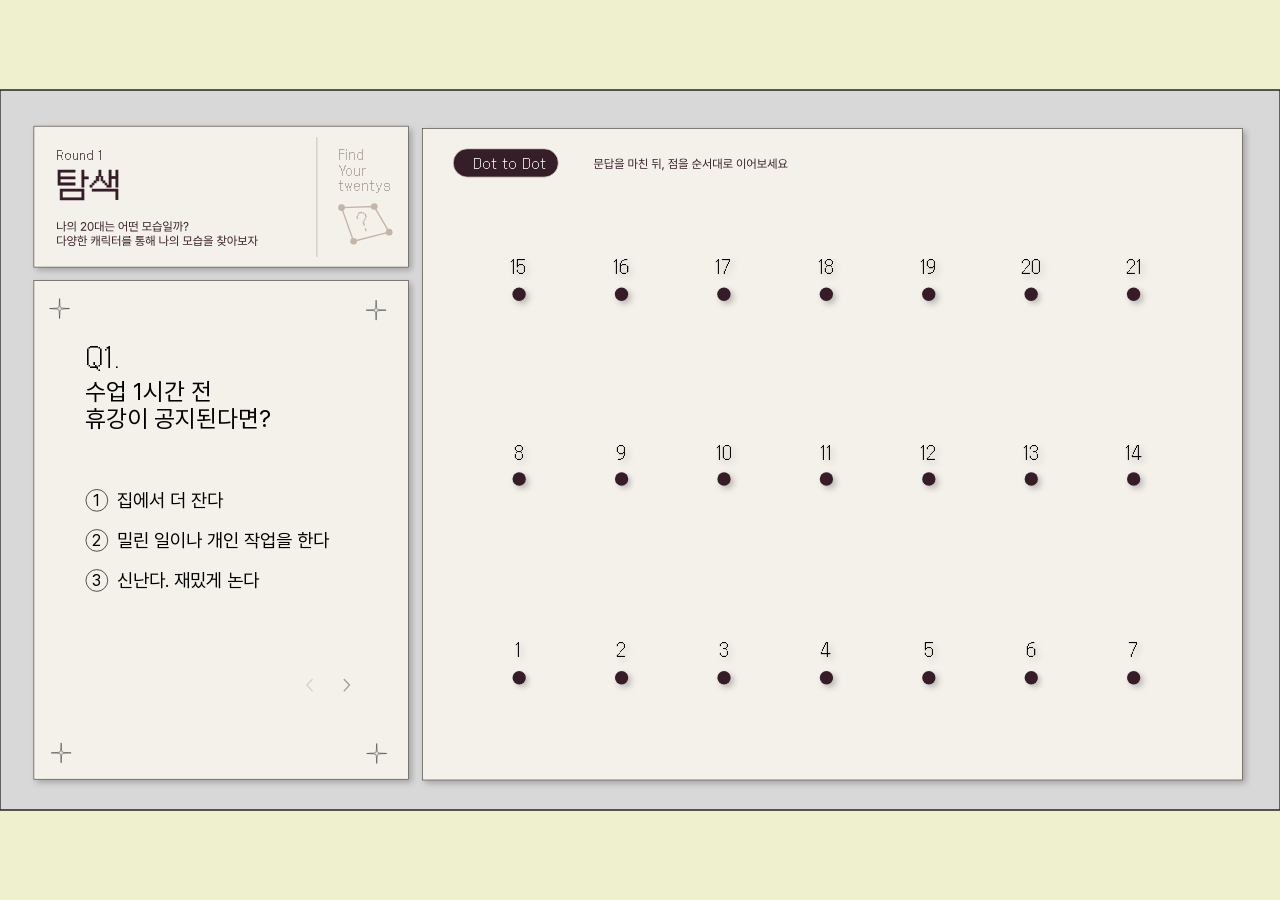
<file: index.html>
<!doctype html>
<html lang="ko"><head><meta charset="utf-8"><meta name="viewport" content="width=device-width, initial-scale=1"><title>My First Home</title><style>html,body,iframe{width:100%;height:100%;margin:0;border:0;display:block;overflow:hidden}body{background:white}</style></head><body><iframe id="stage" title="My First Home"></iframe><script type="module">
import { installHeldPieceAppearance } from './shared/held-piece.js';
import { installStageNavigation } from './shared/stage-navigation.js';
const frame = document.querySelector('#stage');
frame.addEventListener('load', () => {
  if (frame.dataset.stage === 'round2') return;
  installHeldPieceAppearance(frame.contentDocument);
  if (frame.dataset.stage === '1') installStageNavigation(frame.contentDocument, () => {
    const url = new URL(location.href);
    url.searchParams.set('stage', '2');
    history.pushState(null, '', url);
    showStage();
  });
});
function showStage() {
  const params = new URL(location.href).searchParams;
  const requestedRound = params.get('round');
  const legacyStage = !requestedRound && ['1', '2'].includes(params.get('stage'));
  if (!legacyStage) {
    const round = ['2', '3'].includes(requestedRound) ? requestedRound : '1';
    const requestedRoom = params.get('room') === 'wooki' ? 'workki' : params.get('room');
    const room = ['workki', 'zibi', 'eddie'].includes(requestedRoom) ? requestedRoom : 'workki';
    const target = new URL('round2/index.html', location.href);
    target.searchParams.set('round', round);
    if (round !== '1') target.searchParams.set('room', room);
    frame.dataset.stage = 'round2';
    frame.contentWindow.location.replace(target);
    document.title = round === '1' ? 'Round 1 탐색 — Twentys' : `${{ workki: '왈끼', zibi: '지비지기', eddie: '에디' }[room]} · Round ${round} — Twentys`;
    return;
  }
  const requested = new URL(location.href).searchParams.get('stage');
  const stage = requested === '1' ? 1 : 2;
  // The host owns the round history; iframe loads must not add a second entry.
  frame.contentWindow.location.replace(new URL(`stages/stage${stage}/index.html`, location.href));
  frame.dataset.stage = stage;
  document.title = `${stage === 1 ? '독립' : '경험과 성장'} — My First Home`;
}
window.addEventListener('popstate', showStage);
showStage();
</script></body></html>
</file>
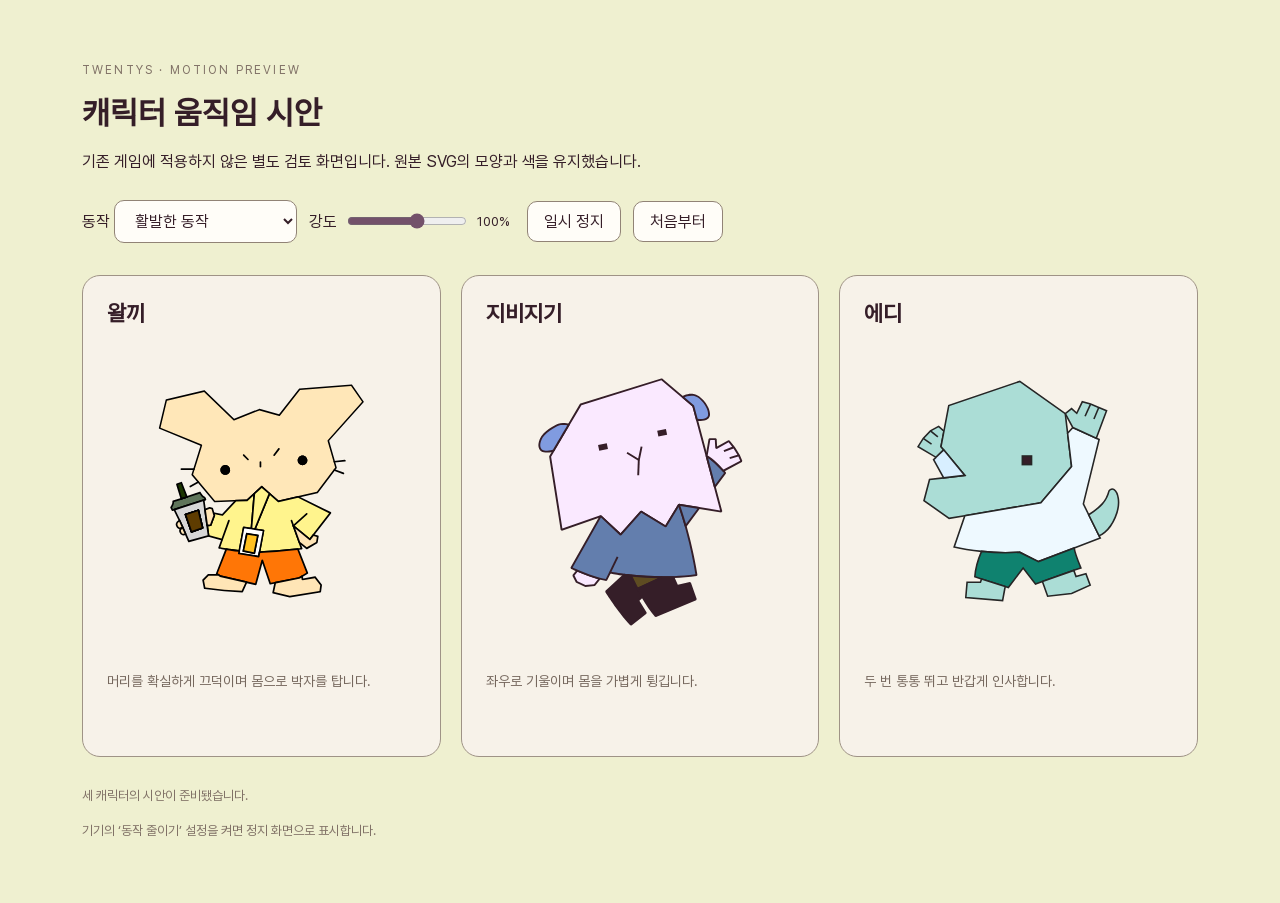
<file: motion-preview/index.html>
<!doctype html><html lang="ko"><head><meta charset="UTF-8"><meta name="viewport" content="width=device-width,initial-scale=1"><title>캐릭터 움직임 시안 — Twentys</title><link rel="stylesheet" href="styles.css"></head><body><main><header><p class="eyebrow">TWENTYS · MOTION PREVIEW</p><h1>캐릭터 움직임 시안</h1><p>기존 게임에 적용하지 않은 별도 검토 화면입니다. 원본 SVG의 모양과 색을 유지했습니다.</p><div class="controls"><label>동작 <select id="mode"><option value="active">활발한 동작</option><option value="both">부드러운 기본</option><option value="nod">끄덕임 / 가벼운 인사</option><option value="sway">몸 흔들림</option></select></label><label class="strength">강도 <input id="strength" type="range" min="40" max="140" step="10" value="100"><output id="strength-value">100%</output></label><button id="play">일시 정지</button><button id="reset">처음부터</button></div></header><section class="cards" aria-label="캐릭터 시안"><article data-room="workki"><h2>왈끼</h2><div class="art"></div><p>머리를 확실하게 끄덕이며 몸으로 박자를 탑니다.</p></article><article data-room="zibi"><h2>지비지기</h2><div class="art"></div><p>좌우로 기울이며 몸을 가볍게 튕깁니다.</p></article><article data-room="eddie"><h2>에디</h2><div class="art"></div><p>두 번 통통 뛰고 반갑게 인사합니다.</p></article></section><p id="status" role="status">원본 캐릭터를 불러오는 중…</p><p class="note">기기의 ‘동작 줄이기’ 설정을 켜면 정지 화면으로 표시합니다.</p></main><script type="module" src="preview.js"></script></body></html>
</file>
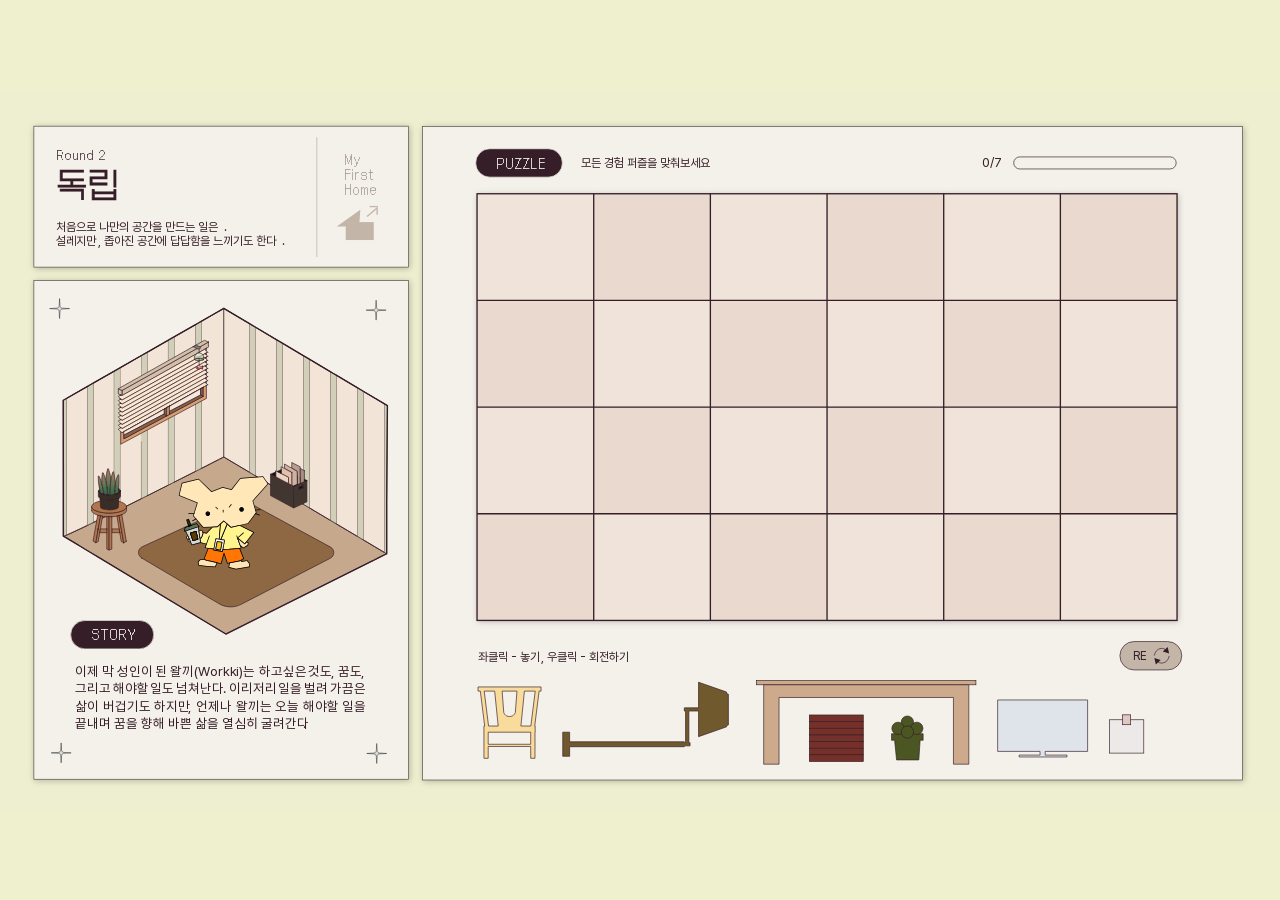
<file: round2/index.html>
<!doctype html>
<html lang="ko"><head><meta charset="utf-8"><meta name="viewport" content="width=device-width, initial-scale=1"><title>Twentys — 나를 알아가는 시간</title><link rel="stylesheet" href="./shared/styles.css"><link rel="preload" href="./assets/fonts/Pretendard-Regular.woff2" as="font" type="font/woff2" crossorigin><link rel="preload" href="./assets/fonts/Galmuri14.woff2" as="font" type="font/woff2" crossorigin></head><body><main id="game" aria-label="Twentys"><p id="loading" role="status">화면을 준비하고 있어요.</p></main><script type="module" src="./shared/entry.js"></script></body></html>
</file>
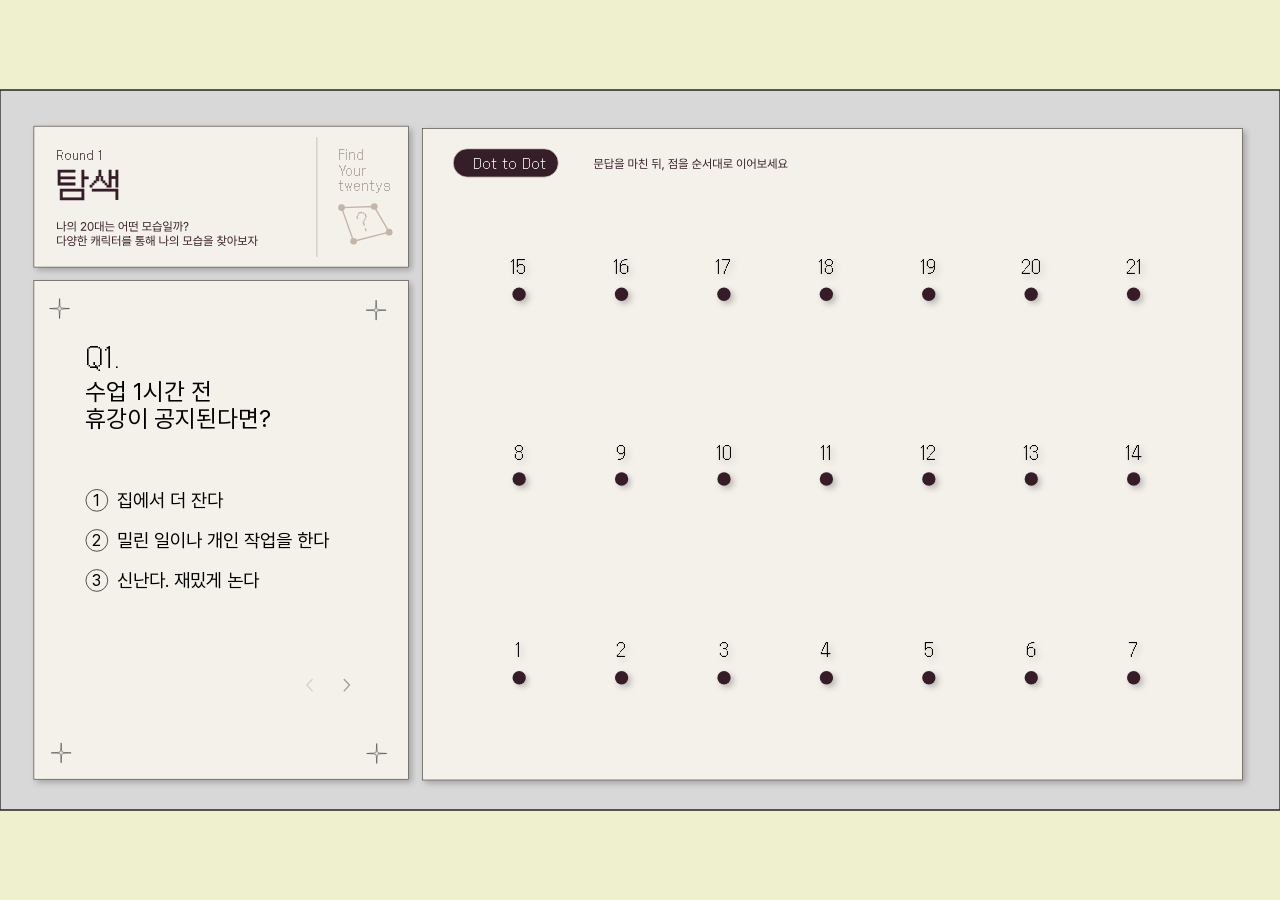
<file: round2/round1/index.html>
<!doctype html><html lang="ko"><head><meta charset="utf-8"><meta name="viewport" content="width=device-width,initial-scale=1"><title>Round 1 — Twentys</title><link rel="stylesheet" href="../shared/styles.css"></head><body><main id="game"><p id="loading">화면을 준비하고 있어요.</p></main><script type="module" src="./app.js"></script></body></html>
</file>
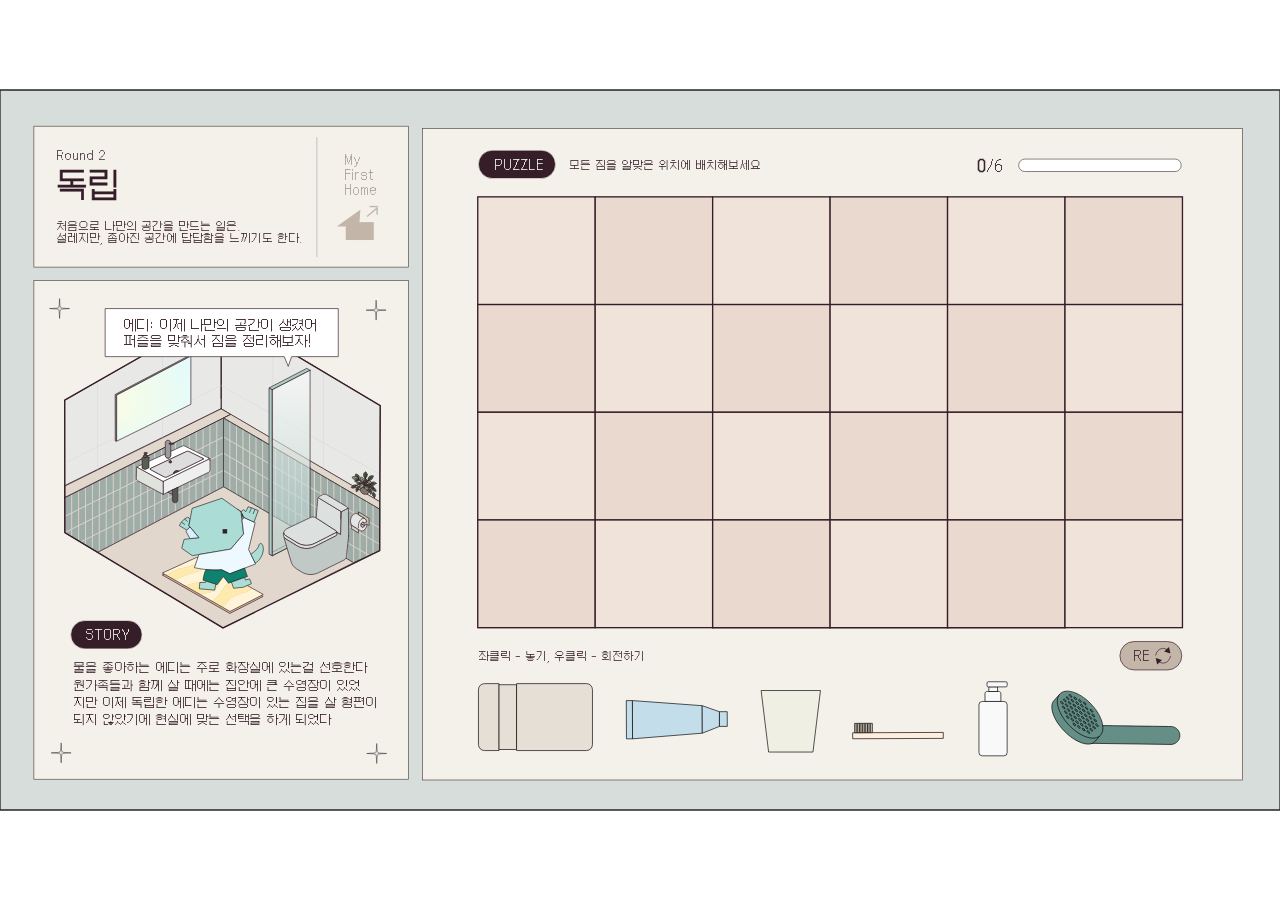
<file: stages/stage1/index.html>
<!doctype html>
<html lang="ko"><head><meta charset="utf-8"><meta name="viewport" content="width=device-width, initial-scale=1">
<meta name="theme-color" content="#d7dddb"><title>독립 — My First Home</title>
<link rel="icon" href="assets/svg/home-mark.svg" type="image/svg+xml">
<link rel="preload" href="assets/fonts/Galmuri14.woff2" as="font" type="font/woff2" crossorigin>
<link rel="stylesheet" href="styles.css"><script type="module" src="js/app.js"></script>
</head><body><main id="game"><svg xmlns="http://www.w3.org/2000/svg" xmlns:xlink="http://www.w3.org/1999/xlink" id="game-svg" viewBox="1 637.71 1920 1080" aria-label="My First Home — Round 2 독립"><defs><style>
      .cls-1, .cls-2, .cls-3, .cls-4, .cls-5, .cls-6, .cls-7, .cls-8, .cls-9, .cls-10, .cls-11, .cls-12, .cls-13, .cls-14, .cls-15, .cls-16, .cls-17, .cls-18, .cls-19, .cls-20, .cls-21, .cls-22, .cls-23, .cls-24, .cls-25, .cls-26, .cls-27, .cls-28, .cls-29, .cls-30, .cls-31, .cls-32, .cls-33, .cls-34, .cls-35, .cls-36, .cls-37, .cls-38, .cls-39, .cls-40, .cls-41, .cls-42, .cls-43, .cls-44, .cls-45, .cls-46, .cls-47, .cls-48, .cls-49, .cls-50, .cls-51, .cls-52, .cls-53, .cls-54, .cls-55, .cls-56, .cls-57, .cls-58, .cls-59, .cls-60, .cls-61, .cls-62, .cls-63, .cls-64, .cls-65, .cls-66, .cls-67, .cls-68, .cls-69, .cls-70, .cls-71, .cls-72, .cls-73, .cls-74, .cls-75, .cls-76, .cls-77, .cls-78, .cls-79, .cls-80, .cls-81, .cls-82, .cls-83, .cls-84, .cls-85, .cls-86, .cls-87, .cls-88, .cls-89, .cls-90, .cls-91, .cls-92, .cls-93, .cls-94, .cls-95, .cls-96, .cls-97 {
        stroke: #351e28;
      }

      .cls-1, .cls-4, .cls-6, .cls-9, .cls-13, .cls-98, .cls-15, .cls-99, .cls-100, .cls-30, .cls-101, .cls-102, .cls-103, .cls-104, .cls-37, .cls-43, .cls-44, .cls-105, .cls-106, .cls-49, .cls-52, .cls-107, .cls-108, .cls-109, .cls-60, .cls-110, .cls-62, .cls-111, .cls-112, .cls-113, .cls-114, .cls-115, .cls-67, .cls-116, .cls-117, .cls-118, .cls-83, .cls-119, .cls-120, .cls-121, .cls-122, .cls-86, .cls-123, .cls-124, .cls-125, .cls-126, .cls-127, .cls-128, .cls-94, .cls-129, .cls-130, .cls-131, .cls-132, .cls-133, .cls-97, .cls-134 {
        stroke-miterlimit: 10;
      }

      .cls-1, .cls-8 {
        fill: #e2d7cc;
      }

      .cls-2 {
        fill: #efceb1;
      }

      .cls-2, .cls-3, .cls-5, .cls-7, .cls-8, .cls-10, .cls-11, .cls-12, .cls-135, .cls-14, .cls-16, .cls-17, .cls-18, .cls-19, .cls-20, .cls-136, .cls-21, .cls-22, .cls-23, .cls-24, .cls-25, .cls-26, .cls-27, .cls-28, .cls-29, .cls-31, .cls-32, .cls-33, .cls-34, .cls-35, .cls-36, .cls-38, .cls-137, .cls-39, .cls-40, .cls-41, .cls-138, .cls-42, .cls-45, .cls-46, .cls-47, .cls-48, .cls-50, .cls-51, .cls-53, .cls-54, .cls-55, .cls-56, .cls-57, .cls-58, .cls-59, .cls-61, .cls-63, .cls-64, .cls-65, .cls-66, .cls-68, .cls-69, .cls-70, .cls-71, .cls-72, .cls-73, .cls-74, .cls-75, .cls-76, .cls-77, .cls-78, .cls-79, .cls-80, .cls-81, .cls-82, .cls-84, .cls-139, .cls-85, .cls-140, .cls-87, .cls-88, .cls-89, .cls-90, .cls-91, .cls-92, .cls-93, .cls-95, .cls-96 {
        stroke-linejoin: round;
      }

      .cls-2, .cls-3, .cls-5, .cls-7, .cls-8, .cls-11, .cls-12, .cls-135, .cls-14, .cls-16, .cls-17, .cls-18, .cls-19, .cls-20, .cls-136, .cls-21, .cls-22, .cls-23, .cls-24, .cls-25, .cls-26, .cls-27, .cls-28, .cls-29, .cls-31, .cls-34, .cls-35, .cls-36, .cls-38, .cls-39, .cls-41, .cls-138, .cls-42, .cls-45, .cls-46, .cls-47, .cls-48, .cls-50, .cls-51, .cls-53, .cls-54, .cls-55, .cls-57, .cls-58, .cls-59, .cls-61, .cls-63, .cls-65, .cls-66, .cls-68, .cls-69, .cls-70, .cls-71, .cls-72, .cls-73, .cls-75, .cls-76, .cls-77, .cls-78, .cls-79, .cls-80, .cls-81, .cls-82, .cls-84, .cls-140, .cls-87, .cls-88, .cls-89, .cls-90, .cls-91, .cls-92, .cls-93, .cls-95 {
        stroke-linecap: round;
      }

      .cls-141, .cls-16, .cls-136, .cls-138, .cls-105, .cls-48, .cls-49, .cls-62, .cls-64, .cls-120, .cls-140, .cls-128, .cls-133 {
        fill: none;
      }

      .cls-3 {
        fill: #d89d71;
      }

      .cls-4 {
        fill: #ead9ce;
      }

      .cls-4, .cls-13, .cls-98, .cls-15, .cls-99, .cls-100, .cls-30, .cls-101, .cls-102, .cls-104, .cls-40, .cls-43, .cls-105, .cls-49, .cls-110, .cls-112, .cls-74, .cls-118, .cls-120, .cls-139, .cls-121, .cls-122, .cls-126, .cls-127, .cls-131, .cls-132, .cls-97, .cls-134 {
        stroke-width: 2px;
      }

      .cls-5 {
        fill: #edefe8;
      }

      .cls-6 {
        fill: #fff4eb;
      }

      .cls-7 {
        fill: url(#_무제_그라디언트_988);
      }

      .cls-7, .cls-68, .cls-69, .cls-70, .cls-71, .cls-88, .cls-89, .cls-90 {
        fill-opacity: .3;
      }

      .cls-9 {
        fill: #d3af92;
      }

      .cls-10, .cls-142, .cls-52, .cls-107, .cls-97 {
        fill: #f4f0ea;
      }

      .cls-143 {
        fill: #a3978d;
        font-size: 17px;
      }

      .cls-143, .cls-144, .cls-145, .cls-146, .cls-147, .cls-148, .cls-149, .cls-150, .cls-151 {
        font-family: Galmuri14-Regular, Galmuri14;
      }

      .cls-11 {
        fill: #acccc6;
      }

      .cls-12 {
        fill: #d6885c;
      }

      .cls-13 {
        fill: #f8fffd;
      }

      .cls-135 {
        fill: #9fada8;
        stroke: #e2d7cc;
      }

      .cls-14 {
        fill: #50726b;
      }

      .cls-98, .cls-99, .cls-100, .cls-103, .cls-137, .cls-110, .cls-111, .cls-113, .cls-117, .cls-118, .cls-139, .cls-122, .cls-125, .cls-130, .cls-131, .cls-132, .cls-134 {
        stroke: #262626;
      }

      .cls-98, .cls-137, .cls-74, .cls-119, .cls-139, .cls-152 {
        fill: #d7dddb;
      }

      .cls-15 {
        fill: #ffefca;
      }

      .cls-99, .cls-103 {
        fill: #abddd6;
      }

      .cls-17 {
        fill: url(#_무제_그라디언트_988-6);
      }

      .cls-18 {
        fill: url(#_무제_그라디언트_988-8);
      }

      .cls-19 {
        fill: url(#_무제_그라디언트_988-2);
      }

      .cls-20 {
        fill: url(#_무제_그라디언트_988-4);
      }

      .cls-136 {
        stroke: #a8a8a8;
      }

      .cls-21 {
        fill: url(#_무제_그라디언트_138-4);
      }

      .cls-22 {
        fill: url(#_무제_그라디언트_138-6);
      }

      .cls-23 {
        fill: url(#_무제_그라디언트_138-2);
      }

      .cls-24 {
        fill: url(#_무제_그라디언트_138-3);
      }

      .cls-25 {
        fill: url(#_무제_그라디언트_138-8);
      }

      .cls-26 {
        fill: url(#_무제_그라디언트_138-5);
      }

      .cls-27 {
        fill: url(#_무제_그라디언트_138-7);
      }

      .cls-28 {
        fill: #9b9b9b;
      }

      .cls-100, .cls-123, .cls-153, .cls-145, .cls-146, .cls-147, .cls-148, .cls-149, .cls-150, .cls-130, .cls-151 {
        fill: #351e28;
      }

      .cls-29 {
        fill: #486042;
      }

      .cls-30 {
        fill: #a9edd8;
      }

      .cls-31 {
        fill: #c1c9c7;
      }

      .cls-32 {
        fill: #9e9b78;
      }

      .cls-101, .cls-102, .cls-104, .cls-138, .cls-106, .cls-109, .cls-112, .cls-114, .cls-115, .cls-116, .cls-120, .cls-121, .cls-124, .cls-126, .cls-127, .cls-129 {
        stroke: #000;
      }

      .cls-101, .cls-36, .cls-115 {
        fill: #e5dfd6;
      }

      .cls-102, .cls-50, .cls-124 {
        fill: #648e86;
      }

      .cls-104, .cls-129 {
        fill: #c3deea;
      }

      .cls-33 {
        fill: #d6b49a;
      }

      .cls-34 {
        fill: #dae2d7;
      }

      .cls-35 {
        fill: #3e605a;
      }

      .cls-37, .cls-154 {
        fill: #c4b5a9;
      }

      .cls-38 {
        fill: #b2a094;
      }

      .cls-137 {
        stroke-width: .75px;
      }

      .cls-39 {
        fill: #563422;
      }

      .cls-40, .cls-108, .cls-109, .cls-155, .cls-72, .cls-144, .cls-125, .cls-94, .cls-134 {
        fill: #fff;
      }

      .cls-41 {
        fill: #90b286;
      }

      .cls-42 {
        fill: url(#_무제_그라디언트_138);
      }

      .cls-43 {
        fill: #efe3da;
      }

      .cls-156 {
        isolation: isolate;
      }

      .cls-45 {
        fill: #43544e;
      }

      .cls-105 {
        stroke: #c4b5a9;
      }

      .cls-46 {
        fill: #efefef;
      }

      .cls-157 {
        fill: #fff4d7;
      }

      .cls-158 {
        clip-path: url(#clippath-17);
      }

      .cls-159 {
        clip-path: url(#clippath-19);
      }

      .cls-160 {
        clip-path: url(#clippath-16);
      }

      .cls-161 {
        clip-path: url(#clippath-10);
      }

      .cls-162 {
        clip-path: url(#clippath-15);
      }

      .cls-163 {
        clip-path: url(#clippath-13);
      }

      .cls-164 {
        clip-path: url(#clippath-14);
      }

      .cls-165 {
        clip-path: url(#clippath-12);
      }

      .cls-166 {
        clip-path: url(#clippath-31);
      }

      .cls-167 {
        clip-path: url(#clippath-33);
      }

      .cls-168 {
        clip-path: url(#clippath-34);
      }

      .cls-169 {
        clip-path: url(#clippath-35);
      }

      .cls-170 {
        clip-path: url(#clippath-30);
      }

      .cls-171 {
        clip-path: url(#clippath-36);
      }

      .cls-172 {
        clip-path: url(#clippath-37);
      }

      .cls-173 {
        clip-path: url(#clippath-38);
      }

      .cls-174 {
        clip-path: url(#clippath-27);
      }

      .cls-175 {
        clip-path: url(#clippath-29);
      }

      .cls-176 {
        clip-path: url(#clippath-26);
      }

      .cls-177 {
        clip-path: url(#clippath-28);
      }

      .cls-178 {
        clip-path: url(#clippath-20);
      }

      .cls-179 {
        clip-path: url(#clippath-21);
      }

      .cls-180 {
        clip-path: url(#clippath-22);
      }

      .cls-181 {
        clip-path: url(#clippath-23);
      }

      .cls-182 {
        clip-path: url(#clippath-24);
      }

      .cls-183 {
        clip-path: url(#clippath-41);
      }

      .cls-184 {
        clip-path: url(#clippath-42);
      }

      .cls-185 {
        clip-path: url(#clippath-43);
      }

      .cls-186 {
        clip-path: url(#clippath-40);
      }

      .cls-47 {
        fill: #565656;
      }

      .cls-106, .cls-127 {
        fill: #f9f9f9;
      }

      .cls-48 {
        stroke-width: 5px;
      }

      .cls-187 {
        clip-path: url(#clippath-3);
      }

      .cls-188 {
        clip-path: url(#clippath-9);
      }

      .cls-189 {
        clip-path: url(#clippath-5);
      }

      .cls-51 {
        fill: #fff7d4;
      }

      .cls-53 {
        fill: #e5d0b7;
      }

      .cls-54 {
        fill: #d89a7c;
      }

      .cls-107, .cls-108, .cls-119, .cls-128 {
        stroke: #514840;
      }

      .cls-190, .cls-148 {
        font-size: 16px;
      }

      .cls-55 {
        fill: #bcb2a4;
      }

      .cls-191 {
        letter-spacing: 0em;
      }

      .cls-56 {
        fill: #c6c5b0;
      }

      .cls-57 {
        fill: #849b88;
      }

      .cls-58 {
        fill: #7f756e;
      }

      .cls-59, .cls-96 {
        fill: #e5e5e5;
      }

      .cls-60 {
        fill: #f4e8d3;
      }

      .cls-61 {
        fill: #e8e8e6;
      }

      .cls-110, .cls-111 {
        fill: #0f826f;
      }

      .cls-112 {
        fill: #dbcebf;
      }

      .cls-63 {
        fill: #e0e2dc;
      }

      .cls-113, .cls-118 {
        fill: #eef9ff;
      }

      .cls-114, .cls-126 {
        fill: #ffeede;
      }

      .cls-65 {
        fill: #7b9a9b;
      }

      .cls-66 {
        fill: #bfbfbf;
      }

      .cls-67 {
        fill: #8194a3;
      }

      .cls-116, .cls-121 {
        fill: #efefe4;
      }

      .cls-68 {
        fill: url(#_무제_그라디언트_988-9);
      }

      .cls-69 {
        fill: url(#_무제_그라디언트_988-5);
      }

      .cls-70 {
        fill: url(#_무제_그라디언트_988-7);
      }

      .cls-71 {
        fill: url(#_무제_그라디언트_988-3);
      }

      .cls-73 {
        fill: #c1b6ae;
      }

      .cls-117, .cls-132 {
        fill: #d8efff;
      }

      .cls-75 {
        fill: #ddd;
      }

      .cls-76 {
        fill: url(#_무제_그라디언트_988-12);
      }

      .cls-77 {
        fill: url(#_무제_그라디언트_988-14);
      }

      .cls-78 {
        fill: url(#_무제_그라디언트_988-16);
      }

      .cls-79 {
        fill: url(#_무제_그라디언트_988-10);
      }

      .cls-80 {
        fill: #dce0df;
      }

      .cls-81 {
        fill: #beddb3;
      }

      .cls-82 {
        fill: #c0cdce;
      }

      .cls-83 {
        font-size: 48px;
      }

      .cls-84 {
        fill: #e8eaea;
      }

      .cls-85 {
        fill: #ddddd3;
      }

      .cls-122 {
        fill: #a8a8a8;
      }

      .cls-144, .cls-147 {
        font-size: 18px;
      }

      .cls-86 {
        fill: #e2bb9a;
      }

      .cls-123 {
        stroke: #f4f0ea;
      }

      .cls-192 {
        letter-spacing: -.13em;
      }

      .cls-193 {
        letter-spacing: -.13em;
      }

      .cls-140 {
        stroke: #dbdbdb;
      }

      .cls-87 {
        fill: #fffee3;
      }

      .cls-194 {
        fill: #262626;
        mix-blend-mode: multiply;
        opacity: .57;
      }

      .cls-88 {
        fill: url(#_무제_그라디언트_988-13);
      }

      .cls-89 {
        fill: url(#_무제_그라디언트_988-11);
      }

      .cls-90 {
        fill: url(#_무제_그라디언트_988-15);
      }

      .cls-145 {
        font-size: 20px;
      }

      .cls-146 {
        font-size: 16.58px;
      }

      .cls-91 {
        fill: #566053;
      }

      .cls-149 {
        font-size: 25.71px;
      }

      .cls-150 {
        font-size: 25.49px;
      }

      .cls-92 {
        fill: #b3c1ae;
      }

      .cls-93 {
        fill: #d1d1cf;
      }

      .cls-195 {
        fill: #ffeaae;
      }

      .cls-131 {
        fill: #3d464c;
      }

      .cls-95 {
        fill: #b0d1ca;
      }

      .cls-133 {
        stroke: #afacaa;
      }
    </style>
    <linearGradient id="_무제_그라디언트_988" data-name="무제 그라디언트 988" x1="404.58" y1="2460.36" x2="466.1" y2="2460.36" gradientUnits="userSpaceOnUse">
      <stop offset="0" stop-color="#acccc6" stop-opacity=".6" />
      <stop offset="1" stop-color="#fcfdfd" stop-opacity=".6" />
      <stop offset="1" stop-color="#fff" stop-opacity="0" />
    </linearGradient>
    <linearGradient id="_무제_그라디언트_988-2" data-name="무제 그라디언트 988" x1="437.79" y1="2476.17" x2="437.79" y2="2198.12" xlink:href="#_무제_그라디언트_988" />
    <radialGradient id="_무제_그라디언트_138" data-name="무제 그라디언트 138" cx="231.65" cy="2240.69" fx="136.69" fy="2240.69" r="94.98" gradientUnits="userSpaceOnUse">
      <stop offset="0" stop-color="#fffcdf" />
      <stop offset="1" stop-color="#dffbff" />
    </radialGradient>
    <radialGradient id="_무제_그라디언트_138-2" data-name="무제 그라디언트 138" cx="1073.3" cy="132.78" fx="978.34" fy="132.78" r="94.98" xlink:href="#_무제_그라디언트_138" />
    <linearGradient id="_무제_그라디언트_988-3" data-name="무제 그라디언트 988" x1="1246.23" y1="352.45" x2="1307.75" y2="352.45" xlink:href="#_무제_그라디언트_988" />
    <linearGradient id="_무제_그라디언트_988-4" data-name="무제 그라디언트 988" x1="1279.45" y1="368.27" x2="1279.45" y2="90.22" xlink:href="#_무제_그라디언트_988" />
    <clipPath id="clippath-3">
      <polygon class="cls-141" points="893.8 2099.55 893.8 2261.1 893.8 2422.65 893.8 2584.2 1069.98 2584.2 1069.98 2422.65 1069.98 2261.1 1069.98 2099.55 893.8 2099.55" />
    </clipPath>
    <clipPath id="clippath-5">
      <polygon class="cls-141" points="1598.5 1938 1422.33 1938 1422.33 2099.55 1598.5 2099.55 1774.68 2099.55 1774.68 1938 1598.5 1938" />
    </clipPath>
    <linearGradient id="_무제_그라디언트_988-5" data-name="무제 그라디언트 988" y1="1320.36" y2="1320.36" xlink:href="#_무제_그라디언트_988" />
    <linearGradient id="_무제_그라디언트_988-6" data-name="무제 그라디언트 988" x1="437.79" y1="1336.17" x2="437.79" y2="1058.12" xlink:href="#_무제_그라디언트_988" />
    <radialGradient id="_무제_그라디언트_138-3" data-name="무제 그라디언트 138" cy="1100.69" fy="1100.69" xlink:href="#_무제_그라디언트_138" />
    <linearGradient id="_무제_그라디언트_988-7" data-name="무제 그라디언트 988" y1="3600.36" y2="3600.36" xlink:href="#_무제_그라디언트_988" />
    <linearGradient id="_무제_그라디언트_988-8" data-name="무제 그라디언트 988" x1="437.79" y1="3616.17" x2="437.79" y2="3338.12" xlink:href="#_무제_그라디언트_988" />
    <radialGradient id="_무제_그라디언트_138-4" data-name="무제 그라디언트 138" cy="3380.69" fx="136.69" fy="3380.69" r="94.98" xlink:href="#_무제_그라디언트_138" />
    <clipPath id="clippath-9">
      <polygon class="cls-141" points="717.63 3239.55 717.63 3401.1 717.63 3562.65 717.63 3724.2 893.8 3724.2 893.8 3562.65 893.8 3401.1 893.8 3239.55 717.63 3239.55" />
    </clipPath>
    <clipPath id="clippath-10">
      <polygon class="cls-141" points="893.8 3239.55 893.8 3401.1 893.8 3562.65 893.8 3724.2 1069.98 3724.2 1069.98 3562.65 1069.98 3401.1 1069.98 3239.55 893.8 3239.55" />
    </clipPath>
    <clipPath id="clippath-12">
      <polygon class="cls-141" points="1246.15 3078 1069.98 3078 893.8 3078 717.63 3078 717.63 3239.55 893.8 3239.55 1069.98 3239.55 1069.98 3401.1 1246.15 3401.1 1422.33 3401.1 1422.33 3239.55 1422.33 3078 1246.15 3078" />
    </clipPath>
    <clipPath id="clippath-13">
      <polygon class="cls-141" points="1598.5 3078 1422.33 3078 1422.33 3239.55 1598.5 3239.55 1774.68 3239.55 1774.68 3078 1598.5 3078" />
    </clipPath>
    <clipPath id="clippath-14">
      <polygon class="cls-141" points="1246.15 3401.1 1069.98 3401.1 1069.98 3562.65 1069.98 3724.2 1246.15 3724.2 1422.33 3724.2 1422.33 3562.65 1422.33 3401.1 1246.15 3401.1" />
    </clipPath>
    <clipPath id="clippath-15">
      <polygon class="cls-141" points="1598.5 3239.55 1422.33 3239.55 1422.33 3401.1 1422.33 3562.65 1422.33 3724.2 1598.5 3724.2 1774.68 3724.2 1774.68 3562.65 1774.68 3401.1 1774.68 3239.55 1598.5 3239.55" />
    </clipPath>
    <linearGradient id="_무제_그라디언트_988-9" data-name="무제 그라디언트 988" y1="7020.36" y2="7020.36" xlink:href="#_무제_그라디언트_988" />
    <linearGradient id="_무제_그라디언트_988-10" data-name="무제 그라디언트 988" x1="437.79" y1="7036.17" x2="437.79" y2="6758.12" xlink:href="#_무제_그라디언트_988" />
    <radialGradient id="_무제_그라디언트_138-5" data-name="무제 그라디언트 138" cy="6800.69" fx="136.69" fy="6800.69" r="94.98" xlink:href="#_무제_그라디언트_138" />
    <clipPath id="clippath-16">
      <polygon class="cls-141" points="717.63 6659.55 717.63 6821.1 717.63 6982.65 717.63 7144.2 893.8 7144.2 893.8 6982.65 893.8 6821.1 893.8 6659.55 717.63 6659.55" />
    </clipPath>
    <clipPath id="clippath-17">
      <polygon class="cls-141" points="893.8 6659.55 893.8 6821.1 893.8 6982.65 893.8 7144.2 1069.98 7144.2 1069.98 6982.65 1069.98 6821.1 1069.98 6659.55 893.8 6659.55" />
    </clipPath>
    <clipPath id="clippath-19">
      <polygon class="cls-141" points="1246.15 6498 1069.98 6498 893.8 6498 717.63 6498 717.63 6659.55 893.8 6659.55 1069.98 6659.55 1069.98 6821.1 1246.15 6821.1 1422.33 6821.1 1422.33 6659.55 1422.33 6498 1246.15 6498" />
    </clipPath>
    <clipPath id="clippath-20">
      <polygon class="cls-141" points="1598.5 6498 1422.33 6498 1422.33 6659.55 1598.5 6659.55 1774.68 6659.55 1774.68 6498 1598.5 6498" />
    </clipPath>
    <clipPath id="clippath-21">
      <polygon class="cls-141" points="1246.15 6821.1 1069.98 6821.1 1069.98 6982.65 1069.98 7144.2 1246.15 7144.2 1422.33 7144.2 1422.33 6982.65 1422.33 6821.1 1246.15 6821.1" />
    </clipPath>
    <clipPath id="clippath-22">
      <polygon class="cls-141" points="1598.5 6659.55 1422.33 6659.55 1422.33 6821.1 1422.33 6982.65 1422.33 7144.2 1598.5 7144.2 1774.68 7144.2 1774.68 6982.65 1774.68 6821.1 1774.68 6659.55 1598.5 6659.55" />
    </clipPath>
    <linearGradient id="_무제_그라디언트_988-11" data-name="무제 그라디언트 988" y1="7020.36" y2="7020.36" xlink:href="#_무제_그라디언트_988" />
    <linearGradient id="_무제_그라디언트_988-12" data-name="무제 그라디언트 988" x1="437.79" y1="7036.17" x2="437.79" y2="6758.12" xlink:href="#_무제_그라디언트_988" />
    <radialGradient id="_무제_그라디언트_138-6" data-name="무제 그라디언트 138" cy="6800.69" fx="136.69" fy="6800.69" r="94.98" xlink:href="#_무제_그라디언트_138" />
    <clipPath id="clippath-23">
      <polygon class="cls-141" points="717.63 6659.55 717.63 6821.1 717.63 6982.65 717.63 7144.2 893.8 7144.2 893.8 6982.65 893.8 6821.1 893.8 6659.55 717.63 6659.55" />
    </clipPath>
    <clipPath id="clippath-24">
      <polygon class="cls-141" points="893.8 6659.55 893.8 6821.1 893.8 6982.65 893.8 7144.2 1069.98 7144.2 1069.98 6982.65 1069.98 6821.1 1069.98 6659.55 893.8 6659.55" />
    </clipPath>
    <clipPath id="clippath-26">
      <polygon class="cls-141" points="1246.15 6498 1069.98 6498 893.8 6498 717.63 6498 717.63 6659.55 893.8 6659.55 1069.98 6659.55 1069.98 6821.1 1246.15 6821.1 1422.33 6821.1 1422.33 6659.55 1422.33 6498 1246.15 6498" />
    </clipPath>
    <clipPath id="clippath-27">
      <polygon class="cls-141" points="1598.5 6498 1422.33 6498 1422.33 6659.55 1598.5 6659.55 1774.68 6659.55 1774.68 6498 1598.5 6498" />
    </clipPath>
    <clipPath id="clippath-28">
      <polygon class="cls-141" points="1246.15 6821.1 1069.98 6821.1 1069.98 6982.65 1069.98 7144.2 1246.15 7144.2 1422.33 7144.2 1422.33 6982.65 1422.33 6821.1 1246.15 6821.1" />
    </clipPath>
    <clipPath id="clippath-29">
      <polygon class="cls-141" points="1598.5 6659.55 1422.33 6659.55 1422.33 6821.1 1422.33 6982.65 1422.33 7144.2 1598.5 7144.2 1774.68 7144.2 1774.68 6982.65 1774.68 6821.1 1774.68 6659.55 1598.5 6659.55" />
    </clipPath>
    <linearGradient id="_무제_그라디언트_988-13" data-name="무제 그라디언트 988" y1="7020.36" y2="7020.36" xlink:href="#_무제_그라디언트_988" />
    <linearGradient id="_무제_그라디언트_988-14" data-name="무제 그라디언트 988" x1="437.79" y1="7036.17" x2="437.79" y2="6758.12" xlink:href="#_무제_그라디언트_988" />
    <radialGradient id="_무제_그라디언트_138-7" data-name="무제 그라디언트 138" cy="6800.69" fx="136.69" fy="6800.69" r="94.98" xlink:href="#_무제_그라디언트_138" />
    <clipPath id="clippath-30">
      <polygon class="cls-141" points="717.63 6659.55 717.63 6821.1 717.63 6982.65 717.63 7144.2 893.8 7144.2 893.8 6982.65 893.8 6821.1 893.8 6659.55 717.63 6659.55" />
    </clipPath>
    <clipPath id="clippath-31">
      <polygon class="cls-141" points="893.8 6659.55 893.8 6821.1 893.8 6982.65 893.8 7144.2 1069.98 7144.2 1069.98 6982.65 1069.98 6821.1 1069.98 6659.55 893.8 6659.55" />
    </clipPath>
    <clipPath id="clippath-33">
      <polygon class="cls-141" points="1246.15 6498 1069.98 6498 893.8 6498 717.63 6498 717.63 6659.55 893.8 6659.55 1069.98 6659.55 1069.98 6821.1 1246.15 6821.1 1422.33 6821.1 1422.33 6659.55 1422.33 6498 1246.15 6498" />
    </clipPath>
    <clipPath id="clippath-34">
      <polygon class="cls-141" points="1598.5 6498 1422.33 6498 1422.33 6659.55 1598.5 6659.55 1774.68 6659.55 1774.68 6498 1598.5 6498" />
    </clipPath>
    <clipPath id="clippath-35">
      <polygon class="cls-141" points="1246.15 6821.1 1069.98 6821.1 1069.98 6982.65 1069.98 7144.2 1246.15 7144.2 1422.33 7144.2 1422.33 6982.65 1422.33 6821.1 1246.15 6821.1" />
    </clipPath>
    <clipPath id="clippath-36">
      <polygon class="cls-141" points="1598.5 6659.55 1422.33 6659.55 1422.33 6821.1 1422.33 6982.65 1422.33 7144.2 1598.5 7144.2 1774.68 7144.2 1774.68 6982.65 1774.68 6821.1 1774.68 6659.55 1598.5 6659.55" />
    </clipPath>
    <linearGradient id="_무제_그라디언트_988-15" data-name="무제 그라디언트 988" y1="4740.36" y2="4740.36" xlink:href="#_무제_그라디언트_988" />
    <linearGradient id="_무제_그라디언트_988-16" data-name="무제 그라디언트 988" x1="437.79" y1="4756.17" x2="437.79" y2="4478.12" xlink:href="#_무제_그라디언트_988" />
    <radialGradient id="_무제_그라디언트_138-8" data-name="무제 그라디언트 138" cy="4520.69" fx="136.69" fy="4520.69" r="94.98" xlink:href="#_무제_그라디언트_138" />
    <clipPath id="clippath-37">
      <polygon class="cls-141" points="717.63 4379.55 717.63 4541.1 717.63 4702.65 717.63 4864.2 893.8 4864.2 893.8 4702.65 893.8 4541.1 893.8 4379.55 717.63 4379.55" />
    </clipPath>
    <clipPath id="clippath-38">
      <polygon class="cls-141" points="893.8 4379.55 893.8 4541.1 893.8 4702.65 893.8 4864.2 1069.98 4864.2 1069.98 4702.65 1069.98 4541.1 1069.98 4379.55 893.8 4379.55" />
    </clipPath>
    <clipPath id="clippath-40">
      <polygon class="cls-141" points="1246.15 4218 1069.98 4218 893.8 4218 717.63 4218 717.63 4379.55 893.8 4379.55 1069.98 4379.55 1069.98 4541.1 1246.15 4541.1 1422.33 4541.1 1422.33 4379.55 1422.33 4218 1246.15 4218" />
    </clipPath>
    <clipPath id="clippath-41">
      <polygon class="cls-141" points="1598.5 4218 1422.33 4218 1422.33 4379.55 1598.5 4379.55 1774.68 4379.55 1774.68 4218 1598.5 4218" />
    </clipPath>
    <clipPath id="clippath-42">
      <polygon class="cls-141" points="1246.15 4541.1 1069.98 4541.1 1069.98 4702.65 1069.98 4864.2 1246.15 4864.2 1422.33 4864.2 1422.33 4702.65 1422.33 4541.1 1246.15 4541.1" />
    </clipPath>
    <clipPath id="clippath-43">
      <polygon class="cls-141" points="1598.5 4379.55 1422.33 4379.55 1422.33 4541.1 1422.33 4702.65 1422.33 4864.2 1598.5 4864.2 1774.68 4864.2 1774.68 4702.65 1774.68 4541.1 1774.68 4379.55 1598.5 4379.55" />
    </clipPath>
    <clipPath id="progress-clip"><rect class="cls-108" x="1529.02" y="741.32" width="243.73" height="18.67" rx="9.14" ry="9.14" />
      </clipPath><g id="art-towel" transform="translate(-1422.33 -3239.55)"><g>
          <g>
            <path class="cls-101" d="M1478.83,3615.47v52.04c0,11.8,9.57,21.37,21.37,21.37h195.99c11.8,0,21.37-9.57,21.37-21.37v-52.04h-238.72Z" />
            <path class="cls-101" d="M1717.55,3552.95v-249.35c0-11.8-9.57-21.37-21.37-21.37h-195.99c-11.8,0-21.37,9.57-21.37,21.37v249.35h238.72Z" />
          </g>
          <rect class="cls-101" x="1483.06" y="3552.95" width="230.27" height="62.52" />
        </g>
      </g><g id="label-towel" transform="translate(-1422.33 -3239.55)"><text class="cls-148" transform="translate(1542.2183 3322.1059)"><tspan x="0" y="0">수건</tspan></text>
      <g>
        <polyline class="cls-16" points="1533.5 3313.54 1527.43 3318.95 1521.36 3313.54" />
        <rect class="cls-141" x="1516.94" y="3305.75" width="20.99" height="20.99" />
      </g>
      </g><g id="art-toothpaste" transform="translate(-893.8 -3239.55)"><g>
          <g>
            <polygon class="cls-104" points="1024.97 3570.94 938.81 3570.94 921.98 3352.19 1041.8 3352.19 1024.97 3570.94" />
            <rect class="cls-104" x="921.98" y="3333.16" width="119.82" height="19.03" />
            <rect class="cls-104" x="959.7" y="3624.68" width="46.2" height="24.67" />
          </g>
          <polygon class="cls-104" points="938.81 3570.94 959.7 3624.68 1005.9 3624.68 1024.97 3570.94 938.81 3570.94" />
        </g>
        </g><g id="label-toothpaste" transform="translate(-893.8 -3239.55)"><text class="cls-148" transform="translate(974.8958 3393.1147)"><tspan x="0" y="0">치약</tspan></text>
      <g>
        <polyline class="cls-16" points="965.98 3384.55 959.91 3389.96 953.84 3384.55" />
        <rect class="cls-141" x="949.41" y="3376.76" width="20.99" height="20.99" />
      </g>
      </g><g id="art-basket" transform="translate(-1069.98 -3401.1)"><polygon class="cls-121" points="1325.23 3672.34 1167.07 3672.34 1140.34 3452.97 1351.96 3452.97 1325.23 3672.34" />
        </g><g id="label-basket" transform="translate(-1069.98 -3401.1)"><text class="cls-148" transform="translate(1203.1412 3485.8015)"><tspan x="0" y="0">바구니</tspan></text>
      <g>
        <polyline class="cls-16" points="1194.49 3477.23 1188.42 3482.65 1182.35 3477.23" />
        <rect class="cls-141" x="1177.93" y="3469.45" width="20.99" height="20.99" />
      </g>
      </g><g id="art-toothbrush" transform="translate(-717.63 -3239.55)"><g>
          <rect class="cls-126" x="777.27" y="3281.82" width="26.36" height="400.87" />
          <rect class="cls-112" x="803.63" y="3290.19" width="41.28" height="7.15" />
          <rect class="cls-112" x="803.63" y="3297.35" width="41.28" height="7.15" />
          <rect class="cls-112" x="803.63" y="3304.5" width="41.28" height="7.15" />
          <rect class="cls-112" x="803.63" y="3311.65" width="41.28" height="7.15" />
          <rect class="cls-112" x="803.63" y="3318.81" width="41.28" height="7.15" />
          <rect class="cls-112" x="803.63" y="3325.96" width="41.28" height="7.15" />
          <rect class="cls-112" x="803.63" y="3333.11" width="41.28" height="7.15" />
          <rect class="cls-112" x="803.63" y="3340.27" width="41.28" height="7.15" />
          <rect class="cls-112" x="803.63" y="3347.42" width="41.28" height="7.15" />
          <rect class="cls-112" x="803.63" y="3354.57" width="41.28" height="7.15" />
          <rect class="cls-112" x="803.63" y="3361.73" width="41.28" height="7.15" />
        </g>
        </g><g id="label-toothbrush" transform="translate(-717.63 -3239.55)"><text class="cls-148" transform="translate(757.4091 3268.9443)"><tspan x="0" y="0">칫솔</tspan></text>
      <g>
        <polyline class="cls-16" points="748.25 3260.38 742.18 3265.79 736.11 3260.38" />
        <rect class="cls-141" x="731.68" y="3252.59" width="20.99" height="20.99" />
      </g>
      </g><g id="art-soap" transform="translate(-1422.33 -3078)"><g>
        <rect class="cls-127" x="1525.56" y="3064.35" width="85.82" height="165.63" rx="10.13" ry="10.13" transform="translate(4715.6399 1578.698) rotate(90)" />
        <path class="cls-127" d="M1649.01,3131.5h35.13c3.65,0,6.61,2.96,6.61,6.61v23.97h-48.35v-23.97c0-3.65,2.96-6.61,6.61-6.61Z" transform="translate(4813.3581 1480.2106) rotate(90)" />
        <rect class="cls-127" x="1675.33" y="3141.04" width="26.79" height="13.73" transform="translate(4836.625 1459.1735) rotate(90)" />
        <rect class="cls-127" x="1673.04" y="3151.42" width="60.7" height="15.61" rx="3.68" ry="3.68" transform="translate(4862.6177 1455.8336) rotate(90)" />
      </g>
      </g><g id="label-soap" transform="translate(-1422.33 -3078)"><text class="cls-148" transform="translate(1535.8325 3142.7993)"><tspan x="0" y="0">비누</tspan></text>
      <g>
        <polyline class="cls-16" points="1527.16 3134.23 1521.09 3139.64 1515.01 3134.23" />
        <rect class="cls-141" x="1510.59" y="3126.44" width="20.99" height="20.99" />
      </g>
      </g><g id="art-shower" transform="translate(-717.63 -3078)"><g>
          <path class="cls-102" d="M795.61,3109.36v.42c-21.07,2.92-37.3,21-37.3,42.88s16.23,39.95,37.3,42.88v.42h411.12v-86.6h-411.12Z" />
          <path class="cls-102" d="M1317.83,3167.37c-54.54-54.82-120.71-77.4-147.8-50.45-.83.82-1.61,1.68-2.34,2.58l-23.38,26.6,15.03,14.17c4.42,30.96,25.97,70.11,60.38,104.71,35.36,35.54,75.61,57.53,106.93,61.25l15.15,18.38,25.72-29.18c27.09-26.95,4.84-93.24-49.7-148.05Z" />
          <g>
            <path class="cls-102" d="M1299.18,3200.31c52.56,56.67,69.55,123.61,37.94,149.51-31.61,25.9-99.84.96-152.4-55.71-52.56-56.67-69.55-123.61-37.94-149.51s99.84-.96,152.4,55.71Z" />
            <g>
              <ellipse class="cls-102" cx="1266.48" cy="3325.78" rx="3.65" ry="8.31" transform="translate(-1946.4148 1795.3884) rotate(-43.6831)" />
              <ellipse class="cls-102" cx="1280.21" cy="3314.52" rx="3.65" ry="8.31" transform="translate(-1934.8402 1801.7573) rotate(-43.6831)" />
              <ellipse class="cls-102" cx="1293.94" cy="3303.27" rx="3.65" ry="8.31" transform="translate(-1923.2656 1808.1263) rotate(-43.6831)" />
              <ellipse class="cls-102" cx="1307.67" cy="3292.02" rx="3.65" ry="8.31" transform="translate(-1911.691 1814.4952) rotate(-43.6831)" />
              <ellipse class="cls-102" cx="1321.41" cy="3280.76" rx="3.65" ry="8.31" transform="translate(-1900.1164 1820.8642) rotate(-43.6831)" />
              <ellipse class="cls-102" cx="1289.42" cy="3337.49" rx="3.65" ry="8.31" transform="translate(-1948.1495 1814.4767) rotate(-43.6831)" />
              <ellipse class="cls-102" cx="1303.15" cy="3326.23" rx="3.65" ry="8.31" transform="translate(-1936.5749 1820.8457) rotate(-43.6831)" />
              <ellipse class="cls-102" cx="1316.89" cy="3314.98" rx="3.65" ry="8.31" transform="translate(-1925.0003 1827.2146) rotate(-43.6831)" />
              <ellipse class="cls-102" cx="1330.62" cy="3303.72" rx="3.65" ry="8.31" transform="translate(-1913.4257 1833.5836) rotate(-43.6831)" />
            </g>
            <g>
              <ellipse class="cls-102" cx="1223.68" cy="3175.4" rx="3.65" ry="8.31" transform="translate(-1854.3973 1724.1999) rotate(-43.6831)" />
              <ellipse class="cls-102" cx="1209.95" cy="3186.65" rx="3.65" ry="8.31" transform="translate(-1865.9719 1717.8309) rotate(-43.6831)" />
              <ellipse class="cls-102" cx="1196.22" cy="3197.91" rx="3.65" ry="8.31" transform="translate(-1877.5465 1711.462) rotate(-43.6831)" />
              <ellipse class="cls-102" cx="1182.48" cy="3209.16" rx="3.65" ry="8.31" transform="translate(-1889.1211 1705.093) rotate(-43.6831)" />
              <ellipse class="cls-102" cx="1168.75" cy="3220.41" rx="3.65" ry="8.31" transform="translate(-1900.6957 1698.7241) rotate(-43.6831)" />
              <ellipse class="cls-102" cx="1200.74" cy="3163.69" rx="3.65" ry="8.31" transform="translate(-1852.6626 1705.1115) rotate(-43.6831)" />
              <ellipse class="cls-102" cx="1187" cy="3174.94" rx="3.65" ry="8.31" transform="translate(-1864.2372 1698.7426) rotate(-43.6831)" />
              <ellipse class="cls-102" cx="1173.27" cy="3186.2" rx="3.65" ry="8.31" transform="translate(-1875.8118 1692.3736) rotate(-43.6831)" />
              <ellipse class="cls-102" cx="1159.54" cy="3197.45" rx="3.65" ry="8.31" transform="translate(-1887.3864 1686.0047) rotate(-43.6831)" />
            </g>
            <g>
              <ellipse class="cls-102" cx="1224.43" cy="3267.41" rx="3.65" ry="8.31" transform="translate(-1917.743 1750.1879) rotate(-43.6831)" />
              <ellipse class="cls-102" cx="1238.16" cy="3256.16" rx="3.65" ry="8.31" transform="translate(-1906.1684 1756.5568) rotate(-43.6831)" />
              <ellipse class="cls-102" cx="1251.89" cy="3244.9" rx="3.65" ry="8.31" transform="translate(-1894.5938 1762.9257) rotate(-43.6831)" />
              <ellipse class="cls-102" cx="1265.62" cy="3233.65" rx="3.65" ry="8.31" transform="translate(-1883.0192 1769.2947) rotate(-43.6831)" />
              <ellipse class="cls-102" cx="1279.36" cy="3222.39" rx="3.65" ry="8.31" transform="translate(-1871.4446 1775.6636) rotate(-43.6831)" />
              <ellipse class="cls-102" cx="1247.37" cy="3279.12" rx="3.65" ry="8.31" transform="translate(-1919.4777 1769.2762) rotate(-43.6831)" />
              <ellipse class="cls-102" cx="1261.1" cy="3267.87" rx="3.65" ry="8.31" transform="translate(-1907.9031 1775.6451) rotate(-43.6831)" />
              <ellipse class="cls-102" cx="1274.84" cy="3256.61" rx="3.65" ry="8.31" transform="translate(-1896.3285 1782.0141) rotate(-43.6831)" />
              <ellipse class="cls-102" cx="1288.57" cy="3245.36" rx="3.65" ry="8.31" transform="translate(-1884.7539 1788.383) rotate(-43.6831)" />
              <ellipse class="cls-102" cx="1270.6" cy="3291.14" rx="3.65" ry="8.31" transform="translate(-1921.3466 1788.6484) rotate(-43.6831)" />
              <ellipse class="cls-102" cx="1284.34" cy="3279.88" rx="3.65" ry="8.31" transform="translate(-1909.772 1795.0173) rotate(-43.6831)" />
              <ellipse class="cls-102" cx="1210.69" cy="3278.67" rx="3.65" ry="8.31" transform="translate(-1929.3176 1743.8189) rotate(-43.6831)" />
              <ellipse class="cls-102" cx="1219.91" cy="3301.63" rx="3.65" ry="8.31" transform="translate(-1942.6269 1756.5383) rotate(-43.6831)" />
              <ellipse class="cls-102" cx="1233.64" cy="3290.37" rx="3.65" ry="8.31" transform="translate(-1931.0523 1762.9073) rotate(-43.6831)" />
              <ellipse class="cls-102" cx="1243.14" cy="3313.65" rx="3.65" ry="8.31" transform="translate(-1944.4958 1775.9105) rotate(-43.6831)" />
              <ellipse class="cls-102" cx="1256.87" cy="3302.39" rx="3.65" ry="8.31" transform="translate(-1932.9212 1782.2794) rotate(-43.6831)" />
              <ellipse class="cls-102" cx="1298.07" cy="3268.63" rx="3.65" ry="8.31" transform="translate(-1898.1974 1801.3863) rotate(-43.6831)" />
              <ellipse class="cls-102" cx="1301.69" cy="3234.6" rx="3.65" ry="8.31" transform="translate(-1873.6911 1794.4703) rotate(-43.6831)" />
              <ellipse class="cls-102" cx="1311.19" cy="3257.87" rx="3.65" ry="8.31" transform="translate(-1887.1347 1807.4735) rotate(-43.6831)" />
            </g>
            <g>
              <ellipse class="cls-102" cx="1191.82" cy="3232.57" rx="3.65" ry="8.31" transform="translate(-1902.7052 1718.019) rotate(-43.6831)" />
              <ellipse class="cls-102" cx="1205.55" cy="3221.31" rx="3.65" ry="8.31" transform="translate(-1891.1306 1724.3879) rotate(-43.6831)" />
              <ellipse class="cls-102" cx="1219.28" cy="3210.06" rx="3.65" ry="8.31" transform="translate(-1879.556 1730.7568) rotate(-43.6831)" />
              <ellipse class="cls-102" cx="1233.01" cy="3198.8" rx="3.65" ry="8.31" transform="translate(-1867.9814 1737.1258) rotate(-43.6831)" />
              <ellipse class="cls-102" cx="1246.75" cy="3187.55" rx="3.65" ry="8.31" transform="translate(-1856.4068 1743.4947) rotate(-43.6831)" />
              <ellipse class="cls-102" cx="1214.76" cy="3244.28" rx="3.65" ry="8.31" transform="translate(-1904.4399 1737.1073) rotate(-43.6831)" />
              <ellipse class="cls-102" cx="1228.49" cy="3233.02" rx="3.65" ry="8.31" transform="translate(-1892.8653 1743.4763) rotate(-43.6831)" />
              <ellipse class="cls-102" cx="1242.23" cy="3221.77" rx="3.65" ry="8.31" transform="translate(-1881.2907 1749.8452) rotate(-43.6831)" />
              <ellipse class="cls-102" cx="1255.96" cy="3210.51" rx="3.65" ry="8.31" transform="translate(-1869.7161 1756.2141) rotate(-43.6831)" />
              <ellipse class="cls-102" cx="1178.08" cy="3243.82" rx="3.65" ry="8.31" transform="translate(-1914.2798 1711.65) rotate(-43.6831)" />
              <ellipse class="cls-102" cx="1187.3" cy="3266.79" rx="3.65" ry="8.31" transform="translate(-1927.5891 1724.3694) rotate(-43.6831)" />
              <ellipse class="cls-102" cx="1201.03" cy="3255.53" rx="3.65" ry="8.31" transform="translate(-1916.0145 1730.7384) rotate(-43.6831)" />
              <ellipse class="cls-102" cx="1269.08" cy="3199.76" rx="3.65" ry="8.31" transform="translate(-1858.6534 1762.3014) rotate(-43.6831)" />
            </g>
          </g>
        </g>
        </g><g id="label-shower" transform="translate(-717.63 -3078)"><text class="cls-148" transform="translate(829.6749 3148.1767)"><tspan x="0" y="0">샤워헤드</tspan></text>
      <g>
        <polyline class="cls-16" points="819.23 3139.61 813.16 3145.02 807.09 3139.61" />
        <rect class="cls-141" x="802.67" y="3131.82" width="20.99" height="20.99" />
      </g>
      </g></defs><g id="window" style="isolation:isolate"><rect class="cls-139" x="1" y="637.71" width="1920" height="1080" />
      <rect class="cls-107" x="634.81" y="695.36" width="1229.8" height="977.34" />
      <rect class="cls-107" x="51.81" y="923.57" width="561.91" height="748.01" />
      <rect class="cls-107" x="51.81" y="692" width="561.91" height="211.4" />
      <text class="cls-151" transform="translate(85.74 743.05)"><tspan class="cls-190"><tspan x="0" y="0">Round 2</tspan></tspan><tspan class="cls-83"><tspan x="0" y="60">독립</tspan></tspan></text>
      <g>
        <text class="cls-148" transform="translate(854.31 757.12)"><tspan x="0" y="0">모든 짐을 알맞은 위치에 배치해보세요</tspan></text>
        <g>
          <rect class="cls-123" x="718.57" y="727.96" width="115.74" height="42.58" rx="21.29" ry="21.29" />
          <text class="cls-144" transform="translate(741.55 757.25)"><tspan x="0" y="0">PUZZLE</tspan></text>
        </g>
      </g>
      <g>
        <rect class="cls-123" x="107.04" y="1433.45" width="107.1" height="42.58" rx="21.29" ry="21.29" />
        <text class="cls-144" transform="translate(128.3191 1463.0956)"><tspan x="0" y="0">STORY</tspan></text>
      </g>
      <line class="cls-133" x1="476.25" y1="708.41" x2="476.25" y2="888.27" />
      <text class="cls-148" transform="translate(85.34 848.69)"><tspan x="0" y="0">처음으로 나만의 공간을 만드는 일은.</tspan><tspan x="0" y="19.2">설레지만, 좁아진 공간에 답답함을 느끼기도 한다.</tspan></text>
      <text class="cls-143" transform="translate(516.25 749.59)"><tspan x="0" y="0">My </tspan><tspan x="0" y="23">First </tspan><tspan x="0" y="46">Home</tspan></text>
      <path class="cls-137" d="M92.72,1617.06l.65,10.82c.11,1.88,1.61,3.37,3.48,3.48l10.82.65-10.82.65c-1.88.11-3.37,1.61-3.48,3.48l-.65,10.82-.65-10.82c-.11-1.88-1.61-3.37-3.48-3.48l-10.82-.65,10.82-.65c1.88-.11,3.37-1.61,3.48-3.48l.65-10.82Z" />
      <path class="cls-137" d="M566.09,1617.97l.65,10.82c.11,1.88,1.61,3.37,3.48,3.48l10.82.65-10.82.65c-1.88.11-3.37,1.61-3.48,3.48l-.65,10.82-.65-10.82c-.11-1.88-1.61-3.37-3.48-3.48l-10.82-.65,10.82-.65c1.88-.11,3.37-1.61,3.48-3.48l.65-10.82Z" />
      <path class="cls-137" d="M565.18,952.97l.65,10.82c.11,1.88,1.61,3.37,3.48,3.48l10.82.65-10.82.65c-1.88.11-3.37,1.61-3.48,3.48l-.65,10.82-.65-10.82c-.11-1.88-1.61-3.37-3.48-3.48l-10.82-.65,10.82-.65c1.88-.11,3.37-1.61,3.48-3.48l.65-10.82Z" />
      <path class="cls-137" d="M90.38,950.64l.65,10.82c.11,1.88,1.61,3.37,3.48,3.48l10.82.65-10.82.65c-1.88.11-3.37,1.61-3.48,3.48l-.65,10.82-.65-10.82c-.11-1.88-1.61-3.37-3.48-3.48l-10.82-.65,10.82-.65c1.88-.11,3.37-1.61,3.48-3.48l.65-10.82Z" />
      <g>
        <rect class="cls-154" x="519.62" y="835.88" width="42.02" height="26.89" />
        <polygon class="cls-154" points="539.79 842.6 506.17 842.6 541.47 817.39 539.79 842.6" />
        <polyline class="cls-105" points="551.55 827.47 566.68 814.58 566.68 824.67" />
        <line class="cls-105" x1="567.68" y1="812.58" x2="555.36" y2="812.58" />
      </g>
      <text class="cls-147" transform="translate(110.3176 1512.9204)"><tspan x="0" y="0">물을 좋아하는 에디는 주로 화장실에 있는걸 선호한다</tspan><tspan x="0" y="26">원가족들과 함께 살 때에는 집안에 큰 수영장이 있었</tspan><tspan x="0" y="52">지만 이제 독립한 에디는 수영장이 있는 집을 살 형편이 </tspan><tspan x="0" y="78">되지 않았기에 현실에 맞는 선택을 하게 되었다</tspan></text>
      <g id="room-base">
        <g>
          <g>
            <polygon class="cls-61" points="570.3 1255.05 571.36 1111.06 571.36 1110.97 475.69 1053.77 332.47 969.06 332.47 1115.76 570.3 1255.05" />
            <path class="cls-61" d="M332.47,1115.75v-146.69c.04,13.24.37,144.03,0,146.69Z" />
            <polyline class="cls-5" points="332.47 1115.76 346.89 1124.2 346.91 1124.16 346.91 1227.18 336.56 1232.58 315.83 1243.38 305.47 1248.78 295.11 1254.18 284.74 1259.58 274.38 1264.98 264.02 1270.37 253.66 1275.78 246.82 1279.34 243.3 1281.18 232.93 1286.58 222.58 1291.97 212.22 1297.38 201.85 1302.77 191.49 1308.17 181.13 1313.57 170.77 1318.98 160.4 1324.37 150.05 1329.77 147.33 1331.18 139.68 1326.57 129.32 1320.33 121.64 1315.69 118.96 1314.08 108.6 1307.84 98.24 1301.59 98.15 1231.16 98.15 1231.16 197.28 1182.31 218.97 1171.63 219.16 1171.54 224.3 1169.01 226.39 1167.98 233.89 1164.29 235.82 1163.34 240.87 1160.85 252.39 1155.18 301.92 1130.79 309.68 1126.97 309.84 1126.89 314.73 1124.48 315.26 1124.22 316.3 1123.71 332.47 1115.76" />
            <polyline class="cls-1" points="347.31 1227.19 147.32 1331.19 335.46 1444.58 544.99 1340 347.31 1227.19" />
            <path class="cls-61" d="M332.47,1115.75l-12.15,5.98-4.03,1.98-1.03.51-.53.26-4.89,2.41-.17.08-7.76,3.82-49.53,24.39-11.52,5.67-5.05,2.48-1.93.95-7.5,3.69-2.08,1.03-5.15,2.53-.18.09-21.69,10.68-64.7,31.85-34.51,16.99v-127.99l218.23-124.85,16.17-9.26c.04,13.24.37,144.03,0,146.69Z" />
            <line class="cls-16" x1="570.43" y1="1327.29" x2="570.33" y2="1327.34" />
            <g>
              <polygon class="cls-31" points="357.96 1267.21 343.77 1274.59 357.96 1283.4 371.92 1275.82 357.96 1267.21" />
              <polygon class="cls-45" points="348.18 1274.76 357.87 1269.72 367.57 1275.7 358.04 1280.87 348.18 1274.76" />
            </g>
            <g>
              <line class="cls-140" x1="244.77" y1="1020.12" x2="244.77" y2="1158.97" />
              <line class="cls-140" x1="147.32" y1="1074.99" x2="147.32" y2="1207.61" />
              <line class="cls-140" x1="410.17" y1="1015.01" x2="410.17" y2="1159.07" />
              <line class="cls-140" x1="486.19" y1="1060.83" x2="486.19" y2="1207.28" />
              <polyline class="cls-140" points="98.24 1197.15 332.47 1081.08 569.72 1213.49" />
            </g>
            <line class="cls-64" x1="332.47" y1="969.06" x2="332.47" y2="1100.85" />
            <g>
              <polygon class="cls-135" points="346.91 1124.31 346.91 1124.55 336.56 1129.73 315.83 1140.12 305.47 1145.31 284.74 1155.7 274.38 1160.89 264.02 1166.08 261.31 1167.44 258.05 1169.07 257.05 1169.58 253.66 1171.27 248.93 1173.64 243.3 1176.46 232.93 1181.65 222.58 1186.84 221.58 1187.35 217.72 1189.28 217.71 1189.28 214.1 1191.09 212.22 1192.04 201.85 1197.23 192.82 1201.75 191.49 1202.41 181.13 1207.61 170.77 1212.8 160.4 1217.99 150.05 1223.18 139.68 1228.38 129.32 1233.56 118.96 1238.76 108.6 1243.95 98.24 1249.14 108.6 1243.94 118.96 1238.74 129.32 1233.54 139.68 1228.34 150.05 1223.13 160.4 1217.93 162.66 1216.8 170.77 1212.73 181.13 1207.53 191.49 1202.33 192.64 1201.75 201.85 1197.13 212.22 1191.93 214.1 1190.98 217.48 1189.28 217.54 1189.25 221.58 1187.23 222.58 1186.73 232.93 1181.52 243.3 1176.32 248.93 1173.49 253.66 1171.12 257.05 1169.42 257.73 1169.07 261.12 1167.37 264.02 1165.91 274.38 1160.72 284.74 1155.51 305.47 1145.11 315.83 1139.91 336.56 1129.51 346.91 1124.31" />
              <g>
                <polygon class="cls-135" points="201.85 1197.13 201.85 1197.23 192.82 1201.75 192.64 1201.75 201.85 1197.13" />
                <polygon class="cls-135" points="212.21 1191.93 212.21 1192.04 201.85 1197.23 201.85 1197.13 212.21 1191.93" />
                <polygon class="cls-135" points="222.58 1186.72 222.58 1186.84 212.21 1192.04 212.21 1191.93 222.58 1186.72" />
                <polygon class="cls-135" points="232.94 1181.52 232.94 1181.65 222.58 1186.84 222.58 1186.72 232.94 1181.52" />
                <polygon class="cls-135" points="243.3 1176.32 243.3 1176.46 232.94 1181.65 232.94 1181.52 243.3 1176.32" />
                <polygon class="cls-135" points="253.66 1171.12 253.66 1171.27 243.3 1176.46 243.3 1176.32 253.66 1171.12" />
                <polygon class="cls-135" points="264.02 1165.92 264.02 1166.08 253.66 1171.27 253.66 1171.12 264.02 1165.92" />
                <polygon class="cls-135" points="274.38 1160.72 274.38 1160.89 264.02 1166.08 264.02 1165.92 274.38 1160.72" />
                <polygon class="cls-135" points="284.75 1155.51 284.75 1155.7 274.38 1160.89 274.38 1160.72 284.75 1155.51" />
                <polygon class="cls-135" points="284.75 1183.92 284.75 1208.15 274.38 1213.34 274.38 1189.11 284.75 1183.92" />
                <polygon class="cls-135" points="295.1 1150.32 295.1 1150.51 284.75 1155.7 284.75 1155.51 295.1 1150.32" />
                <polygon class="cls-135" points="295.1 1178.73 295.1 1202.96 284.75 1208.15 284.75 1183.92 295.1 1178.73" />
                <polygon class="cls-135" points="305.47 1145.11 305.47 1145.31 295.1 1150.51 295.1 1150.32 305.47 1145.11" />
                <polygon class="cls-135" points="305.47 1173.53 305.47 1197.76 297.51 1201.75 295.1 1202.96 295.1 1178.73 305.47 1173.53" />
                <polygon class="cls-135" points="315.83 1139.91 315.83 1140.12 305.47 1145.31 305.47 1145.11 315.83 1139.91" />
                <polygon class="cls-135" points="315.83 1168.34 315.83 1192.57 305.47 1197.76 305.47 1173.53 315.83 1168.34" />
                <polygon class="cls-135" points="326.19 1134.71 326.19 1134.93 315.83 1140.12 315.83 1139.91 326.19 1134.71" />
                <polygon class="cls-135" points="326.19 1163.15 326.19 1187.38 315.83 1192.57 315.83 1168.34 326.19 1163.15" />
                <polygon class="cls-135" points="336.56 1129.51 336.56 1129.74 326.19 1134.93 326.19 1134.71 336.56 1129.51" />
                <polygon class="cls-135" points="336.56 1157.96 336.56 1182.19 326.19 1187.38 326.19 1163.15 336.56 1157.96" />
                <polygon class="cls-135" points="346.91 1124.31 346.91 1124.55 336.56 1129.73 336.56 1129.51 346.91 1124.31" />
                <polygon class="cls-135" points="346.91 1152.77 346.91 1177 336.56 1182.19 336.56 1157.95 346.91 1152.77" />
                <polygon class="cls-135" points="191.49 1202.32 191.49 1202.33 181.13 1207.53 170.77 1212.73 160.4 1217.93 150.04 1223.13 139.68 1228.34 191.49 1202.32" />
                <path class="cls-135" d="M346.91,1124.16v.15l-10.36,5.2-20.73,10.4-10.36,5.21-20.73,10.4-10.36,5.21-10.36,5.19-2.9,1.46-3.39,1.7-.68.34-3.39,1.7-4.73,2.37-5.64,2.83-10.36,5.2-10.36,5.21-1,.5-4.04,2.02-.06.03-3.38,1.7-1.89.95-10.36,5.2-9.21,4.62h-.02l21.48-10.79,3.35-1.68.05-.04h0l4.07-2.04,27.35-13.73,8.12-4.08.64-.32,3.41-1.71,85.74-43.05-.25-.15h.32Z" />
                <polygon class="cls-135" points="108.6 1243.95 108.6 1272.17 98.24 1277.36 98.24 1249.14 108.6 1243.95" />
                <polygon class="cls-135" points="108.6 1243.94 108.6 1243.95 98.24 1249.14 108.6 1243.94" />
                <polygon class="cls-135" points="118.96 1238.76 118.96 1266.98 108.6 1272.17 108.6 1243.95 118.96 1238.76" />
                <polygon class="cls-135" points="118.96 1238.74 118.96 1238.76 108.6 1243.95 108.6 1243.94 118.96 1238.74" />
                <polygon class="cls-135" points="129.32 1233.54 129.32 1233.56 118.96 1238.76 118.96 1238.74 129.32 1233.54" />
                <polygon class="cls-135" points="139.68 1228.34 139.68 1228.37 129.32 1233.56 129.32 1233.54 139.68 1228.34" />
                <polygon class="cls-135" points="150.04 1223.13 150.04 1223.18 139.68 1228.37 139.68 1228.34 150.04 1223.13" />
                <polygon class="cls-135" points="160.4 1217.93 160.4 1217.99 150.04 1223.18 150.04 1223.13 160.4 1217.93" />
                <polygon class="cls-135" points="170.77 1212.73 170.77 1212.8 160.4 1217.99 160.4 1217.93 170.77 1212.73" />
                <polygon class="cls-135" points="181.13 1207.53 181.13 1207.61 170.77 1212.8 170.77 1212.73 181.13 1207.53" />
                <polygon class="cls-135" points="181.13 1235.83 181.13 1260.06 170.77 1265.25 170.77 1241.02 181.13 1235.83" />
                <polygon class="cls-135" points="191.49 1202.33 191.49 1202.42 181.13 1207.61 181.13 1207.53 191.49 1202.33" />
                <polygon class="cls-135" points="191.49 1230.64 191.49 1254.87 181.13 1260.06 181.13 1235.83 191.49 1230.64" />
                <polygon class="cls-135" points="201.85 1249.68 201.85 1275.5 194.2 1279.34 191.49 1280.69 191.49 1254.87 201.85 1249.68" />
                <polygon class="cls-135" points="201.85 1225.45 201.85 1249.68 191.49 1254.87 191.49 1230.64 201.85 1225.45" />
                <polygon class="cls-135" points="212.21 1244.49 212.21 1270.31 201.85 1275.5 201.85 1249.68 212.21 1244.49" />
                <polygon class="cls-135" points="212.21 1220.26 212.21 1244.49 201.85 1249.68 201.85 1225.45 212.21 1220.26" />
                <polygon class="cls-135" points="222.58 1239.29 222.58 1265.12 212.21 1270.31 212.21 1244.49 222.58 1239.29" />
                <polygon class="cls-135" points="222.58 1215.06 222.58 1239.29 212.21 1244.49 212.21 1220.26 222.58 1215.06" />
                <polygon class="cls-135" points="232.94 1234.11 232.94 1259.93 222.58 1265.12 222.58 1239.29 232.94 1234.11" />
                <polygon class="cls-135" points="232.94 1209.88 232.94 1234.11 222.58 1239.29 222.58 1215.06 232.94 1209.88" />
                <polygon class="cls-135" points="243.3 1176.46 243.3 1204.68 232.94 1209.88 232.94 1181.65 243.3 1176.46" />
                <polygon class="cls-135" points="243.3 1228.91 243.3 1254.74 232.94 1259.93 232.94 1234.11 243.3 1228.91" />
                <polygon class="cls-135" points="243.3 1204.68 243.3 1228.91 232.94 1234.11 232.94 1209.88 243.3 1204.68" />
                <polygon class="cls-135" points="253.66 1249.55 253.66 1275.78 246.82 1279.34 243.3 1281.18 243.3 1254.74 253.66 1249.55" />
                <polygon class="cls-135" points="253.66 1223.72 253.66 1249.55 243.3 1254.74 243.3 1228.91 253.66 1223.72" />
                <polygon class="cls-135" points="253.66 1199.49 253.66 1223.72 243.3 1228.91 243.3 1204.68 249.15 1201.75 253.66 1199.49" />
                <polygon class="cls-135" points="264.02 1244.35 264.02 1270.37 253.66 1275.78 253.66 1249.55 259.58 1246.58 264.02 1244.35" />
                <polygon class="cls-135" points="264.02 1194.3 264.02 1218.53 253.66 1223.72 253.66 1199.49 264.02 1194.3" />
                <polygon class="cls-135" points="274.38 1239.17 274.38 1264.98 264.02 1270.37 264.02 1244.35 267.71 1242.51 274.38 1239.17" />
                <polygon class="cls-135" points="274.38 1189.11 274.38 1213.34 264.02 1218.53 264.02 1194.3 274.38 1189.11" />
                <polygon class="cls-135" points="284.74 1233.98 284.74 1259.58 274.38 1264.98 274.38 1239.17 284.74 1233.98" />
                <polygon class="cls-135" points="295.11 1228.78 295.11 1254.18 284.74 1259.58 284.74 1233.98 295.11 1228.78" />
                <polygon class="cls-135" points="305.47 1223.59 305.47 1248.78 295.11 1254.18 295.11 1228.78 305.47 1223.59" />
                <polygon class="cls-135" points="315.83 1218.4 315.83 1243.38 305.47 1248.78 305.47 1223.59 315.83 1218.4" />
                <polygon class="cls-135" points="326.19 1213.21 326.19 1237.98 315.83 1243.38 315.83 1218.4 326.19 1213.21" />
                <polygon class="cls-135" points="336.56 1208.01 336.56 1232.58 326.19 1237.98 326.19 1213.21 336.56 1208.01" />
                <polygon class="cls-135" points="346.91 1202.82 346.91 1227.18 336.56 1232.58 336.56 1208.01 346.91 1202.82" />
                <polygon class="cls-135" points="108.6 1296.39 108.6 1307.84 98.24 1301.59 108.6 1296.39" />
                <polygon class="cls-135" points="129.32 1311.84 129.32 1320.33 121.64 1315.69 129.32 1311.84" />
                <polygon class="cls-135" points="139.68 1306.66 139.68 1326.57 129.32 1320.33 129.32 1311.84 139.68 1306.66" />
                <polygon class="cls-135" points="150.05 1301.46 150.05 1329.77 147.33 1331.18 139.68 1326.57 139.68 1306.66 150.05 1301.46" />
                <polygon class="cls-135" points="160.4 1296.27 160.4 1324.37 150.05 1329.77 150.05 1301.46 160.4 1296.27" />
                <polygon class="cls-135" points="170.77 1291.08 170.77 1318.98 160.4 1324.37 160.4 1296.27 170.77 1291.08" />
                <polygon class="cls-135" points="181.13 1285.89 181.13 1313.57 170.77 1318.98 170.77 1291.08 181.13 1285.89" />
                <polygon class="cls-135" points="191.49 1280.69 191.49 1308.17 181.13 1313.57 181.13 1285.89 191.49 1280.69" />
                <polygon class="cls-135" points="201.85 1275.5 201.85 1302.77 191.49 1308.17 191.49 1280.69 194.2 1279.34 201.85 1275.5" />
                <polygon class="cls-135" points="212.22 1270.32 212.22 1297.38 201.85 1302.77 201.85 1275.5 212.22 1270.32" />
                <polygon class="cls-135" points="222.58 1265.12 222.58 1291.97 212.22 1297.38 212.22 1270.32 222.58 1265.12" />
                <polygon class="cls-135" points="232.93 1259.93 232.93 1286.58 222.58 1291.97 222.58 1265.12 232.93 1259.93" />
                <polygon class="cls-135" points="243.3 1254.74 243.3 1281.18 232.93 1286.58 232.93 1259.93 243.3 1254.74" />
              </g>
              <polygon class="cls-135" points="346.91 1124.55 346.91 1152.77 336.56 1157.95 336.56 1129.73 346.91 1124.55" />
              <polygon class="cls-135" points="336.56 1129.74 336.56 1157.96 326.19 1163.15 326.19 1134.93 336.56 1129.74" />
              <polygon class="cls-135" points="326.19 1134.93 326.19 1163.15 315.83 1168.34 315.83 1140.12 326.19 1134.93" />
              <polygon class="cls-135" points="315.83 1140.12 315.83 1168.34 305.47 1173.53 305.47 1145.31 315.83 1140.12" />
              <polygon class="cls-135" points="305.47 1145.31 305.47 1173.53 295.1 1178.73 295.1 1150.51 305.47 1145.31" />
              <polygon class="cls-135" points="295.1 1150.51 295.1 1178.73 284.75 1183.92 284.75 1155.7 295.1 1150.51" />
              <polygon class="cls-135" points="284.75 1155.7 284.75 1183.92 274.38 1189.11 274.38 1160.89 284.75 1155.7" />
              <polygon class="cls-135" points="274.38 1160.89 274.38 1189.11 264.02 1194.3 264.02 1166.08 274.38 1160.89" />
              <polygon class="cls-135" points="264.02 1166.08 264.02 1194.3 253.66 1199.49 253.66 1171.27 264.02 1166.08" />
              <polygon class="cls-135" points="253.66 1171.27 253.66 1199.49 249.15 1201.75 243.3 1204.68 243.3 1176.46 253.66 1171.27" />
              <polygon class="cls-135" points="222.58 1186.84 222.58 1215.06 212.21 1220.26 212.21 1192.04 222.58 1186.84" />
              <polygon class="cls-135" points="212.21 1192.04 212.21 1220.26 201.85 1225.45 201.85 1197.23 212.21 1192.04" />
              <polygon class="cls-135" points="201.85 1197.23 201.85 1225.45 191.49 1230.64 191.49 1202.42 192.82 1201.75 201.85 1197.23" />
              <polygon class="cls-135" points="191.49 1202.42 191.49 1230.64 181.13 1235.83 181.13 1207.61 191.49 1202.42" />
              <polygon class="cls-135" points="181.13 1207.61 181.13 1235.83 170.77 1241.02 170.77 1212.8 181.13 1207.61" />
              <polygon class="cls-135" points="170.77 1212.8 170.77 1241.02 160.4 1246.21 160.4 1217.99 170.77 1212.8" />
              <polygon class="cls-135" points="160.4 1217.99 160.4 1246.21 150.04 1251.4 150.04 1223.18 160.4 1217.99" />
              <polygon class="cls-135" points="150.05 1223.18 150.05 1251.4 139.68 1256.6 139.68 1228.38 150.05 1223.18" />
              <polygon class="cls-135" points="139.68 1228.37 139.68 1256.6 129.32 1261.79 129.32 1233.56 139.68 1228.37" />
              <polygon class="cls-135" points="129.32 1233.56 129.32 1261.79 118.96 1266.98 118.96 1238.76 129.32 1233.56" />
              <polygon class="cls-135" points="232.94 1181.65 232.94 1209.88 222.58 1215.06 222.58 1186.84 232.94 1181.65" />
              <polygon class="cls-135" points="108.6 1272.17 108.6 1296.39 98.24 1301.59 98.24 1277.36 108.6 1272.17" />
              <polygon class="cls-135" points="118.96 1266.98 118.96 1291.21 108.6 1296.4 108.6 1272.17 118.96 1266.98" />
              <polygon class="cls-135" points="346.91 1177 346.91 1202.82 336.56 1208.01 336.56 1182.19 346.91 1177" />
              <polygon class="cls-135" points="336.56 1182.19 336.56 1208.01 326.19 1213.21 326.19 1187.38 336.56 1182.19" />
              <polygon class="cls-135" points="326.19 1187.38 326.19 1213.21 315.83 1218.4 315.83 1192.57 326.19 1187.38" />
              <polygon class="cls-135" points="315.83 1192.57 315.83 1218.4 305.47 1223.59 305.47 1197.76 315.83 1192.57" />
              <polygon class="cls-135" points="305.47 1197.76 305.47 1223.59 295.1 1228.78 295.1 1202.96 297.51 1201.75 305.47 1197.76" />
              <polygon class="cls-135" points="295.1 1202.96 295.1 1228.78 284.75 1233.97 284.75 1208.15 295.1 1202.96" />
              <polygon class="cls-135" points="284.75 1208.15 284.75 1233.97 274.38 1239.17 274.38 1213.34 284.75 1208.15" />
              <polygon class="cls-135" points="274.38 1213.34 274.38 1239.17 264.02 1244.36 264.02 1218.53 274.38 1213.34" />
              <polygon class="cls-135" points="264.02 1218.53 264.02 1244.36 253.66 1249.55 253.66 1223.72 264.02 1218.53" />
              <polygon class="cls-135" points="139.68 1256.6 139.68 1280.82 129.32 1286.02 129.32 1261.79 139.68 1256.6" />
              <polygon class="cls-135" points="129.32 1261.79 129.32 1286.01 118.96 1291.21 118.96 1266.98 129.32 1261.79" />
              <polygon class="cls-135" points="150.05 1251.4 150.05 1275.63 142.65 1279.34 139.68 1280.82 139.68 1256.6 150.05 1251.4" />
              <polygon class="cls-135" points="160.4 1246.21 160.4 1270.45 150.05 1275.63 150.05 1251.4 160.4 1246.21" />
              <polygon class="cls-135" points="150.05 1275.63 150.05 1301.46 139.68 1306.66 139.68 1280.82 142.65 1279.34 150.05 1275.63" />
              <polygon class="cls-135" points="139.68 1280.83 139.68 1306.65 129.32 1311.84 129.32 1286.01 139.68 1280.83" />
              <polygon class="cls-135" points="129.32 1286.02 129.32 1311.84 121.64 1315.69 118.96 1314.08 118.96 1291.21 129.32 1286.02" />
              <polygon class="cls-135" points="160.4 1270.44 160.4 1296.27 150.04 1301.46 150.04 1275.63 160.4 1270.44" />
              <polygon class="cls-135" points="170.77 1241.02 170.77 1265.25 160.4 1270.44 160.4 1246.21 170.77 1241.02" />
              <polygon class="cls-135" points="170.77 1265.25 170.77 1291.08 160.4 1296.27 160.4 1270.44 170.77 1265.25" />
              <polygon class="cls-135" points="181.13 1260.06 181.13 1285.89 170.77 1291.08 170.77 1265.25 181.13 1260.06" />
              <polygon class="cls-135" points="191.49 1254.87 191.49 1280.69 181.13 1285.89 181.13 1260.06 191.49 1254.87" />
              <polygon class="cls-135" points="118.96 1291.21 118.96 1314.08 108.6 1307.84 108.6 1296.39 118.96 1291.21" />
              <path class="cls-8" d="M191.49,1202.32l-26.65,13.39-4.43,2.23-10.36,5.2-10.36,5.21-10.36,5.2-10.36,5.2-10.36,5.2-10.36,5.2v-17.3l34.34-16.97,23.06-11.39h0s.03-.02.03-.02l.09-.04.31-.15.08-.04.29-.15h.02s.08-.04.08-.04l.29-.15,62.14-30.7.75-.37,4.58-2.26,4.45-2.2h.02s5.11-2.53,5.11-2.53l1.93-.95,5.05-2.5,46.71-23.08,8.08-3.99.14-.07.36-.17h.01s5.75-2.85,5.75-2.85l3.71-1.84.08-.04,3.97-1.96.17-.08,4.89-2.42.53-.26.93-.46.1-.05,4.03-1.99,12.35-6.1,13.92,8.14.25.15-85.74,43.05-3.41,1.71-.64.32-8.12,4.08-27.35,13.73-4.07,2.04h0l-.05.04-3.35,1.68-21.48,10.79" />
              <polygon class="cls-16" points="98.24 1249.14 98.24 1301.59 147.33 1331.18 346.91 1227.18 346.91 1124.31 98.24 1249.14" />
            </g>
            <polygon class="cls-1" points="336.56 1129.73 347.24 1124.33 570.3 1255.05 570.52 1266.52 336.56 1129.73" />
            <g>
              <g>
                <polygon class="cls-135" points="346.01 1135.53 346.01 1163.89 336.24 1158.18 336.22 1129.82 346.01 1135.53" />
                <polygon class="cls-135" points="346.01 1163.89 346.01 1188.25 336.26 1182.55 336.24 1158.18 346.01 1163.89" />
                <polygon class="cls-135" points="346.01 1188.25 346.01 1214.21 336.28 1208.53 336.26 1182.55 346.01 1188.25" />
                <polygon class="cls-135" points="336.27 1208.53 336.26 1208.51 336.24 1208.5 336.22 1208.5 336.22 1129.84 336.24 1158.18 336.26 1182.56 336.27 1208.53" />
                <polygon class="cls-135" points="346.01 1214.21 346.01 1238.38 341.6 1235.8 336.3 1232.69 336.27 1208.53 341.66 1211.67 346.01 1214.21" />
                <polygon class="cls-135" points="355.8 1141.25 355.8 1169.6 346.54 1164.2 346.01 1163.88 346.01 1135.53 346.62 1135.88 355.8 1141.25" />
                <polygon class="cls-135" points="355.8 1169.6 355.8 1193.97 346.01 1188.25 346.01 1163.89 355.8 1169.6" />
                <polygon class="cls-135" points="355.8 1193.97 355.8 1219.93 346.01 1214.21 346.01 1188.25 355.8 1193.97" />
                <polygon class="cls-135" points="355.8 1219.93 355.8 1244.12 346.38 1238.6 346.01 1238.39 346.01 1214.21 346.44 1214.46 355.8 1219.93" />
                <polygon class="cls-135" points="365.59 1146.97 365.59 1175.32 355.8 1169.6 355.8 1141.25 365.59 1146.97" />
                <polygon class="cls-135" points="365.59 1175.32 365.59 1199.68 355.8 1193.97 355.8 1169.6 365.59 1175.32" />
                <polygon class="cls-135" points="365.59 1199.68 365.59 1225.64 355.8 1219.93 355.8 1193.97 365.59 1199.68" />
                <polygon class="cls-135" points="365.59 1225.64 365.59 1249.86 355.8 1244.12 355.8 1219.93 365.59 1225.64" />
                <polygon class="cls-135" points="375.37 1152.68 375.37 1181.04 365.59 1175.32 365.59 1146.97 375.37 1152.68" />
                <polygon class="cls-135" points="375.37 1181.03 375.37 1205.4 365.59 1199.68 365.59 1175.32 375.37 1181.03" />
                <polygon class="cls-135" points="375.37 1205.4 375.37 1231.36 365.59 1225.64 365.59 1199.68 375.37 1205.4" />
                <polygon class="cls-135" points="375.37 1231.36 375.37 1255.59 365.59 1249.86 365.59 1225.64 375.37 1231.36" />
                <polygon class="cls-135" points="385.16 1158.39 385.16 1186.75 375.37 1181.04 375.37 1152.68 385.16 1158.39" />
                <polygon class="cls-135" points="385.16 1186.75 385.16 1211.11 375.37 1205.4 375.37 1181.03 385.16 1186.75" />
                <polygon class="cls-135" points="385.16 1211.11 385.16 1237.07 375.37 1231.36 375.37 1205.4 385.16 1211.11" />
                <polygon class="cls-135" points="385.16 1237.07 385.16 1261.33 375.37 1255.59 375.37 1231.36 385.16 1237.07" />
                <polyline class="cls-135" points="394.94 1164.11 394.94 1192.47 393.91 1191.86 385.16 1186.75 385.16 1158.39" />
                <polygon class="cls-135" points="394.94 1192.47 394.94 1216.83 385.16 1211.11 385.16 1186.75 394.94 1192.47" />
                <polygon class="cls-135" points="394.94 1216.83 394.94 1242.79 385.16 1237.07 385.16 1211.11 394.94 1216.83" />
                <polygon class="cls-135" points="394.94 1242.79 394.94 1267.07 385.16 1261.33 385.16 1237.07 394.94 1242.79" />
                <polygon class="cls-135" points="404.73 1169.83 404.73 1198.19 395.15 1192.59 394.94 1192.47 394.94 1164.11 395.23 1164.28 404.73 1169.83" />
                <polygon class="cls-135" points="404.73 1198.18 404.73 1222.55 394.94 1216.83 394.94 1192.47 404.73 1198.18" />
                <polygon class="cls-135" points="404.73 1222.55 404.73 1248.5 394.94 1242.79 394.94 1216.83 404.73 1222.55" />
                <polygon class="cls-135" points="404.73 1248.5 404.73 1272.81 394.94 1267.07 394.94 1242.79 404.73 1248.5" />
                <polygon class="cls-135" points="414.52 1175.54 414.52 1203.9 404.73 1198.19 404.73 1169.83 414.52 1175.54" />
                <polygon class="cls-135" points="414.52 1203.9 414.52 1228.26 404.73 1222.55 404.73 1198.18 414.52 1203.9" />
                <polygon class="cls-135" points="414.52 1228.26 414.52 1254.22 404.73 1248.5 404.73 1222.55 414.52 1228.26" />
                <polygon class="cls-135" points="414.52 1254.22 414.52 1278.55 404.73 1272.81 404.73 1248.5 414.52 1254.22" />
                <polygon class="cls-135" points="424.3 1181.26 424.3 1209.62 424.05 1209.47 424.05 1209.47 414.52 1203.9 414.52 1175.54 422.22 1180.04 424.3 1181.26" />
                <polygon class="cls-135" points="424.31 1209.62 424.31 1233.98 414.52 1228.26 414.52 1203.9 424.31 1209.62" />
                <polygon class="cls-135" points="424.31 1233.98 424.31 1259.94 414.52 1254.22 414.52 1228.26 424.31 1233.98" />
                <polygon class="cls-135" points="424.31 1259.94 424.31 1284.28 414.52 1278.55 414.52 1254.22 424.31 1259.94" />
                <polygon class="cls-135" points="434.09 1186.98 434.09 1215.33 424.31 1209.62 424.31 1181.26 434.09 1186.98" />
                <polygon class="cls-135" points="434.09 1215.33 434.09 1239.69 424.31 1233.98 424.31 1209.62 434.09 1215.33" />
                <polygon class="cls-135" points="434.09 1239.69 434.09 1265.65 424.31 1259.94 424.31 1233.98 434.09 1239.69" />
                <polygon class="cls-135" points="434.09 1265.65 434.09 1290.02 424.31 1284.28 424.31 1259.94 434.09 1265.65" />
                <polygon class="cls-135" points="443.88 1192.69 443.88 1221.04 434.09 1215.33 434.09 1186.98 443.88 1192.69" />
                <polygon class="cls-135" points="443.88 1221.04 443.88 1245.41 434.09 1239.69 434.09 1215.33 443.88 1221.04" />
                <polygon class="cls-135" points="443.88 1245.41 443.88 1271.37 434.09 1265.65 434.09 1239.69 443.88 1245.41" />
                <polygon class="cls-135" points="443.87 1271.37 443.87 1295.76 434.09 1290.02 434.09 1265.66 443.87 1271.37" />
                <polygon class="cls-135" points="453.66 1277.08 453.66 1301.47 443.88 1295.73 443.88 1271.37 453.66 1277.08" />
                <polygon class="cls-135" points="463.45 1282.8 463.45 1307.19 453.67 1301.45 453.67 1277.09 463.45 1282.8" />
                <polygon class="cls-135" points="472.78 1288.64 472.78 1313.03 463.45 1307.29 463.45 1282.93 472.78 1288.64" />
                <polygon class="cls-135" points="482.23 1294.2 482.23 1318.77 472.9 1312.99 472.9 1288.44 482.23 1294.2" />
                <polygon class="cls-135" points="453.67 1198.4 453.67 1226.76 443.92 1221.07 443.88 1221.05 443.88 1192.69 445.98 1193.91 453.67 1198.4" />
                <polygon class="cls-135" points="453.67 1226.76 453.67 1251.12 443.88 1245.41 443.88 1221.04 453.67 1226.76" />
                <polygon class="cls-135" points="453.66 1251.13 453.66 1277.09 443.87 1271.37 443.87 1245.41 453.66 1251.13" />
                <polygon class="cls-135" points="463.45 1204.12 463.45 1232.48 453.67 1226.76 453.67 1198.4 463.45 1204.12" />
                <polygon class="cls-135" points="463.45 1232.48 463.45 1256.84 453.67 1251.12 453.67 1226.76 463.45 1232.48" />
                <polygon class="cls-135" points="463.45 1256.84 463.45 1282.8 453.66 1277.09 453.66 1251.13 463.45 1256.84" />
                <polygon class="cls-135" points="472.78 1262.24 472.78 1288.76 463.45 1282.92 463.45 1256.41 472.78 1262.24" />
                <polyline class="cls-135" points="472.65 1218.28 472.78 1237.93 463.45 1232.48 463.45 1204.12 464.68 1204.84 472.71 1209.61 472.65 1218.28" />
                <polygon class="cls-135" points="472.78 1237.93 472.78 1262.29 463.45 1256.84 463.45 1232.48 472.78 1237.93" />
              </g>
              <g>
                <polygon class="cls-135" points="482.44 1215.08 482.44 1243.43 472.67 1237.73 472.65 1209.36 482.44 1215.08" />
                <polygon class="cls-135" points="482.44 1243.43 482.44 1267.8 472.69 1262.1 472.67 1237.73 482.44 1243.43" />
                <polygon class="cls-135" points="482.44 1267.8 482.44 1293.76 482.43 1293.76 478.08 1291.22 472.7 1288.08 472.7 1286.61 472.69 1262.24 472.69 1262.1 472.78 1262.15 482.44 1267.8" />
                <polygon class="cls-135" points="472.7 1286.61 472.7 1288.08 472.67 1288.05 472.65 1288.05 472.65 1209.5 472.67 1237.73 472.67 1237.87 472.68 1262.11 472.68 1262.23 472.7 1286.61" />
                <polygon class="cls-135" points="492.23 1220.8 492.23 1249.15 482.97 1243.74 482.44 1243.43 482.44 1215.08 483.04 1215.43 492.23 1220.8" />
                <polygon class="cls-135" points="492.23 1249.15 492.23 1273.51 482.44 1267.8 482.44 1243.43 492.23 1249.15" />
                <polygon class="cls-135" points="492.23 1273.51 492.23 1299.47 482.44 1293.76 482.44 1267.8 492.23 1273.51" />
                <polygon class="cls-135" points="492.22 1299.48 492.22 1323.67 482.8 1318.15 482.44 1317.94 482.44 1293.76 482.86 1294.01 492.22 1299.48" />
                <polygon class="cls-135" points="502.01 1226.51 502.01 1254.86 492.23 1249.15 492.23 1220.8 502.01 1226.51" />
                <polygon class="cls-135" points="502.01 1254.87 502.01 1279.23 492.23 1273.51 492.23 1249.15 502.01 1254.87" />
                <polygon class="cls-135" points="502.01 1279.23 502.01 1305.19 492.23 1299.47 492.23 1273.51 502.01 1279.23" />
                <polygon class="cls-135" points="502.01 1305.19 502.01 1329.41 492.22 1323.67 492.22 1299.48 502.01 1305.19" />
                <polygon class="cls-135" points="511.8 1232.22 511.8 1260.58 502.01 1254.86 502.01 1226.51 511.8 1232.22" />
                <polygon class="cls-135" points="511.8 1260.58 511.8 1284.94 502.01 1279.23 502.01 1254.87 511.8 1260.58" />
                <polygon class="cls-135" points="511.8 1284.94 511.8 1310.9 502.01 1305.19 502.01 1279.23 511.8 1284.94" />
                <polygon class="cls-135" points="511.79 1310.91 511.79 1335.14 502.01 1329.41 502.01 1305.19 511.79 1310.91" />
                <polygon class="cls-135" points="521.59 1237.94 521.59 1266.3 511.8 1260.58 511.8 1232.22 521.59 1237.94" />
                <polygon class="cls-135" points="521.59 1266.3 521.59 1290.66 511.8 1284.94 511.8 1260.58 521.59 1266.3" />
                <polygon class="cls-135" points="521.59 1290.66 521.59 1316.62 511.8 1310.9 511.8 1284.94 521.59 1290.66" />
                <polygon class="cls-135" points="521.58 1316.62 521.58 1340.88 511.79 1335.14 511.79 1310.91 521.58 1316.62" />
                <polyline class="cls-135" points="531.37 1243.66 531.37 1272.01 530.34 1271.41 521.59 1266.3 521.59 1237.94" />
                <polygon class="cls-135" points="531.37 1272.01 531.37 1296.37 521.59 1290.66 521.59 1266.3 531.37 1272.01" />
                <polygon class="cls-135" points="531.37 1296.37 531.37 1322.33 521.59 1316.62 521.59 1290.66 531.37 1296.37" />
                <polygon class="cls-135" points="531.37 1322.34 531.37 1346.62 521.58 1340.88 521.58 1316.62 531.37 1322.34" />
                <polygon class="cls-135" points="541.16 1249.37 541.16 1277.73 531.57 1272.13 531.37 1272.01 531.37 1243.66 531.65 1243.82 541.16 1249.37" />
                <polygon class="cls-135" points="541.16 1277.73 541.16 1302.09 531.37 1296.37 531.37 1272.01 541.16 1277.73" />
                <polygon class="cls-135" points="541.16 1302.09 541.16 1328.05 531.37 1322.33 531.37 1296.37 541.16 1302.09" />
                <polygon class="cls-135" points="541.16 1328.05 541.15 1342.15 531.37 1346.62 531.37 1346.61 531.37 1322.33 541.16 1328.05" />
                <polygon class="cls-135" points="550.95 1255.09 550.95 1283.45 541.16 1277.73 541.16 1249.37 550.95 1255.09" />
                <polygon class="cls-135" points="550.95 1283.44 550.95 1307.81 541.16 1302.09 541.16 1277.73 550.95 1283.44" />
                <polygon class="cls-135" points="550.95 1307.81 550.95 1333.77 541.16 1328.05 541.16 1302.09 550.95 1307.81" />
                <polygon class="cls-135" points="550.95 1333.77 550.94 1337.68 541.15 1342.15 541.16 1328.05 550.95 1333.77" />
                <polygon class="cls-135" points="560.73 1260.81 560.73 1289.16 560.48 1289.02 560.48 1289.01 550.95 1283.45 550.95 1255.09 558.65 1259.59 560.73 1260.81" />
                <polygon class="cls-135" points="560.73 1289.16 560.73 1313.52 550.95 1307.81 550.95 1283.44 560.73 1289.16" />
                <polygon class="cls-135" points="560.73 1313.52 560.73 1333.21 554.7 1335.97 550.95 1333.77 550.95 1307.81 560.73 1313.52" />
                <polygon class="cls-135" points="554.7 1335.97 550.94 1337.68 550.95 1333.77 554.7 1335.97" />
                <polygon class="cls-135" points="570.52 1266.52 570.52 1294.88 560.73 1289.16 560.73 1260.81 570.52 1266.52" />
                <polygon class="cls-135" points="570.52 1294.88 570.52 1319.24 560.73 1313.52 560.73 1289.16 570.52 1294.88" />
                <polygon class="cls-135" points="570.52 1319.24 570.52 1328.74 560.73 1333.21 560.73 1313.52 570.52 1319.24" />
              </g>
              <polygon class="cls-138" points="502.01 1329.41 511.79 1335.14 521.58 1340.88 531.37 1346.62 541.15 1342.15 550.94 1337.68 554.7 1335.97 560.73 1333.21 570.52 1328.74 570.52 1266.53 560.73 1260.82 560.73 1260.81 558.64 1259.59 550.95 1255.11 541.15 1249.39 531.36 1243.68 521.58 1237.97 511.8 1232.27 502.01 1226.56 492.22 1220.84 482.44 1215.14 482.43 1215.13 472.65 1209.42 346.61 1135.89 346.01 1135.54 336.22 1129.82 336.22 1232.69 346.01 1238.39 346.38 1238.61 350.48 1241.01 355.79 1244.12 365.58 1249.83 375.37 1255.55 385.16 1261.26 394.94 1266.97 404.73 1272.69 414.52 1278.4 424.3 1284.11 434.09 1289.83 443.87 1295.54 502.01 1329.41" />
            </g>
          </g>
          <line class="cls-16" x1="475.23" y1="1053.51" x2="475" y2="1053.37" />
          <line class="cls-16" x1="466.62" y1="1203.75" x2="466.51" y2="1203.69" />
          <line class="cls-16" x1="470.16" y1="1050.67" x2="467.2" y2="1049.02" />
          <polygon class="cls-49" points="98.03 1102.94 332.47 969.06 571.37 1111.05 570.52 1328.74 335.46 1444.58 98.24 1301.59 98.03 1102.94" />
        </g>
        <g>
          <g>
            <path class="cls-72" d="M217.07,1189.13h0c-.1-.03-.19-.07-.28-.13.09.05.17.09.28.13Z" />
            <path class="cls-91" d="M221.58,1186.1v2c0,.22-.09.42-.23.6-.08.08-.17.16-.27.23-.1.07-.22.13-.35.18-.26.11-.57.17-.9.17h-1.91c-.3,0-.59-.05-.84-.14t-.01,0c-.1-.04-.19-.08-.28-.14-.09-.04-.17-.1-.24-.17-.23-.2-.37-.45-.37-.73v-2c0-.61.67-1.11,1.53-1.18.07,0,.15,0,.22,0h1.91c.07,0,.14,0,.2.01.87.07,1.54.57,1.54,1.17Z" />
            <path class="cls-91" d="M220.04,1183.65v1.28c-.07,0-.13,0-.2,0h-1.91c-.07,0-.15,0-.21,0v-1.35c.16.05.33.08.52.08h1.81Z" />
            <path class="cls-91" d="M221.43,1182.07v.83c0,.41-.53.75-1.18.75h-2.01c-.19,0-.37-.03-.52-.08-.39-.12-.66-.38-.66-.67v-.83c0-.42.53-.75,1.18-.75h2.01c.66,0,1.18.34,1.18.75Z" />
            <path class="cls-91" d="M224.48,1189.22l-.03,5.48-.03,5.04-.02,4.25c0,.23-.13.44-.34.55l-4.91,2.54c-.17.08-.35.09-.52.02l-4.13-1.61c-.25-.09-.4-.33-.4-.58v-15.58c0-.25.14-.47.37-.57l1.49-.68c.08-.03.15-.05.23-.05v.07c0,.28.14.52.37.73.07.07.15.12.24.17.09.06.17.1.28.14t.01,0c.11.09.25.14.39.14h2.83c.16,0,.31-.06.42-.17.13-.05.25-.11.35-.18.1-.07.19-.15.27-.23.15-.17.23-.38.23-.6v-.72c.09,0,.18.03.28.07l2.29,1.22c.21.11.34.32.34.55Z" />
          </g>
          <path class="cls-72" d="M314.02,1189.71l-36.11-17.94c-.98-.48-2.13-.5-3.12-.04l-17.73,8.09v6.16c0,2.24-1.82,4.06-4.06,4.06s-4.06-1.82-4.06-4.06v-2.45l-24.48,11.17-.03,5.04-.02,4.25c0,.23-.13.44-.34.55l-4.91,2.54c-.17.08-.35.09-.52.02l-4.13-1.61c-.25-.09-.4-.33-.4-.58v-5.49l-6.23,2.85c-.62.28-1.13.73-1.49,1.26l39.35,21.52,69.72-34.06c-.35-.55-.84-.99-1.43-1.29ZM305.64,1191.5l-36.67,17.96-7.59,3.71-9.58,4.69c-1.55.76-3.37.73-4.89-.08l-20.78-11.08c-.42-.22-.41-.84.03-1.04l54.75-25.73c1.08-.5,2.32-.5,3.39.03l21.34,10.49c.44.21.44.83,0,1.05Z" />
          <path class="cls-46" d="M316.03,1192.95v14.92c0,1.39-.79,2.65-2.04,3.26l-46.3,22.58-5.78,2.82-2.33,1.14-7.16,3.49-4.89,2.38c-.57.28-1.19.4-1.8.37v-18.86l69.71-34.06c.37.57.58,1.25.58,1.96Z" />
          <path class="cls-63" d="M245.74,1225.05v18.86c-.51-.03-1.03-.17-1.5-.42l-36.87-19.65c-1.21-.64-1.95-1.91-1.92-3.27l.31-15.06c.01-.71.24-1.39.63-1.96l39.35,21.52Z" />
          <line class="cls-16" x1="245.74" y1="1244.36" x2="245.74" y2="1243.91" />
          <line class="cls-16" x1="316.03" y1="1190.71" x2="315.45" y2="1190.99" />
          <line class="cls-16" x1="206.38" y1="1203.54" x2="205.8" y2="1203.22" />
          <path class="cls-75" d="M305.64,1190.45l-21.34-10.49c-1.07-.52-2.31-.53-3.39-.03l-54.75,25.73c-.44.2-.45.82-.03,1.05l20.77,11.07c1.53.81,3.35.84,4.9.09l9.57-4.69c-.4-1.55.96-3.37,3.14-4.16,1.72-.62,3.47-.4,4.45.45l36.67-17.96c.44-.21.44-.84,0-1.05ZM257.79,1195.76c-.32,1.08-1.23,1.76-2.01,1.52-.79-.24-1.18-1.3-.86-2.38.32-1.07,1.22-1.75,2.01-1.52.79.24,1.17,1.3.86,2.37Z" />
          <path class="cls-28" d="M254.99,1168.21c0,.48.38.86.86.86h1.2v16.91c0,2.24-1.82,4.06-4.06,4.06s-4.06-1.82-4.06-4.06v-18.9c0-2.24,1.82-4.06,4.06-4.06,1.12,0,2.14.45,2.87,1.19.73.74,1.19,1.75,1.19,2.87v.27h-1.2c-.48,0-.86.39-.86.86Z" />
          <path class="cls-47" d="M267.71,1233.97v18.9c0,2.24-1.82,4.06-4.06,4.06s-4.06-1.82-4.06-4.06v-15.21l2.33-1.14,5.78-2.82c0,.09,0,.17,0,.26Z" />
          <path class="cls-47" d="M261.78,1168.21c0,.48-.38.86-.86.86h-5.06c-.48,0-.86-.38-.86-.86s.38-.86.86-.86h5.06c.48,0,.86.39.86.86Z" />
          <path class="cls-47" d="M257.79,1195.76c-.32,1.08-1.23,1.76-2.01,1.52-.79-.24-1.18-1.3-.86-2.38.32-1.07,1.22-1.75,2.01-1.52.79.24,1.17,1.3.86,2.37Z" />
          <path class="cls-47" d="M268.97,1209.45l-7.59,3.71c-.4-1.55.96-3.37,3.14-4.16,1.72-.62,3.47-.4,4.45.45Z" />
          <polygon class="cls-28" points="259.58 1237.67 259.58 1244.09 252.42 1241.16 259.58 1237.67" />
        </g>
        <g>
          <polygon class="cls-11" points="466.1 1058.12 409.49 1087.46 404.58 1084.54 461.2 1055.21 466.1 1058.12" />
          <g>
            <polygon class="cls-69" points="466.1 1307.14 409.49 1336.48 404.58 1333.56 461.2 1304.23 466.1 1307.14" />
            <polygon class="cls-11" points="409.38 1087.46 409.38 1336.45 404.55 1333.53 404.55 1084.58 409.38 1087.46" />
            <polygon class="cls-17" points="466.1 1307.14 466.1 1058.12 409.49 1087.15 409.49 1336.17 466.1 1307.14" />
          </g>
        </g>
        <g>
          <path class="cls-80" d="M506.29,1300.31c-.21.5-.59.92-1.09,1.18l-3.37,1.71-9.96,5.05-.85.43-4.82,2.45-13.1,6.66c-5.08,2.58-10.75,3.45-16.21,2.66-3.62-.52-7.15-1.78-10.36-3.77l-16.61-10.27c-.42-.25-.81-.55-1.17-.87-1.11-1-1.92-2.28-2.33-3.71.25-.95.65-1.85,1.17-2.68.97-1.53,2.36-2.78,4.06-3.59l12.51-5.92.11-.05,6-2.84,9.78-4.63,6.57-3.11c.25-.12.5-.23.76-.31.65-.24,1.33-.4,2.01-.48.15-.01.31-.03.46-.04,1.87-.13,3.76.35,5.39,1.4l4.97,3.2,10.81,6.97,10.81,6.98,3.28,2.12c.55.35.96.86,1.18,1.46Z" />
          <path class="cls-80" d="M506.48,1301.37v2.85c-.01.87-.5,1.67-1.28,2.07l-3.37,1.71-5.57,2.83-5.24,2.67-.44.22-17.48,8.88c-6.39,3.25-13.7,3.79-20.36,1.72-2.16-.67-4.25-1.61-6.21-2.83l-16.61-10.26c-1.03-.63-1.89-1.48-2.53-2.46-.84-1.29-1.3-2.81-1.3-4.39,0-.87.12-1.71.33-2.52.42,1.43,1.22,2.71,2.33,3.71.36.32.75.62,1.17.87l16.61,10.27c3.21,1.98,6.74,3.24,10.36,3.77,5.46.79,11.13-.08,16.21-2.66l13.1-6.66,4.82-2.45.85-.43,9.96-5.05,3.37-1.71c.5-.25.88-.68,1.09-1.18.12.33.19.69.19,1.06Z" />
          <path class="cls-80" d="M512.64,1270.02v11.99l-.15,4.81-.19,6.1-.36,11.55-5.46-3.1c0-.36-.07-.72-.19-1.06-.22-.6-.63-1.11-1.18-1.46l-3.28-2.12-10.81-6.98-10.81-6.97-4.97-3.2.68-7.96h0s1.68-19.89,1.68-19.89c.07-.92.36-1.78.81-2.55l1.81,1.09,10.81,6.58,10.81,6.58,10.81,6.58Z" />
          <polygon class="cls-80" points="513 1270.25 512.64 1282.01 512.64 1270.02 513 1270.25" />
          <path class="cls-31" d="M523.92,1306.77c0,.23-.01.47-.04.7l-.42,3.91-1.59,14.45-.63,5.83h0s-.58,5.25-.58,5.25l-.11,1c-.23,2.05-1.49,3.84-3.33,4.76l-38.61,19.12c-8.08,4-17.66,3.55-25.33-1.21l-7.51-4.66c-3.94-2.45-6.85-6.26-8.15-10.71l-3.01-10.21-7.03-23.87c-.23-.79-.3-1.6-.21-2.38.64.98,1.49,1.83,2.53,2.46l16.61,10.26c1.97,1.22,4.05,2.16,6.21,2.83,6.67,2.07,13.98,1.53,20.36-1.72l17.7-8.99,5.47-2.77,5.57-2.83,3.37-1.71c.78-.4,1.27-1.19,1.27-2.07v-2.84s5.48,3.09,5.48,3.09l.37-12.17.32-10.28.37-11.76,5.61-2.94,4.37-2.28c.21.38.36.78.48,1.2.13.5.21,1.02.21,1.56l.02,2.49.17,28.24v1.16s.03,4.76.03,4.76l.03,2.33Z" />
          <path class="cls-80" d="M522.99,1265.03l-4.38,2.29-5.61,2.93-.36-.23-10.81-6.58-10.81-6.58-10.81-6.58-1.81-1.09c.45-.76,1.06-1.42,1.81-1.93.2-.14.41-.27.63-.38l1.51-.79,2.78-1.44c1.86-.98,4.09-.9,5.9.17l10.81,6.48,10.81,6.48,8.1,4.86c.98.58,1.74,1.41,2.25,2.38Z" />
        </g>
        <g>
          <line class="cls-16" x1="544.82" y1="1286.28" x2="544.69" y2="1286.21" />
          <line class="cls-16" x1="542.77" y1="1288.6" x2="542.6" y2="1288.51" />
          <path class="cls-72" d="M547.45,1287.37l-.24.12-2.39-1.22c.35-.12.71-.16,1.07-.1.66.12,1.19.56,1.55,1.19Z" />
          <g>
            <path class="cls-93" d="M538.71,1296.84v5.28l-10.37-6.07h0s-.03-4.77-.03-4.77v-1.47c.61.92,1.41,1.64,2.34,2.06l8.06,4.97Z" />
            <path class="cls-59" d="M551.52,1288.59c0,.09,0,.17-.01.25,0,.15-.02.31-.04.47-.05.57-.14,1.14-.27,1.73-.35,1.54-.93,2.93-1.68,4.12-1.79,2.88-4.52,4.51-7.12,3.93-1.06-.24-1.97-.82-2.71-1.64l-.99-.61-8.06-4.97c-.93-.42-1.73-1.14-2.34-2.06-.15-.21-.28-.44-.41-.68-1.11-2.09-1.47-4.98-.79-7.98.2-.87.47-1.69.79-2.45.1-.24.22-.48.33-.71,1.75-3.46,4.78-5.53,7.65-4.88.97.21,1.81.71,2.52,1.43l.29.18h.01s9.48,5.85,9.48,5.85l-.03.02c.12.07.23.15.35.23.03.03.06.04.08.07.11.08.21.17.31.25.11.09.22.19.31.29.03.03.06.06.08.09.08.08.15.16.23.25.01.02.04.04.04.06.1.11.19.23.27.34.02.02.04.05.06.07.09.12.17.25.25.37,0,.01.01.04.03.06.08.13.16.26.23.41.08.15.15.3.23.45,0,.02.01.04.03.07.05.12.1.25.15.37.04.09.07.19.1.28.04.12.09.25.12.37.04.13.08.26.12.4.03.13.07.27.09.4l-1.73.88-2.08,1.06c-.36-.63-.9-1.07-1.55-1.19-.36-.07-.73-.03-1.07.09-.06.01-.11.04-.17.07-.05.02-.1.04-.15.07-.05.03-.11.06-.16.09-.05.03-.11.06-.15.09-.05.04-.09.07-.15.1-.09.09-.2.17-.29.27-.04.04-.09.09-.13.15-.05.05-.09.11-.15.17-.06.07-.12.16-.18.25-.06.08-.11.17-.16.25-.15.25-.27.51-.37.8-.09.25-.15.52-.21.79-.37,2.03.52,3.9,1.98,4.17,1.45.27,2.91-1.11,3.32-3.08l1.67-.86,2-1.02Z" />
            <path class="cls-72" d="M538.71,1271.12v3.61h-.01v-3.48s0-.09.01-.13Z" />
            <path class="cls-56" d="M554.58,1280.56v9.79c0,.43-.48.69-.84.45l-2.28-1.49c.01-.16.03-.31.03-.47,0-.09.01-.17.01-.26l-2,1.02-1.67.86-.59.3-4.5-2.18c.1-.29.23-.56.37-.8.05-.09.1-.18.16-.26.06-.09.12-.17.18-.25.05-.06.1-.11.14-.17.04-.05.09-.1.13-.14.1-.1.19-.19.29-.27.05-.03.1-.07.14-.1.05-.04.1-.07.15-.1.05-.03.11-.07.16-.09.05-.03.1-.05.16-.08.05-.02.1-.05.16-.07l2.39,1.22.24-.12,2.07-1.06,1.72-.88c-.02-.14-.06-.27-.1-.4-.04-.14-.08-.27-.11-.4-.04-.13-.08-.25-.12-.37-.03-.1-.07-.19-.1-.29-.05-.12-.1-.25-.15-.37-.01-.02-.02-.04-.03-.06-.07-.16-.15-.31-.23-.46-.07-.14-.15-.28-.23-.41,0-.02-.02-.04-.03-.06-.08-.12-.16-.25-.25-.37-.01-.02-.03-.05-.06-.08-.08-.12-.17-.23-.27-.34-.01-.02-.03-.04-.05-.06-.07-.09-.14-.17-.22-.25-.02-.03-.05-.06-.08-.09-.1-.1-.2-.2-.31-.29-.1-.09-.2-.18-.31-.26-.02-.02-.05-.04-.08-.06-.11-.08-.23-.16-.35-.23l.03-.02-9.48-5.84v-3.61c.09-.34.49-.53.81-.33l10,6.29,4.8,3.02c.16.1.26.27.26.46Z" />
            <path class="cls-66" d="M547.86,1290.47c-.4,1.97-1.87,3.35-3.32,3.08-1.47-.27-2.36-2.14-1.98-4.18.05-.27.12-.54.21-.78l4.5,2.18.59-.3Z" />
          </g>
          <path class="cls-16" d="M538.67,1294.36c-.35-1.83-.26-4.01.34-6.25,1.41-5.23,5.13-8.78,8.29-7.92" />
        </g>
        <g>
          <path class="cls-58" d="M555.54,1234.06v2.19c-1.42.9-1.36,2.72-.92,4.37.04.15.09.28.15.42-.74,1.35-1.98,2.4-3.47,2.9-.63.21-1.3.33-2,.33h-.57c-3.62,0-6.63-2.61-7.24-6.07-.09-.42-.12-.86-.12-1.3v-2.08c.82.07,2.12,0,3.34-.84,1.04.26,2.26.42,3.57.44.2.49.47.97.77,1.42,1.02,1.56,3.34,2.17,3.34,2.17,0,0,1.41-1.81.34-4.11.82-.23,1.5-.52,2.01-.87.17.39.46.74.8,1.03Z" />
          <path class="cls-29" d="M549.8,1230.55l.27.84c-.75-.27-1.33-.25-1.33-.25-.98.9-.94,2.1-.47,3.28-1.31-.01-2.53-.17-3.57-.44.37-.25.73-.58,1.07-.99.65-.79.98-1.59,1.14-2.34l.03.14,1.3-.28-.03-.12h-.16v-.74l-.19-.9h.19c.05,0,.1,0,.15,0,.1.18.23.36.38.53l-.4.58.77.53.32.23.3-.42c.15.11.32.2.5.28l-.28.09Z" />
          <path class="cls-29" d="M552.29,1229.73c-.02-.19-.07-.4-.14-.62.39.09.75.19,1.09.3l-.95.31Z" />
          <path class="cls-29" d="M554.74,1233.02c-.51.34-1.19.63-2.01.87-.05-.12-.11-.24-.18-.36-.53-.95-1.22-1.53-1.86-1.87l4.25-1.39c.27.2.47.42.6.64-.6.25-.95.55-.95.55-.12.6-.06,1.11.15,1.57Z" />
          <path class="cls-29" d="M551.84,1214.8c0,2.01-.51,4.09-2.44,4.73-.2.07-.43.12-.67.15,0,0-.28-.15-.66-.48-.79-.68-2-2.11-1.82-4.4.27-3.37,3.46-4.35,3.46-4.35,0,0,2.13,2.13,2.13,4.35Z" />
          <path class="cls-29" d="M560.62,1216.77s-.04,3.01-1.63,4.56c-1.29,1.25-2.91,2.25-4.53,1.77-.38-.11-.76-.31-1.14-.6,0,0,0-.02-.02-.07h0c-.11-.51-.56-3.16,1.78-5.11,2.61-2.16,5.53-.55,5.53-.55Z" />
          <path class="cls-41" d="M546.97,1224.55c-.05.09-.12.18-.2.27,0,0-.44.1-1.09.07-.95-.06-2.33-.41-3.4-1.82-1.8-2.37-.27-4.88-.27-4.88,0,0,2.65.15,3.95,1.61,1.22,1.38,2.13,3.13,1.01,4.76Z" />
          <path class="cls-29" d="M539.32,1220.38s-.18.04-.47.06c-.15.01-.31.01-.5,0-.04-.15-.1-.3-.17-.44-.64-1.26-2.28-2.02-3.95-2.48-.75-1.99.34-3.79.34-3.79,0,0,2.65.15,3.95,1.61,1.3,1.46,2.24,3.34.82,5.03Z" />
          <path class="cls-41" d="M538.45,1221.32c0,.07,0,.13-.01.2,0,0-.07.07-.23.17h0c-.5.34-1.81,1.09-3.68.92-.51-.04-1.06-.15-1.65-.36-3.38-1.17-3.63-4.15-3.63-4.15,0,0,2.67-1.21,4.93-.59,0,0,.02,0,.03.01,1.68.46,3.31,1.22,3.95,2.48.07.14.13.28.17.44.09.27.12.56.11.87Z" />
          <path class="cls-29" d="M539.18,1222.65c-.36.61-1.09,1.49-2.51,2.06-2.4.99-3.8-.2-3.8-.2,0,0,.63-1.09,1.65-1.9,1.86.17,3.18-.58,3.68-.92h0l.97.96Z" />
          <path class="cls-29" d="M535.52,1231.02s-.04.25-.17.62c-.2.55-.64,1.37-1.53,2.08-.39.31-.88.6-1.46.84-2.82,1.12-4.62-.63-4.62-.63,0,0,.74-1.57,2.04-2.59.25-.2.52-.37.81-.51,1.48-.71,3.14-1.16,4.28-.44.24.15.47.35.66.63Z" />
          <path class="cls-29" d="M538.96,1237.2c-.98,2.72-3.47,2.88-3.47,2.88,0,0-1.01-2.18-.49-4.01.52-1.82,1.5-3.59,3.33-3.39h.01s.38.42.65,1.16c.29.79.47,1.95-.03,3.35Z" />
          <path class="cls-29" d="M565.35,1227.65s-1.65,2.36-3.8,2.87c-1.84.44-3.84.49-4.92-.8-.2-.23-.36-.5-.49-.81,0,0,.07-.2.23-.51.01-.03.03-.06.05-.09,1.04-.15,1.87-.5,1.87-.5,0,0,.02-.58-.21-1.31.59-.4,1.35-.74,2.3-.9,3.34-.53,4.96,2.05,4.96,2.05Z" />
          <path class="cls-41" d="M552.39,1238s-2.32-.61-3.34-2.17c-.3-.46-.57-.94-.77-1.43-.48-1.17-.52-2.38.46-3.27,0,0,.57-.02,1.33.25.19.07.4.16.62.28.64.35,1.33.92,1.86,1.87.07.12.13.24.18.36,1.06,2.3-.34,4.12-.34,4.12Z" />
          <path class="cls-29" d="M551.95,1226.74c.05.06.1.11.16.16-.03.02-.07.04-.1.06,0,0-.07,0-.18-.04l.12-.18Z" />
          <path class="cls-29" d="M552.81,1223.71c-.18.04-.34.09-.5.16-.64.25-1.01.57-1.01.57-.07.34-.08.66-.02.94l-.66.95c-.42-.34-.83-.84-1.04-1.59-.56-1.96,1.05-3.18,1.05-3.18,0,0,1.49.68,2.04,1.81.03.06.06.12.08.19.02.05.04.11.06.16Z" />
          <path class="cls-41" d="M540.77,1227.25s-.23.36-.72.69c-.48.33-1.22.66-2.23.58-2.02-.15-2.6-1.82-2.6-1.82,0,0,1.29-1.1,2.63-1.09,1.12.01,2.29.25,2.74,1.11.09.15.15.33.18.53Z" />
          <path class="cls-29" d="M548.07,1227.2v1.22c-.15-.39-.17-.8,0-1.22Z" />
          <path class="cls-29" d="M562.92,1248.91s-2.26-.96-3.01-2.66c-.74-1.7-1.06-3.68.63-4.74,0,0,2.51.28,3.44,2.96.94,2.67-1.06,4.44-1.06,4.44Z" />
          <path class="cls-29" d="M564.82,1239.54s-2.42.45-3.98-.55c-1.37-.88-2.58-2.11-2.31-3.62.04-.22.1-.44.21-.67,0,0,1.25-.64,2.82-.26.54.12,1.11.37,1.69.81,2.26,1.71,1.57,4.3,1.57,4.3Z" />
          <path class="cls-29" d="M557.2,1243.7s-1.78-1.09-2.44-2.66c-.06-.14-.11-.28-.15-.42-.44-1.65-.5-3.47.92-4.37.12-.08.26-.15.41-.21,0,0,2.44.66,2.96,3.43.53,2.79-1.71,4.23-1.71,4.23Z" />
          <path class="cls-29" d="M561.56,1234.43c-1.57-.38-2.82.26-2.82.26-.11.23-.17.45-.21.67-.32-.03-.65-.09-.95-.2-.75-.27-1.48-.63-2.04-1.11-.34-.3-.63-.64-.8-1.03-.21-.45-.28-.97-.15-1.57,0,0,.35-.3.95-.55.81-.33,2.08-.59,3.56.08,1.98.89,2.38,2.67,2.46,3.44Z" />
          <path class="cls-41" d="M558.3,1227.81s-.83.36-1.87.5c-.68.09-1.44.09-2.13-.15-.82-.3-1.62-.7-2.19-1.25-.05-.04-.11-.1-.16-.16-.36-.39-.6-.83-.67-1.36-.06-.28-.04-.6.02-.94,0,0,.37-.31,1.01-.57.15-.07.31-.12.5-.16.38-.11.84-.17,1.34-.15.51.02,1.07.14,1.67.41,1.38.63,2,1.68,2.27,2.52.23.74.21,1.31.21,1.31Z" />
          <path class="cls-41" d="M547.04,1229.58c0,.33-.03.69-.11,1.07-.16.74-.5,1.54-1.14,2.34-.34.42-.7.74-1.07.99-1.22.85-2.53.91-3.34.84-.5-.05-.82-.15-.82-.15,0,0-.09-.62-.07-1.46.01-.47.07-1,.18-1.53.14-.61.36-1.23.74-1.76.31-.44.66-.88,1.03-1.26.4-.4.82-.75,1.29-1,.09-.06.2-.1.3-.15.52-.23,1.07-.32,1.65-.23.18.03.36.07.55.14.13.04.28.11.42.18,0,0,.22.47.33,1.2.03.23.05.5.05.77Z" />
          <path class="cls-29" d="M549.4,1219.53v7.39c-.72-.09-1.24.09-1.24.09-.04.07-.07.13-.09.2v-8c.38.33.66.48.66.48.24-.03.47-.08.67-.15Z" />
          <path class="cls-29" d="M548.97,1230.38h-.9v-1.96c.04.11.09.21.15.32.1.18.23.36.38.53l-.4.58.77.53Z" />
          <path class="cls-29" d="M545.68,1227.28c-.58-.09-1.13,0-1.65.23l-4.85-4.86-.97-.96c.15-.11.23-.17.23-.17,0-.07.01-.13.01-.2.01-.31-.02-.6-.11-.87.19,0,.36,0,.5,0l6.84,6.85Z" />
          <path class="cls-29" d="M538.84,1220.44c-.14,0-.31.01-.5,0-.04-.15-.1-.29-.17-.43l.12-.12.55.55Z" />
          <path class="cls-29" d="M548.26,1230.5l-1.3.28-.03-.14c.08-.38.11-.74.11-1.07,0-.28-.02-.54-.05-.77-.11-.74-.33-1.2-.33-1.2-.14-.07-.29-.14-.42-.18l-.55-2.54c.65.04,1.09-.07,1.09-.07.08-.09.15-.18.2-.27l.91,4.2.19.9v.74h.16l.03.12Z" />
          <polygon class="cls-29" points="548.23 1230.38 548.07 1230.38 548.07 1229.64 548.23 1230.38" />
          <path class="cls-29" d="M552.21,1230.84s-1.14.05-2.12-.39c-.17-.08-.34-.17-.5-.28l-.3.42-.32-.23-.77-.53.4-.58c-.15-.17-.28-.35-.38-.53-.07-.11-.12-.21-.15-.32v-1.22c.03-.07.06-.13.09-.2,0,0,.52-.18,1.24-.09.21.03.45.08.7.17.36.13.75.35,1.14.69l.03.03c.47.42.74.88.88,1.3h0c.07.22.11.42.14.62.07.64-.09,1.11-.09,1.11Z" />
          <path class="cls-29" d="M556.63,1229.72l-1.7.55-4.25,1.39c-.22-.12-.42-.2-.62-.28l-.27-.84.28-.09c.98.44,2.12.39,2.12.39,0,0,.16-.47.09-1.11l.95-.32,3.14-1.02c-.17.31-.23.51-.23.51.13.31.29.58.49.81Z" />
          <path class="cls-29" d="M551.95,1226.74l-.12.18-.6.86c-.39-.34-.77-.56-1.14-.69l.52-.76.66-.95c.07.53.31.98.67,1.36Z" />
          <path class="cls-29" d="M554.46,1223.1l-.31.47c-.5-.03-.96.04-1.34.15-.18.04-.34.09-.5.16l.36-.51.63-.93c.01.05.02.07.02.07.38.29.76.49,1.14.6Z" />
          <path class="cls-29" d="M540.67,1231.67c-.12.54-.17,1.06-.18,1.53l-1.5.65c-.28-.74-.65-1.16-.65-1.16h0l2.34-1.02Z" />
          <path class="cls-29" d="M543.73,1227.66c-.47.25-.89.6-1.29,1l-.15-.04-6.95,3.02c.14-.37.17-.62.17-.62-.19-.28-.42-.48-.66-.63l.55.09,6.12-2.47-1.49-.07c.5-.34.72-.69.72-.69-.04-.2-.09-.38-.18-.53l3.14.94Z" />
          <line class="cls-29" x1="548.74" y1="1219.68" x2="549.09" y2="1213.83" />
          <line class="cls-29" x1="553.31" y1="1222.43" x2="557.48" y2="1218.93" />
          <line class="cls-29" x1="538.21" y1="1221.69" x2="532.23" y2="1219.46" />
          <line class="cls-29" x1="546.77" y1="1224.82" x2="543.99" y2="1221.1" />
          <line class="cls-29" x1="546.66" y1="1227.6" x2="543.14" y2="1230.73" />
          <line class="cls-29" x1="535.52" y1="1231.02" x2="530.9" y2="1232.73" />
          <line class="cls-29" x1="538.34" y1="1232.69" x2="536.49" y2="1237.39" />
          <line class="cls-29" x1="548.74" y1="1231.14" x2="550.69" y2="1234.33" />
          <line class="cls-29" x1="554.58" y1="1231.45" x2="558.5" y2="1233.26" />
          <line class="cls-29" x1="551.3" y1="1224.44" x2="554.64" y2="1225.98" />
          <line class="cls-29" x1="556.15" y1="1228.91" x2="560.72" y2="1228.25" />
          <line class="cls-29" x1="558.74" y1="1234.69" x2="562" y2="1237.3" />
          <line class="cls-29" x1="555.95" y1="1236.03" x2="556.54" y2="1240.18" />
          <line class="cls-29" x1="560.54" y1="1241.52" x2="561.6" y2="1245.29" />
          <line class="cls-29" x1="539.31" y1="1220.38" x2="536.58" y2="1216.71" />
          <line class="cls-29" x1="540.77" y1="1227.25" x2="537.22" y2="1227.08" />
          <path class="cls-29" d="M539.17,1222.65c-.36.1-4.09,1.07-4.09,1.07" />
        </g>
        <g>
          <polygon class="cls-33" points="395.73 1397.37 296.1 1341.64 244.39 1365.18 345.76 1422.88 395.73 1397.37" />
          <path class="cls-157" d="M296.31,1338.67l-51.71,23.54,4.49,2.55c6.89-1.52,13.12-6.47,19.36-8.55,12.92-3.44,25.83-4.67,35.55-13.24l-7.68-4.3Z" />
          <path class="cls-195" d="M304,1342.97c-9.72,8.57-22.64,9.8-35.55,13.24-6.23,2.08-12.46,7.03-19.36,8.55l15.49,8.82c12.25-9.4,26.06-9.92,39.86-16.37,3.38-1.35,6.75-4.99,8.28-9.36l-8.73-4.88Z" />
          <path class="cls-157" d="M324.81,1354.61l-12.09-6.76c-1.53,4.37-4.9,8.01-8.28,9.36-13.81,6.44-27.62,6.96-39.86,16.37l14.6,8.31c8.49-4.74,19.07-5.17,28.26-7.68,9.03-3.01,10.7-13.95,17.36-19.6Z" />
          <path class="cls-195" d="M337.44,1368.21c2.09-1.57,4.73-2.04,7.35-2.43l-19.98-11.18c-6.66,5.66-8.33,16.59-17.36,19.6-9.19,2.51-19.78,2.94-28.26,7.68l20.02,11.4c7.7-.51,15.53-.34,22.24-4.07,8-4,8-15,16-21Z" />
          <path class="cls-157" d="M337.44,1383.21c5.01-6.68,12.18-9.33,19.97-10.37l-12.62-7.06c-2.61.38-5.25.86-7.35,2.43-8,6-8,17-16,21-6.72,3.73-14.54,3.56-22.24,4.07l19.15,10.9c8.43-3.42,13.76-13.35,19.09-20.97Z" />
          <path class="cls-195" d="M339.44,1409.21c8-14,22-15,35-20,1.19-.6,3.09-2.26,4.44-4.36l-21.47-12.01c-7.79,1.04-14.96,3.69-19.97,10.37-5.33,7.62-10.67,17.55-19.09,20.97l16.26,9.25c2.09-.85,3.81-2.18,4.83-4.22Z" />
          <path class="cls-157" d="M395.95,1394.4l-17.07-9.55c-1.34,2.09-3.24,3.76-4.44,4.36-13,5-27,6-35,20-1.02,2.04-2.74,3.37-4.83,4.22l11.37,6.47,49.97-25.51Z" />
          <polygon class="cls-62" points="395.95 1394.4 296.31 1338.67 244.6 1362.21 345.98 1419.9 395.95 1394.4" />
        </g>
        <g>
          <polygon class="cls-57" points="287.3 1036.89 223.56 1070.36 175.99 1095.5 175.99 1164.48 175.46 1164.72 173.86 1164.19 173.69 1094.43 223.56 1068.17 285.36 1035.83 287.3 1036.89" />
          <polygon class="cls-24" points="287.3 1036.89 287.3 1109.11 223.56 1140.96 175.99 1164.48 175.99 1095.5 223.56 1070.36 287.3 1036.89" />
        </g>
      </g>
      <g id="room-furniture" transform="translate(0 -2280)"><g id="room-shower" hidden="hidden"><g>
          <polygon class="cls-50" points="366.91 3321.3 359.43 3324.26 350.07 3327.95 340.95 3323.29 338.84 3322.21 332.32 3318.87 324.85 3315.04 338.78 3309.53 340.99 3308.66 341.68 3308.39 343.42 3309.28 348.34 3311.8 366.91 3321.3" />
          <path class="cls-35" d="M376.82,3348.86l.54,20.63c-3.46,2.39-5.06-.27-5.06-.27v-3.05l-.39-14.63c.4-.08.77-.22,1.11-.46,2.39-1.61,1.98-6.43-.94-10.77-2.95-4.38-7.31-6.58-9.7-4.88,1.09-1.37,3.13-2.48,3.13-2.48l.2-.11c.97-.53,2.13-.59,3.16-.18,1.45.57,3.53,1.63,5.16,3.41.24.23.46.47.67.7.16.18.31.36.46.54.22.28.43.56.62.84.08.11.15.22.22.33.04.05.08.11.1.16.08.11.15.23.21.35.09.14.17.28.24.42.15.28.29.55.41.83.13.28.24.55.34.81.1.26.19.52.27.78,0,0,.01.02.01.03.07.23.13.45.18.67.02.05.03.1.03.14.51,2.1.14,4.31-.96,6.17v.02Z" />
          <path class="cls-35" d="M372.53,3399.21l-.1-2.83-1.59-1.19-2.8,1.32.13,4.91,4.52,2.61-.16-4.82ZM382.02,3401.84l.27,3.24.4,4.72,2.12,1.23v2.15l1.15-.15-.08-.14s-.4-1.73,2-2.26c2.39-.54,3.06,1.73,3.06,1.73v9.45l2.13,1.35v-11.6l2.66-1.87-13.71-7.85ZM386.7,3417.42l-1.89,1.19,3.2,2-1.31-3.19ZM387.99,3416.61l.02.03v-.05l-.02.02ZM377.76,3376.68l.27,4.79.32,21.24,1.64.98-2.23-27.01Z" />
          <path class="cls-50" d="M391.6,3448.97l-.15-5.9-.51-21.26v-9.45s-.67-2.27-3.06-1.73c-2.4.53-2,2.26-2,2.26l.08.14-1.15.15v5.43l1.89-1.19,1.31,3.19.66,21.04s.75,18.31-1.82,26.98c-.7,2.4-1.67,4.06-2.97,4.39-.08.02-.17.04-.26.05-.36.03-.72.04-1.06.02-.08,0-.16,0-.24-.02-.03,0-.06,0-.09,0-.08-.01-.17-.02-.26-.04-.11-.01-.21-.03-.31-.06-.07-.01-.15-.03-.22-.05-.37-.08-.73-.22-1.08-.38-.14-.06-.27-.13-.4-.21-.14-.06-.26-.14-.39-.23-.18-.11-.36-.23-.54-.37-.13-.1-.26-.21-.39-.32-.06-.05-.11-.09-.16-.14-.12-.1-.24-.2-.35-.32-.17-.18-.34-.37-.52-.56-.12-.13-.23-.26-.33-.4-.08-.09-.16-.19-.23-.29-.16-.2-.31-.41-.45-.63-.14-.2-.28-.42-.41-.63-.23-.36-.44-.75-.65-1.14-.1-.2-.2-.4-.3-.6-.24-.48-.47-.99-.68-1.51-.12-.26-.23-.54-.33-.82-.39-1.02-.74-2.09-1.07-3.23-.11-.39-.22-.79-.32-1.19-1.39-5.39-2.08-11.76-2.14-17.76-.13-14.78.67-17.84.67-17.84l-14.26-8.63,10.79,6.9s-.14,2.42-.2,6.59c-.07,4.58-.02,11.24.47,19.1.23,3.62.67,7.11,1.36,10.32h0c.08.4.16.78.25,1.15,1.8,7.65,5,13.56,9.79,15.52,1.2.5,2.5.74,3.91.7,2.8-.08,4.65-2.41,5.88-5.68.01-.03.02-.06.03-.08.43-.91.77-2.18,1.04-3.65.28-1.48.5-3.18.66-4.91.01-.21.04-.42.05-.64.06-.63.11-1.27.15-1.9,0-.19.03-.37.03-.54.05-.59.08-1.17.1-1.75.01-.17.02-.33.02-.49l.03-.57c.02-.5.04-.99.05-1.46.01-.33.02-.66.03-.98.06-2.58.05-4.37.05-4.37Z" />
          <polygon class="cls-35" points="395.73 3409.69 395.73 3421.67 393.47 3423.41 393.12 3423.19 393.08 3423.16 393.08 3411.56 395.73 3409.69" />
          <polygon class="cls-50" points="380.43 3413.29 380.43 3429.77 371.37 3424.34 357.11 3415.71 357.08 3415.69 356.86 3415.55 356.86 3400.34 378.8 3412.4 378.81 3412.4 380.43 3413.29" />
          <path class="cls-50" d="M381.35,3377.61l-1.59-.8,2.26,25.03.27,3.24.4,4.72-2.3-1.33-.4-4.78-2.23-27.01s2.79,1.33,3.32-3.06c.54-4.4-1.72-3.86-1.72-3.86l-2-.27-.54-20.63v-.02c1.11-1.86,1.48-4.07.97-6.17,0-.04-.01-.09-.03-.14-.05-.22-.11-.44-.18-.67,0,0-.01-.02-.01-.03-.08-.25-.17-.51-.27-.78-.1-.26-.21-.53-.34-.81-.12-.27-.25-.55-.41-.83-.07-.14-.15-.28-.24-.42-.06-.12-.13-.23-.21-.35-.02-.05-.06-.11-.1-.16-.06-.11-.14-.22-.22-.33-.19-.28-.4-.56-.62-.84-.15-.18-.3-.36-.46-.54-.21-.23-.43-.47-.67-.7v-24.22l-1.33-.67v-4.26l1.33-1.19v1.7l2.53.96,2.53-1.31v-1.47l1.6.65v5.19s-1.73,1.06-1.73,1.06v54.19l5.05,2.52v6.4l-2.66,1.99Z" />
          <polygon class="cls-35" points="380.39 3408.47 372.7 3404.04 372.53 3399.21 372.44 3396.38 372.84 3374.15 377.76 3376.68 378.03 3381.47 378.36 3402.71 380 3403.69 380.39 3408.47" />
          <polygon class="cls-95" points="384.82 3411.03 380.43 3413.29 378.81 3412.4 378.8 3412.4 356.86 3400.34 356.86 3399.85 361.52 3397.58 368.18 3401.44 368.18 3401.42 372.7 3404.04 380.39 3408.47 382.69 3409.8 384.82 3411.03" />
          <polygon class="cls-50" points="384.82 3411.03 384.69 3428.34 380.69 3429.93 380.45 3429.79 380.43 3429.77 380.43 3413.29 384.82 3411.03" />
          <polygon class="cls-50" points="393.12 3423.19 393.08 3423.41 393.08 3423.16 393.12 3423.19" />
          <polygon class="cls-50" points="380.45 3429.79 380.43 3429.93 380.43 3429.77 380.45 3429.79" />
          <line class="cls-16" x1="357.08" y1="3415.69" x2="356.86" y2="3415.56" />
          <path class="cls-95" d="M373.02,3351.08c-.33.23-.71.3-1.11.38h0s-3.4.27-8.25-5.81c-3.32-4.15-2.67-8.12-1.73-9.58.13-.2.28-.42.47-.64l.07-.04c2.4-1.62,6.71.58,9.63,4.92,2.92,4.33,3.34,9.16.94,10.77Z" />
          <path class="cls-35" d="M381.09,3373.62c-.53,4.4-3.33,3.07-3.33,3.07l-4.92-2.53-4.4-2.4s-.79-2.4.27-4.52c1.07-2.13,2.26-1.86,2.26-1.86l1.33.8v3.06s1.59,2.66,5.05.27l2,.26s2.26-.53,1.73,3.86Z" />
          <line class="cls-16" x1="382.69" y1="3409.83" x2="382.69" y2="3409.8" />
          <line class="cls-16" x1="372.53" y1="3399.21" x2="368.05" y2="3396.51" />
          <line class="cls-16" x1="393.08" y1="3411.56" x2="382.29" y2="3405.08" />
          <line class="cls-16" x1="378.43" y1="3407.3" x2="378.36" y2="3402.71" />
          <line class="cls-16" x1="372.71" y1="3404.24" x2="372.7" y2="3404.04" />
          <line class="cls-16" x1="380.7" y1="3306.26" x2="379.09" y2="3307.08" />
          <line class="cls-16" x1="374.03" y1="3307.43" x2="372.71" y2="3306.92" />
          <path class="cls-50" d="M376.83,3348.86s-1.5,1.8-3.81,2.23" />
          <polygon class="cls-35" points="366.91 3321.3 366.91 3328.09 350.07 3334.74 340.93 3330.07 324.85 3321.84 324.85 3315.04 332.32 3318.87 338.84 3322.21 340.95 3323.29 350.07 3327.95 359.43 3324.26 366.91 3321.3" />
          <line class="cls-16" x1="350.07" y1="3327.96" x2="350.07" y2="3334.75" />
          <polygon class="cls-14" points="379.09 3287.49 379.09 3307.08 376.57 3308.39 374.03 3307.43 374.03 3294.14 348.34 3305.2 348.34 3318.1 345.81 3319.17 343.42 3317.97 343.42 3306.79 341 3305.52 340.89 3305.46 340.89 3300.67 341.01 3300.62 374.23 3286.95 374.24 3286.95 376.83 3285.88 379.09 3287.49" />
        </g>
        </g><g id="room-shelf" hidden="hidden"><g>
          <path class="cls-3" d="M97.98,3382.73v11.81s.02-.33.02-.33c0,2.08.01,4.56.01,6.63v2.32s0,.15,0,.15v5.41s.04,15.64.04,15.64v5.9s.02,4.55.02,4.55v4.39s.01,3.8.01,3.8v4.24s.15,64.14.15,64.14v.7l23.06-11.29h0s.03-.02.03-.02l.09-.04.31-.15.08-.04.29-.14h.02s.08-.04.08-.04l.29-.14,40.45-20.13v-133.77l-64.97,36.42ZM101.98,3457.39l.17-.09v-72.93l4.21-2.34,3.55-1.98,24.55-13.64,24.9-13.84-.21,125.18-57.08,28.18v-5.62l.09-18.12v-11.56l-.09.04v-1.33l.09-.04v-7.25l-.17.08v-4.75Z" />
          <g>
            <path class="cls-2" d="M134.46,3465.27l-4.88-2.25v-5.43h-.02v5.47l4.9,2.22,1.6.73-1.6-.74ZM134.46,3465.27l-4.88-2.25v-5.43h-.02v5.47l4.9,2.22,1.6.73-1.6-.74ZM134.46,3465.27l-4.88-2.25v-5.43h-.02v5.47l4.9,2.22,1.6.73-1.6-.74ZM134.46,3465.27l-4.88-2.25v-5.43h-.02v5.47l4.9,2.22,1.6.73-1.6-.74ZM134.46,3465.27l-4.88-2.25v-5.43h-.02v5.47l4.9,2.22,1.6.73-1.6-.74ZM134.46,3465.27l-4.88-2.25v-5.43h-.02v5.47l4.9,2.22,1.6.73-1.6-.74ZM134.46,3465.27l-4.88-2.25v-5.43h-.02v5.47l4.9,2.22,1.6.73-1.6-.74ZM134.46,3465.27l-4.88-2.25v-5.43h-.02v5.47l4.9,2.22,1.6.73-1.6-.74ZM98.25,3512.08v.19l23.06-11.48-23.06,11.29ZM134.46,3465.27l-4.88-2.25v-5.43h-.02v5.47l4.9,2.22,1.6.73-1.6-.74ZM137.72,3465.18l-.57.25h-.02v.05l-1.06.53,1.09-.5.57-.26,2.81-1.29-2.81,1.23ZM140.58,3463.92l4.26-1.87v-.09l-4.26,1.97ZM145.31,3458.45v3.29l3.53-1.62-3.53-1.66ZM145.31,3458.45v3.29l3.53-1.62-3.53-1.66ZM140.58,3463.92l4.26-1.87v-.09l-4.26,1.97ZM137.72,3465.18l-.57.25h-.02v.05l-1.06.53,1.09-.5.57-.26,2.81-1.29-2.81,1.23ZM134.46,3465.27l-4.88-2.25v-5.43h-.02v5.47l4.9,2.22,1.6.73-1.6-.74ZM102.06,3469.35v1.32l.09-.04v-1.32l-.09.04ZM132.15,3482.9l.18.06v-11.94l-.18,11.88ZM134.46,3465.27l-4.88-2.25v-5.43h-.02v5.47l4.9,2.22,1.6.73-1.6-.74ZM137.72,3465.18l-.57.25h-.02v.05l-1.06.53,1.09-.5.57-.26,2.81-1.29-2.81,1.23ZM140.58,3463.92l4.26-1.87v-.09l-4.26,1.97ZM145.31,3458.45v3.29l3.53-1.62-3.53-1.66ZM134.46,3465.27l-4.88-2.25v-5.43h-.02v5.47l4.9,2.22,1.6.73-1.6-.74ZM137.72,3465.18l-.57.25h-.02v.05l-1.06.53,1.09-.5.57-.26,2.81-1.29-2.81,1.23ZM140.58,3463.92l4.26-1.87v-.09l-4.26,1.97ZM145.31,3458.45v3.29l3.53-1.62-3.53-1.66ZM134.46,3465.27l-4.88-2.25v-5.43h-.02v5.47l4.9,2.22,1.6.73-1.6-.74ZM137.72,3465.18l-.57.25h-.02v.05l-1.06.53,1.09-.5.57-.26,2.81-1.29-2.81,1.23ZM140.58,3463.92l4.26-1.87v-.09l-4.26,1.97ZM145.31,3458.45v3.29l3.53-1.62-3.53-1.66ZM147.37,3391.26c-.04.1-.1.2-.16.29l.48.17c-.09-.16-.19-.32-.31-.47ZM147.68,3391.73c.23.43.36.92.36,1.43v1.17c0,1.14-.64,2.18-1.66,2.71l-11.92,6.16v1.87l-32.3,16.08-.18.09v4.75l.18-.08,7.95-3.92,24.36-12.01,21.04-10.37v-5.01l-7.81-2.87ZM113.6,3390.36v1.83c0,.54.14,1.05.39,1.5.16-.99.81-1.86,1.75-2.29l.07-.03-2.21-1ZM102.16,3457.3l-.18.09v4.75l.18-.08,32.3-15.93,21.04-10.37v-5.01l-53.34,26.56ZM134.46,3465.27l-4.88-2.25v-5.43h-.02v5.47l4.9,2.22,1.6.73-1.6-.74ZM137.72,3465.18l-.57.25h-.02v.05l-1.06.53,1.09-.5.57-.26,2.81-1.29-2.81,1.23ZM140.58,3463.92l4.26-1.87v-.09l-4.26,1.97ZM146.55,3416.59l-2.29-1.2c-.09-.05-.18-.07-.28-.08v-1.27c0-.6-.67-1.09-1.53-1.16v-1.27h.2c.65,0,1.18-.33,1.18-.74v-.82c0-.41-.52-.74-1.18-.74h-2.01c-.66,0-1.18.33-1.18.74v.82c0,.29.27.55.66.66v1.34c-.86.07-1.53.56-1.53,1.16v1.92c-.08,0-.15.02-.22.05l-1.49.67c-.23.1-.37.32-.37.57v3.07c0-.82-.23-1.55-.6-2.09-.37-.54-.88-.87-1.44-.87v-2.09c0-.73-.59-1.31-1.33-1.32h-1.42c-.74,0-1.34.59-1.34,1.32v2.09c-1.13,0-2.04,1.32-2.04,2.96v11.96c0,1.63.92,2.96,2.04,2.96h4.08c1.13,0,2.04-1.33,2.04-2.96v.42c0,.25.16.49.4.58l4.13,1.59c.17.07.36.06.52-.02l4.91-2.51c.21-.11.34-.32.34-.55l.02-4.21.06-10.42c0-.23-.13-.44-.34-.55ZM145.31,3458.45v3.29l3.53-1.62-3.53-1.66ZM151.23,3474.76v2.95l-13.93,7.04-.08-.03-4.89-1.76v5.39l-27.07,13.36-3.2-1.4v5.63l57.08-28.18-7.92-2.99ZM145.31,3458.45v3.29l3.53-1.62-3.53-1.66ZM140.58,3463.92l4.26-1.87v-.09l-4.26,1.97ZM137.72,3465.18l-.57.25h-.02v.05l-1.06.53,1.09-.5.57-.26,2.81-1.29-2.81,1.23ZM134.46,3465.27l-4.88-2.25v-5.43h-.02v5.47l4.9,2.22,1.6.73-1.6-.74ZM145.31,3458.45v3.29l3.53-1.62-3.53-1.66ZM140.58,3463.92l4.26-1.87v-.09l-4.26,1.97ZM137.72,3465.18l-.57.25h-.02v.05l-1.06.53,1.09-.5.57-.26,2.81-1.29-2.81,1.23ZM134.46,3465.27l-4.88-2.25v-5.43h-.02v5.47l4.9,2.22,1.6.73-1.6-.74ZM145.31,3458.45v3.29l3.53-1.62-3.53-1.66ZM140.58,3463.92l4.26-1.87v-.09l-4.26,1.97ZM137.72,3465.18l-.57.25h-.02v.05l-1.06.53,1.09-.5.57-.26,2.81-1.29-2.81,1.23ZM134.46,3465.27l-4.88-2.25v-5.43h-.02v5.47l4.9,2.22,1.6.73-1.6-.74ZM134.46,3465.27l-4.88-2.25v-5.43h-.02v5.47l4.9,2.22,1.6.73-1.6-.74ZM137.72,3465.18l-.57.25h-.02v.05l-1.06.53,1.09-.5.57-.26,2.81-1.29-2.81,1.23ZM140.58,3463.92l4.26-1.87v-.09l-4.26,1.97ZM145.31,3458.45v3.29l3.53-1.62-3.53-1.66ZM145.31,3458.45v3.29l3.53-1.62-3.53-1.66ZM140.58,3463.92l4.26-1.87v-.09l-4.26,1.97ZM137.72,3465.18l-.57.25h-.02v.05l-1.06.53,1.09-.5.57-.26,2.81-1.29-2.81,1.23ZM134.46,3465.27l-4.88-2.25v-5.43h-.02v5.47l4.9,2.22,1.6.73-1.6-.74ZM134.46,3465.27l-4.88-2.25v-5.43h-.02v5.47l4.9,2.22,1.6.73-1.6-.74ZM137.72,3465.18l-.57.25h-.02v.05l-1.06.53,1.09-.5.57-.26,2.81-1.29-2.81,1.23ZM140.58,3463.92l4.26-1.87v-.09l-4.26,1.97ZM145.31,3458.45v3.29l3.53-1.62-3.53-1.66ZM145.31,3458.45v3.29l3.53-1.62-3.53-1.66ZM140.58,3463.92l4.26-1.87v-.09l-4.26,1.97ZM137.72,3465.18l-.57.25h-.02v.05l-1.06.53,1.09-.5.57-.26,2.81-1.29-2.81,1.23ZM134.46,3465.27l-4.88-2.25v-5.43h-.02v5.47l4.9,2.22,1.6.73-1.6-.74ZM134.46,3465.27l-4.88-2.25v-5.43h-.02v5.47l4.9,2.22,1.6.73-1.6-.74ZM134.46,3465.27l-4.88-2.25v-5.43h-.02v5.47l4.9,2.22,1.6.73-1.6-.74ZM134.46,3465.27l-4.88-2.25v-5.43h-.02v5.47l4.9,2.22,1.6.73-1.6-.74ZM134.46,3465.27l-4.88-2.25v-5.43h-.02v5.47l4.9,2.22,1.6.73-1.6-.74ZM134.46,3465.27l-4.88-2.25v-5.43h-.02v5.47l4.9,2.22,1.6.73-1.6-.74ZM134.46,3465.27l-4.88-2.25v-5.43h-.02v5.47l4.9,2.22,1.6.73-1.6-.74Z" />
            <path class="cls-2" d="M111.3,3384.94v2.42c0,1.19.7,2.28,1.8,2.78l.5.23v1.83c0,.54.14,1.05.39,1.5-.02.16-.04.32-.04.48v2.42c0,1.2.7,2.28,1.8,2.78l12.54,5.68c.86.39,1.87.37,2.71-.07l3.45-1.78v1.87l-32.3,16.08v-36.78l32.3-17.96v10.72l-4.05-1.78c-.81-.35-1.73-.34-2.54.02l-14.78,6.78c-1.09.5-1.79,1.58-1.79,2.77Z" />
            <path class="cls-2" d="M134.46,3446.12v2.24s-.07,0-.1,0h-1.42c-.74,0-1.34.59-1.34,1.32v2.09c-1.13,0-2.04,1.32-2.04,2.96v2.89l-5.93,2.78v6.42l-7.99-3.87-13.49,6.38v-7.25l32.3-15.93Z" />
            <path class="cls-2" d="M134.46,3366.42v10.72l9.09,3.98c1.11.49,1.84,1.59,1.84,2.8v1.17c0,.22-.03.43-.07.64l.54.24c1.11.49,1.84,1.58,1.84,2.79v1.17c0,.47-.11.93-.31,1.34.12.14.23.3.31.46l7.81,2.87v5.01l-21.04,10.37-24.36,12.02,10.9,4.78c1.11.49,1.84,1.59,1.84,2.79v1.18c0,.22-.02.43-.07.64l.54.23c1.11.49,1.83,1.59,1.83,2.79v1.18c0,.47-.11.92-.31,1.34.42.53.66,1.19.66,1.89v1.17c0,1.14-.63,2.19-1.65,2.71l-15.38,7.96c-.84.43-1.84.46-2.71.06l-3.6-1.63v8.23l53.34-26.56v5.02l-21.04,10.37v2.24c.68.05,1.22.62,1.22,1.31v2.09c.56,0,1.07.32,1.44.87.09.14.18.29.25.45.34-.95,1.03-1.58,1.81-1.59v-2.09c0-.73.6-1.32,1.34-1.32h1.42c.73,0,1.33.59,1.33,1.32v2.09c.56,0,1.07.33,1.44.87s.6,1.27.6,2.09v3.03l5.92,2.37v14.91l7.92,2.99.21-125.18-24.9,13.84ZM146.82,3427.56l-.02,4.21c0,.23-.13.45-.34.56l-4.91,2.51c-.17.08-.35.09-.52.02l-4.13-1.59c-.24-.09-.39-.32-.39-.58v-.43c0,1.63-.92,2.96-2.05,2.96h-4.08c-1.12,0-2.04-1.33-2.04-2.96v-11.96c0-1.63.91-2.95,2.04-2.96v-2.09c0-.73.6-1.32,1.33-1.31h1.42c.74,0,1.33.59,1.33,1.31v2.09c.57,0,1.08.33,1.44.87.37.54.6,1.28.6,2.09v-3.07c0-.25.14-.46.37-.56l1.49-.67c.08-.04.15-.05.23-.05v-1.92c0-.61.67-1.09,1.53-1.16v-1.34c-.39-.12-.66-.38-.66-.66v-.82c0-.41.53-.74,1.19-.74h2c.66,0,1.19.34,1.19.74v.82c0,.41-.53.74-1.19.74h-.2v1.26c.87.07,1.54.56,1.54,1.16v1.27c.09,0,.18.03.28.08l2.29,1.2c.21.11.33.32.33.55l-.06,10.42Z" />
          </g>
          <polygon class="cls-58" points="129.93 3471.64 105.35 3483.6 102.16 3482.19 102.16 3470.63 115.56 3464.34 129.93 3471.64" />
          <polygon class="cls-3" points="155.49 3430.74 155.49 3435.76 134.46 3446.12 102.16 3462.05 101.98 3462.14 101.98 3457.39 102.16 3457.3 155.49 3430.74" />
          <line class="cls-16" x1="134.46" y1="3366.42" x2="134.46" y2="3366.37" />
          <polyline class="cls-16" points="134.46 3413.95 134.46 3412.17 134.46 3409.98" />
          <line class="cls-16" x1="134.46" y1="3446.12" x2="134.46" y2="3445.95" />
          <line class="cls-16" x1="134.46" y1="3448.71" x2="134.46" y2="3448.36" />
          <line class="cls-16" x1="134.46" y1="3386.87" x2="133.93" y2="3386.68" />
          <path class="cls-36" d="M145.39,3384.09v1.17c-.01.22-.04.43-.09.64-.2.88-.79,1.64-1.61,2.06l-1.55.78-1.27.64-6.5,3.28-6.15,3.1c-.85.43-1.85.44-2.71.04l-9.78-4.56-2.2-1.03-.5-.23c-1.09-.51-1.78-1.61-1.77-2.8l.03-2.42c.01-1.19.72-2.26,1.82-2.76l14.85-6.62c.81-.36,1.74-.36,2.54,0l4.03,1.82,9.04,4.08c1.11.5,1.82,1.61,1.8,2.82Z" />
          <path class="cls-16" d="M122.79,3388.17l3.86,1.5s2.04,2.64,0,4.31" />
          <line class="cls-16" x1="117.4" y1="3386.08" x2="113.96" y2="3384.74" />
          <path class="cls-72" d="M115.81,3391.36l-.07.03c-.94.43-1.59,1.3-1.75,2.29-.25-.45-.39-.96-.39-1.5v-1.83l2.21,1Z" />
          <path class="cls-36" d="M147.68,3388.76v1.17c0,.47-.11.93-.31,1.33-.04.1-.1.2-.16.29-.28.45-.68.83-1.18,1.08l-11.57,5.98-3.81,1.97c-.85.43-1.84.46-2.71.07l-12.54-5.68c-.61-.28-1.09-.73-1.41-1.28.16-.99.81-1.86,1.75-2.29l.07-.03,9.82,4.45c.86.39,1.87.37,2.71-.07l6.12-3.16,6.46-3.34,1.26-.65,1.54-.8c.82-.43,1.4-1.19,1.59-2.07l.54.24c1.12.49,1.83,1.58,1.83,2.79Z" />
          <path class="cls-36" d="M148.04,3393.15v1.17c0,1.14-.64,2.18-1.66,2.71l-11.92,6.16-3.45,1.78c-.84.44-1.84.46-2.71.07l-12.54-5.68c-1.1-.5-1.8-1.58-1.8-2.78v-2.42c0-.16.01-.33.04-.48.31.55.8,1,1.41,1.28l12.54,5.68c.86.4,1.86.37,2.71-.07l3.81-1.97,11.57-5.98c.49-.25.9-.63,1.18-1.08l.48.17c.23.43.36.92.36,1.43Z" />
          <path class="cls-72" d="M147.68,3391.73l-.48-.17c.06-.09.12-.19.16-.29.12.15.23.3.31.47Z" />
          <path class="cls-36" d="M102.15,3422.49l3.18-1.46c.8-.37,1.73-.38,2.54-.02l2.23.98,10.9,4.78c1.11.49,1.84,1.59,1.84,2.79v1.18c0,.22-.02.43-.07.64-.19.88-.77,1.65-1.59,2.07l-1.54.79-13.84,7.16c-.84.43-1.84.46-2.71.06l-.94-.43v-19.14" />
          <path class="cls-36" d="M125.14,3434.4v1.17c0,.47-.11.92-.31,1.33-.28.58-.75,1.07-1.34,1.38l-15.38,7.95c-.85.44-1.84.46-2.71.07l-3.25-1.47v-3.79l.94.42c.86.4,1.87.37,2.71-.07l13.84-7.16,1.54-.8c.82-.43,1.4-1.19,1.59-2.07l.54.24c1.12.49,1.83,1.59,1.83,2.79Z" />
          <path class="cls-36" d="M125.5,3438.8v1.17c0,1.14-.64,2.18-1.66,2.71l-15.38,7.95c-.84.43-1.84.46-2.71.07l-3.6-1.63v-4.24l3.25,1.47c.86.39,1.86.37,2.71-.07l15.38-7.95c.6-.31,1.06-.8,1.34-1.38.42.53.67,1.19.67,1.89Z" />
          <polygon class="cls-73" points="132.15 3482.9 132.33 3482.96 132.33 3488.35 105.26 3501.71 102.06 3500.31 102.16 3482.19 105.35 3483.6 129.93 3471.64 115.56 3464.34 102.16 3470.63 102.16 3469.31 115.65 3462.93 123.63 3466.8 132.33 3471.02 132.15 3482.9" />
          <polygon class="cls-72" points="102.06 3469.35 102.16 3469.31 102.16 3470.63 102.06 3470.67 102.06 3469.35" />
          <polygon class="cls-72" points="132.33 3471.02 132.33 3482.96 132.15 3482.9 132.33 3471.02" />
          <line class="cls-16" x1="115.82" y1="3482.37" x2="121.95" y2="3479.46" />
          <polygon class="cls-72" points="134.46 3465.27 134.46 3465.28 129.56 3463.06 129.56 3457.6 129.58 3457.59 129.58 3463.02 134.46 3465.27" />
          <polygon class="cls-72" points="148.84 3460.11 145.31 3461.74 145.31 3458.45 148.84 3460.11" />
          <polygon class="cls-72" points="132.33 3471.02 132.33 3482.96 132.15 3482.9 132.33 3471.02" />
          <polygon class="cls-72" points="136.06 3466.01 134.46 3465.28 134.46 3465.27 136.06 3466.01" />
          <polygon class="cls-72" points="140.53 3463.95 137.72 3465.24 137.15 3465.51 136.06 3466.01 137.12 3465.48 137.12 3465.45 137.15 3465.44 137.72 3465.18 140.53 3463.95" />
          <polygon class="cls-72" points="144.85 3461.96 144.85 3462.05 140.58 3463.92 144.85 3461.96" />
          <line class="cls-16" x1="145.31" y1="3458.45" x2="145.11" y2="3458.36" />
          <line class="cls-16" x1="137.22" y1="3484.74" x2="137.22" y2="3484.71" />
          <path class="cls-34" d="M136.5,3420.31v11.96c0,1.63-.92,2.96-2.04,2.96h-4.08c-1.13,0-2.04-1.33-2.04-2.96v-11.96c0-1.63.91-2.95,2.04-2.96v.11c0,.73.59,1.32,1.33,1.32h1.42c.74,0,1.33-.59,1.33-1.32v-.11c.57,0,1.07.33,1.44.87.37.54.6,1.27.6,2.09Z" />
          <path class="cls-91" d="M134.46,3415.27v2.19c0,.73-.59,1.32-1.33,1.32h-1.42c-.74,0-1.33-.59-1.33-1.32v-2.19c0-.73.6-1.32,1.34-1.32h1.42c.73,0,1.33.59,1.33,1.32Z" />
          <polygon class="cls-72" points="136.06 3466.01 134.46 3465.28 129.56 3463.06 129.56 3457.6 129.58 3457.59 129.58 3463.02 134.46 3465.27 136.06 3466.01" />
          <polygon class="cls-72" points="137.72 3465.18 137.72 3465.24 137.15 3465.51 136.06 3466.01 137.12 3465.48 137.12 3465.45 137.15 3465.44 137.72 3465.18" />
          <polygon class="cls-72" points="140.53 3463.95 137.72 3465.24 137.15 3465.51 137.15 3465.44 137.72 3465.18 140.53 3463.95" />
          <polygon class="cls-72" points="144.85 3461.96 144.85 3462.05 140.58 3463.92 144.85 3461.96" />
          <g>
            <line class="cls-16" x1="155.49" y1="3430.74" x2="146.82" y2="3427.56" />
            <path class="cls-72" d="M146.88,3417.14l-.06,10.42-.02,4.21c0,.23-.13.44-.34.55l-4.91,2.51c-.16.08-.35.09-.52.02l-4.13-1.59c-.24-.09-.4-.32-.4-.58v-15.45c0-.24.14-.47.37-.57l1.49-.67c.08-.03.15-.05.22-.05v.07c0,.44.36.82.89,1.02.11.09.25.15.4.15h2.83c.16,0,.31-.06.42-.17.51-.2.85-.57.85-1v-.72c.1,0,.19.03.28.08l2.29,1.2c.21.11.34.32.34.55Z" />
            <path class="cls-91" d="M143.98,3414.04v1.99c0,.43-.34.81-.85,1-.26.11-.57.17-.89.17h-1.91c-.31,0-.6-.06-.85-.15-.53-.2-.89-.58-.89-1.02v-1.99c0-.6.67-1.09,1.53-1.16.07,0,.14,0,.21,0h1.91c.07,0,.14,0,.2.01.86.07,1.53.56,1.53,1.16Z" />
            <path class="cls-91" d="M142.45,3411.61v1.27c-.07,0-.13,0-.2,0h-1.91c-.07,0-.15,0-.21,0v-1.34c.16.05.33.08.52.08h1.81Z" />
            <path class="cls-91" d="M143.83,3410.05v.82c0,.41-.53.74-1.18.74h-2.01c-.19,0-.37-.03-.52-.08-.39-.12-.66-.37-.66-.66v-.82c0-.41.53-.74,1.18-.74h2.01c.66,0,1.18.33,1.18.74Z" />
            <polyline class="cls-72" points="137.74 3418.08 140.5 3419.13 140.5 3432.76" />
            <line class="cls-16" x1="140.5" y1="3419.13" x2="145.64" y2="3417.37" />
          </g>
          <polygon class="cls-72" points="144.85 3461.96 144.85 3462.05 140.58 3463.92 144.85 3461.96" />
          <polyline class="cls-16" points="102.16 3421.15 102.16 3422.49 102.16 3425.91" />
          <line class="cls-16" x1="102.16" y1="3462.05" x2="102.16" y2="3457.3" />
          <g>
            <polygon class="cls-12" points="151.23 3459.85 151.23 3477.71 137.3 3484.74 137.22 3484.71 132.33 3482.96 132.33 3471.02 123.64 3466.8 123.64 3460.38 129.56 3457.6 129.56 3463.06 129.31 3459.24 125.41 3461.17 129.56 3463.06 134.46 3465.28 136.06 3466.01 137.15 3465.5 137.72 3465.24 140.53 3463.94 140.58 3463.92 144.84 3462.05 144.84 3461.95 145.31 3461.74 148.84 3460.11 145.31 3458.45 145.31 3457.48 151.23 3459.85" />
            <polygon class="cls-39" points="129.56 3463.06 125.41 3461.17 129.31 3459.24 129.56 3463.06" />
            <path class="cls-34" d="M137.72,3454.71v10.46l-.58.26h-.02v.04l-1.06.53-1.6-.74-4.88-2.25v-5.43h-.02s0-2.87,0-2.87c0-1.64.92-2.95,2.04-2.96v.11c0,.73.6,1.32,1.33,1.32h1.42c.74,0,1.33-.59,1.33-1.32v-.11c.56,0,1.07.33,1.44.87.09.14.18.3.25.45.22.47.34,1.03.34,1.64Z" />
            <path class="cls-91" d="M135.68,3449.67v2.19c0,.73-.6,1.32-1.33,1.32h-1.42c-.74,0-1.33-.59-1.33-1.32v-2.19c0-.73.6-1.32,1.34-1.32h1.42s.07,0,.1.01c.68.05,1.22.61,1.22,1.31Z" />
            <polygon class="cls-39" points="148.84 3460.11 145.31 3461.74 145.31 3458.45 148.84 3460.11" />
            <path class="cls-92" d="M145.31,3454.45v7.29l-.47.22-4.26,1.97-.05.02-2.81,1.23v-10.46c0-.61-.12-1.17-.34-1.64.34-.94,1.03-1.58,1.81-1.58v.11c0,.73.6,1.31,1.33,1.31h1.42c.74,0,1.33-.58,1.33-1.31v-.11c.56,0,1.07.32,1.44.87.37.53.6,1.27.6,2.09Z" />
            <path class="cls-91" d="M143.27,3449.4v2.2c0,.73-.6,1.31-1.33,1.31h-1.42c-.74,0-1.33-.58-1.33-1.31v-2.2c0-.73.6-1.32,1.34-1.31h1.42c.73,0,1.33.59,1.33,1.31Z" />
            <polyline class="cls-16" points="124.74 3463.13 136.12 3468.54 149.57 3462.34" />
          </g>
          <polygon class="cls-3" points="155.49 3394.59 155.49 3399.61 134.46 3409.98 110.1 3421.99 102.16 3425.91 101.98 3425.99 101.98 3421.24 102.16 3421.15 134.46 3405.07 155.49 3394.59" />
          <g>
            <path class="cls-58" d="M115.2,3402.82v2.17c-1.43.89-1.37,2.7-.93,4.33.04.14.09.28.15.42-1.06,1.91-3.11,3.2-5.46,3.2h-.57c-2.59,0-4.86-1.32-6.18-3.33v-6.05c.67-.09,1.43-.31,2.16-.82,1.04.26,2.26.42,3.57.43.2.48.47.96.77,1.41,1.02,1.54,3.34,2.15,3.34,2.15,0,0,1.41-1.8.34-4.08.82-.23,1.5-.52,2.01-.86.17.39.46.73.81,1.02Z" />
            <path class="cls-29" d="M109.46,3399.34l.27.83c-.75-.26-1.33-.24-1.33-.24-.98.89-.94,2.08-.46,3.24-1.31-.01-2.53-.17-3.57-.43.37-.25.73-.57,1.06-.98.65-.79.99-1.59,1.15-2.32l.03.13,1.3-.28-.03-.12h-.16v-.73l-.19-.89c.06,0,.13,0,.19,0,.05,0,.1,0,.15,0,.1.18.23.36.38.53l-.39.57.77.53.32.22.29-.42c.16.11.32.2.49.27l-.29.09Z" />
            <path class="cls-29" d="M111.95,3398.54c-.02-.19-.07-.4-.14-.61.39.09.75.19,1.09.3l-.95.31Z" />
            <path class="cls-29" d="M114.4,3401.8c-.51.34-1.2.63-2.01.86-.05-.12-.11-.24-.18-.35-.53-.95-1.22-1.51-1.86-1.86l4.25-1.38c.27.2.47.41.6.64-.6.24-.96.54-.96.54-.12.59-.05,1.11.16,1.55Z" />
            <path class="cls-41" d="M111.49,3383.74c0,1.99-.5,4.04-2.44,4.68-.2.07-.43.12-.67.16,0,0-.29-.16-.67-.48-.79-.68-2-2.1-1.82-4.36.27-3.34,3.46-4.31,3.46-4.31,0,0,2.13,2.11,2.13,4.31Z" />
            <path class="cls-41" d="M120.28,3385.7s-.04,2.99-1.63,4.52c-1.29,1.24-2.9,2.23-4.52,1.76-.38-.11-.76-.31-1.14-.59,0,0,0-.02-.02-.07h0c-.11-.51-.56-3.14,1.79-5.07,2.61-2.14,5.53-.54,5.53-.54Z" />
            <path class="cls-41" d="M106.63,3393.4c-.05.09-.12.18-.2.27,0,0-.44.1-1.09.06-.87-.05-2.1-.35-3.12-1.47v-5.11c.84.13,2.47.5,3.4,1.54,1.22,1.37,2.13,3.1,1.01,4.71Z" />
            <path class="cls-41" d="M125,3396.47s-1.64,2.34-3.8,2.84c-1.84.43-3.83.48-4.91-.8-.19-.23-.36-.49-.48-.8,0,0,.07-.2.23-.5h0s.03-.06.05-.08c1.04-.15,1.87-.5,1.87-.5,0,0,.02-.57-.21-1.29.59-.4,1.35-.73,2.3-.89,3.34-.53,4.96,2.02,4.96,2.02Z" />
            <path class="cls-41" d="M112.05,3406.73s-2.32-.61-3.34-2.15c-.3-.45-.57-.93-.77-1.41-.48-1.16-.52-2.35.46-3.24,0,0,.57-.02,1.33.24.19.07.4.16.62.27.64.34,1.33.91,1.86,1.86.07.12.13.24.18.35,1.06,2.28-.34,4.08-.34,4.08Z" />
            <path class="cls-29" d="M111.61,3395.58c.05.06.1.11.16.16-.03.02-.07.04-.1.06,0,0-.07,0-.18-.04l.12-.18Z" />
            <path class="cls-29" d="M112.46,3392.57c-.18.05-.34.1-.49.16-.64.25-1.02.56-1.02.56-.07.34-.08.65-.02.94l-.65.93c-.42-.33-.83-.83-1.05-1.58-.56-1.94,1.05-3.15,1.05-3.15,0,0,1.49.67,2.04,1.79.03.06.06.13.09.19.02.05.04.1.05.16Z" />
            <path class="cls-29" d="M107.73,3396.03v1.2c-.15-.39-.17-.79,0-1.2Z" />
            <path class="cls-29" d="M120.19,3410.21s2.51.28,3.45,2.93c.94,2.65-1.07,4.4-1.07,4.4,0,0-2.27-.95-3.01-2.64s-1.06-3.64.63-4.69Z" />
            <path class="cls-41" d="M124.48,3408.25s-2.42.45-3.98-.55c-1.37-.87-2.58-2.09-2.31-3.59.04-.22.1-.44.21-.66,0,0,1.25-.64,2.82-.26.54.13,1.11.37,1.69.81,2.26,1.7,1.57,4.25,1.57,4.25Z" />
            <path class="cls-29" d="M116.85,3412.38s-1.78-1.08-2.43-2.64c-.06-.14-.11-.27-.15-.41-.44-1.63-.5-3.44.93-4.33.12-.08.26-.15.4-.21,0,0,2.44.65,2.97,3.4.53,2.76-1.72,4.19-1.72,4.19Z" />
            <path class="cls-41" d="M121.22,3403.2c-1.57-.38-2.82.26-2.82.26-.1.23-.17.45-.21.66-.32-.02-.65-.08-.95-.19-.75-.27-1.48-.63-2.04-1.11-.35-.29-.63-.63-.8-1.02-.21-.45-.28-.96-.16-1.55,0,0,.35-.29.96-.54.81-.33,2.08-.58,3.56.08,1.98.88,2.39,2.64,2.47,3.41Z" />
            <path class="cls-81" d="M117.96,3396.63s-.83.36-1.87.5c-.67.09-1.44.09-2.13-.16-.82-.3-1.61-.69-2.19-1.24-.06-.05-.11-.1-.16-.16-.36-.38-.6-.82-.67-1.35-.05-.29-.04-.6.02-.94,0,0,.38-.31,1.02-.56.15-.06.31-.11.49-.16.38-.11.84-.17,1.34-.15.51.02,1.07.14,1.67.41,1.38.62,2,1.66,2.27,2.5.24.73.21,1.29.21,1.29Z" />
            <path class="cls-29" d="M106.69,3398.38c0,.33-.03.69-.11,1.06-.16.74-.5,1.53-1.14,2.32-.34.41-.7.74-1.07.98-.73.51-1.49.73-2.16.82v-6.19c.09-.09.18-.17.28-.25.28-.25.58-.46.9-.63.09-.06.2-.1.3-.14.52-.22,1.07-.32,1.65-.23.18.03.36.07.55.14.14.04.28.11.42.18,0,0,.22.46.33,1.19.03.23.05.49.05.77Z" />
            <path class="cls-29" d="M109.06,3388.42v7.33c-.72-.09-1.24.08-1.24.08-.04.07-.07.13-.1.2v-7.93c.38.33.67.48.67.48.24-.03.46-.08.67-.16Z" />
            <path class="cls-29" d="M108.63,3399.18h-.9v-1.94c.04.11.09.21.15.32.1.18.23.36.38.53l-.39.57.77.53Z" />
            <path class="cls-29" d="M105.34,3396.11c-.58-.09-1.13,0-1.65.23l-1.47-1.47v-1.86l3.12,3.1Z" />
            <path class="cls-29" d="M107.91,3399.3l-1.3.28-.03-.13h0c.15-.69.13-1.32.06-1.83-.1-.73-.32-1.2-.32-1.2-.14-.07-.29-.13-.43-.18l-.55-2.52c.65.04,1.09-.06,1.09-.06.08-.09.15-.18.2-.27l.91,4.17.19.89v.73h.16l.03.12Z" />
            <polygon class="cls-29" points="107.88 3399.18 107.73 3399.18 107.73 3398.45 107.88 3399.18" />
            <path class="cls-29" d="M111.86,3399.64s-1.14.05-2.12-.39c-.17-.08-.34-.16-.49-.27l-.29.42-.32-.22-.77-.53.39-.57c-.15-.17-.28-.35-.38-.53-.06-.11-.11-.21-.15-.32v-1.2c.03-.07.06-.13.1-.2,0,0,.51-.18,1.24-.08.21.03.45.08.7.17.37.13.76.35,1.14.69,0,0,.02.02.03.03.47.42.74.87.88,1.29h0c.07.22.11.42.14.61.08.64-.09,1.1-.09,1.1Z" />
            <path class="cls-41" d="M116.29,3398.52l-1.7.55-4.25,1.38c-.21-.11-.42-.2-.62-.27l-.27-.83.29-.09c.98.43,2.12.39,2.12.39,0,0,.16-.46.09-1.1l.95-.31,3.14-1.01c-.17.3-.23.5-.23.5.13.31.29.57.48.8Z" />
            <path class="cls-29" d="M111.61,3395.58l-.12.18-.6.85c-.38-.34-.77-.56-1.14-.69l.53-.76.65-.93c.08.52.32.97.67,1.35Z" />
            <path class="cls-29" d="M114.12,3391.97l-.32.46c-.5-.03-.96.04-1.34.15-.18.05-.34.1-.49.16l.35-.51.64-.92s.02.07.02.07c.38.29.76.48,1.14.59Z" />
            <path class="cls-29" d="M103.38,3396.48c-.32.17-.61.38-.9.63-.09.08-.19.16-.28.25v-1.23l1.17.35Z" />
            <line class="cls-29" x1="108.39" y1="3388.58" x2="108.74" y2="3382.77" />
            <line class="cls-29" x1="112.96" y1="3391.3" x2="117.13" y2="3387.83" />
            <line class="cls-29" x1="106.42" y1="3393.66" x2="103.64" y2="3389.99" />
            <line class="cls-29" x1="106.31" y1="3396.42" x2="102.8" y2="3399.53" />
            <line class="cls-29" x1="108.4" y1="3399.93" x2="110.34" y2="3403.09" />
            <line class="cls-29" x1="114.24" y1="3400.24" x2="118.15" y2="3402.03" />
            <line class="cls-29" x1="110.96" y1="3393.29" x2="114.29" y2="3394.82" />
            <line class="cls-29" x1="115.8" y1="3397.72" x2="120.37" y2="3397.07" />
            <line class="cls-29" x1="118.4" y1="3403.45" x2="121.66" y2="3406.04" />
            <line class="cls-29" x1="115.6" y1="3404.78" x2="116.2" y2="3408.89" />
            <line class="cls-29" x1="120.19" y1="3410.21" x2="121.26" y2="3413.95" />
          </g>
        </g>
        </g><g id="room-basket" hidden="hidden"><g>
          <g>
            <path class="cls-62" d="M243.85,3562.96l8.77-4.46c1.38-.7,1.36-2.67-.02-3.35l-24.55-12.02c-1.26-.62-2.75-.63-4.01-.01l-32.04,15.48c-1.36.66-1.43,2.56-.12,3.31l6.47,3.71,14.99,8.6c1.35.77,2.86,1.13,4.37,1.08v-16.53,16.53c1.22-.03,2.44-.32,3.56-.89l22.58-11.47Z" />
            <path class="cls-12" d="M225.47,3538.47v4.24c-.49.05-.98.19-1.43.42l-32.04,15.48c-1.36.66-1.43,2.56-.12,3.31l6.47,3.71,14.99,8.6c1.35.77,2.86,1.13,4.37,1.09v57.66c-.82-.12-1.61-.39-2.35-.82l-1.62-.92-19.14-10.89-6.7-3.82c-.54-.31-1.02-.68-1.45-1.11-1.26-1.25-1.99-2.98-1.99-4.8v-47.59c0-2.55,1.43-4.89,3.69-6.05l34.76-17.81c.8-.41,1.66-.65,2.53-.72Z" />
            <path class="cls-54" d="M260.37,3558.11v50.46c0,1.52-.5,2.96-1.39,4.12-.6.8-1.4,1.47-2.33,1.94l-6.22,3.15-26.12,13.25-2.5,1.27c-1.28.65-2.72.87-4.09.66v-57.66c1.22-.03,2.43-.32,3.55-.89l22.58-11.47,8.77-4.46c1.38-.7,1.36-2.67-.02-3.35l-24.55-12.02c-.81-.39-1.7-.54-2.58-.43v-4.24c1.17-.1,2.36.1,3.44.61l27.54,12.88c2.4,1.12,3.92,3.52,3.92,6.16Z" />
          </g>
          <path class="cls-39" d="M252.62,3558.5l-8.77,4.46v-4.41c0-1.8-.98-3.45-2.57-4.3l-13.81-7.44c-1.38-.74-3.02-.78-4.43-.11l-21.91,10.46c-1.7.81-2.78,2.53-2.78,4.41v4.06l-6.47-3.71c-1.31-.75-1.25-2.66.12-3.31l32.04-15.48c1.27-.61,2.75-.6,4.01.01l24.55,12.02c1.38.68,1.4,2.65.02,3.35Z" />
          <path class="cls-53" d="M243.85,3558.54v4.41l-22.58,11.47c-2.51,1.27-5.48,1.2-7.92-.2l-14.99-8.6v-4.06c0-1.89,1.08-3.6,2.78-4.41l21.91-10.46c1.41-.67,3.05-.63,4.43.11l13.81,7.44c1.59.85,2.57,2.51,2.57,4.3Z" />
          <path class="cls-39" d="M224.47,3632.03c0,2.31-2.43,4.18-5.41,4.18s-5.4-1.87-5.4-4.18c0-.27.04-.53.1-.79l1.62.92c1.98,1.13,4.4,1.19,6.44.15l2.5-1.27c.11.31.16.65.16.98Z" />
          <path class="cls-39" d="M259.97,3615.09c0,2.32-2.42,4.19-5.4,4.19-1.65,0-3.14-.58-4.13-1.49l6.22-3.15c.93-.47,1.73-1.14,2.33-1.94.62.68.98,1.51.98,2.4Z" />
          <path class="cls-39" d="M194.62,3620.36c-.87.48-1.95.76-3.1.76-2.99,0-5.4-1.87-5.4-4.18,0-.53.12-1.03.36-1.5.43.43.91.8,1.45,1.11l6.7,3.82Z" />
          <line class="cls-85" x1="202.03" y1="3562.77" x2="216.31" y2="3570.11" />
        </g>
        </g><g id="room-towel" hidden="hidden"><g>
          <path class="cls-32" d="M189.58,3497.48v11.77l-3.82,1.67c-.65-.62-1.46-1.07-2.35-1.29-1.09-.27-2.24-.17-3.27.26l-7.14,3.02c-1.2.51-2.17,1.45-2.72,2.64l-.42.91c-.22.48.16.98.63.98.09,0,.2-.02.3-.07.11-.05.22-.07.32-.07.4.01.74.39.65.83l-.56,2.67-.59,2.8-8.16,3.68-3.06-1.64.2-15.71,27.75-13.47,2.24,1.02Z" />
          <path class="cls-85" d="M187.28,3513.69l2.29-1.01v2.34l-1.92.86-.36-2.08s-.01-.07-.02-.11Z" />
          <path class="cls-85" d="M171.75,3518.12l-.56,2.67-7.52,3.31v-3.57l7.44-3.24c.4.01.74.39.65.83Z" />
          <path class="cls-85" d="M196.32,3509.72l-6.74,2.97-2.29,1.01c-.19-.98-.65-1.86-1.3-2.56-.07-.08-.15-.15-.23-.22l3.82-1.67,2.65-1.16-2.65-1.22v-3.35l6.63,3.86.1,2.35Z" />
          <path class="cls-96" d="M196.37,3583.85l-7.92,6.31c-1.11.87-1.81,2.16-1.94,3.57l-.36,3.63c-.09.92-.43,1.81-.97,2.56l-2.41,3.31c-1.78,2.45-5.26,2.88-7.57.93l-6.42-5.4c-1.28-1.08-1.97-2.71-1.85-4.38l.31-4.15c.14-1.79-.66-3.52-2.1-4.59l-3.85-2.83c-1.65-1.22-2.43-3.28-2.01-5.28l11.34-53.94.59-2.8.56-2.67c.09-.44-.25-.82-.65-.83-.1,0-.21.02-.32.07-.1.05-.2.07-.3.07-.47,0-.84-.5-.63-.98l.42-.91c.55-1.19,1.51-2.13,2.72-2.64l7.14-3.02c1.03-.44,2.18-.53,3.27-.26.9.22,1.7.67,2.35,1.29.08.07.15.14.23.22.66.7,1.11,1.59,1.3,2.56,0,.04.01.07.02.11l.36,2.08,6,34.74,4.61,28.31c.3,1.86-.42,3.74-1.9,4.92Z" />
          <line class="cls-85" x1="167.04" y1="3588.88" x2="170.4" y2="3548.48" />
          <line class="cls-85" x1="186.72" y1="3592.35" x2="179.38" y2="3520.02" />
        </g>
        </g><g id="room-soap" hidden="hidden"><g>
          <path class="cls-3" d="M305.87,3440.53l-.1,2.75c0,.24-.15.45-.36.55l-14.3,6.83-.13.06-9.61-4.49c-.23-.11-.37-.33-.37-.58v-3.04c0-.25.15-.48.38-.58l2.71-1.21c.42-.19.9.12.9.58h0c0,.24.14.47.36.58l5.64,2.76c.17.08.36.09.53.01l9.72-4.11c.24-.1.39-.33.39-.59v-.66c0-.45.45-.76.87-.6l2.97,1.12c.26.1.42.35.41.62Z" />
          <path class="cls-16" d="M280.99,3442.19l9.84,4.79c.18.09.38.09.56,0l14.5-6.92" />
          <line class="cls-16" x1="291.11" y1="3447.12" x2="291.11" y2="3450.71" />
          <path class="cls-51" d="M301.63,3436.47v3.58c0,.26-.15.49-.39.59l-9.72,4.11c-.17.07-.36.07-.53-.01l-5.64-2.76c-.22-.11-.36-.33-.36-.58v-3.34c0-.24.13-.46.34-.57l9.08-4.73c.18-.09.4-.1.58,0l6.28,3.14c.22.11.35.33.35.57Z" />
        </g>
        </g><g id="room-toothpaste" hidden="hidden"><g>
          <polyline class="cls-3" points="184.46 3465.4 179.14 3468.33 179.14 3472.32 188.85 3476.98 207.62 3467.93 207.62 3464.07 201.23 3461.01" />
          <polyline class="cls-16" points="179.14 3468.33 188.72 3472.99 207.62 3464.07" />
          <g>
            <path class="cls-91" d="M198.06,3453.12h.88c.45,0,.82.37.82.82v1.37c0,.45-.37.82-.82.82h-.88c-.45,0-.82-.37-.82-.82v-1.37c0-.45.37-.82.82-.82Z" />
            <path class="cls-65" d="M186.53,3460.21h-.34c-.96,0-1.73-.77-1.73-1.73v-.27c0-.78.52-1.44,1.23-1.66.25,1.17.55,2.43.84,3.65Z" />
            <polygon class="cls-72" points="191.9 3459.3 191.88 3460.21 191.72 3460.21 191.9 3459.3" />
            <path class="cls-72" d="M192.31,3456.48s.1,0,.14,0l-.56,2.81.08-2.82h.34Z" />
            <path class="cls-72" d="M194.05,3458.21v.27c0,.54-.25,1.02-.63,1.34.15-.74.3-1.53.46-2.35.11.22.17.48.17.75Z" />
            <path class="cls-84" d="M192.31,3443.7l-.34,12.78-.08,2.82-.18.91h-5.19c-.29-1.23-.59-2.49-.84-3.65-.27-1.25-.49-2.39-.63-3.27-.6-3.99-.73-7.19-.73-7.19l7.98-2.39Z" />
            <polygon class="cls-72" points="191.9 3459.3 191.88 3460.21 191.72 3460.21 191.9 3459.3" />
            <polygon class="cls-72" points="191.9 3459.3 191.88 3460.21 191.72 3460.21 191.9 3459.3" />
            <path class="cls-38" d="M196.44,3444.4v3.26c0,.1-.01.2-.04.3-.1.41-.4.73-.8.86-.19.93-1,4.99-1.73,8.64-.16.82-.31,1.61-.46,2.35-.3.25-.68.39-1.1.39h-.44l.02-.91.56-2.81,1.58-8c-.2-.22-.32-.5-.32-.83v-3.26c0-.68.55-1.23,1.23-1.23h.27c.5,0,.94.3,1.13.73.07.15.1.32.1.5Z" />
            <path class="cls-72" d="M197.51,3443.9v4.06h-1.1c.02-.1.04-.19.04-.3v-3.26c0-.18-.04-.35-.1-.5h1.17Z" />
            <polygon class="cls-72" points="184.33 3446.1 183.86 3444.77 192.18 3442.37 192.31 3443.7 184.33 3446.1" />
            <path class="cls-34" d="M201.03,3457.1v7.47c0,1.02-.57,1.85-1.27,1.85h-2.53c-.7,0-1.27-.83-1.27-1.85v-7.47c0-1.02.57-1.85,1.26-1.85v.07c0,.46.37.82.82.82h.88c.46,0,.82-.37.82-.82v-.07c.35,0,.67.21.89.54.23.34.37.79.37,1.31Z" />
            <path class="cls-82" d="M194.05,3458.48v10.12c0,.96-.77,1.73-1.73,1.73h-6.12c-.96,0-1.73-.77-1.73-1.73v-10.12c0,.96.77,1.73,1.73,1.73h6.12c.42,0,.8-.15,1.1-.39.38-.32.63-.8.63-1.34Z" />
          </g>
          <line class="cls-16" x1="188.72" y1="3472.99" x2="188.72" y2="3476.98" />
        </g>
        </g><g id="room-toothbrush" hidden="hidden"><g>
          <path class="cls-91" d="M337.59,3390.59h.88c.45,0,.82.37.82.82v1.37c0,.45-.37.82-.82.82h-.88c-.46,0-.83-.37-.83-.83v-1.37c0-.45.37-.82.82-.82Z" />
          <path class="cls-91" d="M332,3388.86h.88c.45,0,.82.37.82.82v1.37c0,.45-.37.82-.82.82h-.88c-.45,0-.82-.37-.82-.82v-1.37c0-.45.37-.82.82-.82Z" />
          <path class="cls-36" d="M340.33,3381.3v3.22c0,.15.02.29.07.43.26.86,1.29,1.51,2.54,1.51h2.78c1.44,0,2.6-.86,2.6-1.94v-3.22c0-1.07-1.17-1.95-2.61-1.94h-2.78c-1.44,0-2.59.87-2.59,1.94Z" />
          <g>
            <polyline class="cls-3" points="348.45 3403.33 354.57 3406.52 354.57 3410.38 345.25 3414.91 321.29 3403.06 321.29 3399 329.88 3395.6" />
            <polyline class="cls-16" points="354.57 3406.52 345.25 3410.85 321.29 3399" />
            <line class="cls-16" x1="345.25" y1="3410.85" x2="345.25" y2="3414.91" />
            <path class="cls-34" d="M335.51,3394.56v7.47c0,1.02.57,1.85,1.27,1.85h2.53c.7,0,1.27-.83,1.27-1.85v-7.47c0-1.02-.57-1.85-1.26-1.85v.07c0,.46-.37.82-.82.82h-.88c-.46,0-.82-.37-.82-.82v-.07c-.35,0-.67.21-.89.54-.23.34-.37.79-.37,1.31Z" />
            <path class="cls-34" d="M329.91,3392.83v7.47c0,.23.03.46.09.66.18.7.64,1.19,1.18,1.19h2.53c.22,0,.42-.08.6-.21.4-.31.67-.93.67-1.64v-7.47c0-.9-.44-1.65-1.03-1.82-.07-.01-.15-.03-.23-.03v.07c0,.45-.36.82-.82.82h-.88c-.45,0-.82-.37-.82-.82v-.07c-.35,0-.66.21-.9.55-.23.33-.37.79-.37,1.3Z" />
            <path class="cls-72" d="M340.39,3384.96v19.57c0,1.54,1.25,2.79,2.79,2.79h2.33c1.54,0,2.8-1.25,2.8-2.79v-20c0,1.07-1.16,1.94-2.6,1.94h-2.78c-1.24,0-2.28-.64-2.54-1.51Z" />
          </g>
        </g>
      </g></g><g id="eddie">
        <g>
          <polygon class="cls-103" points="284.35 1291.1 286.02 1293.11 281.22 1297.82 281.21 1297.82 269.93 1291.1 273.18 1285.94 277.71 1281.17 282.85 1278.38 286.19 1281.33 284.35 1291.1" />
          <polygon class="cls-103" points="366.45 1303.61 347.13 1326.4 299.33 1334.51 289.45 1336.18 273.64 1325.09 277.14 1311.76 286.02 1310.74 299.33 1309.19 286.02 1293.11 284.35 1291.1 286.19 1281.33 289.23 1265.23 333.89 1250.07 362.49 1270.35 363.96 1282.71 366.45 1303.61" />
          <polygon class="cls-117" points="299.33 1309.19 286.02 1310.74 279.69 1299.3 281.21 1297.82 281.22 1297.82 286.02 1293.11 299.33 1309.19" />
          <line class="cls-125" x1="278.41" y1="1289.54" x2="273.18" y2="1285.94" />
          <line class="cls-125" x1="282.37" y1="1285.01" x2="277.71" y2="1281.17" />
          <path class="cls-113" d="M384.47,1348.62l-16.34,6.21-22.5,8.56-11.98-5.93c-8.51.66-16.87.24-23.81-.49-10.15-1.06-17.23-2.78-17.23-2.78l6.72-19.69,47.81-8.11,19.31-22.79-2.49-20.91,3.3-3.62,14.72,6.74,1.79.82-9.91,40.46,3.36,6.82,6.54,13.25.71,1.44Z" />
          <polygon class="cls-103" points="388.43 1268.5 381.98 1285.82 367.26 1279.08 362.49 1270.35 366.45 1267.21 369.7 1270.13 373.19 1262.92 378.38 1264.35 383.53 1266.52 388.43 1268.5" />
          <line class="cls-125" x1="383.53" y1="1266.52" x2="380.52" y2="1273.73" />
          <line class="cls-125" x1="378.38" y1="1264.35" x2="374.93" y2="1271.98" />
          <path class="cls-103" d="M393.88,1335.59c-4.18,9.78-10.12,11.58-10.12,11.58l-6.54-13.25s5.5-3.45,8.53-6.82c3.03-3.36,4.18-8.02,4.18-8.02,0,0,1.39-2.2,3.25-.93,1.87,1.28,4.89,7.68.7,17.45Z" />
          <path class="cls-111" d="M372.26,1367.35l-3.03,1.07-21.13,7.5-4.33,1.54-7.8-10-9.3,12.2-1.97-.62-14.87-4.77-4.21-1.34c.46-7.33,4.21-15.95,4.21-15.95,6.94.72,15.3,1.15,23.81.49l11.98,5.93,22.5-8.56c.19,2.71,4.13,12.52,4.13,12.52Z" />
          <polygon class="cls-103" points="324.71 1379.04 323.06 1387.92 299.93 1385.95 300.74 1376.41 309.14 1376.41 309.84 1374.27 324.71 1379.04" />
          <line class="cls-125" x1="369.24" y1="1368.42" x2="369.24" y2="1368.4" />
          <polygon class="cls-103" points="348.11 1375.91 351.4 1385.16 366.45 1383.45 378.13 1378.21 375.46 1371.06 369.24 1372.81 367.86 1368.91 348.11 1375.91" />
        </g>
        <rect class="cls-130" x="335.48" y="1296.99" width="5.78" height="5.41" />
      </g>
      <g id="intro-speech">
        <polygon class="cls-94" points="508.38 965.57 508.38 1037.67 438.44 1037.67 433.34 1052.25 427.34 1037.67 158.74 1037.67 158.74 965.57 508.38 965.57" />
        <text class="cls-145" transform="translate(184.86 998.99)"><tspan x="0" y="0">에디: 이제 나만의 공간이 생겼어</tspan><tspan x="0" y="24">퍼즐을 맞춰서 짐을 정리해보자!</tspan></text>
      </g>
      <g id="board-base">
        <g>
          <polygon class="cls-142" points="717.63 959.55 717.63 1121.1 717.63 1282.65 717.63 1444.2 893.8 1444.2 893.8 1282.65 893.8 1121.1 893.8 959.55 717.63 959.55" />
          <polygon class="cls-62" points="717.63 959.55 717.63 1121.1 717.63 1282.65 717.63 1444.2 893.8 1444.2 893.8 1282.65 893.8 1121.1 893.8 959.55 717.63 959.55" />
        </g>
        <rect class="cls-43" x="717.63" y="798" width="176.18" height="161.55" />
        <rect class="cls-4" x="893.8" y="798" width="176.18" height="161.55" />
        <rect class="cls-43" x="1069.98" y="798" width="176.18" height="161.55" />
        <rect class="cls-4" x="1246.15" y="798" width="176.18" height="161.55" />
        <rect class="cls-43" x="1422.33" y="798" width="176.18" height="161.55" />
        <rect class="cls-4" x="1598.5" y="798" width="176.18" height="161.55" />
        <rect class="cls-4" x="717.63" y="959.55" width="176.18" height="161.55" />
        <rect class="cls-43" x="893.8" y="959.55" width="176.18" height="161.55" />
        <rect class="cls-4" x="1069.98" y="959.55" width="176.18" height="161.55" />
        <rect class="cls-43" x="1246.15" y="959.55" width="176.18" height="161.55" />
        <rect class="cls-4" x="1422.33" y="959.55" width="176.18" height="161.55" />
        <rect class="cls-43" x="1598.5" y="959.55" width="176.18" height="161.55" />
        <rect class="cls-43" x="717.63" y="1121.1" width="176.18" height="161.55" />
        <rect class="cls-4" x="893.8" y="1121.1" width="176.18" height="161.55" />
        <rect class="cls-43" x="1069.98" y="1121.1" width="176.18" height="161.55" />
        <rect class="cls-4" x="1246.15" y="1121.1" width="176.18" height="161.55" />
        <rect class="cls-43" x="1422.33" y="1121.1" width="176.18" height="161.55" />
        <rect class="cls-4" x="717.63" y="1282.65" width="176.18" height="161.55" />
        <rect class="cls-43" x="893.8" y="1282.65" width="176.18" height="161.55" />
        <rect class="cls-97" x="1069.98" y="1282.65" width="176.18" height="161.55" />
        <rect class="cls-97" x="1246.15" y="1282.65" width="176.18" height="161.55" />
        <rect class="cls-97" x="1422.33" y="1282.65" width="176.18" height="161.55" />
        <rect class="cls-4" x="1069.98" y="1282.65" width="176.18" height="161.55" />
        <rect class="cls-43" x="1246.15" y="1282.65" width="176.18" height="161.55" />
        <rect class="cls-4" x="1422.33" y="1282.65" width="176.18" height="161.55" />
        <rect class="cls-4" x="1598.5" y="1121.1" width="176.18" height="161.55" />
        <rect class="cls-43" x="1598.5" y="1282.65" width="176.18" height="161.55" />
      </g>
      <g id="board-textures" pointer-events="none" /><g id="board-lines" pointer-events="none">
        <g>
          <polygon class="cls-142" points="717.63 959.55 717.63 1121.1 717.63 1282.65 717.63 1444.2 893.8 1444.2 893.8 1282.65 893.8 1121.1 893.8 959.55 717.63 959.55" />
          <polygon class="cls-62" points="717.63 959.55 717.63 1121.1 717.63 1282.65 717.63 1444.2 893.8 1444.2 893.8 1282.65 893.8 1121.1 893.8 959.55 717.63 959.55" />
        </g>
        <rect class="cls-43" x="717.63" y="798" width="176.18" height="161.55" />
        <rect class="cls-4" x="893.8" y="798" width="176.18" height="161.55" />
        <rect class="cls-43" x="1069.98" y="798" width="176.18" height="161.55" />
        <rect class="cls-4" x="1246.15" y="798" width="176.18" height="161.55" />
        <rect class="cls-43" x="1422.33" y="798" width="176.18" height="161.55" />
        <rect class="cls-4" x="1598.5" y="798" width="176.18" height="161.55" />
        <rect class="cls-4" x="717.63" y="959.55" width="176.18" height="161.55" />
        <rect class="cls-43" x="893.8" y="959.55" width="176.18" height="161.55" />
        <rect class="cls-4" x="1069.98" y="959.55" width="176.18" height="161.55" />
        <rect class="cls-43" x="1246.15" y="959.55" width="176.18" height="161.55" />
        <rect class="cls-4" x="1422.33" y="959.55" width="176.18" height="161.55" />
        <rect class="cls-43" x="1598.5" y="959.55" width="176.18" height="161.55" />
        <rect class="cls-43" x="717.63" y="1121.1" width="176.18" height="161.55" />
        <rect class="cls-4" x="893.8" y="1121.1" width="176.18" height="161.55" />
        <rect class="cls-43" x="1069.98" y="1121.1" width="176.18" height="161.55" />
        <rect class="cls-4" x="1246.15" y="1121.1" width="176.18" height="161.55" />
        <rect class="cls-43" x="1422.33" y="1121.1" width="176.18" height="161.55" />
        <rect class="cls-4" x="717.63" y="1282.65" width="176.18" height="161.55" />
        <rect class="cls-43" x="893.8" y="1282.65" width="176.18" height="161.55" />
        <rect class="cls-97" x="1069.98" y="1282.65" width="176.18" height="161.55" />
        <rect class="cls-97" x="1246.15" y="1282.65" width="176.18" height="161.55" />
        <rect class="cls-97" x="1422.33" y="1282.65" width="176.18" height="161.55" />
        <rect class="cls-4" x="1069.98" y="1282.65" width="176.18" height="161.55" />
        <rect class="cls-43" x="1246.15" y="1282.65" width="176.18" height="161.55" />
        <rect class="cls-4" x="1422.33" y="1282.65" width="176.18" height="161.55" />
        <rect class="cls-4" x="1598.5" y="1121.1" width="176.18" height="161.55" />
        <rect class="cls-43" x="1598.5" y="1282.65" width="176.18" height="161.55" />
      </g>
      <g id="placed-items" /><g id="progress">
        <text class="cls-145" transform="translate(1466.1047 759.9841)"><tspan class="cls-44" x="0" y="0" id="progress-count">0</tspan><tspan x="13.33" y="0">/6</tspan></text>
        <rect class="cls-108" x="1529.02" y="741.32" width="243.73" height="18.67" rx="9.14" ry="9.14" />
      <rect id="progress-fill" x="1529.02" y="741.32" width="0" height="18.67" fill="#d7dddb" clip-path="url(#progress-clip)" /><rect class="cls-108" x="1529.02" y="741.32" width="243.73" height="18.67" rx="9.14" ry="9.14" style="fill:none" id="progress-outline" />
      </g>
      <g id="original-controls">
        <g>
          <text class="cls-148" transform="translate(717.6261 1493.9821)"><tspan x="0" y="0">좌클릭 - 놓기, 우클릭 - 회전하기</tspan></text>
          <g>
            <rect class="cls-37" x="1680.84" y="1465.04" width="92.84" height="42.58" rx="21.29" ry="21.29" />
            <text class="cls-147" transform="translate(1701.1079 1494.3195)"><tspan x="0" y="0">RE</tspan></text>
          </g>
        </g>
        <g>
          <g>
            <path class="cls-16" d="M1734.52,1485.47c.96-5.14,4.48-9.53,9.99-10.11,2.92-.31,5.42.56,7.52,2.1" />
            <polygon class="cls-153" points="1747.17 1479.98 1756.7 1482.92 1754.48 1473.2 1747.17 1479.98" />
          </g>
          <g>
            <path class="cls-16" d="M1756.7,1487.19c-.97,5.14-4.48,9.53-9.99,10.11-2.92.31-5.42-.56-7.52-2.1" />
            <polygon class="cls-153" points="1744.05 1492.67 1734.52 1489.74 1736.75 1499.46 1744.05 1492.67" />
          </g>
        </g>
      </g>
      <rect id="reset" x="1680.84" y="1465.04" width="92.84" height="42.58" rx="21.29" fill="transparent" role="button" tabindex="0" aria-label="초기화" /><g id="inventory"><g data-item="towel" role="button" tabindex="0" aria-label="수건"><g>
        <g>
          <path class="cls-115" d="M749.56,1528.15h-21.89c-4.96,0-8.99,4.02-8.99,8.99v82.42c0,4.96,4.02,8.99,8.99,8.99h21.89s0-100.39,0-100.39Z" />
          <path class="cls-115" d="M775.85,1628.54h104.86c4.96,0,8.99-4.02,8.99-8.99v-82.42c0-4.96-4.02-8.99-8.99-8.99h-104.86s0,100.39,0,100.39Z" />
        </g>
        <rect class="cls-115" x="714.29" y="1565.2" width="96.84" height="26.29" transform="translate(2341.0508 815.6318) rotate(90)" />
      </g>
      <rect x="715" y="1525" width="179" height="107" fill="transparent" class="hit-target" /></g><g data-item="toothpaste" role="button" tabindex="0" aria-label="치약"><g>
        <g>
          <polygon class="cls-129" points="1054.29 1561.23 1054.45 1602.47 949.78 1610.93 949.56 1553.58 1054.29 1561.23" />
          <rect class="cls-129" x="916.44" y="1577.72" width="57.35" height="9.11" transform="translate(-633.431 2533.6057) rotate(-90.2253)" />
          <rect class="cls-129" x="1074.94" y="1575.38" width="22.11" height="11.81" transform="translate(-491.013 2673.4873) rotate(-90.2253)" />
        </g>
        <polygon class="cls-129" points="1054.45 1602.47 1080.13 1592.36 1080.04 1570.25 1054.29 1561.23 1054.45 1602.47" />
      </g>
      <rect x="937" y="1550" width="158" height="64" fill="transparent" class="hit-target" /></g><g data-item="basket" role="button" tabindex="0" aria-label="바구니"><polygon class="cls-116" points="1220.44 1630.76 1153.92 1630.76 1142.68 1538.5 1231.68 1538.5 1220.44 1630.76" />
      <rect x="1140" y="1536" width="94" height="98" fill="transparent" class="hit-target" /></g><g data-item="toothbrush" role="button" tabindex="0" aria-label="칫솔"><g>
        <rect class="cls-114" x="1343.49" y="1538.12" width="8.94" height="135.92" transform="translate(-252.8084 2960.3442) rotate(-90.2253)" />
        <rect class="cls-114" x="1282.79" y="1587.87" width="2.43" height="14" transform="translate(-6.26 5.06) rotate(-.23)" />
        <rect class="cls-114" x="1285.22" y="1587.86" width="2.43" height="14" transform="translate(-6.26 5.07) rotate(-.23)" />
        <rect class="cls-114" x="1287.64" y="1587.85" width="2.43" height="14" transform="translate(-6.26 5.08) rotate(-.23)" />
        <rect class="cls-114" x="1290.07" y="1587.84" width="2.43" height="14" transform="translate(-6.26 5.09) rotate(-.23)" />
        <rect class="cls-114" x="1292.49" y="1587.83" width="2.43" height="14" transform="translate(-6.26 5.1) rotate(-.23)" />
        <rect class="cls-114" x="1294.92" y="1587.82" width="2.43" height="14" transform="translate(-6.26 5.11) rotate(-.23)" />
        <rect class="cls-114" x="1297.34" y="1587.81" width="2.43" height="14" transform="translate(-6.26 5.12) rotate(-.23)" />
        <rect class="cls-114" x="1299.77" y="1587.8" width="2.43" height="14" transform="translate(-6.26 5.13) rotate(-.23)" />
        <rect class="cls-114" x="1302.2" y="1587.79" width="2.43" height="14" transform="translate(-6.26 5.14) rotate(-.23)" />
        <rect class="cls-114" x="1304.62" y="1587.78" width="2.43" height="14" transform="translate(-6.26 5.15) rotate(-.23)" />
        <rect class="cls-114" x="1307.05" y="1587.77" width="2.43" height="14" transform="translate(-6.26 5.16) rotate(-.23)" />
      </g>
      <rect x="1277" y="1584" width="143" height="30" fill="transparent" class="hit-target" /></g><g data-item="soap" role="button" tabindex="0" aria-label="비누"><g>
        <rect class="cls-106" x="1469.44" y="1554.88" width="42.28" height="81.59" rx="4.99" ry="4.99" />
        <path class="cls-106" d="M1481.74,1539.81h17.31c1.8,0,3.25,1.46,3.25,3.25v11.81h-23.82v-11.81c0-1.8,1.46-3.25,3.25-3.25Z" />
        <rect class="cls-106" x="1484.34" y="1533.05" width="13.2" height="6.76" />
        <rect class="cls-106" x="1481.57" y="1525.36" width="30.15" height="7.69" rx="1.82" ry="1.82" />
      </g>
      <rect x="1466" y="1522" width="48" height="118" fill="transparent" class="hit-target" /></g><g data-item="shower" role="button" tabindex="0" aria-label="샤워헤드"><g>
        <path class="cls-124" d="M1758.99,1619.4v-.13c6.55-.81,11.66-6.35,11.76-13.14.1-6.79-4.86-12.46-11.38-13.46v-.13s-127.53-1.79-127.53-1.79l-.38,26.86,127.53,1.79Z" />
        <path class="cls-124" d="M1597.25,1599.13c16.68,17.24,37.11,24.54,45.63,16.29.26-.25.51-.52.74-.79l7.37-8.15-4.6-4.46c-1.24-9.62-7.75-21.86-18.28-32.74-10.81-11.18-23.2-18.17-32.9-19.47l-4.62-5.77-8.11,8.94c-8.52,8.24-1.91,28.9,14.77,46.14Z" />
        <g>
          <path class="cls-124" d="M1603.18,1589c-16.06-17.81-21.04-38.65-11.12-46.54,9.92-7.9,30.97.13,47.03,17.94,16.06,17.81,21.04,38.65,11.12,46.54-9.92,7.9-30.97-.13-47.03-17.94Z" />
          <g>
            <ellipse class="cls-124" cx="1613.87" cy="1550.22" rx="1.13" ry="2.58" transform="translate(-623.6121 1512.4545) rotate(-42.8807)" />
            <ellipse class="cls-124" cx="1609.56" cy="1553.65" rx="1.13" ry="2.58" transform="translate(-627.0986 1510.4395) rotate(-42.8807)" />
            <ellipse class="cls-124" cx="1605.25" cy="1557.08" rx="1.13" ry="2.58" transform="translate(-630.5851 1508.4245) rotate(-42.8807)" />
            <ellipse class="cls-124" cx="1600.94" cy="1560.51" rx="1.13" ry="2.58" transform="translate(-634.0716 1506.4095) rotate(-42.8807)" />
            <ellipse class="cls-124" cx="1596.63" cy="1563.94" rx="1.13" ry="2.58" transform="translate(-637.5582 1504.3944) rotate(-42.8807)" />
            <ellipse class="cls-124" cx="1606.8" cy="1546.49" rx="1.13" ry="2.58" transform="translate(-622.9612 1506.6485) rotate(-42.8807)" />
            <ellipse class="cls-124" cx="1602.49" cy="1549.92" rx="1.13" ry="2.58" transform="translate(-626.4478 1504.6335) rotate(-42.8807)" />
            <ellipse class="cls-124" cx="1598.18" cy="1553.35" rx="1.13" ry="2.58" transform="translate(-629.9343 1502.6185) rotate(-42.8807)" />
            <ellipse class="cls-124" cx="1593.87" cy="1556.78" rx="1.13" ry="2.58" transform="translate(-633.4208 1500.6035) rotate(-42.8807)" />
          </g>
          <g>
            <ellipse class="cls-124" cx="1626.49" cy="1597.05" rx="1.13" ry="2.58" transform="translate(-652.1097 1533.5596) rotate(-42.8807)" />
            <ellipse class="cls-124" cx="1630.8" cy="1593.62" rx="1.13" ry="2.58" transform="translate(-648.6232 1535.5746) rotate(-42.8807)" />
            <ellipse class="cls-124" cx="1635.11" cy="1590.19" rx="1.13" ry="2.58" transform="translate(-645.1367 1537.5896) rotate(-42.8807)" />
            <ellipse class="cls-124" cx="1639.42" cy="1586.76" rx="1.13" ry="2.58" transform="translate(-641.6502 1539.6046) rotate(-42.8807)" />
            <ellipse class="cls-124" cx="1643.72" cy="1583.33" rx="1.13" ry="2.58" transform="translate(-638.1637 1541.6197) rotate(-42.8807)" />
            <ellipse class="cls-124" cx="1633.56" cy="1600.78" rx="1.13" ry="2.58" transform="translate(-652.7606 1539.3656) rotate(-42.8807)" />
            <ellipse class="cls-124" cx="1637.87" cy="1597.35" rx="1.13" ry="2.58" transform="translate(-649.2741 1541.3806) rotate(-42.8807)" />
            <ellipse class="cls-124" cx="1642.17" cy="1593.92" rx="1.13" ry="2.58" transform="translate(-645.7875 1543.3956) rotate(-42.8807)" />
            <ellipse class="cls-124" cx="1646.48" cy="1590.49" rx="1.13" ry="2.58" transform="translate(-642.301 1545.4106) rotate(-42.8807)" />
          </g>
          <g>
            <ellipse class="cls-124" cx="1626.66" cy="1568.51" rx="1.13" ry="2.58" transform="translate(-632.6391 1526.0455) rotate(-42.8807)" />
            <ellipse class="cls-124" cx="1622.35" cy="1571.94" rx="1.13" ry="2.58" transform="translate(-636.1256 1524.0305) rotate(-42.8807)" />
            <ellipse class="cls-124" cx="1618.04" cy="1575.37" rx="1.13" ry="2.58" transform="translate(-639.6121 1522.0155) rotate(-42.8807)" />
            <ellipse class="cls-124" cx="1613.73" cy="1578.8" rx="1.13" ry="2.58" transform="translate(-643.0986 1520.0005) rotate(-42.8807)" />
            <ellipse class="cls-124" cx="1609.42" cy="1582.23" rx="1.13" ry="2.58" transform="translate(-646.5852 1517.9855) rotate(-42.8807)" />
            <ellipse class="cls-124" cx="1619.59" cy="1564.77" rx="1.13" ry="2.58" transform="translate(-631.9882 1520.2396) rotate(-42.8807)" />
            <ellipse class="cls-124" cx="1615.28" cy="1568.21" rx="1.13" ry="2.58" transform="translate(-635.4747 1518.2245) rotate(-42.8807)" />
            <ellipse class="cls-124" cx="1610.97" cy="1571.64" rx="1.13" ry="2.58" transform="translate(-638.9613 1516.2095) rotate(-42.8807)" />
            <ellipse class="cls-124" cx="1606.66" cy="1575.07" rx="1.13" ry="2.58" transform="translate(-642.4478 1514.1945) rotate(-42.8807)" />
            <ellipse class="cls-124" cx="1612.44" cy="1560.95" rx="1.13" ry="2.58" transform="translate(-631.2946 1514.348) rotate(-42.8807)" />
            <ellipse class="cls-124" cx="1608.13" cy="1564.38" rx="1.13" ry="2.58" transform="translate(-634.7812 1512.3329) rotate(-42.8807)" />
            <ellipse class="cls-124" cx="1630.97" cy="1565.07" rx="1.13" ry="2.58" transform="translate(-629.1526 1528.0605) rotate(-42.8807)" />
            <ellipse class="cls-124" cx="1628.21" cy="1557.91" rx="1.13" ry="2.58" transform="translate(-625.0152 1524.2696) rotate(-42.8807)" />
            <ellipse class="cls-124" cx="1623.9" cy="1561.34" rx="1.13" ry="2.58" transform="translate(-628.5017 1522.2546) rotate(-42.8807)" />
            <ellipse class="cls-124" cx="1621.05" cy="1554.08" rx="1.13" ry="2.58" transform="translate(-624.3216 1518.378) rotate(-42.8807)" />
            <ellipse class="cls-124" cx="1616.75" cy="1557.51" rx="1.13" ry="2.58" transform="translate(-627.8081 1516.363) rotate(-42.8807)" />
            <ellipse class="cls-124" cx="1603.82" cy="1567.81" rx="1.13" ry="2.58" transform="translate(-638.2677 1510.3179) rotate(-42.8807)" />
            <ellipse class="cls-124" cx="1602.55" cy="1578.35" rx="1.13" ry="2.58" transform="translate(-645.7801 1512.2686) rotate(-42.8807)" />
            <ellipse class="cls-124" cx="1599.7" cy="1571.09" rx="1.13" ry="2.58" transform="translate(-641.6 1508.392) rotate(-42.8807)" />
          </g>
          <g>
            <ellipse class="cls-124" cx="1636.62" cy="1579.46" rx="1.13" ry="2.58" transform="translate(-637.4277 1535.7525) rotate(-42.8807)" />
            <ellipse class="cls-124" cx="1632.31" cy="1582.89" rx="1.13" ry="2.58" transform="translate(-640.9143 1533.7375) rotate(-42.8807)" />
            <ellipse class="cls-124" cx="1628.01" cy="1586.32" rx="1.13" ry="2.58" transform="translate(-644.4008 1531.7225) rotate(-42.8807)" />
            <ellipse class="cls-124" cx="1623.7" cy="1589.75" rx="1.13" ry="2.58" transform="translate(-647.8873 1529.7075) rotate(-42.8807)" />
            <ellipse class="cls-124" cx="1619.39" cy="1593.18" rx="1.13" ry="2.58" transform="translate(-651.3738 1527.6925) rotate(-42.8807)" />
            <ellipse class="cls-124" cx="1629.56" cy="1575.72" rx="1.13" ry="2.58" transform="translate(-636.7769 1529.9466) rotate(-42.8807)" />
            <ellipse class="cls-124" cx="1625.25" cy="1579.16" rx="1.13" ry="2.58" transform="translate(-640.2634 1527.9315) rotate(-42.8807)" />
            <ellipse class="cls-124" cx="1620.94" cy="1582.59" rx="1.13" ry="2.58" transform="translate(-643.7499 1525.9165) rotate(-42.8807)" />
            <ellipse class="cls-124" cx="1616.63" cy="1586.02" rx="1.13" ry="2.58" transform="translate(-647.2364 1523.9015) rotate(-42.8807)" />
            <ellipse class="cls-124" cx="1640.93" cy="1576.02" rx="1.13" ry="2.58" transform="translate(-633.9412 1537.7675) rotate(-42.8807)" />
            <ellipse class="cls-124" cx="1638.17" cy="1568.86" rx="1.13" ry="2.58" transform="translate(-629.8038 1533.9766) rotate(-42.8807)" />
            <ellipse class="cls-124" cx="1633.86" cy="1572.29" rx="1.13" ry="2.58" transform="translate(-633.2904 1531.9616) rotate(-42.8807)" />
            <ellipse class="cls-124" cx="1612.51" cy="1589.3" rx="1.13" ry="2.58" transform="translate(-650.5688 1521.9756) rotate(-42.8807)" />
          </g>
        </g>
      </g>
      <rect x="1575" y="1536" width="200" height="88" fill="transparent" class="hit-target" /></g></g></g><g id="held-item" pointer-events="none" hidden="hidden" /><g id="completion" transform="translate(0 -3420)" role="dialog" aria-modal="true" aria-label="ALL PIECES MATCH!" hidden="hidden"><rect class="cls-194" x="1" y="4057.71" width="1920" height="1080" />
      <g>
        <rect class="cls-122" x="590.78" y="4238.82" width="740.43" height="717.78" transform="translate(5558.7084 3636.7084) rotate(90)" />
        <rect class="cls-98" x="612.11" y="4237.49" width="697.78" height="720.43" />
        <rect class="cls-30" x="654.52" y="4770.93" width="293.34" height="152.48" />
        <text class="cls-149" transform="translate(820.443 4826.3049)"><tspan x="0" y="0">ALL</tspan><tspan x="0" y="30.86">PIECES</tspan><tspan x="0" y="61.71">M</tspan><tspan class="cls-192" x="18.86" y="61.71">A</tspan><tspan x="34.28" y="61.71">TCH!</tspan></text>
        <rect class="cls-40" x="685.32" y="4801.7" width="89.28" height="88.11" rx="7.64" ry="7.64" />
        <polyline class="cls-48" points="710.45 4841.21 726.86 4860.6 750.71 4830.77" />
        <rect class="cls-15" x="974.14" y="4772.1" width="293.34" height="152.48" />
        <text class="cls-149" transform="translate(1124.2562 4859.0813)"><tspan x="0" y="0">다음으로</tspan></text>
        <rect class="cls-40" x="1004.94" y="4802.87" width="89.28" height="88.11" rx="7.64" ry="7.64" />
        <polygon class="cls-153" points="1030.04 4871.73 1073.21 4846.79 1030.04 4821.86 1030.04 4871.73" />
        <rect class="cls-131" x="677.52" y="4292.57" width="568.65" height="432.59" />
        <rect class="cls-86" x="677.85" y="4513.95" width="187.53" height="155.73" />
        <rect class="cls-60" x="752.81" y="4513.09" width="37.6" height="104.26" />
        <rect class="cls-9" x="1095.66" y="4416.97" width="150.68" height="108.64" />
        <rect class="cls-60" x="1155.89" y="4415.29" width="30.21" height="62.2" />
        <rect class="cls-86" x="1058.32" y="4513.89" width="187.59" height="155.79" />
        <rect class="cls-60" x="1133.31" y="4513.04" width="37.62" height="104.3" />
        <rect class="cls-67" x="677.5" y="4641.65" width="568.84" height="83.51" />
        <g>
          <path class="cls-124" d="M832.61,4679.94l.02-.09c4.56.53,8.93-2.38,10.11-6.95,1.18-4.57-1.24-9.23-5.48-10.97l.02-.09-85.92-22.19-4.67,18.1,85.92,22.19Z" />
          <path class="cls-124" d="M726.6,4639.63c8.44,14.4,21.05,22.69,28.16,18.52.22-.13.43-.27.63-.41l6.32-4.3-2.38-3.77c.75-6.71-1.64-16.05-6.97-25.14-5.47-9.34-12.7-16.1-19.04-18.57l-2.17-4.66-6.95,4.71c-7.12,4.17-6.04,19.22,2.4,33.62Z" />
          <g>
            <path class="cls-124" d="M732.28,4633.75c-7.93-14.68-7.86-29.58.14-33.29,8-3.71,20.92,5.19,28.84,19.87,7.93,14.68,7.86,29.58-.14,33.29-8,3.71-20.92-5.19-28.84-19.87Z" />
            <g>
              <ellipse class="cls-124" cx="745.88" cy="4609.3" rx=".79" ry="1.79" transform="translate(-2154.0968 949.7789) rotate(-29.203)" />
              <ellipse class="cls-124" cx="742.41" cy="4610.91" rx=".79" ry="1.79" transform="translate(-2155.3247 948.2871) rotate(-29.203)" />
              <ellipse class="cls-124" cx="738.93" cy="4612.52" rx=".79" ry="1.79" transform="translate(-2156.5526 946.7953) rotate(-29.203)" />
              <ellipse class="cls-124" cx="735.45" cy="4614.13" rx=".79" ry="1.79" transform="translate(-2157.7805 945.3035) rotate(-29.203)" />
              <ellipse class="cls-124" cx="731.98" cy="4615.74" rx=".79" ry="1.79" transform="translate(-2159.0084 943.8117) rotate(-29.203)" />
              <ellipse class="cls-124" cx="741.72" cy="4605.61" rx=".79" ry="1.79" transform="translate(-2152.8279 947.2793) rotate(-29.203)" />
              <ellipse class="cls-124" cx="738.24" cy="4607.22" rx=".79" ry="1.79" transform="translate(-2154.0559 945.7875) rotate(-29.203)" />
              <ellipse class="cls-124" cx="734.77" cy="4608.83" rx=".79" ry="1.79" transform="translate(-2155.2838 944.2957) rotate(-29.203)" />
              <ellipse class="cls-124" cx="731.29" cy="4610.44" rx=".79" ry="1.79" transform="translate(-2156.5117 942.8039) rotate(-29.203)" />
            </g>
            <g>
              <ellipse class="cls-124" cx="746.71" cy="4643.03" rx=".79" ry="1.79" transform="translate(-2170.452 954.4708) rotate(-29.203)" />
              <ellipse class="cls-124" cx="750.19" cy="4641.42" rx=".79" ry="1.79" transform="translate(-2169.2241 955.9626) rotate(-29.203)" />
              <ellipse class="cls-124" cx="753.67" cy="4639.81" rx=".79" ry="1.79" transform="translate(-2167.9962 957.4544) rotate(-29.203)" />
              <ellipse class="cls-124" cx="757.14" cy="4638.2" rx=".79" ry="1.79" transform="translate(-2166.7683 958.9462) rotate(-29.203)" />
              <ellipse class="cls-124" cx="760.62" cy="4636.59" rx=".79" ry="1.79" transform="translate(-2165.5403 960.438) rotate(-29.203)" />
              <ellipse class="cls-124" cx="750.88" cy="4646.72" rx=".79" ry="1.79" transform="translate(-2171.7208 956.9704) rotate(-29.203)" />
              <ellipse class="cls-124" cx="754.35" cy="4645.11" rx=".79" ry="1.79" transform="translate(-2170.4929 958.4622) rotate(-29.203)" />
              <ellipse class="cls-124" cx="757.83" cy="4643.5" rx=".79" ry="1.79" transform="translate(-2169.265 959.954) rotate(-29.203)" />
              <ellipse class="cls-124" cx="761.31" cy="4641.89" rx=".79" ry="1.79" transform="translate(-2168.0371 961.4458) rotate(-29.203)" />
            </g>
            <g>
              <ellipse class="cls-124" cx="751.52" cy="4623.76" rx=".79" ry="1.79" transform="translate(-2160.4388 954.3684) rotate(-29.203)" />
              <ellipse class="cls-124" cx="748.04" cy="4625.38" rx=".79" ry="1.79" transform="translate(-2161.6667 952.8766) rotate(-29.203)" />
              <ellipse class="cls-124" cx="744.57" cy="4626.99" rx=".79" ry="1.79" transform="translate(-2162.8946 951.3848) rotate(-29.203)" />
              <ellipse class="cls-124" cx="741.09" cy="4628.6" rx=".79" ry="1.79" transform="translate(-2164.1225 949.893) rotate(-29.203)" />
              <ellipse class="cls-124" cx="737.61" cy="4630.21" rx=".79" ry="1.79" transform="translate(-2165.3504 948.4012) rotate(-29.203)" />
              <ellipse class="cls-124" cx="747.36" cy="4620.08" rx=".79" ry="1.79" transform="translate(-2159.1699 951.8688) rotate(-29.203)" />
              <ellipse class="cls-124" cx="743.88" cy="4621.69" rx=".79" ry="1.79" transform="translate(-2160.3979 950.377) rotate(-29.203)" />
              <ellipse class="cls-124" cx="740.4" cy="4623.3" rx=".79" ry="1.79" transform="translate(-2161.6258 948.8852) rotate(-29.203)" />
              <ellipse class="cls-124" cx="736.93" cy="4624.91" rx=".79" ry="1.79" transform="translate(-2162.8537 947.3934) rotate(-29.203)" />
              <ellipse class="cls-124" cx="743.15" cy="4616.31" rx=".79" ry="1.79" transform="translate(-2157.8675 949.3379) rotate(-29.203)" />
              <ellipse class="cls-124" cx="739.68" cy="4617.92" rx=".79" ry="1.79" transform="translate(-2159.0954 947.8461) rotate(-29.203)" />
              <ellipse class="cls-124" cx="755" cy="4622.15" rx=".79" ry="1.79" transform="translate(-2159.2109 955.8602) rotate(-29.203)" />
              <ellipse class="cls-124" cx="754.31" cy="4616.86" rx=".79" ry="1.79" transform="translate(-2156.7141 954.8524) rotate(-29.203)" />
              <ellipse class="cls-124" cx="750.84" cy="4618.47" rx=".79" ry="1.79" transform="translate(-2157.942 953.3606) rotate(-29.203)" />
              <ellipse class="cls-124" cx="750.11" cy="4613.09" rx=".79" ry="1.79" transform="translate(-2155.4117 952.3215) rotate(-29.203)" />
              <ellipse class="cls-124" cx="746.63" cy="4614.7" rx=".79" ry="1.79" transform="translate(-2156.6396 950.8297) rotate(-29.203)" />
              <ellipse class="cls-124" cx="736.2" cy="4619.54" rx=".79" ry="1.79" transform="translate(-2160.3233 946.3543) rotate(-29.203)" />
              <ellipse class="cls-124" cx="733.6" cy="4626.45" rx=".79" ry="1.79" transform="translate(-2164.0273 945.9676) rotate(-29.203)" />
              <ellipse class="cls-124" cx="732.87" cy="4621.08" rx=".79" ry="1.79" transform="translate(-2161.4969 944.9285) rotate(-29.203)" />
            </g>
            <g>
              <ellipse class="cls-124" cx="756.46" cy="4632.81" rx=".79" ry="1.79" transform="translate(-2164.223 957.9252) rotate(-29.203)" />
              <ellipse class="cls-124" cx="752.98" cy="4634.42" rx=".79" ry="1.79" transform="translate(-2165.4509 956.4334) rotate(-29.203)" />
              <ellipse class="cls-124" cx="749.5" cy="4636.03" rx=".79" ry="1.79" transform="translate(-2166.6788 954.9416) rotate(-29.203)" />
              <ellipse class="cls-124" cx="746.02" cy="4637.64" rx=".79" ry="1.79" transform="translate(-2167.9067 953.4498) rotate(-29.203)" />
              <ellipse class="cls-124" cx="742.55" cy="4639.25" rx=".79" ry="1.79" transform="translate(-2169.1346 951.958) rotate(-29.203)" />
              <ellipse class="cls-124" cx="752.29" cy="4629.12" rx=".79" ry="1.79" transform="translate(-2162.9542 955.4256) rotate(-29.203)" />
              <ellipse class="cls-124" cx="748.82" cy="4630.73" rx=".79" ry="1.79" transform="translate(-2164.1821 953.9338) rotate(-29.203)" />
              <ellipse class="cls-124" cx="745.34" cy="4632.34" rx=".79" ry="1.79" transform="translate(-2165.41 952.442) rotate(-29.203)" />
              <ellipse class="cls-124" cx="741.86" cy="4633.95" rx=".79" ry="1.79" transform="translate(-2166.6379 950.9502) rotate(-29.203)" />
              <ellipse class="cls-124" cx="759.93" cy="4631.19" rx=".79" ry="1.79" transform="translate(-2162.9951 959.417) rotate(-29.203)" />
              <ellipse class="cls-124" cx="759.25" cy="4625.9" rx=".79" ry="1.79" transform="translate(-2160.4984 958.4092) rotate(-29.203)" />
              <ellipse class="cls-124" cx="755.77" cy="4627.51" rx=".79" ry="1.79" transform="translate(-2161.7263 956.9174) rotate(-29.203)" />
              <ellipse class="cls-124" cx="738.54" cy="4635.49" rx=".79" ry="1.79" transform="translate(-2167.8115 949.5244) rotate(-29.203)" />
            </g>
          </g>
        </g>
        <g>
          <rect class="cls-114" x="1041.59" y="4414.86" width="4.6" height="69.94" transform="translate(-3457.6209 3657.9167) rotate(-66.8201)" />
          <rect class="cls-114" x="1012.38" y="4430.84" width="7.2" height="1.25" transform="translate(-3457.6581 3621.1227) rotate(-66.8201)" />
          <rect class="cls-114" x="1013.53" y="4431.33" width="7.2" height="1.25" transform="translate(-3457.414 3622.4753) rotate(-66.8201)" />
          <rect class="cls-114" x="1014.68" y="4431.82" width="7.2" height="1.25" transform="translate(-3457.1698 3623.8279) rotate(-66.8201)" />
          <rect class="cls-114" x="1015.82" y="4432.32" width="7.2" height="1.25" transform="translate(-3456.9257 3625.1805) rotate(-66.8201)" />
          <rect class="cls-114" x="1016.97" y="4432.81" width="7.2" height="1.25" transform="translate(-3456.6816 3626.5331) rotate(-66.8201)" />
          <rect class="cls-114" x="1018.12" y="4433.3" width="7.2" height="1.25" transform="translate(-3456.4375 3627.8856) rotate(-66.8201)" />
          <rect class="cls-114" x="1019.26" y="4433.79" width="7.2" height="1.25" transform="translate(-3456.1934 3629.2382) rotate(-66.8201)" />
          <rect class="cls-114" x="1020.41" y="4434.28" width="7.2" height="1.25" transform="translate(-3455.9493 3630.5908) rotate(-66.8201)" />
          <rect class="cls-114" x="1021.56" y="4434.77" width="7.2" height="1.25" transform="translate(-3455.7052 3631.9434) rotate(-66.8201)" />
          <rect class="cls-114" x="1022.71" y="4435.26" width="7.2" height="1.25" transform="translate(-3455.4611 3633.296) rotate(-66.8201)" />
          <rect class="cls-114" x="1023.85" y="4435.75" width="7.2" height="1.25" transform="translate(-3455.217 3634.6486) rotate(-66.8201)" />
        </g>
        <polygon class="cls-116" points="1106.69 4680.31 1079.49 4659.54 1103.7 4618.3 1140.1 4646.09 1106.69 4680.31" />
        <g>
          <rect class="cls-106" x="1204.58" y="4474.39" width="21.76" height="41.98" rx="2.57" ry="2.57" />
          <path class="cls-106" d="M1210.91,4466.64h8.91c.92,0,1.67.75,1.67,1.67v6.08h-12.26v-6.08c0-.92.75-1.67,1.67-1.67Z" />
          <rect class="cls-106" x="1212.25" y="4463.16" width="6.79" height="3.48" />
          <rect class="cls-106" x="1210.82" y="4459.21" width="15.52" height="3.96" rx=".94" ry=".94" />
        </g>
        <g>
          <polygon class="cls-94" points="1105.77 4350.58 1105.77 4422.68 1055.83 4422.68 1050.73 4437.26 1044.73 4422.68 796.13 4422.68 796.13 4350.58 1105.77 4350.58" />
          <text class="cls-145" transform="translate(816.2469 4384.0134)"><tspan x="0" y="0">에디: 이사와 독립은 생각보다</tspan><tspan x="0" y="24">쉽지 않은 경험이었어...!!!</tspan></text>
          <polygon class="cls-99" points="867.04 4493.56 870.2 4497.39 861.11 4506.31 861.09 4506.31 839.7 4493.56 845.86 4483.79 854.46 4474.75 864.2 4469.46 870.53 4475.06 867.04 4493.56" />
          <polygon class="cls-99" points="1022.67 4517.29 986.06 4560.49 895.44 4575.86 876.71 4579.02 846.74 4558.01 853.37 4532.73 870.2 4530.79 895.44 4527.86 870.2 4497.39 867.04 4493.56 870.53 4475.06 876.29 4444.53 960.95 4415.78 1015.17 4454.24 1017.95 4477.66 1022.67 4517.29" />
          <polygon class="cls-132" points="895.44 4527.86 870.2 4530.79 858.21 4509.12 861.09 4506.31 861.11 4506.31 870.2 4497.39 895.44 4527.86" />
          <line class="cls-134" x1="855.78" y1="4490.61" x2="845.86" y2="4483.79" />
          <line class="cls-134" x1="863.28" y1="4482.02" x2="854.46" y2="4474.75" />
          <path class="cls-118" d="M1056.83,4602.6l-30.97,11.78-42.66,16.22-22.71-11.24c-16.12,1.25-31.99.45-45.14-.92-19.24-2.01-32.67-5.26-32.67-5.26l12.75-37.32,90.62-15.37,36.61-43.2-4.72-39.64,6.26-6.87,27.9,12.77,3.4,1.56-18.79,76.7,6.37,12.94,12.39,25.12,1.35,2.74Z" />
          <polygon class="cls-99" points="1064.34 4450.72 1052.11 4483.55 1024.21 4470.78 1015.17 4454.24 1022.67 4448.29 1028.84 4453.81 1035.45 4440.14 1045.29 4442.86 1055.06 4446.97 1064.34 4450.72" />
          <line class="cls-134" x1="1055.06" y1="4446.97" x2="1049.35" y2="4460.63" />
          <line class="cls-134" x1="1045.29" y1="4442.86" x2="1038.75" y2="4457.33" />
          <path class="cls-99" d="M1074.68,4577.91c-7.93,18.53-19.19,21.95-19.19,21.95l-12.39-25.12s10.43-6.54,16.17-12.94c5.74-6.37,7.93-15.2,7.93-15.2,0,0,2.64-4.18,6.16-1.77,3.54,2.43,9.28,14.57,1.32,33.07Z" />
          <path class="cls-110" d="M1033.7,4638.11l-5.74,2.03-40.06,14.21-8.21,2.93-14.78-18.96-17.63,23.13-3.73-1.18-28.19-9.04-7.98-2.55c.87-13.9,7.98-30.24,7.98-30.24,13.15,1.37,29.01,2.17,45.14.92l22.71,11.24,42.66-16.22c.35,5.15,7.84,23.72,7.84,23.72Z" />
          <polygon class="cls-99" points="943.55 4660.27 940.43 4677.1 896.57 4673.37 898.1 4655.29 914.04 4655.29 915.36 4651.23 943.55 4660.27" />
          <line class="cls-134" x1="1027.96" y1="4640.14" x2="1027.96" y2="4640.11" />
          <polygon class="cls-99" points="987.9 4654.35 994.15 4671.87 1022.67 4668.63 1044.82 4658.71 1039.75 4645.15 1027.96 4648.46 1025.34 4641.07 987.9 4654.35" />
          <rect class="cls-100" x="963.98" y="4504.73" width="10.96" height="10.26" />
        </g>
      </g>
    <rect id="next" x="974.14" y="4772.1" width="293.34" height="152.48" fill="transparent" role="button" tabindex="0" aria-label="다음으로" /></g></svg></main></body></html>
</file>
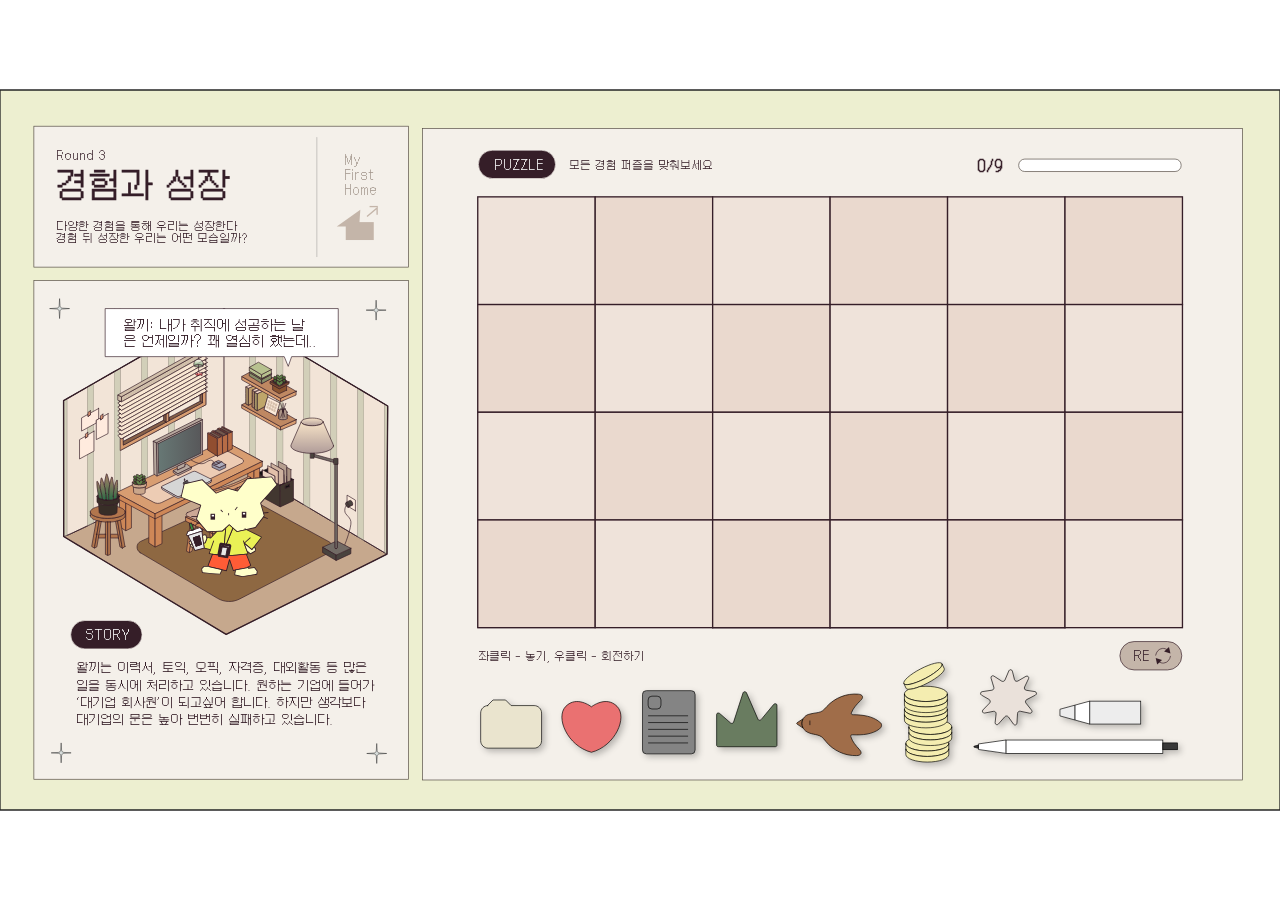
<file: stages/stage2/index.html>
<!doctype html><html lang="ko"><head><meta charset="utf-8"><meta name="viewport" content="width=device-width, initial-scale=1"><title>경험과 성장 — My First Home</title><link rel="preload" href="../../assets/fonts/Galmuri14.woff2" as="font" type="font/woff2" crossorigin><link rel="stylesheet" href="styles.css"><script type="module" src="app.js"></script></head><body><main id="game"><svg xmlns="http://www.w3.org/2000/svg" xmlns:xlink="http://www.w3.org/1999/xlink" id="game-svg" viewBox="1 247.25 1920 1080" aria-label="My First Home — Round 3 경험과 성장"><defs>
    <style>
      .cls-1, .cls-2, .cls-3, .cls-4, .cls-5, .cls-6, .cls-7 {
        fill: none;
      }

      .cls-8 {
        fill: #d89d71;
      }

      .cls-8, .cls-9, .cls-10, .cls-11, .cls-12, .cls-2, .cls-13, .cls-14, .cls-3, .cls-15, .cls-16, .cls-17, .cls-18, .cls-19, .cls-20, .cls-21, .cls-22, .cls-23, .cls-24, .cls-25, .cls-26, .cls-27, .cls-28, .cls-29, .cls-30, .cls-31, .cls-32, .cls-33, .cls-34, .cls-35, .cls-36, .cls-37, .cls-38, .cls-39, .cls-40, .cls-41, .cls-42, .cls-43, .cls-44, .cls-45, .cls-46, .cls-47, .cls-48, .cls-49, .cls-50, .cls-51, .cls-52, .cls-53, .cls-54, .cls-55, .cls-56, .cls-57, .cls-58, .cls-59, .cls-60, .cls-61, .cls-62, .cls-63, .cls-64, .cls-65, .cls-66, .cls-67, .cls-68, .cls-69, .cls-5, .cls-70, .cls-71, .cls-72, .cls-73, .cls-74, .cls-75, .cls-76, .cls-77, .cls-78, .cls-79, .cls-80, .cls-81, .cls-82, .cls-83, .cls-84, .cls-85, .cls-86, .cls-87, .cls-88, .cls-89, .cls-90, .cls-91, .cls-92, .cls-93, .cls-94, .cls-95, .cls-96, .cls-97, .cls-98, .cls-99, .cls-100, .cls-101, .cls-102, .cls-103 {
        stroke: #351e28;
      }

      .cls-8, .cls-10, .cls-11, .cls-12, .cls-2, .cls-13, .cls-14, .cls-3, .cls-15, .cls-16, .cls-17, .cls-18, .cls-19, .cls-20, .cls-21, .cls-22, .cls-23, .cls-24, .cls-25, .cls-26, .cls-27, .cls-28, .cls-29, .cls-30, .cls-31, .cls-32, .cls-33, .cls-104, .cls-35, .cls-36, .cls-37, .cls-38, .cls-39, .cls-40, .cls-41, .cls-42, .cls-43, .cls-44, .cls-45, .cls-46, .cls-47, .cls-48, .cls-49, .cls-50, .cls-52, .cls-53, .cls-54, .cls-55, .cls-56, .cls-57, .cls-58, .cls-59, .cls-60, .cls-61, .cls-62, .cls-63, .cls-64, .cls-65, .cls-66, .cls-67, .cls-68, .cls-70, .cls-71, .cls-72, .cls-73, .cls-74, .cls-75, .cls-76, .cls-78, .cls-79, .cls-81, .cls-82, .cls-83, .cls-84, .cls-86, .cls-87, .cls-89, .cls-90, .cls-105, .cls-91, .cls-92, .cls-93, .cls-94, .cls-95, .cls-96, .cls-97, .cls-99, .cls-100, .cls-102, .cls-103 {
        stroke-linejoin: round;
      }

      .cls-8, .cls-10, .cls-11, .cls-12, .cls-2, .cls-13, .cls-14, .cls-3, .cls-15, .cls-16, .cls-17, .cls-18, .cls-19, .cls-20, .cls-21, .cls-22, .cls-23, .cls-24, .cls-25, .cls-26, .cls-27, .cls-28, .cls-29, .cls-30, .cls-31, .cls-32, .cls-33, .cls-35, .cls-36, .cls-37, .cls-38, .cls-39, .cls-40, .cls-41, .cls-42, .cls-43, .cls-44, .cls-45, .cls-46, .cls-47, .cls-48, .cls-49, .cls-50, .cls-52, .cls-53, .cls-54, .cls-55, .cls-56, .cls-57, .cls-58, .cls-59, .cls-60, .cls-61, .cls-62, .cls-63, .cls-64, .cls-65, .cls-66, .cls-67, .cls-68, .cls-70, .cls-71, .cls-72, .cls-73, .cls-74, .cls-75, .cls-76, .cls-78, .cls-79, .cls-81, .cls-82, .cls-83, .cls-84, .cls-86, .cls-87, .cls-89, .cls-90, .cls-91, .cls-92, .cls-93, .cls-94, .cls-95, .cls-96, .cls-97, .cls-100, .cls-102, .cls-103 {
        stroke-linecap: round;
      }

      .cls-9 {
        fill: #ead9ce;
      }

      .cls-9, .cls-106, .cls-107, .cls-34, .cls-108, .cls-51, .cls-109, .cls-4, .cls-110, .cls-111, .cls-112, .cls-113, .cls-69, .cls-5, .cls-114, .cls-6, .cls-80, .cls-85, .cls-115, .cls-88, .cls-116, .cls-117, .cls-118, .cls-98, .cls-119, .cls-7, .cls-101 {
        stroke-miterlimit: 10;
      }

      .cls-9, .cls-2, .cls-51, .cls-4, .cls-105, .cls-101 {
        stroke-width: 2px;
      }

      .cls-120 {
        fill: #eaf156;
      }

      .cls-10 {
        fill: #ad9586;
      }

      .cls-121 {
        filter: url(#drop-shadow-1);
      }

      .cls-122 {
        filter: url(#drop-shadow-3);
      }

      .cls-123 {
        filter: url(#drop-shadow-2);
      }

      .cls-124 {
        filter: url(#drop-shadow-9);
      }

      .cls-125 {
        filter: url(#drop-shadow-6);
      }

      .cls-126 {
        filter: url(#drop-shadow-7);
      }

      .cls-127 {
        filter: url(#drop-shadow-8);
      }

      .cls-128 {
        filter: url(#drop-shadow-5);
      }

      .cls-129 {
        filter: url(#drop-shadow-4);
      }

      .cls-130 {
        fill: #a3978d;
        font-size: 17px;
      }

      .cls-130, .cls-131, .cls-132, .cls-133, .cls-134, .cls-135 {
        font-family: Galmuri14-Regular, Galmuri14;
      }

      .cls-11 {
        fill: #e2c0aa;
      }

      .cls-106 {
        fill: #f4edb0;
      }

      .cls-106, .cls-107, .cls-108, .cls-109, .cls-110, .cls-112, .cls-114, .cls-6, .cls-116, .cls-117, .cls-118 {
        stroke: #000;
      }

      .cls-12 {
        fill: #4a5b00;
      }

      .cls-136 {
        fill: #3c8e40;
      }

      .cls-13 {
        fill: #19120e;
      }

      .cls-137 {
        mix-blend-mode: multiply;
        opacity: .25;
      }

      .cls-107 {
        fill: #eae1da;
      }

      .cls-14 {
        fill: #d6d6d6;
      }

      .cls-138 {
        fill: #ff5c36;
      }

      .cls-15 {
        fill: #f9e7d2;
      }

      .cls-16 {
        fill: url(#_무제_그라디언트_787-9);
      }

      .cls-17 {
        fill: url(#_무제_그라디언트_787-7);
      }

      .cls-18 {
        fill: url(#_무제_그라디언트_787-4);
      }

      .cls-19 {
        fill: url(#_무제_그라디언트_787-3);
      }

      .cls-20 {
        fill: url(#_무제_그라디언트_787-8);
      }

      .cls-21 {
        fill: url(#_무제_그라디언트_787-6);
      }

      .cls-22 {
        fill: url(#_무제_그라디언트_787-2);
      }

      .cls-23 {
        fill: url(#_무제_그라디언트_787-5);
      }

      .cls-24 {
        fill: url(#_무제_그라디언트_400-3);
      }

      .cls-25 {
        fill: url(#_무제_그라디언트_400-2);
      }

      .cls-26 {
        fill: url(#_무제_그라디언트_400-4);
      }

      .cls-27 {
        fill: url(#_무제_그라디언트_400-5);
      }

      .cls-28 {
        fill: url(#_무제_그라디언트_400-6);
      }

      .cls-29 {
        fill: #b7a89e;
      }

      .cls-30 {
        fill: #486b34;
      }

      .cls-139, .cls-111, .cls-101 {
        fill: #f4f0ea;
      }

      .cls-140 {
        fill: #d6bfab;
      }

      .cls-31 {
        fill: #edd4c3;
      }

      .cls-32 {
        fill: #a59567;
      }

      .cls-33 {
        fill: #c9a68b;
      }

      .cls-34, .cls-141 {
        fill: #c4b5a9;
      }

      .cls-104 {
        fill: #d7dddb;
        stroke-width: .75px;
      }

      .cls-104, .cls-105 {
        stroke: #262626;
      }

      .cls-108 {
        fill: #383838;
      }

      .cls-35 {
        fill: #cca896;
      }

      .cls-36 {
        fill: #49433e;
      }

      .cls-37 {
        fill: url(#_무제_그라디언트_561);
      }

      .cls-38 {
        fill: url(#_무제_그라디언트_444);
      }

      .cls-39 {
        fill: url(#_무제_그라디언트_466);
      }

      .cls-40 {
        fill: url(#_무제_그라디언트_400);
      }

      .cls-41 {
        fill: url(#_무제_그라디언트_517);
      }

      .cls-42 {
        fill: url(#_무제_그라디언트_787);
      }

      .cls-43 {
        fill: #fcebdb;
      }

      .cls-44 {
        fill: url(#_무제_그라디언트_444-2);
      }

      .cls-45 {
        fill: url(#_무제_그라디언트_444-3);
      }

      .cls-46 {
        fill: url(#_무제_그라디언트_517-5);
      }

      .cls-47 {
        fill: url(#_무제_그라디언트_517-6);
      }

      .cls-48 {
        fill: url(#_무제_그라디언트_517-2);
      }

      .cls-49 {
        fill: url(#_무제_그라디언트_517-4);
      }

      .cls-50 {
        fill: url(#_무제_그라디언트_517-3);
      }

      .cls-51 {
        fill: #efe3da;
      }

      .cls-52 {
        fill: url(#_무제_그라디언트_561-3);
      }

      .cls-53 {
        fill: url(#_무제_그라디언트_561-2);
      }

      .cls-54 {
        fill: url(#_무제_그라디언트_466-3);
      }

      .cls-55 {
        fill: url(#_무제_그라디언트_466-2);
      }

      .cls-142 {
        isolation: isolate;
      }

      .cls-109 {
        fill: #ededed;
      }

      .cls-56 {
        fill: url(#_무제_그라디언트_787-15);
      }

      .cls-57 {
        fill: url(#_무제_그라디언트_787-10);
      }

      .cls-58 {
        fill: url(#_무제_그라디언트_787-12);
      }

      .cls-59 {
        fill: url(#_무제_그라디언트_787-11);
      }

      .cls-60 {
        fill: url(#_무제_그라디언트_787-13);
      }

      .cls-61 {
        fill: url(#_무제_그라디언트_787-14);
      }

      .cls-62 {
        fill: #a58d67;
      }

      .cls-63 {
        fill: #876148;
      }

      .cls-4 {
        stroke: #c4b5a9;
      }

      .cls-143 {
        clip-path: url(#clippath-17);
      }

      .cls-144 {
        clip-path: url(#clippath-11);
      }

      .cls-145 {
        clip-path: url(#clippath-16);
      }

      .cls-146 {
        clip-path: url(#clippath-10);
      }

      .cls-147 {
        clip-path: url(#clippath-13);
      }

      .cls-148 {
        clip-path: url(#clippath-14);
      }

      .cls-149 {
        clip-path: url(#clippath-12);
      }

      .cls-64 {
        fill: #608449;
      }

      .cls-65 {
        fill: #ce8757;
      }

      .cls-150 {
        filter: url(#drop-shadow-13);
      }

      .cls-151 {
        filter: url(#drop-shadow-16);
      }

      .cls-152 {
        filter: url(#drop-shadow-19);
      }

      .cls-153 {
        filter: url(#drop-shadow-14);
      }

      .cls-154 {
        filter: url(#drop-shadow-18);
      }

      .cls-155 {
        filter: url(#drop-shadow-17);
      }

      .cls-156 {
        filter: url(#drop-shadow-12);
      }

      .cls-157 {
        filter: url(#drop-shadow-11);
      }

      .cls-158 {
        filter: url(#drop-shadow-10);
      }

      .cls-159 {
        filter: url(#drop-shadow-15);
      }

      .cls-160 {
        clip-path: url(#clippath-4);
      }

      .cls-161 {
        clip-path: url(#clippath-7);
      }

      .cls-162 {
        clip-path: url(#clippath-6);
      }

      .cls-163 {
        clip-path: url(#clippath-9);
      }

      .cls-164 {
        clip-path: url(#clippath-5);
      }

      .cls-110 {
        fill: #697c60;
      }

      .cls-66 {
        fill: #b2764d;
      }

      .cls-111 {
        stroke: #514840;
      }

      .cls-165, .cls-134 {
        font-size: 16px;
      }

      .cls-112, .cls-166, .cls-77, .cls-131, .cls-98 {
        fill: #fff;
      }

      .cls-67 {
        fill: #8e6842;
      }

      .cls-113 {
        fill: #1e1e1e;
        stroke: #fff;
      }

      .cls-167 {
        fill: #e2dedc;
      }

      .cls-68 {
        fill: #fcdfcd;
      }

      .cls-69, .cls-115, .cls-168, .cls-132, .cls-133, .cls-134, .cls-135 {
        fill: #351e28;
      }

      .cls-114 {
        fill: #eae4ce;
      }

      .cls-70 {
        fill: #868e68;
      }

      .cls-71 {
        fill: #a88267;
      }

      .cls-72 {
        fill: #895430;
      }

      .cls-73 {
        fill: #914e30;
      }

      .cls-74 {
        fill: #acacbc;
      }

      .cls-75 {
        fill: #72584c;
      }

      .cls-76 {
        fill: #d1bfaa;
      }

      .cls-77 {
        stroke-linejoin: bevel;
        stroke-width: 4px;
      }

      .cls-78 {
        fill: #9e938b;
      }

      .cls-79 {
        fill: #111;
      }

      .cls-80 {
        font-size: 48px;
      }

      .cls-81 {
        fill: #c19e6b;
      }

      .cls-82 {
        fill: #bf8862;
      }

      .cls-83 {
        fill: #9898a8;
      }

      .cls-84 {
        fill: #7f7f7f;
      }

      .cls-85 {
        fill: #c6a88d;
      }

      .cls-131, .cls-133 {
        font-size: 18px;
      }

      .cls-86 {
        fill: #b59e8f;
      }

      .cls-87 {
        fill: #f5e8da;
      }

      .cls-115 {
        stroke: #f4f0ea;
      }

      .cls-88 {
        fill: #f2e4d7;
      }

      .cls-89 {
        fill: #ceb29f;
      }

      .cls-116 {
        fill: #ea7171;
      }

      .cls-90 {
        fill: #423730;
      }

      .cls-105 {
        fill: #edefd0;
      }

      .cls-169 {
        fill: #ffffca;
      }

      .cls-132 {
        font-size: 20px;
      }

      .cls-91 {
        fill: #bfa66a;
      }

      .cls-92 {
        fill: #726b65;
      }

      .cls-93 {
        fill: #b7c18f;
      }

      .cls-94 {
        fill: #382e27;
      }

      .cls-95 {
        fill: #e29c79;
      }

      .cls-117 {
        fill: #a06d4a;
      }

      .cls-118 {
        fill: #848484;
      }

      .cls-96 {
        fill: #b76c46;
      }

      .cls-97 {
        fill: #ffebde;
      }

      .cls-170 {
        clip-path: url(#clippath);
      }

      .cls-119 {
        fill: #d2cfb9;
        stroke: #d2cfb9;
      }

      .cls-7 {
        stroke: #afacaa;
      }

      .cls-99 {
        fill: #b9c6c2;
      }

      .cls-100 {
        fill: #4f4f4f;
      }

      .cls-171 {
        fill: #e8e8e8;
      }

      .cls-102 {
        fill: #a89080;
      }

      .cls-103 {
        fill: #edccb4;
      }

.latest-cls-5{
        fill: none;
      }
.latest-cls-36,.latest-cls-5,.latest-cls-90,.latest-cls-101,.latest-cls-104{
        stroke: #351e28;
      }
.latest-cls-108,.latest-cls-36,.latest-cls-5{
        stroke-linejoin: round;
      }
.latest-cls-108,.latest-cls-5{
        stroke-linecap: round;
      }
.latest-cls-111,.latest-cls-112,.latest-cls-113,.latest-cls-114,.latest-cls-115,.latest-cls-116,.latest-cls-117,.latest-cls-118,.latest-cls-120,.latest-cls-121,.latest-cls-123,.latest-cls-124,.latest-cls-126,.latest-cls-90,.latest-cls-127,.latest-cls-128,.latest-cls-129,.latest-cls-130,.latest-cls-101,.latest-cls-132,.latest-cls-104,.latest-cls-133{
        stroke-miterlimit: 10;
      }
.latest-cls-112,.latest-cls-36,.latest-cls-124,.latest-cls-90,.latest-cls-132,.latest-cls-104,.latest-cls-133{
        stroke-width: 2px;
      }
.latest-cls-135{
        filter: url(#latest-drop-shadow-1);
      }
.latest-cls-136{
        filter: url(#latest-drop-shadow-3);
      }
.latest-cls-138{
        filter: url(#latest-drop-shadow-9);
      }
.latest-cls-140{
        filter: url(#latest-drop-shadow-7);
      }
.latest-cls-142{
        filter: url(#latest-drop-shadow-5);
      }
.latest-cls-146,.latest-cls-149{
        font-family: Galmuri14-Regular, Galmuri14;
      }
.latest-cls-151{
        fill: #edefd0;
      }
.latest-cls-111{
        fill: #f4edb0;
      }
.latest-cls-111,.latest-cls-108,.latest-cls-113,.latest-cls-115,.latest-cls-116,.latest-cls-118,.latest-cls-120,.latest-cls-123,.latest-cls-126,.latest-cls-127,.latest-cls-129,.latest-cls-130{
        stroke: #000;
      }
.latest-cls-112{
        fill: #eff4f2;
      }
.latest-cls-112,.latest-cls-124,.latest-cls-133{
        stroke: #262626;
      }
.latest-cls-154{
        mix-blend-mode: multiply;
      }
.latest-cls-108,.latest-cls-114,.latest-cls-36,.latest-cls-120,.latest-cls-101,.latest-cls-133{
        fill: #fff;
      }
.latest-cls-113{
        fill: #eae1da;
      }
.latest-cls-114{
        stroke-width: 4px;
      }
.latest-cls-114,.latest-cls-132{
        stroke: #ffcc71;
      }
.latest-cls-115{
        fill: #383838;
      }
.latest-cls-116{
        fill: #ededed;
      }
.latest-cls-117{
        fill: #ddd685;
      }
.latest-cls-117,.latest-cls-121,.latest-cls-128{
        stroke: #514840;
      }
.latest-cls-5{
        stroke-width: 5px;
      }
.latest-cls-169{
        filter: url(#latest-drop-shadow-20);
      }
.latest-cls-170{
        filter: url(#latest-drop-shadow-21);
      }
.latest-cls-171{
        filter: url(#latest-drop-shadow-23);
      }
.latest-cls-172{
        filter: url(#latest-drop-shadow-13);
      }
.latest-cls-173{
        filter: url(#latest-drop-shadow-16);
      }
.latest-cls-179{
        filter: url(#latest-drop-shadow-11);
      }
.latest-cls-118{
        fill: #697c60;
      }
.latest-cls-121,.latest-cls-104{
        fill: #fffba9;
      }
.latest-cls-189,.latest-cls-146,.latest-cls-149{
        fill: #351e28;
      }
.latest-cls-123{
        fill: #eae4ce;
      }
.latest-cls-124{
        fill: #fffee6;
      }
.latest-cls-190{
        fill: #feffe9;
      }
.latest-cls-191{
        letter-spacing: -.13em;
      }
.latest-cls-90{
        fill: #709b8c;
      }
.latest-cls-127{
        fill: #ea7171;
      }
.latest-cls-154{
        fill: #262626;
        opacity: .57;
      }
.latest-cls-146{
        font-size: 20px;
      }
.latest-cls-149{
        font-size: 25.71px;
      }
.latest-cls-128{
        fill: #efe88e;
      }
.latest-cls-129{
        fill: #a06d4a;
      }
.latest-cls-130{
        fill: #848484;
      }
.latest-cls-132{
        fill: #ffcf7b;
      }</style>
    <clipPath id="clippath">
      <rect class="cls-1" x="3570.92" y="1543.58" width="174.33" height="317.64" />
    </clipPath>
    <filter id="drop-shadow-1" x="1450.24" y="1210.49" width="336.48" height="51.6" filterUnits="userSpaceOnUse">
      <feOffset dx="4" dy="4" />
      <feGaussianBlur result="blur" stdDeviation="5" />
      <feFlood flood-color="#000" flood-opacity=".25" />
      <feComposite in2="blur" operator="in" />
      <feComposite in="SourceGraphic" />
    </filter>
    <filter id="drop-shadow-2" x="2986.47" y="1069.85" width="336.48" height="51.6" filterUnits="userSpaceOnUse">
      <feOffset dx="4" dy="4" />
      <feGaussianBlur result="blur-2" stdDeviation="5" />
      <feFlood flood-color="#000" flood-opacity=".25" />
      <feComposite in2="blur-2" operator="in" />
      <feComposite in="SourceGraphic" />
    </filter>
    <filter id="drop-shadow-3" x="1184.32" y="1141.61" width="158.64" height="123.6" filterUnits="userSpaceOnUse">
      <feOffset dx="4" dy="4" />
      <feGaussianBlur result="blur-3" stdDeviation="5" />
      <feFlood flood-color="#000" flood-opacity=".25" />
      <feComposite in2="blur-3" operator="in" />
      <feComposite in="SourceGraphic" />
    </filter>
    <filter id="drop-shadow-4" x="2998.3" y="554.6" width="158.64" height="123.6" filterUnits="userSpaceOnUse">
      <feOffset dx="4" dy="4" />
      <feGaussianBlur result="blur-4" stdDeviation="5" />
      <feFlood flood-color="#000" flood-opacity=".25" />
      <feComposite in2="blur-4" operator="in" />
      <feComposite in="SourceGraphic" />
    </filter>
    <linearGradient id="_무제_그라디언트_400" data-name="무제 그라디언트 400" x1="2449.29" y1="1879.33" x2="2449.29" y2="1890.86" gradientUnits="userSpaceOnUse">
      <stop offset="0" stop-color="#f7e3c7" />
      <stop offset="1" stop-color="#b09c99" />
    </linearGradient>
    <linearGradient id="_무제_그라디언트_400-2" data-name="무제 그라디언트 400" x1="2449.29" y1="1885.09" x2="2449.29" y2="1932.26" xlink:href="#_무제_그라디언트_400" />
    <linearGradient id="_무제_그라디언트_561" data-name="무제 그라디언트 561" x1="2218.02" y1="1924.01" x2="2282.27" y2="1924.01" gradientUnits="userSpaceOnUse">
      <stop offset="0" stop-color="#677875" />
      <stop offset="1" stop-color="#58585a" />
    </linearGradient>
    <linearGradient id="_무제_그라디언트_787" data-name="무제 그라디언트 787" x1="2130.63" y1="2001.58" x2="2130.63" y2="1974.07" gradientUnits="userSpaceOnUse">
      <stop offset="0" stop-color="#2a6c45" />
      <stop offset="1" stop-color="#aa7f67" />
    </linearGradient>
    <linearGradient id="_무제_그라디언트_787-2" data-name="무제 그라디언트 787" x1="2141.5" y1="2002.31" x2="2141.5" y2="1963.05" xlink:href="#_무제_그라디언트_787" />
    <linearGradient id="_무제_그라디언트_787-3" data-name="무제 그라디언트 787" x1="2154.16" y1="2001.61" x2="2154.16" y2="1972.23" xlink:href="#_무제_그라디언트_787" />
    <linearGradient id="_무제_그라디언트_787-4" data-name="무제 그라디언트 787" x1="2148" y1="2002.29" x2="2148" y2="1967.6" xlink:href="#_무제_그라디언트_787" />
    <linearGradient id="_무제_그라디언트_787-5" data-name="무제 그라디언트 787" x1="2135.84" y1="2002.21" x2="2135.84" y2="1969.08" xlink:href="#_무제_그라디언트_787" />
    <linearGradient id="_무제_그라디언트_517" data-name="무제 그라디언트 517" x1="2278.9" y1="1801.19" x2="2278.9" y2="1791.14" gradientUnits="userSpaceOnUse">
      <stop offset="0" stop-color="#72a16a" />
      <stop offset="1" stop-color="#fff" stop-opacity=".5" />
    </linearGradient>
    <linearGradient id="_무제_그라디언트_517-2" data-name="무제 그라디언트 517" x1="2278.89" y1="1802.76" x2="2278.89" y2="1799.67" xlink:href="#_무제_그라디언트_517" />
    <linearGradient id="_무제_그라디언트_444" data-name="무제 그라디언트 444" x1="2278.88" y1="1809.24" x2="2278.88" y2="1799.67" gradientUnits="userSpaceOnUse">
      <stop offset="0" stop-color="#72a1db" />
      <stop offset="1" stop-color="#fff" stop-opacity=".5" />
    </linearGradient>
    <linearGradient id="_무제_그라디언트_466" data-name="무제 그라디언트 466" x1="2279.22" y1="1815.52" x2="2279.22" y2="1809.36" gradientUnits="userSpaceOnUse">
      <stop offset="0" stop-color="#ed1c24" />
      <stop offset="1" stop-color="#fff" stop-opacity=".5" />
    </linearGradient>
    <clipPath id="clippath-4">
      <polygon class="cls-1" points="3570.92 1863.28 3396.6 1863.28 3396.6 2023.14 3396.6 2182.99 3570.92 2182.99 3745.25 2182.99 3745.25 2023.14 3745.25 1863.28 3570.92 1863.28" />
    </clipPath>
    <clipPath id="clippath-5">
      <rect class="cls-1" x="3222.27" y="1703.43" width="174.33" height="159.85" />
    </clipPath>
    <clipPath id="clippath-6">
      <polygon class="cls-1" points="3222.27 1863.28 3222.27 2023.14 3047.95 2023.14 2873.62 2023.14 2699.3 2023.14 2699.3 2182.99 2873.62 2182.99 3047.95 2182.99 3222.27 2182.99 3396.6 2182.99 3396.6 2023.14 3396.6 1863.28 3222.27 1863.28" />
    </clipPath>
    <clipPath id="clippath-7">
      <rect class="cls-1" x="2699.3" y="1863.28" width="174.33" height="159.85" />
    </clipPath>
    <clipPath id="clippath-9">
      <polygon class="cls-1" points="3396.6 1543.58 3222.27 1543.58 3047.95 1543.58 2873.62 1543.58 2699.3 1543.58 2699.3 1703.43 2699.3 1863.28 2873.62 1863.28 2873.62 1703.43 3047.95 1703.43 3222.27 1703.43 3396.6 1703.43 3396.6 1863.28 3570.92 1863.28 3570.92 1703.43 3570.92 1543.58 3396.6 1543.58" />
    </clipPath>
    <clipPath id="clippath-10">
      <polygon class="cls-1" points="3047.95 1703.43 2873.62 1703.43 2873.62 1863.28 2873.62 2023.14 3047.95 2023.14 3222.27 2023.14 3222.27 1863.28 3222.27 1703.43 3047.95 1703.43" />
    </clipPath>
    <linearGradient id="_무제_그라디언트_400-3" data-name="무제 그라디언트 400" x1="469.29" y1="739.33" x2="469.29" y2="750.86" xlink:href="#_무제_그라디언트_400" />
    <linearGradient id="_무제_그라디언트_400-4" data-name="무제 그라디언트 400" x1="469.29" y1="745.09" x2="469.29" y2="792.26" xlink:href="#_무제_그라디언트_400" />
    <linearGradient id="_무제_그라디언트_561-2" data-name="무제 그라디언트 561" x1="238.02" y1="784.01" x2="302.27" y2="784.01" xlink:href="#_무제_그라디언트_561" />
    <linearGradient id="_무제_그라디언트_787-6" data-name="무제 그라디언트 787" x1="150.63" y1="861.58" x2="150.63" y2="834.07" xlink:href="#_무제_그라디언트_787" />
    <linearGradient id="_무제_그라디언트_787-7" data-name="무제 그라디언트 787" x1="161.5" y1="862.31" x2="161.5" y2="823.05" xlink:href="#_무제_그라디언트_787" />
    <linearGradient id="_무제_그라디언트_787-8" data-name="무제 그라디언트 787" x1="174.16" y1="861.61" x2="174.16" y2="832.23" xlink:href="#_무제_그라디언트_787" />
    <linearGradient id="_무제_그라디언트_787-9" data-name="무제 그라디언트 787" x1="168" y1="862.29" x2="168" y2="827.6" xlink:href="#_무제_그라디언트_787" />
    <linearGradient id="_무제_그라디언트_787-10" data-name="무제 그라디언트 787" x1="155.84" y1="862.21" x2="155.84" y2="829.08" xlink:href="#_무제_그라디언트_787" />
    <linearGradient id="_무제_그라디언트_517-3" data-name="무제 그라디언트 517" x1="298.9" y1="661.19" x2="298.9" y2="651.14" xlink:href="#_무제_그라디언트_517" />
    <linearGradient id="_무제_그라디언트_517-4" data-name="무제 그라디언트 517" x1="298.89" y1="662.76" x2="298.89" y2="659.67" xlink:href="#_무제_그라디언트_517" />
    <linearGradient id="_무제_그라디언트_444-2" data-name="무제 그라디언트 444" x1="298.88" y1="669.24" x2="298.88" y2="659.67" xlink:href="#_무제_그라디언트_444" />
    <linearGradient id="_무제_그라디언트_466-2" data-name="무제 그라디언트 466" x1="299.22" y1="675.52" x2="299.22" y2="669.36" xlink:href="#_무제_그라디언트_466" />
    <filter id="drop-shadow-5" x="710.32" y="1150.49" width="122.64" height="103.68" filterUnits="userSpaceOnUse">
      <feOffset dx="4" dy="4" />
      <feGaussianBlur result="blur-5" stdDeviation="5" />
      <feFlood flood-color="#000" flood-opacity=".25" />
      <feComposite in2="blur-5" operator="in" />
      <feComposite in="SourceGraphic" />
    </filter>
    <filter id="drop-shadow-6" x="2219.08" y="541.57" width="122.64" height="103.68" filterUnits="userSpaceOnUse">
      <feOffset dx="4" dy="4" />
      <feGaussianBlur result="blur-6" stdDeviation="5" />
      <feFlood flood-color="#000" flood-opacity=".25" />
      <feComposite in2="blur-6" operator="in" />
      <feComposite in="SourceGraphic" />
    </filter>
    <filter id="drop-shadow-7" x="832.24" y="1152.89" width="119.76" height="107.52" filterUnits="userSpaceOnUse">
      <feOffset dx="4" dy="4" />
      <feGaussianBlur result="blur-7" stdDeviation="5" />
      <feFlood flood-color="#000" flood-opacity=".25" />
      <feComposite in2="blur-7" operator="in" />
      <feComposite in="SourceGraphic" />
    </filter>
    <filter id="drop-shadow-8" x="2213.21" y="699.41" width="119.76" height="107.52" filterUnits="userSpaceOnUse">
      <feOffset dx="4" dy="4" />
      <feGaussianBlur result="blur-8" stdDeviation="5" />
      <feFlood flood-color="#000" flood-opacity=".25" />
      <feComposite in2="blur-8" operator="in" />
      <feComposite in="SourceGraphic" />
    </filter>
    <filter id="drop-shadow-9" x="948.4" y="1145.45" width="115.2" height="114" filterUnits="userSpaceOnUse">
      <feOffset dx="4" dy="4" />
      <feGaussianBlur result="blur-9" stdDeviation="5" />
      <feFlood flood-color="#000" flood-opacity=".25" />
      <feComposite in2="blur-9" operator="in" />
      <feComposite in="SourceGraphic" />
    </filter>
    <filter id="drop-shadow-10" x="2217.08" y="866.03" width="115.2" height="114" filterUnits="userSpaceOnUse">
      <feOffset dx="4" dy="4" />
      <feGaussianBlur result="blur-10" stdDeviation="5" />
      <feFlood flood-color="#000" flood-opacity=".25" />
      <feComposite in2="blur-10" operator="in" />
      <feComposite in="SourceGraphic" />
    </filter>
    <filter id="drop-shadow-11" x="1064.32" y="1138.25" width="121.68" height="113.76" filterUnits="userSpaceOnUse">
      <feOffset dx="4" dy="4" />
      <feGaussianBlur result="blur-11" stdDeviation="5" />
      <feFlood flood-color="#000" flood-opacity=".25" />
      <feComposite in2="blur-11" operator="in" />
      <feComposite in="SourceGraphic" />
    </filter>
    <filter id="drop-shadow-12" x="2217.54" y="1004.88" width="121.68" height="113.76" filterUnits="userSpaceOnUse">
      <feOffset dx="4" dy="4" />
      <feGaussianBlur result="blur-12" stdDeviation="5" />
      <feFlood flood-color="#000" flood-opacity=".25" />
      <feComposite in2="blur-12" operator="in" />
      <feComposite in="SourceGraphic" />
    </filter>
    <filter id="drop-shadow-13" x="1450.24" y="1154.81" width="152.4" height="65.76" filterUnits="userSpaceOnUse">
      <feOffset dx="4" dy="4" />
      <feGaussianBlur result="blur-13" stdDeviation="5" />
      <feFlood flood-color="#000" flood-opacity=".25" />
      <feComposite in2="blur-13" operator="in" />
      <feComposite in="SourceGraphic" />
    </filter>
    <filter id="drop-shadow-14" x="3005.37" y="901.53" width="152.4" height="65.76" filterUnits="userSpaceOnUse">
      <feOffset dx="4" dy="4" />
      <feGaussianBlur result="blur-14" stdDeviation="5" />
      <feFlood flood-color="#000" flood-opacity=".25" />
      <feComposite in2="blur-14" operator="in" />
      <feComposite in="SourceGraphic" />
    </filter>
    <filter id="drop-shadow-15" x="1666.6" y="569.09" width="54.96" height="60" filterUnits="userSpaceOnUse">
      <feOffset dx="4" dy="4" />
      <feGaussianBlur result="blur-15" stdDeviation="4" />
      <feFlood flood-color="#000" flood-opacity=".2" />
      <feComposite in2="blur-15" operator="in" />
      <feComposite in="SourceGraphic" />
    </filter>
    <filter id="drop-shadow-16" x="1339.12" y="1142.09" width="109.92" height="126" filterUnits="userSpaceOnUse">
      <feOffset dx="4" dy="4" />
      <feGaussianBlur result="blur-16" stdDeviation="5" />
      <feFlood flood-color="#000" flood-opacity=".25" />
      <feComposite in2="blur-16" operator="in" />
      <feComposite in="SourceGraphic" />
    </filter>
    <filter id="drop-shadow-17" x="3026.67" y="726.86" width="109.92" height="126" filterUnits="userSpaceOnUse">
      <feOffset dx="4" dy="4" />
      <feGaussianBlur result="blur-17" stdDeviation="5" />
      <feFlood flood-color="#000" flood-opacity=".25" />
      <feComposite in2="blur-17" operator="in" />
      <feComposite in="SourceGraphic" />
    </filter>
    <linearGradient id="_무제_그라디언트_400-5" data-name="무제 그라디언트 400" x1="469.29" x2="469.29" xlink:href="#_무제_그라디언트_400" />
    <linearGradient id="_무제_그라디언트_400-6" data-name="무제 그라디언트 400" x1="469.29" y1="1885.09" x2="469.29" y2="1932.26" xlink:href="#_무제_그라디언트_400" />
    <linearGradient id="_무제_그라디언트_561-3" data-name="무제 그라디언트 561" x1="238.02" x2="302.27" xlink:href="#_무제_그라디언트_561" />
    <linearGradient id="_무제_그라디언트_787-11" data-name="무제 그라디언트 787" x1="150.63" x2="150.63" xlink:href="#_무제_그라디언트_787" />
    <linearGradient id="_무제_그라디언트_787-12" data-name="무제 그라디언트 787" x1="161.5" y1="2002.31" x2="161.5" y2="1963.05" xlink:href="#_무제_그라디언트_787" />
    <linearGradient id="_무제_그라디언트_787-13" data-name="무제 그라디언트 787" x1="174.16" y1="2001.61" x2="174.16" y2="1972.23" xlink:href="#_무제_그라디언트_787" />
    <linearGradient id="_무제_그라디언트_787-14" data-name="무제 그라디언트 787" x1="168" y1="2002.29" x2="168" y2="1967.6" xlink:href="#_무제_그라디언트_787" />
    <linearGradient id="_무제_그라디언트_787-15" data-name="무제 그라디언트 787" x1="155.84" y1="2002.21" x2="155.84" y2="1969.08" xlink:href="#_무제_그라디언트_787" />
    <linearGradient id="_무제_그라디언트_517-5" data-name="무제 그라디언트 517" x1="298.9" x2="298.9" xlink:href="#_무제_그라디언트_517" />
    <linearGradient id="_무제_그라디언트_517-6" data-name="무제 그라디언트 517" x1="298.89" y1="1802.76" x2="298.89" y2="1799.67" xlink:href="#_무제_그라디언트_517" />
    <linearGradient id="_무제_그라디언트_444-3" data-name="무제 그라디언트 444" x1="298.88" x2="298.88" xlink:href="#_무제_그라디언트_444" />
    <linearGradient id="_무제_그라디언트_466-3" data-name="무제 그라디언트 466" x1="299.22" x2="299.22" xlink:href="#_무제_그라디언트_466" />
    <clipPath id="clippath-11">
      <polygon class="cls-1" points="1590.92 1863.28 1416.6 1863.28 1416.6 2023.14 1416.6 2182.99 1590.92 2182.99 1765.25 2182.99 1765.25 2023.14 1765.25 1863.28 1590.92 1863.28" />
    </clipPath>
    <clipPath id="clippath-12">
      <rect class="cls-1" x="1242.27" y="1703.43" width="174.33" height="159.85" />
    </clipPath>
    <clipPath id="clippath-13">
      <polygon class="cls-1" points="1242.27 1863.28 1242.27 2023.14 1067.95 2023.14 893.62 2023.14 719.3 2023.14 719.3 2182.99 893.62 2182.99 1067.95 2182.99 1242.27 2182.99 1416.6 2182.99 1416.6 2023.14 1416.6 1863.28 1242.27 1863.28" />
    </clipPath>
    <clipPath id="clippath-14">
      <rect class="cls-1" x="719.3" y="1863.28" width="174.33" height="159.85" />
    </clipPath>
    <clipPath id="clippath-16">
      <polygon class="cls-1" points="1416.6 1543.58 1242.27 1543.58 1067.95 1543.58 893.62 1543.58 719.3 1543.58 719.3 1703.43 719.3 1863.28 893.62 1863.28 893.62 1703.43 1067.95 1703.43 1242.27 1703.43 1416.6 1703.43 1416.6 1863.28 1590.92 1863.28 1590.92 1703.43 1590.92 1543.58 1416.6 1543.58" />
    </clipPath>
    <clipPath id="clippath-17">
      <polygon class="cls-1" points="1067.95 1703.43 893.62 1703.43 893.62 1863.28 893.62 2023.14 1067.95 2023.14 1242.27 2023.14 1242.27 1863.28 1242.27 1703.43 1067.95 1703.43" />
    </clipPath>
    <filter id="drop-shadow-18" x="1593.64" y="1596.53" width="108.48" height="267.12" filterUnits="userSpaceOnUse">
      <feOffset dx="4" dy="4" />
      <feGaussianBlur result="blur-18" stdDeviation="4" />
      <feFlood flood-color="#000" flood-opacity=".2" />
      <feComposite in2="blur-18" operator="in" />
      <feComposite in="SourceGraphic" />
    </filter>
    <filter id="drop-shadow-19" x="1666.6" y="1709.09" width="54.96" height="60" filterUnits="userSpaceOnUse">
      <feOffset dx="4" dy="4" />
      <feGaussianBlur result="blur-19" stdDeviation="4" />
      <feFlood flood-color="#000" flood-opacity=".2" />
      <feComposite in2="blur-19" operator="in" />
      <feComposite in="SourceGraphic" />
    </filter>
    <image id="image" width="224" height="336" xlink:href="../../assets/stage2/backgrounds/coins.jpeg" preserveAspectRatio="none" />
    <image id="image-2" width="205" height="178" xlink:href="../../assets/stage2/backgrounds/mountain.jpeg" preserveAspectRatio="none" />
    <image id="image-3" width="400" height="687" xlink:href="../../assets/stage2/backgrounds/heart.jpeg" preserveAspectRatio="none" />
    <image id="image-4" width="261" height="269" xlink:href="../../assets/stage2/backgrounds/star.jpeg" preserveAspectRatio="none" />
    <image id="image-5" width="489" height="442" xlink:href="../../assets/stage2/backgrounds/resume.jpeg" preserveAspectRatio="none" />
    <image id="image-6" width="600" height="1200" xlink:href="../../assets/stage2/backgrounds/pen.jpeg" preserveAspectRatio="none" />
  <filter id="latest-drop-shadow-1" x="1450.24" y="1210.49" width="336.48" height="51.6" filterUnits="userSpaceOnUse">
      <feOffset dx="4" dy="4" />
      <feGaussianBlur result="blur" stdDeviation="5" />
      <feFlood flood-color="#000" flood-opacity=".25" />
      <feComposite in2="blur" operator="in" />
      <feComposite in="SourceGraphic" />
    </filter>
    <filter id="latest-drop-shadow-11" x="1064.32" y="1138.25" width="121.68" height="113.76" filterUnits="userSpaceOnUse">
      <feOffset dx="4" dy="4" />
      <feGaussianBlur result="blur-11" stdDeviation="5" />
      <feFlood flood-color="#000" flood-opacity=".25" />
      <feComposite in2="blur-11" operator="in" />
      <feComposite in="SourceGraphic" />
    </filter>
    <filter id="latest-drop-shadow-13" x="1579.26" y="1152.28" width="152.4" height="65.76" filterUnits="userSpaceOnUse">
      <feOffset dx="4" dy="4" />
      <feGaussianBlur result="blur-13" stdDeviation="5" />
      <feFlood flood-color="#000" flood-opacity=".25" />
      <feComposite in2="blur-13" operator="in" />
      <feComposite in="SourceGraphic" />
    </filter>
    <filter id="latest-drop-shadow-16" x="953.22" y="1136.58" width="109.92" height="126" filterUnits="userSpaceOnUse">
      <feOffset dx="4" dy="4" />
      <feGaussianBlur result="blur-16" stdDeviation="5" />
      <feFlood flood-color="#000" flood-opacity=".25" />
      <feComposite in2="blur-16" operator="in" />
      <feComposite in="SourceGraphic" />
    </filter>
    <filter id="latest-drop-shadow-20" x="4588.96" y="2090.09" width="325.68" height="184.8" filterUnits="userSpaceOnUse">
      <feOffset dx="4" dy="4" />
      <feGaussianBlur result="blur-20" stdDeviation="5" />
      <feFlood flood-color="#000" flood-opacity=".25" />
      <feComposite in2="blur-20" operator="in" />
      <feComposite in="SourceGraphic" />
    </filter>
    <filter id="latest-drop-shadow-21" x="4908.64" y="2091.29" width="325.68" height="184.8" filterUnits="userSpaceOnUse">
      <feOffset dx="4" dy="4" />
      <feGaussianBlur result="blur-21" stdDeviation="5" />
      <feFlood flood-color="#000" flood-opacity=".25" />
      <feComposite in2="blur-21" operator="in" />
      <feComposite in="SourceGraphic" />
    </filter>
    <filter id="latest-drop-shadow-23" x="1345.02" y="1094.77" width="103.2" height="180.24" filterUnits="userSpaceOnUse">
      <feOffset dx="4" dy="4" />
      <feGaussianBlur result="blur-23" stdDeviation="5" />
      <feFlood flood-color="#000" flood-opacity=".25" />
      <feComposite in2="blur-23" operator="in" />
      <feComposite in="SourceGraphic" />
    </filter>
    <filter id="latest-drop-shadow-3" x="1184.32" y="1141.61" width="158.64" height="123.6" filterUnits="userSpaceOnUse">
      <feOffset dx="4" dy="4" />
      <feGaussianBlur result="blur-3" stdDeviation="5" />
      <feFlood flood-color="#000" flood-opacity=".25" />
      <feComposite in2="blur-3" operator="in" />
      <feComposite in="SourceGraphic" />
    </filter>
    <filter id="latest-drop-shadow-5" x="710.32" y="1150.49" width="122.64" height="103.68" filterUnits="userSpaceOnUse">
      <feOffset dx="4" dy="4" />
      <feGaussianBlur result="blur-5" stdDeviation="5" />
      <feFlood flood-color="#000" flood-opacity=".25" />
      <feComposite in2="blur-5" operator="in" />
      <feComposite in="SourceGraphic" />
    </filter>
    <filter id="latest-drop-shadow-7" x="832.24" y="1152.89" width="119.76" height="107.52" filterUnits="userSpaceOnUse">
      <feOffset dx="4" dy="4" />
      <feGaussianBlur result="blur-7" stdDeviation="5" />
      <feFlood flood-color="#000" flood-opacity=".25" />
      <feComposite in2="blur-7" operator="in" />
      <feComposite in="SourceGraphic" />
    </filter>
    <filter id="latest-drop-shadow-9" x="1460.3" y="1105.26" width="115.2" height="114" filterUnits="userSpaceOnUse">
      <feOffset dx="4" dy="4" />
      <feGaussianBlur result="blur-9" stdDeviation="5" />
      <feFlood flood-color="#000" flood-opacity=".25" />
      <feComposite in2="blur-9" operator="in" />
      <feComposite in="SourceGraphic" />
    </filter>
    <g id="art-folder" transform="scale(1.0106123619675893 1.0106191645423128) translate(-2699.3 -1863.2849999999999)"><path class="cls-114" d="M2825.24,2071.85h-38.78l-9.37-9.46h-21.18l-9.37,9.46h1.13c-6.97,0-12.62,5.65-12.62,12.62v46.63c0,6.97,5.65,12.62,12.62,12.62h77.56c6.97,0,12.62-5.65,12.62-12.62v-46.63c0-6.97-5.65-12.62-12.62-12.62Z" />
      <path class="cls-114" d="M2994.15,2071.85h-38.78l-9.37-9.46h-21.18l-9.37,9.46h1.13c-6.97,0-12.62,5.65-12.62,12.62v46.63c0,6.97,5.65,12.62,12.62,12.62h77.56c6.97,0,12.62-5.65,12.62-12.62v-46.63c0-6.97-5.65-12.62-12.62-12.62Z" />
      <path class="cls-114" d="M3173.89,2071.85h-38.78l-9.37-9.46h-21.18l-9.37,9.46h1.13c-6.97,0-12.62,5.65-12.62,12.62v46.63c0,6.97,5.65,12.62,12.62,12.62h77.56c6.97,0,12.62-5.65,12.62-12.62v-46.63c0-6.97-5.65-12.62-12.62-12.62Z" />
      <path class="cls-114" d="M3346.88,2071.85h-38.78l-9.37-9.46h-21.18l-9.37,9.46h1.13c-6.97,0-12.62,5.65-12.62,12.62v46.63c0,6.97,5.65,12.62,12.62,12.62h77.56c6.97,0,12.62-5.65,12.62-12.62v-46.63c0-6.97-5.65-12.62-12.62-12.62Z" />
      <path class="cls-114" d="M3346.88,1912h-38.78l-9.37-9.46h-21.18l-9.37,9.46h1.13c-6.97,0-12.62,5.65-12.62,12.62v46.63c0,6.97,5.65,12.62,12.62,12.62h77.56c6.97,0,12.62-5.65,12.62-12.62v-46.63c0-6.97-5.65-12.62-12.62-12.62Z" />
      </g><g id="photo-folder" transform="scale(1.0106123619675893 1.0106191645423128) translate(-2699.3 -1863.2849999999999)"><image width="444" height="228" transform="translate(2688.5003 1762.5496) scale(1.835 1.9007)" xlink:href="../../assets/stage2/backgrounds/folder.jpeg" preserveAspectRatio="none" />
      </g><g id="art-folder-513" transform="scale(1.0106123619675893 1.0106191645423128) translate(-2699.3 -1863.2849999999999)"><path class="cls-114" d="M2825.24,2071.85h-38.78l-9.37-9.46h-21.18l-9.37,9.46h1.13c-6.97,0-12.62,5.65-12.62,12.62v46.63c0,6.97,5.65,12.62,12.62,12.62h77.56c6.97,0,12.62-5.65,12.62-12.62v-46.63c0-6.97-5.65-12.62-12.62-12.62Z" />
      </g><g id="art-folder-514" transform="scale(1.0106123619675893 1.0106191645423128) translate(-2699.3 -1863.2849999999999)"><path class="cls-114" d="M2994.15,2071.85h-38.78l-9.37-9.46h-21.18l-9.37,9.46h1.13c-6.97,0-12.62,5.65-12.62,12.62v46.63c0,6.97,5.65,12.62,12.62,12.62h77.56c6.97,0,12.62-5.65,12.62-12.62v-46.63c0-6.97-5.65-12.62-12.62-12.62Z" />
      </g><g id="art-folder-515" transform="scale(1.0106123619675893 1.0106191645423128) translate(-2699.3 -1863.2849999999999)"><path class="cls-114" d="M3173.89,2071.85h-38.78l-9.37-9.46h-21.18l-9.37,9.46h1.13c-6.97,0-12.62,5.65-12.62,12.62v46.63c0,6.97,5.65,12.62,12.62,12.62h77.56c6.97,0,12.62-5.65,12.62-12.62v-46.63c0-6.97-5.65-12.62-12.62-12.62Z" />
      </g><g id="art-folder-516" transform="scale(1.0106123619675893 1.0106191645423128) translate(-2699.3 -1863.2849999999999)"><path class="cls-114" d="M3346.88,2071.85h-38.78l-9.37-9.46h-21.18l-9.37,9.46h1.13c-6.97,0-12.62,5.65-12.62,12.62v46.63c0,6.97,5.65,12.62,12.62,12.62h77.56c6.97,0,12.62-5.65,12.62-12.62v-46.63c0-6.97-5.65-12.62-12.62-12.62Z" />
      </g><g id="art-folder-517" transform="scale(1.0106123619675893 1.0106191645423128) translate(-2699.3 -1863.2849999999999)"><path class="cls-114" d="M3346.88,1912h-38.78l-9.37-9.46h-21.18l-9.37,9.46h1.13c-6.97,0-12.62,5.65-12.62,12.62v46.63c0,6.97,5.65,12.62,12.62,12.62h77.56c6.97,0,12.62-5.65,12.62-12.62v-46.63c0-6.97-5.65-12.62-12.62-12.62Z" />
      </g><g id="dialogue-folder" transform="translate(-2216.6998999999996 21.81000000000006)"><polygon class="cls-98" points="2725.08 553.3 2725.08 625.4 2655.14 625.4 2650.04 639.98 2644.04 625.4 2375.44 625.4 2375.44 553.3 2725.08 553.3" />
      <text class="cls-132" transform="translate(2401.5542 586.732)"><tspan x="0" y="0">왈끼: 기업은 많은 경험을 한</tspan><tspan x="0" y="24">지원자를 원하지. 나는 충분할까?</tspan></text>
      </g><g id="art-heart" transform="scale(1.0106123619675893 1.0106191645423128) translate(-2699.3 -1863.2849999999999)"><path class="cls-116" d="M2844.19,1898.83c-25.9-26.08-59.56,1.05-59.56,1.05,0,0-33.66-27.14-59.56-1.05-24.89,25.06,3.66,92.12,59.56,106.69,55.9-14.57,84.45-81.63,59.56-106.69Z" />
      </g><g id="photo-heart" transform="scale(1.0106123619675893 1.0106191645423128) translate(-2699.3 -1863.2849999999999)"><use transform="translate(2417.1333 1485.4015) scale(1.5655)" xlink:href="#image-3" />
      </g><g id="dialogue-heart" transform="translate(-2216.6998999999996 -128.33000000000004)"><polygon class="cls-98" points="2725.08 703.44 2725.08 775.54 2655.14 775.54 2650.04 790.12 2644.04 775.54 2375.44 775.54 2375.44 703.44 2725.08 703.44" />
      <text class="cls-132" transform="translate(2401.5542 736.8677)"><tspan x="0" y="0">왈끼: 일과 사랑 두마리의 토끼를</tspan><tspan x="0" y="24">모두 잡을 순 없는걸까?</tspan></text>
      </g><g id="art-star" transform="scale(1.0106123619675893 1.0106191645423128) translate(-2699.3 -1703.4325)"><path class="cls-107" d="M2795.02,1727.88l4.38,17.84c.78,3.19,4.42,4.73,7.26,3.08l17.05-9.94c3.36-1.96,7.24,1.62,5.54,5.13l-8.43,17.46c-1.44,2.99.42,6.51,3.7,7l18.2,2.73c3.79.57,4.63,5.65,1.23,7.41l-18.61,9.62c-2.76,1.43-3.52,5.02-1.58,7.44l11.98,14.99c2.31,2.89-.27,7.08-3.89,6.33l-20.01-4.17c-2.94-.61-5.74,1.53-5.92,4.52l-1.25,20.82c-.22,3.72-5.01,5.09-7.17,2.04l-10.79-15.29c-1.83-2.6-5.61-2.8-7.71-.41l-13.61,15.45c-2.55,2.9-7.33.78-6.88-3.06l2.13-18.51c.38-3.32-2.58-6.04-5.86-5.39l-18.5,3.72c-3.81.77-6.31-3.84-3.61-6.62l14.17-14.54c2.25-2.31,1.71-6.12-1.09-7.71l-16.1-9.15c-3.27-1.86-2.34-6.79,1.38-7.34l20.78-3.04c2.99-.44,4.88-3.43,3.99-6.32l-5.92-19.22c-1.09-3.53,2.83-6.48,5.92-4.47l16.38,10.64c2.57,1.67,6.03.61,7.21-2.22l8.16-19.4c1.47-3.5,6.56-3.1,7.47.59Z" />
      </g><g id="photo-star" transform="scale(1.0106123619675893 1.0106191645423128) translate(-2699.3 -1703.4325)"><use transform="translate(2590.0583 1996.2411) rotate(-90) scale(1.1166)" xlink:href="#image-4" />
        </g><g id="dialogue-star" transform="translate(-2216.6998999999996 -285.29999999999995)"><polygon class="cls-98" points="2695.08 860.41 2695.08 932.51 2655.14 932.51 2650.04 947.09 2644.04 932.51 2375.44 932.51 2375.44 860.41 2695.08 860.41" />
      <text class="cls-132" transform="translate(2401.5542 893.8392)"><tspan x="0" y="0">왈끼: 꺼지지 않는 열정으로 </tspan><tspan x="0" y="24">나의 미래를 개척해 나가겠어!</tspan></text>
      </g><g id="art-mountain" transform="scale(1.0106123619675893 1.0106191645423128) translate(-3222.275 -1703.4325)"><path class="cls-110" d="M3244.28,1771.89v65.58c0,1.6,1.64,2.89,3.66,2.89h120.31c2.02,0,3.66-1.29,3.66-2.89v-85.21c0-2.88-4.74-3.99-6.73-1.58l-26.82,32.4c-1.67,2.02-5.54,1.63-6.53-.64l-24.57-56.5c-1.18-2.72-6.12-2.56-7.02.22l-20.27,62.69c-.72,2.24-4.31,2.94-6.27,1.22l-23.02-20.13c-2.25-1.97-6.39-.71-6.39,1.94Z" />
      </g><g id="photo-mountain" transform="scale(1.0106123619675893 1.0106191645423128) translate(-3222.275 -1703.4325)"><use transform="translate(3133.8076 1702.7912) scale(1.5655)" xlink:href="#image-2" />
      </g><g id="dialogue-mountain" transform="translate(-2216.6998999999996 -439.24)"><polygon class="cls-98" points="2695.08 1014.35 2695.08 1086.45 2655.14 1086.45 2650.04 1101.03 2644.04 1086.45 2375.44 1086.45 2375.44 1014.35 2695.08 1014.35" />
      <text class="cls-132" transform="translate(2401.5542 1047.7771)"><tspan x="0" y="0">왈끼: 가끔은 계속되는 실패에</tspan><tspan x="0" y="24">자존감이 떨어지기도 해...</tspan></text>
      </g><g id="art-bird" transform="scale(1.0106123619675893 1.0106191645423128) translate(-2873.625 -1703.4325)"><path class="cls-117" d="M2935.2,1873.08l-18.26-11.86c-1.52-.99-1.52-3.22,0-4.2l18.13-11.77c-2.25,4.04-3.53,8.7-3.53,13.65,0,3.99.83,7.78,2.32,11.22.04.07.05.16.09.23.12.28.23.58.35.87.09.23.19.44.3.67.18.41.39.8.58,1.21Z" />
      <path class="cls-117" d="M2934.61,1871.87c.19.41.39.82.6,1.21h-.02c-.19-.41-.41-.8-.58-1.21Z" />
      <path class="cls-117" d="M3170.45,1864.84c0,2.85-1.08,5.42-2.87,7.37-.94,1.33-2.14,2.46-3.05,3.15-22.21,16.96-52.21,19.09-80.12,17.83-2.61-.12-5.99.28-6.63,2.82-.25.97.05,1.98.35,2.94,4.73,14.57,14.94,26.62,25.31,37.91,3.21,3.49,6.7,7.97,5.19,12.48-1.59,4.78-7.67,6.08-12.71,6.27-35.12,1.29-70.48-14.83-92.54-42.21-3.93-4.89-7.55-10.19-12.64-13.86-7.09-5.12-16.11-6.47-24.67-8.26-8.42-1.77-16.96-4.24-23.69-9.59-2.92-2.32-5.42-5.3-7.18-8.59v-.02h-.02c-.19-.41-.41-.8-.58-1.21-.11-.21-.2-.44-.3-.67-.12-.28-.25-.57-.35-.87-.04-.07-.05-.16-.09-.23-1.49-3.44-2.32-7.23-2.32-11.22,0-4.94,1.28-9.61,3.53-13.65,1.28-2.3,2.87-4.41,4.73-6.27,4.11-4.11,9.52-6.96,15.56-7.9.02,0,.04,0,.07-.02,3.97-1.22,8.12-2,12.19-2.64,8.65-1.31,17.74-2.16,25.09-6.89,5.28-3.38,9.18-8.47,13.38-13.13,23.53-26.12,59.72-40.26,94.72-37.04,5.03.46,11.02,2.09,12.35,6.95,1.26,4.59-2.48,8.88-5.88,12.19-10.95,10.69-21.82,22.15-27.34,36.44-.37.94-.71,1.95-.51,2.92.48,2.57,3.85,3.15,6.45,3.19,27.95.27,57.79,4.06,79.02,22.21.11.09.2.18.3.27l.02.02c3.14,1.91,5.23,5.37,5.23,9.32Z" />
      <line class="cls-117" x1="2955.37" y1="1850.52" x2="2955.37" y2="1864.26" />
      </g><g id="photo-bird" transform="scale(1.0106123619675893 1.0106191645423128) translate(-2873.625 -1703.4325)"><image width="477" height="450" transform="translate(2774.5305 1652.3924) scale(1.1816)" xlink:href="../../assets/stage2/backgrounds/bird.jpeg" preserveAspectRatio="none" />
      </g><g id="dialogue-bird" transform="translate(-3042.4199 3.1399999999999864)"><polygon class="cls-98" points="3532.8 571.97 3532.8 644.07 3480.86 644.07 3475.76 658.65 3469.76 644.07 3201.16 644.07 3201.16 571.97 3532.8 571.97" />
      <text class="cls-132" transform="translate(3227.282 605.3997)"><tspan x="0" y="0">왈끼: 가끔은 모든걸 포기하고</tspan><tspan x="0" y="24">자유를 찾아 떠나고 싶기도 해.</tspan></text>
      </g><g id="art-resume" transform="scale(1.0106123619675893 1.0106191645423128) translate(-3396.6 -1863.2849999999999)"><rect class="cls-118" x="3472.14" y="1904.44" width="197.56" height="237.39" rx="14.23" ry="14.23" />
      <rect class="cls-118" x="3493.35" y="1925.12" width="48.21" height="48.21" rx="14.23" ry="14.23" />
      <line class="cls-118" x1="3493.35" y1="1998.82" x2="3643.45" y2="1998.82" />
      <line class="cls-118" x1="3493.35" y1="2024.31" x2="3643.45" y2="2024.31" />
      <line class="cls-118" x1="3493.35" y1="2049.81" x2="3643.45" y2="2049.81" />
      <line class="cls-118" x1="3493.35" y1="2075.3" x2="3643.45" y2="2075.3" />
      <line class="cls-118" x1="3493.35" y1="2100.79" x2="3643.45" y2="2100.79" />
      </g><g id="photo-resume" transform="scale(1.0106123619675893 1.0106191645423128) translate(-3396.6 -1863.2849999999999)"><use transform="translate(3149.4622 1521.1973) scale(1.5655)" xlink:href="#image-5" />
      </g><g id="dialogue-resume" transform="translate(-3042.4199 -188.29999999999995)"><polygon class="cls-98" points="3550.8 763.41 3550.8 835.51 3480.86 835.51 3475.76 850.09 3469.76 835.51 3201.16 835.51 3201.16 763.41 3550.8 763.41" />
      <text class="cls-132" transform="translate(3227.282 796.8365)"><tspan x="0" y="0">왈끼: 이력서 자소서 토익 오픽</tspan><tspan x="0" y="24">준비해야할 서류가 산더미야...</tspan></text>
      </g><g id="art-marker" transform="scale(1.0106123619675893 1.0106191645423128) translate(-3570.925 -1543.58)"><rect class="cls-109" x="3627.77" y="1592.66" width="62.88" height="140" />
      <polygon class="cls-112" points="3627.77 1732.66 3690.65 1732.66 3679.48 1773.46 3638.94 1773.46" />
      <polygon class="cls-109" points="3638.94 1773.46 3679.48 1773.46 3668.32 1814.27 3650.1 1814.27" />
      </g><g id="photo-marker" transform="scale(1.0106123619675893 1.0106191645423128) translate(-3570.925 -1543.58)"><image width="211" height="323" transform="translate(3569.7611 1433.2759) scale(1.5824)" xlink:href="../../assets/stage2/backgrounds/marker.jpeg" preserveAspectRatio="none" />
      </g><g id="dialogue-marker" transform="translate(-3042.4199 -311.92999999999995)"><polygon class="cls-98" points="3550.8 887.04 3550.8 959.14 3480.86 959.14 3475.76 973.72 3469.76 959.14 3201.16 959.14 3201.16 887.04 3550.8 887.04" />
      <text class="cls-132" transform="translate(3227.282 920.4696)"><tspan x="0" y="0">왈끼: 매일 매순간 할일을 제대로</tspan><tspan x="0" y="24">체크하고 있어야 해. 놓치지 말자.</tspan></text>
      </g><g id="art-pen" transform="scale(1.0106123619675893 1.0106191645423128) translate(-2699.3 -1543.58)"><rect class="cls-112" x="2862.68" y="1602.81" width="447.5" height="38.09" />
      <rect class="cls-108" x="3310.18" y="1611.05" width="41.4" height="19.36" />
      <polygon class="cls-112" points="2784.35 1629.73 2862.68 1640.9 2862.68 1602.81 2784.35 1613.98 2784.35 1629.73" />
      <polygon class="cls-108" points="2784.35 1626.38 2771.59 1623.03 2771.59 1620.68 2784.35 1617.33 2784.35 1626.38" />
      </g><g id="photo-pen" transform="scale(1.0106123619675893 1.0106191645423128) translate(-2699.3 -1543.58)"><use transform="translate(2456.5368 850.1557) scale(1.5655)" xlink:href="#image-6" />
        </g><g id="dialogue-pen" transform="translate(-3188.3899 -483.2399999999999)"><polygon class="cls-98" points="3696.77 1058.35 3696.77 1130.45 3626.83 1130.45 3621.73 1145.03 3615.73 1130.45 3347.13 1130.45 3347.13 1058.35 3696.77 1058.35" />
      <text class="cls-132" transform="translate(3373.2454 1091.7829)"><tspan x="0" y="0">왈끼: 노력은 나를 배신하지 않아</tspan><tspan x="0" y="24">오늘도 열심히 하루를 살아나가자.</tspan></text>
      </g><g id="art-coins" transform="scale(1.0106123619675893 1.0106191645423128) translate(-3396.6 -1543.58)"><path class="cls-106" d="M3522.34,1589.21c-4.67,5.75-13.79,13-25.48,20.05-3.46,2.08-7.16,4.16-11.02,6.18-3.83,2-7.61,3.82-11.29,5.45-12.85,5.72-24.32,9.09-31.71,9.48-4.31.23-7.23-.57-8.23-2.49-3.23-6.2,14.48-21.8,39.54-34.87,25.07-13.07,48-18.64,51.23-12.44,1.05,2.02-.12,5.03-3.05,8.64Z" />
      <path class="cls-106" d="M3491.04,1626.56c-6.35,3.31-12.55,6.15-18.34,8.42h-.02c-11.04,4.35-20.54,6.69-26.54,6.54h0c-3.26-.07-5.48-.89-6.32-2.52l-5.19-11.12c1,1.93,3.92,2.72,8.23,2.49,7.39-.39,18.86-3.76,31.71-9.48,3.67-1.63,7.46-3.46,11.29-5.45,3.86-2.02,7.56-4.09,11.02-6.18,11.69-7.06,20.81-14.31,25.48-20.05,2.93-3.6,4.1-6.62,3.05-8.64l5.19,11.12c3.23,6.2-14.48,21.8-39.54,34.87Z" />
      <path class="cls-106" d="M3541.56,1770.32c0,2.28-1.19,4.48-3.36,6.49-2.74,2.55-7.05,4.83-12.52,6.67-9.18,3.12-21.6,5.02-35.3,5.02s-26.12-1.91-35.3-5.02c-5.47-1.85-9.78-4.12-12.52-6.67-2.16-2.02-3.36-4.21-3.36-6.49,0-4.1,3.81-7.88,10.25-10.92h0c6,.15,15.5-2.19,26.54-6.54h.02c4.56-.48,9.37-.73,14.37-.73,28.27,0,51.18,8.15,51.18,18.2Z" />
      <path class="cls-106" d="M3541.56,1770.32v12.98c0,2.36-1.26,4.61-3.56,6.68-2.84,2.55-7.26,4.83-12.85,6.67-9.12,3-21.34,4.84-34.77,4.84s-25.64-1.84-34.77-4.84c-5.59-1.85-10.01-4.12-12.85-6.67-2.3-2.07-3.56-4.32-3.56-6.68v-12.98c0,2.28,1.19,4.48,3.36,6.49,2.74,2.55,7.05,4.83,12.52,6.67,9.18,3.12,21.6,5.02,35.3,5.02s26.12-1.91,35.3-5.02c5.47-1.85,9.78-4.12,12.52-6.67,2.16-2.02,3.36-4.21,3.36-6.49Z" />
      <path class="cls-106" d="M3541.56,1783.3v13.35c0,10.05-22.91,18.19-51.18,18.19s-51.18-8.14-51.18-18.19v-13.35c0,2.36,1.26,4.61,3.56,6.68,2.84,2.55,7.26,4.83,12.85,6.67,9.12,3,21.34,4.84,34.77,4.84s25.64-1.84,34.77-4.84c5.59-1.85,10.01-4.12,12.85-6.67,2.3-2.07,3.56-4.32,3.56-6.68Z" />
      <path class="cls-106" d="M3548.67,1730.96c0,2.28-1.19,4.48-3.36,6.49-2.74,2.55-7.05,4.83-12.52,6.67-9.18,3.12-21.6,5.02-35.3,5.02s-26.12-1.91-35.3-5.02c-5.47-1.85-9.78-4.12-12.52-6.67-2.16-2.02-3.36-4.21-3.36-6.49,0-4.1,3.81-7.88,10.25-10.92h0c6,.15,15.5-2.19,26.54-6.54h.02c4.56-.48,9.37-.73,14.37-.73,28.27,0,51.18,8.15,51.18,18.2Z" />
      <path class="cls-106" d="M3548.67,1730.96v12.98c0,2.36-1.26,4.61-3.56,6.68-2.84,2.55-7.26,4.83-12.85,6.67-9.12,3-21.34,4.84-34.77,4.84s-25.64-1.84-34.77-4.84c-5.59-1.85-10.01-4.12-12.85-6.67-2.3-2.07-3.56-4.32-3.56-6.68v-12.98c0,2.28,1.19,4.48,3.36,6.49,2.74,2.55,7.05,4.83,12.52,6.67,9.18,3.12,21.6,5.02,35.3,5.02s26.12-1.91,35.3-5.02c5.47-1.85,9.78-4.12,12.52-6.67,2.16-2.02,3.36-4.21,3.36-6.49Z" />
      <path class="cls-106" d="M3548.67,1743.93v13.35c0,10.05-22.91,18.19-51.18,18.19s-51.18-8.14-51.18-18.19v-13.35c0,2.36,1.26,4.61,3.56,6.68,2.84,2.55,7.26,4.83,12.85,6.67,9.12,3,21.34,4.84,34.77,4.84s25.64-1.84,34.77-4.84c5.59-1.85,10.01-4.12,12.85-6.67,2.3-2.07,3.56-4.32,3.56-6.68Z" />
      <path class="cls-106" d="M3538.25,1688.83c0,2.28-1.19,4.48-3.36,6.49-2.74,2.55-7.05,4.83-12.52,6.67-9.18,3.12-21.6,5.02-35.3,5.02s-26.12-1.91-35.3-5.02c-5.47-1.85-9.78-4.12-12.52-6.67-2.16-2.02-3.36-4.21-3.36-6.49,0-4.1,3.81-7.88,10.25-10.92h0c6,.15,15.5-2.19,26.54-6.54h.02c4.56-.48,9.37-.73,14.37-.73,28.27,0,51.18,8.15,51.18,18.2Z" />
      <path class="cls-106" d="M3538.25,1688.83v12.98c0,2.36-1.26,4.61-3.56,6.68-2.84,2.55-7.26,4.83-12.85,6.67-9.12,3-21.34,4.84-34.77,4.84s-25.64-1.84-34.77-4.84c-5.59-1.85-10.01-4.12-12.85-6.67-2.3-2.07-3.56-4.32-3.56-6.68v-12.98c0,2.28,1.19,4.48,3.36,6.49,2.74,2.55,7.05,4.83,12.52,6.67,9.18,3.12,21.6,5.02,35.3,5.02s26.12-1.91,35.3-5.02c5.47-1.85,9.78-4.12,12.52-6.67,2.16-2.02,3.36-4.21,3.36-6.49Z" />
      <path class="cls-106" d="M3538.25,1701.81v13.35c0,10.05-22.91,18.19-51.18,18.19s-51.18-8.14-51.18-18.19v-13.35c0,2.36,1.26,4.61,3.56,6.68,2.84,2.55,7.26,4.83,12.85,6.67,9.12,3,21.34,4.84,34.77,4.84s25.64-1.84,34.77-4.84c5.59-1.85,10.01-4.12,12.85-6.67,2.3-2.07,3.56-4.32,3.56-6.68Z" />
      <path class="cls-106" d="M3538.25,1652.44c0,2.28-1.19,4.48-3.36,6.49-2.74,2.55-7.05,4.83-12.52,6.67-9.18,3.12-21.6,5.02-35.3,5.02s-26.12-1.91-35.3-5.02c-5.47-1.85-9.78-4.12-12.52-6.67-2.16-2.02-3.36-4.21-3.36-6.49,0-4.1,3.81-7.88,10.25-10.92h0c6,.15,15.5-2.19,26.54-6.54h.02c4.56-.48,9.37-.73,14.37-.73,28.27,0,51.18,8.15,51.18,18.2Z" />
      <path class="cls-106" d="M3538.25,1652.44v12.98c0,2.36-1.26,4.61-3.56,6.68-2.84,2.55-7.26,4.83-12.85,6.67-9.12,3-21.34,4.84-34.77,4.84s-25.64-1.84-34.77-4.84c-5.59-1.85-10.01-4.12-12.85-6.67-2.3-2.07-3.56-4.32-3.56-6.68v-12.98c0,2.28,1.19,4.48,3.36,6.49,2.74,2.55,7.05,4.83,12.52,6.67,9.18,3.12,21.6,5.02,35.3,5.02s26.12-1.91,35.3-5.02c5.47-1.85,9.78-4.12,12.52-6.67,2.16-2.02,3.36-4.21,3.36-6.49Z" />
      <path class="cls-106" d="M3538.25,1665.42v13.35c0,10.05-22.91,18.19-51.18,18.19s-51.18-8.14-51.18-18.19v-13.35c0,2.36,1.26,4.61,3.56,6.68,2.84,2.55,7.26,4.83,12.85,6.67,9.12,3,21.34,4.84,34.77,4.84s25.64-1.84,34.77-4.84c5.59-1.85,10.01-4.12,12.85-6.67,2.3-2.07,3.56-4.32,3.56-6.68Z" />
      </g><g id="photo-coins" transform="scale(1.0106123619675893 1.0106191645423128) translate(-3396.6 -1543.58)"><use transform="translate(3395.4341 1532.4615) scale(1.1163)" xlink:href="#image" />
      </g><g id="dialogue-coins" transform="translate(-3001.0600489999997 -458.609971)"><polygon class="latest-cls-101" points="3531.44 1033.72 3531.44 1105.82 3439.5 1105.82 3434.4 1120.4 3428.4 1105.82 3159.8 1105.82 3159.8 1033.72 3531.44 1033.72" />
      <text class="latest-cls-146" transform="translate(3185.9172 1067.1525)"><tspan x="0" y="0">왈끼: 취업 준비 기간이 길어질수록</tspan><tspan x="0" y="24">경제적 여유도 줄어들 수 밖에 없어</tspan></text>
      </g><g id="dialogue-start"><polygon class="cls-98" points="508.38 575.11 508.38 647.21 438.44 647.21 433.34 661.79 427.34 647.21 158.74 647.21 158.74 575.11 508.38 575.11" />
      <text class="cls-132" transform="translate(184.86 608.54)"><tspan x="0" y="0">왈끼: 내가 취직에 성공하는 날</tspan><tspan x="0" y="24">은 언제일까? 꽤 열심히 했는데..</tspan></text>
      </g><g id="dialogue-finish"><polygon class="cls-98" points="508.38 575.11 508.38 647.21 438.44 647.21 433.34 661.79 427.34 647.21 158.74 647.21 158.74 575.11 508.38 575.11" />
      <text class="cls-132" transform="translate(184.86 608.54)"><tspan x="0" y="0">왈끼: 이정도면 꽤나 노력했는걸?</tspan><tspan x="0" y="24">이제는 인정받을 수 있는걸까?</tspan></text>
      </g></defs>
  <g class="cls-142"><g id="panels"><rect class="cls-105" x="1" y="247.25" width="1920" height="1080" />
      <g data-common="panels" transform="translate(0 -390.46)"><rect x="634.81" y="695.36" width="1229.8" height="977.34" style="stroke-miterlimit: 10;fill: #f4f0ea;stroke: #514840" />
      <rect x="51.81" y="923.57" width="561.91" height="748.01" style="stroke-miterlimit: 10;fill: #f4f0ea;stroke: #514840" />
      <rect x="51.81" y="692" width="561.91" height="211.4" style="stroke-miterlimit: 10;fill: #f4f0ea;stroke: #514840" />
      </g></g><g id="initial-board"><g data-common="board" transform="translate(0 -390.46)"><g>
        <g>
          <polygon points="717.63 959.55 717.63 1121.1 717.63 1282.65 717.63 1444.2 893.8 1444.2 893.8 1282.65 893.8 1121.1 893.8 959.55 717.63 959.55" style="fill: #f4f0ea" />
          <polygon points="717.63 959.55 717.63 1121.1 717.63 1282.65 717.63 1444.2 893.8 1444.2 893.8 1282.65 893.8 1121.1 893.8 959.55 717.63 959.55" style="stroke: #351e28;stroke-miterlimit: 10;fill: none" />
        </g>
        <rect x="717.63" y="798" width="176.18" height="161.55" style="stroke: #351e28;stroke-miterlimit: 10;stroke-width: 2px;fill: #efe3da" />
        <rect x="893.8" y="798" width="176.18" height="161.55" style="stroke: #351e28;stroke-miterlimit: 10;fill: #ead9ce;stroke-width: 2px" />
        <rect x="1069.98" y="798" width="176.18" height="161.55" style="stroke: #351e28;stroke-miterlimit: 10;stroke-width: 2px;fill: #efe3da" />
        <rect x="1246.15" y="798" width="176.18" height="161.55" style="stroke: #351e28;stroke-miterlimit: 10;fill: #ead9ce;stroke-width: 2px" />
        <rect x="1422.33" y="798" width="176.18" height="161.55" style="stroke: #351e28;stroke-miterlimit: 10;stroke-width: 2px;fill: #efe3da" />
        <rect x="1598.5" y="798" width="176.18" height="161.55" style="stroke: #351e28;stroke-miterlimit: 10;fill: #ead9ce;stroke-width: 2px" />
        <rect x="717.63" y="959.55" width="176.18" height="161.55" style="stroke: #351e28;stroke-miterlimit: 10;fill: #ead9ce;stroke-width: 2px" />
        <rect x="893.8" y="959.55" width="176.18" height="161.55" style="stroke: #351e28;stroke-miterlimit: 10;stroke-width: 2px;fill: #efe3da" />
        <rect x="1069.98" y="959.55" width="176.18" height="161.55" style="stroke: #351e28;stroke-miterlimit: 10;fill: #ead9ce;stroke-width: 2px" />
        <rect x="1246.15" y="959.55" width="176.18" height="161.55" style="stroke: #351e28;stroke-miterlimit: 10;stroke-width: 2px;fill: #efe3da" />
        <rect x="1422.33" y="959.55" width="176.18" height="161.55" style="stroke: #351e28;stroke-miterlimit: 10;fill: #ead9ce;stroke-width: 2px" />
        <rect x="1598.5" y="959.55" width="176.18" height="161.55" style="stroke: #351e28;stroke-miterlimit: 10;stroke-width: 2px;fill: #efe3da" />
        <rect x="717.63" y="1121.1" width="176.18" height="161.55" style="stroke: #351e28;stroke-miterlimit: 10;stroke-width: 2px;fill: #efe3da" />
        <rect x="893.8" y="1121.1" width="176.18" height="161.55" style="stroke: #351e28;stroke-miterlimit: 10;fill: #ead9ce;stroke-width: 2px" />
        <rect x="1069.98" y="1121.1" width="176.18" height="161.55" style="stroke: #351e28;stroke-miterlimit: 10;stroke-width: 2px;fill: #efe3da" />
        <rect x="1246.15" y="1121.1" width="176.18" height="161.55" style="stroke: #351e28;stroke-miterlimit: 10;fill: #ead9ce;stroke-width: 2px" />
        <rect x="1422.33" y="1121.1" width="176.18" height="161.55" style="stroke: #351e28;stroke-miterlimit: 10;stroke-width: 2px;fill: #efe3da" />
        <rect x="717.63" y="1282.65" width="176.18" height="161.55" style="stroke: #351e28;stroke-miterlimit: 10;fill: #ead9ce;stroke-width: 2px" />
        <rect x="893.8" y="1282.65" width="176.18" height="161.55" style="stroke: #351e28;stroke-miterlimit: 10;stroke-width: 2px;fill: #efe3da" />
        <rect x="1069.98" y="1282.65" width="176.18" height="161.55" style="stroke: #351e28;stroke-miterlimit: 10;stroke-width: 2px;fill: #f4f0ea" />
        <rect x="1246.15" y="1282.65" width="176.18" height="161.55" style="stroke: #351e28;stroke-miterlimit: 10;stroke-width: 2px;fill: #f4f0ea" />
        <rect x="1422.33" y="1282.65" width="176.18" height="161.55" style="stroke: #351e28;stroke-miterlimit: 10;stroke-width: 2px;fill: #f4f0ea" />
        <rect x="1069.98" y="1282.65" width="176.18" height="161.55" style="stroke: #351e28;stroke-miterlimit: 10;fill: #ead9ce;stroke-width: 2px" />
        <rect x="1246.15" y="1282.65" width="176.18" height="161.55" style="stroke: #351e28;stroke-miterlimit: 10;stroke-width: 2px;fill: #efe3da" />
        <rect x="1422.33" y="1282.65" width="176.18" height="161.55" style="stroke: #351e28;stroke-miterlimit: 10;fill: #ead9ce;stroke-width: 2px" />
        <rect x="1598.5" y="1121.1" width="176.18" height="161.55" style="stroke: #351e28;stroke-miterlimit: 10;fill: #ead9ce;stroke-width: 2px" />
        <rect x="1598.5" y="1282.65" width="176.18" height="161.55" style="stroke: #351e28;stroke-miterlimit: 10;stroke-width: 2px;fill: #efe3da" />
      </g>
      </g></g><g id="active-board" hidden="hidden"><g id="board-textures" /><g id="board-lines"><g data-common="board" transform="translate(0 -390.46)"><g>
        <g>
          <polygon points="717.63 959.55 717.63 1121.1 717.63 1282.65 717.63 1444.2 893.8 1444.2 893.8 1282.65 893.8 1121.1 893.8 959.55 717.63 959.55" style="fill: #f4f0ea" />
          <polygon points="717.63 959.55 717.63 1121.1 717.63 1282.65 717.63 1444.2 893.8 1444.2 893.8 1282.65 893.8 1121.1 893.8 959.55 717.63 959.55" style="stroke: #351e28;stroke-miterlimit: 10;fill: none" />
        </g>
        <rect x="717.63" y="798" width="176.18" height="161.55" style="stroke: #351e28;stroke-miterlimit: 10;stroke-width: 2px;fill: #efe3da" />
        <rect x="893.8" y="798" width="176.18" height="161.55" style="stroke: #351e28;stroke-miterlimit: 10;fill: #ead9ce;stroke-width: 2px" />
        <rect x="1069.98" y="798" width="176.18" height="161.55" style="stroke: #351e28;stroke-miterlimit: 10;stroke-width: 2px;fill: #efe3da" />
        <rect x="1246.15" y="798" width="176.18" height="161.55" style="stroke: #351e28;stroke-miterlimit: 10;fill: #ead9ce;stroke-width: 2px" />
        <rect x="1422.33" y="798" width="176.18" height="161.55" style="stroke: #351e28;stroke-miterlimit: 10;stroke-width: 2px;fill: #efe3da" />
        <rect x="1598.5" y="798" width="176.18" height="161.55" style="stroke: #351e28;stroke-miterlimit: 10;fill: #ead9ce;stroke-width: 2px" />
        <rect x="717.63" y="959.55" width="176.18" height="161.55" style="stroke: #351e28;stroke-miterlimit: 10;fill: #ead9ce;stroke-width: 2px" />
        <rect x="893.8" y="959.55" width="176.18" height="161.55" style="stroke: #351e28;stroke-miterlimit: 10;stroke-width: 2px;fill: #efe3da" />
        <rect x="1069.98" y="959.55" width="176.18" height="161.55" style="stroke: #351e28;stroke-miterlimit: 10;fill: #ead9ce;stroke-width: 2px" />
        <rect x="1246.15" y="959.55" width="176.18" height="161.55" style="stroke: #351e28;stroke-miterlimit: 10;stroke-width: 2px;fill: #efe3da" />
        <rect x="1422.33" y="959.55" width="176.18" height="161.55" style="stroke: #351e28;stroke-miterlimit: 10;fill: #ead9ce;stroke-width: 2px" />
        <rect x="1598.5" y="959.55" width="176.18" height="161.55" style="stroke: #351e28;stroke-miterlimit: 10;stroke-width: 2px;fill: #efe3da" />
        <rect x="717.63" y="1121.1" width="176.18" height="161.55" style="stroke: #351e28;stroke-miterlimit: 10;stroke-width: 2px;fill: #efe3da" />
        <rect x="893.8" y="1121.1" width="176.18" height="161.55" style="stroke: #351e28;stroke-miterlimit: 10;fill: #ead9ce;stroke-width: 2px" />
        <rect x="1069.98" y="1121.1" width="176.18" height="161.55" style="stroke: #351e28;stroke-miterlimit: 10;stroke-width: 2px;fill: #efe3da" />
        <rect x="1246.15" y="1121.1" width="176.18" height="161.55" style="stroke: #351e28;stroke-miterlimit: 10;fill: #ead9ce;stroke-width: 2px" />
        <rect x="1422.33" y="1121.1" width="176.18" height="161.55" style="stroke: #351e28;stroke-miterlimit: 10;stroke-width: 2px;fill: #efe3da" />
        <rect x="717.63" y="1282.65" width="176.18" height="161.55" style="stroke: #351e28;stroke-miterlimit: 10;fill: #ead9ce;stroke-width: 2px" />
        <rect x="893.8" y="1282.65" width="176.18" height="161.55" style="stroke: #351e28;stroke-miterlimit: 10;stroke-width: 2px;fill: #efe3da" />
        <rect x="1069.98" y="1282.65" width="176.18" height="161.55" style="stroke: #351e28;stroke-miterlimit: 10;stroke-width: 2px;fill: #f4f0ea" />
        <rect x="1246.15" y="1282.65" width="176.18" height="161.55" style="stroke: #351e28;stroke-miterlimit: 10;stroke-width: 2px;fill: #f4f0ea" />
        <rect x="1422.33" y="1282.65" width="176.18" height="161.55" style="stroke: #351e28;stroke-miterlimit: 10;stroke-width: 2px;fill: #f4f0ea" />
        <rect x="1069.98" y="1282.65" width="176.18" height="161.55" style="stroke: #351e28;stroke-miterlimit: 10;fill: #ead9ce;stroke-width: 2px" />
        <rect x="1246.15" y="1282.65" width="176.18" height="161.55" style="stroke: #351e28;stroke-miterlimit: 10;stroke-width: 2px;fill: #efe3da" />
        <rect x="1422.33" y="1282.65" width="176.18" height="161.55" style="stroke: #351e28;stroke-miterlimit: 10;fill: #ead9ce;stroke-width: 2px" />
        <rect x="1598.5" y="1121.1" width="176.18" height="161.55" style="stroke: #351e28;stroke-miterlimit: 10;fill: #ead9ce;stroke-width: 2px" />
        <rect x="1598.5" y="1282.65" width="176.18" height="161.55" style="stroke: #351e28;stroke-miterlimit: 10;stroke-width: 2px;fill: #efe3da" />
      </g>
      </g></g></g><g id="static-scene"><g>
        <path class="cls-85" d="M581.47,943.49l-11.08,5.54-11.1,5.7v-.16l-3.81,1.91-215.24,107.43-193.26-116.49-7.86-4.73-10.64-6.41-7.89-4.77-2.75-1.65-21.28-12.82s.08,0,.14-.02c.03,0,.08-.02.13-.03.73-.14,2.17-.65,4.23-1.51.38-.15.77-.32,1.18-.5.41-.18.85-.36,1.3-.56.55-.24,1.13-.49,1.74-.76.34-.15.71-.31,1.07-.48.2-.08.4-.18.6-.27.61-.28,1.25-.56,1.91-.86.22-.1.44-.2.66-.3.42-.19.86-.39,1.29-.6,2.85-1.3,6.05-2.8,9.58-4.47.58-.28,1.17-.55,1.77-.84.92-.44,1.85-.88,2.8-1.33.6-.29,1.21-.58,1.83-.88.32-.15.64-.3.97-.46.97-.46,1.96-.94,2.96-1.43.67-.32,1.34-.65,2.03-.97,1.35-.65,2.73-1.33,4.14-2.01,1.4-.68,2.83-1.38,4.29-2.08,1.14-.55,2.3-1.12,3.47-1.69,8.72-4.26,18.25-8.96,28.23-13.91,1.49-.74,3-1.49,4.52-2.24,1.29-.65,2.6-1.29,3.91-1.95.44-.22.87-.44,1.32-.65,1.55-.77,3.12-1.55,4.7-2.34,8.62-4.29,17.45-8.7,26.3-13.14,1.44-.72,2.86-1.44,4.29-2.16,1.38-.69,2.77-1.38,4.15-2.07,3.27-1.65,6.54-3.28,9.79-4.92,2.56-1.28,5.1-2.57,7.64-3.84,4.93-2.48,9.8-4.94,14.59-7.36,1.46-.73,2.91-1.46,4.36-2.19,1.37-.69,2.73-1.38,4.07-2.06,7.27-3.68,14.27-7.22,20.88-10.56,1.32-.67,2.63-1.33,3.92-1.99.15-.08.31-.16.47-.24,1.52-.76,3.02-1.53,4.5-2.27.86-.44,1.71-.86,2.56-1.29,1.39-.71,2.77-1.41,4.11-2.09,1.47-.75,2.9-1.48,4.31-2.19,2.84-1.44,5.55-2.82,8.1-4.11.6-.31,1.18-.6,1.76-.9s1.15-.59,1.71-.87c.8-.4,1.58-.8,2.33-1.18.32-.16.62-.32.93-.48.71-.35,1.39-.7,2.06-1.05.34-.17.66-.34.98-.5,2.19-1.12,4.19-2.13,5.98-3.05.39-.2.78-.39,1.16-.59.03-.02.08-.03.11-.05.34-.18.66-.34.98-.51.19-.09.38-.18.56-.28.28-.14.54-.28.8-.4,1.5-.77,2.76-1.42,3.75-1.92.11-.05.21-.1.31-.16.34-.18.65-.33.92-.47l.34-.17c.49-.25.81-.41.95-.49.03-.02.06-.03.08-.03h0s.08.03.08.03l2.31,1.37,36.25,21.55,4.26,2.53,4.17,2.48,32.32,19.2,4.02,2.38,4.41,2.63,32.01,19.02,4.09,2.43,4.34,2.58,32.02,19.02,4.16,2.48,4.26,2.53,32.01,19.02,4.24,2.52,4.2,2.49,31.98,19,3.25,1.93Z" />
        <g>
          <g>
            <path class="cls-88" d="M172.87,669.42v211.65c-9.99,4.95-19.51,9.64-28.23,13.91-1.17.57-2.32,1.13-3.47,1.69v-209.11l31.7-18.14Z" />
            <polygon class="cls-88" points="213.63 646.1 213.63 753.74 183.07 770.84 181.31 769.08 181.31 664.59 213.63 646.1" />
            <path class="cls-88" d="M213.63,770.78v89.96c-8.85,4.44-17.68,8.85-26.3,13.14-1.58.79-3.15,1.57-4.7,2.34-.45.22-.88.44-1.32.65v-88.82l32.32-17.27Z" />
            <polygon class="cls-88" points="254.08 622.96 254.08 743.47 250.32 745.48 246.67 742.97 246.67 735.34 222.07 749.12 222.07 641.27 254.08 622.96" />
            <path class="cls-88" d="M254.08,749.17v91.22c-4.78,2.42-9.66,4.88-14.59,7.36-2.53,1.28-5.08,2.56-7.64,3.84-3.25,1.64-6.51,3.27-9.79,4.92v-90.23l32.01-17.11Z" />
            <polygon class="cls-88" points="294.83 599.64 294.83 708.39 262.5 726.48 262.5 618.14 294.83 599.64" />
            <path class="cls-88" d="M294.83,727.38v92.4c-.85.43-1.7.86-2.56,1.29-1.48.75-2.97,1.5-4.5,2.27-.16.08-.32.17-.47.24-1.29.65-2.59,1.31-3.92,1.99-6.61,3.34-13.61,6.88-20.88,10.56v-91.48l32.33-17.28Z" />
            <path class="cls-88" d="M337.16,575.43v222.9l-.08-.04h0s-.04.03-.08.04c-.14.08-.46.23-.95.49l-.34.17c-.27.14-.58.29-.92.47-.1.06-.2.11-.31.16-.99.5-2.25,1.15-3.75,1.92-.26.13-.52.26-.8.4-.18.09-.37.18-.56.28-.32.17-.65.34-.98.51-.03.02-.08.03-.11.05-.38.19-.76.39-1.16.59-1.79.91-3.79,1.93-5.98,3.05-.32.16-.65.33-.98.5-.67.34-1.36.7-2.06,1.05-.31.16-.61.32-.93.48-.76.39-1.54.78-2.33,1.18-.56.29-1.13.58-1.71.87s-1.17.59-1.76.9c-2.55,1.29-5.25,2.67-8.1,4.11v-92.62l6.55-3.5v-19.44l-6.55,3.67v-108.78l17.28-9.89,16.62-9.51Z" />
            <polygon class="cls-88" points="375.72 598.34 375.72 821.24 339.47 799.69 337.16 798.33 337.16 575.43 375.72 598.34" />
            <polygon class="cls-88" points="416.48 622.55 416.48 845.45 384.15 826.25 384.15 603.35 416.48 622.55" />
            <polygon class="cls-88" points="456.92 646.57 456.92 869.48 424.91 850.47 424.91 627.55 456.92 646.57" />
            <polygon class="cls-88" points="497.37 670.6 497.37 893.51 465.35 874.49 465.35 651.57 497.37 670.6" />
            <polygon class="cls-88" points="537.81 694.62 537.81 917.54 505.8 898.52 505.8 675.6 537.81 694.62" />
            <polygon class="cls-88" points="578.22 718.63 578.22 941.56 546.24 922.55 546.24 699.63 578.22 718.63" />
            <line class="cls-3" x1="383.33" y1="701.06" x2="383.33" y2="700.51" />
            <line class="cls-5" x1="96.37" y1="917.57" x2="96.37" y2="713.19" />
            <path class="cls-119" d="M222.07,766.27v90.23c-1.38.69-2.76,1.38-4.15,2.07-1.43.72-2.85,1.44-4.29,2.16v-89.96l4.29-2.29,4.15-2.22Z" />
            <path class="cls-119" d="M262.5,744.66v91.48c-1.34.68-2.7,1.37-4.07,2.06-1.44.73-2.9,1.46-4.36,2.19v-91.22l4.36-2.33,4.07-2.17Z" />
            <path class="cls-119" d="M303.26,722.88v92.62c-1.41.71-2.85,1.44-4.31,2.19-1.34.68-2.72,1.38-4.11,2.09v-92.4l4.11-2.19,4.31-2.31Z" />
            <path class="cls-88" d="M132.75,692.38v208.38c-.69.33-1.36.65-2.03.97-1.01.49-2,.97-2.96,1.43-.33.16-.65.31-.97.46-.62.3-1.23.59-1.83.88-.95.45-1.89.9-2.8,1.33-.6.29-1.19.56-1.77.84-3.52,1.67-6.73,3.17-9.58,4.47-.44.2-.87.4-1.29.6-.23.1-.45.2-.66.3-.66.3-1.3.59-1.91.86-.2.09-.4.18-.6.27-.36.17-.72.33-1.07.48-.6.27-1.18.52-1.74.76-.45.2-.89.39-1.3.56-.41.18-.81.34-1.18.5v-204.96l31.7-18.13Z" />
            <path class="cls-119" d="M141.17,687.55v209.11c-1.46.7-2.89,1.4-4.29,2.08-1.41.69-2.79,1.36-4.14,2.01v-208.38l4.14-2.37,4.29-2.46Z" />
            <path class="cls-119" d="M181.31,714.23l-1.13-.53.02,1.41,1.12-.62v11.8l-.99-.99.02,1.96.97-.55v5.7l-.91-.91.02,1.83.89-.5v5.69l-.83-.84.02,1.71.81-.45v5.69l-.76-.76.02,1.59.74-.42v5.7l-.68-.68.02,1.47.66-.37v5.69l-.6-.6.02,1.34.58-.33v5.7l-.52-.53.02,1.23.5-.28v113.48c-1.31.65-2.62,1.3-3.91,1.95-1.52.75-3.03,1.5-4.52,2.24v-211.65l4.52-2.59,3.91-2.24v49.64Z" />
            <polygon class="cls-119" points="222.07 641.27 222.07 749.12 217.92 751.43 213.63 753.83 213.63 646.1 217.92 643.65 222.07 641.27" />
            <polygon class="cls-119" points="262.5 618.14 262.5 726.48 258.43 728.76 255.03 730.67 254.08 731.2 254.08 622.96 258.43 620.47 262.5 618.14" />
            <polygon class="cls-119" points="303.26 594.83 303.26 703.68 301.11 704.88 298.95 706.09 294.83 708.39 294.83 599.64 298.95 597.29 303.26 594.83" />
            <polygon class="cls-119" points="384.15 603.35 384.15 826.25 379.98 823.77 375.72 821.24 375.72 598.34 379.98 600.87 384.15 603.35" />
            <polygon class="cls-119" points="424.91 627.55 424.91 850.47 420.5 847.84 416.48 845.45 416.48 622.55 420.5 624.93 424.91 627.55" />
            <polygon class="cls-119" points="465.35 651.57 465.35 874.49 461.01 871.92 456.92 869.48 456.92 646.57 461.01 649 465.35 651.57" />
            <polygon class="cls-119" points="505.8 675.6 505.8 898.52 501.53 895.99 497.37 893.51 497.37 670.6 501.53 673.07 505.8 675.6" />
            <polygon class="cls-119" points="546.24 699.63 546.24 922.55 542.05 920.06 537.81 917.54 537.81 694.62 542.05 697.14 546.24 699.63" />
            <polygon class="cls-119" points="581.47 869.2 581.47 869.21 581.5 869.22 581.5 943.47 581.47 943.49 578.22 941.56 578.22 718.63 582.56 721.2 582.56 721.29 581.47 869.2" />
            <line class="cls-5" x1="181.31" y1="575.11" x2="181.31" y2="574.8" />
            <line class="cls-5" x1="172.87" y1="575.11" x2="172.87" y2="574.8" />
            <path class="cls-119" d="M101.04,710.51v204.96c-2.06.86-3.5,1.37-4.23,1.51-.04,0-.09.02-.13.03-.06,0-.1.02-.14.02l-.18-203.84,4.67-2.68Z" />
          </g>
          <path class="cls-5" d="M582.56,721.29v-.09l-4.34-2.58-31.98-18.99-4.2-2.49-4.24-2.52-32.01-19.02-4.26-2.53-4.16-2.47-32.02-19.03-4.34-2.58-4.09-2.43-32.01-19.02-4.41-2.62-4.02-2.38-32.32-19.2-4.17-2.48-4.26-2.53-38.56-22.9-16.62,9.51-17.28,9.89-4.31,2.47-4.11,2.35-32.33,18.5-4.07,2.32-4.36,2.49-32.01,18.31-4.15,2.38-4.29,2.45-32.32,18.49-3.91,2.24-4.52,2.59-31.7,18.14-4.29,2.46-4.14,2.37-31.7,18.13-4.67,2.68.18,203.84s.08,0,.14-.02c.03,0,.08-.02.13-.03.73-.14,2.17-.65,4.23-1.51.38-.15.77-.32,1.18-.5.41-.18.85-.36,1.3-.56.55-.24,1.13-.49,1.74-.76.34-.15.71-.31,1.07-.48.2-.08.4-.18.6-.27.61-.28,1.25-.56,1.91-.86.22-.1.44-.2.66-.3.42-.19.86-.39,1.29-.6,2.85-1.3,6.05-2.8,9.58-4.47.58-.28,1.17-.55,1.77-.84.92-.44,1.85-.88,2.8-1.33.6-.29,1.21-.58,1.83-.88.32-.15.64-.3.97-.46.97-.46,1.96-.94,2.96-1.43.67-.32,1.34-.65,2.03-.97,1.35-.65,2.73-1.33,4.14-2.01,1.4-.68,2.83-1.38,4.29-2.08,1.14-.55,2.3-1.12,3.47-1.69,8.72-4.26,18.25-8.96,28.23-13.91,1.49-.74,3-1.49,4.52-2.24,1.29-.65,2.6-1.29,3.91-1.95.44-.22.87-.44,1.32-.65,1.55-.77,3.12-1.55,4.7-2.34,8.62-4.29,17.45-8.7,26.3-13.14,1.44-.72,2.86-1.44,4.29-2.16,1.38-.69,2.77-1.38,4.15-2.07,3.27-1.65,6.54-3.28,9.79-4.92,2.56-1.28,5.1-2.57,7.64-3.84,4.93-2.48,9.8-4.94,14.59-7.36,1.46-.73,2.91-1.46,4.36-2.19,1.37-.69,2.73-1.38,4.07-2.06,7.27-3.68,14.27-7.22,20.88-10.56,1.33-.68,2.63-1.33,3.92-1.99.15-.08.31-.16.47-.24,1.53-.77,3.02-1.53,4.5-2.27.86-.44,1.71-.86,2.56-1.29,1.39-.71,2.77-1.41,4.11-2.09,1.47-.75,2.9-1.48,4.31-2.19,2.84-1.44,5.55-2.82,8.1-4.11.6-.31,1.18-.6,1.76-.9s1.15-.59,1.71-.87c.8-.4,1.58-.8,2.33-1.18.32-.16.62-.32.93-.48.71-.35,1.39-.7,2.06-1.05.34-.17.66-.34.98-.5,2.19-1.12,4.19-2.13,5.98-3.05.39-.2.78-.39,1.16-.59.03-.02.08-.03.11-.05.34-.18.66-.34.98-.51.19-.09.38-.18.56-.28.28-.14.54-.28.8-.4,1.5-.77,2.76-1.42,3.75-1.92.11-.05.21-.1.31-.16.34-.18.65-.33.92-.47l.34-.17c.49-.25.81-.41.95-.49.03-.02.06-.03.08-.03h0s.08.03.08.03l2.31,1.37,36.25,21.55,4.26,2.53,4.17,2.48,32.32,19.2,4.02,2.38,4.41,2.63,32.01,19.02,4.09,2.43,4.34,2.58,32.02,19.02,4.16,2.48,4.26,2.53,32.01,19.02,4.24,2.52,4.2,2.49,31.98,19,3.25,1.93.03-.02v-74.25l-.03-.02h0s1.09-147.91,1.09-147.91Z" />
        </g>
        <g>
          <polygon class="cls-90" points="421.26 839.86 421.26 872.62 386.62 853.96 386.62 821.83 394.34 825.85 402.57 830.13 407.51 832.7 413.68 835.91 418.44 838.39 421.26 839.86" />
          <path class="cls-78" d="M421.26,839.86v.05l2.49-1.1-2.49,1.05Z" />
          <path class="cls-90" d="M437.37,833.06l-5.91,2.49h-.02s-4.51,1.91-4.51,1.91h0l-.1.05h-.03s-3.05,1.3-3.05,1.3l-2.49,1.1v32.72l19.92-9.25v-31.92l-3.8,1.6ZM435.13,842.38l-6.11,2.51-.18-3.41.1-.04,6.19-2.53v3.47Z" />
          <polygon class="cls-78" points="426.83 837.46 426.83 837.51 426.81 837.51 426.81 837.46 426.61 823.77 426.83 837.46" />
          <polygon class="cls-86" points="431.45 835.56 426.94 837.46 426.83 837.46 426.61 823.77 426.56 817.63 418.44 812.92 418.44 804.35 431.14 810.82 431.17 813.25 431.31 826.25 431.45 835.56" />
          <polygon class="cls-78" points="426.83 837.46 426.81 837.46 426.61 823.77 426.83 837.46" />
          <polygon class="cls-78" points="431.47 835.55 431.45 835.56 431.31 826.25 431.47 835.55" />
          <polygon class="cls-102" points="437.37 816.69 437.37 833.06 431.47 835.55 431.31 826.25 431.17 813.25 437.37 816.69" />
          <polygon class="cls-89" points="426.81 837.46 423.75 838.81 421.26 839.86 418.44 838.39 418.44 819.33 407.51 813.38 407.51 806.59 418.44 812.92 426.56 817.63 426.61 823.77 426.81 837.46" />
          <polygon class="cls-78" points="423.75 838.81 421.26 839.91 421.26 839.86 423.75 838.81" />
          <polygon class="cls-78" points="423.75 838.81 421.26 839.91 421.26 839.86 423.75 838.81" />
          <polygon class="cls-78" points="426.81 837.46 426.81 837.51 423.75 838.81 426.81 837.46" />
          <polygon class="cls-31" points="413.68 835.91 407.51 832.7 402.57 830.13 394.34 825.85 394.34 816.69 396.45 817.75 402.57 820.83 407.51 823.32 413.5 826.33 413.68 835.91" />
          <polygon class="cls-11" points="418.44 819.33 418.44 838.39 413.68 835.91 413.5 826.33 407.51 823.32 402.57 820.83 402.57 810.7 407.51 813.38 418.44 819.33" />
          <g>
            <polygon class="cls-79" points="435.13 838.92 435.13 842.38 429.02 844.89 428.85 841.48 428.95 841.44 435.13 838.92" />
            <polygon class="cls-79" points="402.57 815.21 402.57 820.83 396.45 817.75 402.57 815.21" />
            <polygon class="cls-79" points="394.34 818.62 394.34 825.85 386.62 821.83 394.34 818.62" />
            <polygon class="cls-79" points="441.18 831.45 437.37 833.06 437.37 829.45 441.18 831.45" />
          </g>
        </g>
        <path class="cls-67" d="M211.13,941.12l116.23,68.63c10.15,6,22.68,6.35,33.15.93l133.79-69.16c6.74-3.49,6.84-13.1.17-16.72l-116-63.07c-8.58-4.67-18.86-5.02-27.74-.95l-138.73,63.59c-6.95,3.18-7.45,12.87-.87,16.75Z" />
        <g>
          <polygon class="cls-97" points="148.98 724.99 148.98 740.65 145.45 742.63 145.45 746.69 123.35 758.85 123.35 739.1 133.03 733.78 132.99 736.99 136.52 734.63 136.52 731.85 148.98 724.99" />
          <polygon class="cls-97" points="141.92 759.09 141.92 788.92 120.29 800.71 120.29 771.72 129.13 766.56 129.11 769.44 132.64 767.09 132.64 764.51 141.92 759.09" />
          <polygon class="cls-97" points="163.09 732.75 163.09 762.58 145.45 771.62 145.45 742.63 148.98 740.65 151.83 739.05 151.8 742.04 155.33 739.69 155.33 737.1 163.09 732.75" />
          <polygon class="cls-95" points="136.52 728.52 136.52 734.63 132.99 736.99 133.03 733.78 133.05 730.69 136.52 728.52" />
          <polygon class="cls-95" points="155.33 733.57 155.33 739.69 151.8 742.04 151.83 739.05 151.86 735.75 155.33 733.57" />
          <polygon class="cls-95" points="132.64 760.97 132.64 767.09 129.11 769.44 129.13 766.56 129.17 763.14 132.64 760.97" />
        </g>
        <g>
          <polygon class="cls-8" points="421.89 752.31 421.89 757.33 363.57 724.52 363.57 719.51 421.89 752.31" />
          <polygon class="cls-8" points="445.19 741.74 445.09 747.41 421.89 757.33 421.89 752.31 445.19 741.74" />
          <path class="cls-82" d="M445.19,741.74l-23.3,10.58-58.32-32.81,6.03-3.22c0,.88,0,1.43,0,1.49l4.08,2.35,5.55-3.06c0,3.18.02,5.5.02,5.64l3.52,2.03c0,.7,0,1.12,0,1.18l4.08,2.36,11.62-6.41-1.35,4.76,17.87,9.72,3.05-10.54,2.85,1.67-1.37,2.46-.22.39v9.87c0,.82,2.72,1.49,6.08,1.49s6.08-.66,6.08-1.49v-6.51l13.73,8.06Z" />
        </g>
        <polygon class="cls-3" points="242.09 886.3 242.09 886.39 233.62 890.53 242.09 886.3" />
        <polygon class="cls-3" points="242.09 886.3 242.09 886.39 233.62 890.53 242.09 886.3" />
        <g>
          <line class="cls-8" x1="337.08" y1="773.57" x2="394.46" y2="804.47" />
          <polygon class="cls-65" points="189.65 861.84 189.65 908.4 180.25 902.28 180.25 856.75 189.65 861.84" />
          <polygon class="cls-65" points="198.12 866.38 198.12 904.16 189.65 908.4 189.65 861.84 189.66 861.84 198.12 866.38" />
          <polygon class="cls-65" points="233.62 886.29 233.62 932.85 224.22 926.74 224.22 881.59 233.62 886.29" />
          <polygon class="cls-65" points="243.97 881.28 243.97 927.74 233.62 932.85 233.62 886.29 243.97 881.28" />
          <polyline class="cls-65" points="372.59 822.34 382 817.71 382 864.66 372.59 858.55 372.59 822.34" />
          <polygon class="cls-65" points="390.46 813.87 390.46 860.43 382 864.66 382 817.71 390.46 813.87" />
          <polygon class="cls-8" points="394.46 804.47 386.45 808.38 233.62 883.01 182.47 855.58 174.84 851.5 337.08 773.57 394.46 804.47" />
          <path class="cls-103" d="M212.7,849.1l122.96-59.06c2.99-1.43,6.48-1.35,9.4.22l19.3,10.4c2.59,1.39,2.51,5.13-.13,6.42l-120.7,58.93c-3.76,1.83-8.17,1.75-11.85-.22l-19.12-10.25c-2.6-1.4-2.52-5.16.14-6.43Z" />
          <polygon class="cls-65" points="233.62 883.01 233.62 890.53 196.47 870.62 188.01 866.08 188.01 866.08 174.84 859.02 174.84 851.5 182.47 855.58 233.62 883.01" />
          <polygon class="cls-65" points="394.46 804.47 394.46 811.99 379.57 819.26 379.55 819.27 374.23 821.87 374.23 821.87 242.09 886.39 242.09 886.3 233.62 890.53 233.62 883.01 386.45 808.38 394.46 804.47" />
        </g>
        <g>
          <path class="cls-3" d="M210.22,830.19c.04.05.09.1.13.15,0,0,.02.03.03.03,0-.02.03-.03.03-.04" />
          <path class="cls-3" d="M214.63,831.82c-.14.15-.28.32-.41.49" />
          <path class="cls-64" d="M215.07,831.4c-.15.13-.29.28-.44.43-.14.15-.28.32-.41.49-.04.04-.08.08-.11.13,0,0-.02,0-.03,0-.23-.03-.47-.02-.73.04-.08.02-.16.03-.24.06-.08.02-.17.05-.25.08-.11.04-.22.09-.34.14-.23.11-.45.25-.68.41-.26.18-.51.39-.76.62-.08.08-.17.16-.25.24-.08.08-.16.17-.24.27-.08.08-.15.18-.23.29-.03,0-.05-.02-.08-.03-.05-.02-.11-.03-.17-.03-.08-.09-.18-.18-.26-.28-.08-.08-.18-.17-.26-.24,0,0,0,0,0,0-.17-.16-.34-.31-.52-.44-.51-.39-1.04-.66-1.53-.82-.38-.12-.74-.17-1.05-.13-.07,0-.13,0-.18.03-.08-.12-.15-.23-.21-.34-.09-.14-.17-.28-.23-.41-.71-1.38-.77-2.71-.05-3.32.13-.11.27-.18.42-.23.7-.26,1.7.02,2.69.7.13.08.24.18.37.27.24.19.48.4.71.65.07.06.13.12.18.18.02.02.04.04.06.06.06,0,.12.03.17.03.03,0,.06.02.08.03.39-.5.81-.92,1.26-1.27.77-.6,1.57-.93,2.22-.91.14,0,.28.02.41.06.15.04.3.11.43.21.71.53.77,1.73.27,3.06Z" />
          <path class="cls-64" d="M214.92,827.01c-.34.31-.67.66-.97,1.07-.65-.02-1.45.31-2.22.91-.44.34-.86.76-1.26,1.27-.02-.02-.05-.03-.08-.03-.05,0-.11-.03-.17-.03-.02-.02-.03-.04-.06-.06-.05-.07-.11-.13-.18-.18-.23-.24-.46-.45-.71-.65-.13-.09-.24-.18-.37-.27-.99-.68-1.99-.96-2.69-.7-.2-.29-.37-.58-.51-.86-.71-1.38-.76-2.69-.05-3.3.95-.81,3.05.04,4.57,1.74t0,0h0c1.42-1.8,3.44-2.72,4.43-1.97.7.54.77,1.74.26,3.06Z" />
          <path class="cls-30" d="M210.23,825.91h0s0,0,0,0h0Z" />
          <g>
            <path class="cls-33" d="M220.69,835.67c0,.81-.75,1.54-2.02,2.14-.33.16-.7.3-1.1.44-1.45.5-3.32.85-5.4.98-.66.05-1.36.08-2.06.08-.51,0-1.02-.02-1.52-.04-2.3-.11-4.36-.48-5.94-1.02-.41-.14-.8-.29-1.13-.46-1.25-.6-1.99-1.33-1.99-2.12s.79-1.58,2.12-2.19c.16.41.39.83.67,1.25.76-.16,1.78.19,2.75.92.11.08.22.17.33.27.06.05.11.09.16.14.05.04.1.08.15.13-.03-.04-.04-.08-.06-.13-.02-.03-.04-.08-.05-.12l-.02-.02h0c-.03-.09-.07-.17-.1-.24,0,0,0-.02,0-.02v-.02c-.03-.08-.06-.15-.08-.23,0,0,0-.03,0-.03-.03-.08-.05-.18-.08-.26,0-.03-.02-.06-.03-.08-.02-.09-.03-.18-.05-.27s-.03-.18-.04-.27c0-.1-.02-.19-.02-.29,0-.08,0-.14,0-.21,0-.12.03-.23.05-.33,0-.03.02-.07.03-.1.02-.08.05-.16.09-.23.08-.17.18-.32.33-.44h0s.03-.03.05-.04c.05-.04.11-.08.17-.11.07-.04.15-.08.24-.1.05-.02.11-.03.17-.04.06-.02.12-.02.18-.03.31-.03.67.02,1.05.13.49.16,1.02.44,1.53.82.18.13.35.29.52.44,0,0,0,0,0,0,.08.08.18.16.26.24.08.09.18.18.26.28.06,0,.12.02.17.03.03,0,.05.03.08.03.08-.1.16-.2.23-.29.08-.1.16-.18.24-.27.08-.08.17-.17.25-.24.24-.23.5-.44.76-.62.23-.16.45-.3.68-.41.12-.05.23-.1.34-.14.08-.03.17-.06.25-.08.08-.03.16-.04.24-.06.26-.06.5-.08.73-.04,0,0,.03,0,.03,0,.03-.05.07-.09.11-.13h0c.13.02.24.03.37.06-.03.07-.07.13-.11.19.07.04.13.08.19.13.71.54.77,1.75.25,3.08.2-.19.41-.36.61-.5.98-.7,1.97-.94,2.65-.6.23-.37.41-.74.55-1.1,1.23.6,1.94,1.33,1.94,2.11Z" />
            <path class="cls-33" d="M220.69,835.67v5.17c0,.73-.63,1.41-1.7,1.98-1.89,1-5.16,1.66-8.88,1.66s-7.23-.7-9.08-1.77c-.96-.55-1.5-1.18-1.5-1.87v-5.17c0,.8.74,1.53,1.99,2.12.34.17.72.32,1.13.46,1.58.54,3.64.91,5.94,1.02.5.03,1.01.04,1.52.04.7,0,1.4-.03,2.06-.08,2.08-.13,3.94-.49,5.4-.98.4-.14.77-.29,1.1-.44,1.28-.6,2.02-1.33,2.02-2.14Z" />
            <path class="cls-33" d="M218.98,842.82l-.34,8.13c0,.82-.97,1.55-2.52,2.09-1.55.53-3.68.85-6.03.85s-4.47-.32-6.03-.85c-1.55-.54-2.52-1.27-2.52-2.09l-.54-8.24c1.85,1.07,5.23,1.77,9.08,1.77s6.99-.66,8.88-1.66Z" />
          </g>
          <path class="cls-30" d="M210.25,834.7s0,0,0,.02h0l.03-.02h-.04ZM206.71,837.7c-.41-.49-.75-.98-.99-1.49h0s0,0,0-.02c-.05-.05-.1-.09-.15-.13-.05-.05-.1-.09-.16-.14-.11-.1-.22-.18-.33-.27-.97-.73-2-1.08-2.75-.92-.24.04-.45.14-.62.29-.62.53-.65,1.6-.18,2.78.34.17.72.32,1.13.46,1.58.54,3.64.91,5.94,1.02-.64-.35-1.29-.89-1.87-1.57Z" />
          <path class="cls-30" d="M206.29,832.63c-.06,0-.12.03-.17.04-.08.03-.17.06-.24.1-.06.03-.12.07-.17.11-.02,0-.03.02-.05.03h0c-.14.13-.25.28-.33.44-.04.08-.08.15-.09.23,0,.03-.02.07-.03.1-.03.1-.05.21-.05.33,0,.07,0,.13,0,.21,0,.09,0,.18.02.29.02.13.03.26.07.4,0,.04.02.09.02.13,0,.04.02.08.03.12,0,.03.02.06.02.08.02.05.03.11.05.17,0,0,0,0,0,0,.03.08.05.16.08.24,0,0,0,0,0,.02.03.08.07.15.1.24h0c.02.05.04.1.07.14.02.04.03.08.06.13-.05-.05-.1-.09-.15-.13-.05-.05-.1-.09-.16-.14-.11-.1-.22-.18-.33-.27-.97-.73-2-1.08-2.75-.92-.29-.42-.51-.84-.67-1.25-.48-1.19-.45-2.28.18-2.82.13-.11.26-.18.42-.23.71-.26,1.7.02,2.69.7.09.06.18.12.27.19.06.04.13.1.19.15.15.13.31.25.45.41.07.13.14.27.23.41.06.11.13.22.21.34Z" />
          <path class="cls-30" d="M205.72,836.21c-.11-.11-.21-.2-.32-.29.1.08.21.18.31.28,0,0,0,0,0,.02Z" />
          <path class="cls-30" d="M205.85,831.88c-.14-.16-.3-.29-.45-.41-.07-.05-.13-.11-.19-.15-.09-.08-.18-.13-.27-.19-.99-.69-1.99-.97-2.69-.7-1.16-1.65-1.43-3.42-.56-4.16.87-.74,2.57-.19,4.03,1.21.14.29.31.58.51.86-.15.04-.29.12-.42.23-.72.61-.65,1.94.05,3.32Z" />
          <path class="cls-30" d="M210.25,834.7s0,0,0,.02h0l.03-.02h-.04ZM218.39,834.79c-.06-.05-.13-.08-.19-.13-.68-.34-1.67-.09-2.65.6-.2.14-.41.31-.61.5-.22.59-.55,1.18-.98,1.76-.54.72-1.16,1.3-1.78,1.7,2.08-.13,3.94-.49,5.4-.98.4-.14.77-.29,1.1-.44.5-1.31.43-2.5-.28-3.02ZM210.25,834.7s0,0,0,.02h0l.03-.02h-.04Z" />
          <path class="cls-30" d="M218.75,833.56c-.14.36-.33.73-.55,1.1-.68-.34-1.67-.09-2.65.6-.2.14-.41.31-.61.5.52-1.33.46-2.54-.25-3.08-.07-.05-.13-.08-.19-.13.04-.07.08-.13.11-.19.19-.33.35-.65.47-.97.12-.11.25-.22.38-.32.94-.73,1.92-1.06,2.64-.86.15.04.3.11.43.21.73.55.78,1.77.24,3.13Z" />
          <path class="cls-30" d="M215.07,831.4c-.12.32-.28.65-.47.97-.03.07-.07.13-.11.19-.06-.03-.12-.05-.18-.07-.03-.02-.07-.03-.1-.03-.03-.02-.07-.02-.1-.03.03-.05.07-.09.11-.13.13-.17.27-.34.41-.49.14-.15.29-.29.44-.43Z" />
          <path class="cls-30" d="M214.11,832.44h0s0,0,0,0c0,0,0,0,0,0t0-.02h0s.03,0,.03,0Z" />
          <path class="cls-30" d="M218.08,830.22c-.71-.2-1.7.13-2.64.86-.13.1-.26.21-.38.32.5-1.33.44-2.53-.27-3.06-.13-.1-.28-.17-.43-.21-.13-.04-.27-.06-.41-.06.29-.4.63-.76.97-1.07,1.25-1.13,2.65-1.57,3.45-.97.91.68.76,2.46-.29,4.18Z" />
          <path class="cls-30" d="M214.11,832.45h0s0,0-.02,0t0,.02h0s0,0,.02,0Z" />
          <path class="cls-3" d="M210.27,834.7h0s-.03,0-.03,0h0s0,.02,0,.03h0l.03-.02h-.02ZM210.1,834.53h0c-.08-.09-.18-.18-.26-.28.08.09.17.18.25.28Z" />
          <path class="cls-64" d="M214.68,832.69c-.06-.04-.13-.08-.19-.13-.06-.03-.12-.05-.18-.07-.03-.02-.07-.03-.1-.03-.02,0-.06,0-.1-.02t-.02.02h0s0-.02,0-.03c-.23-.03-.47-.03-.74.03-.08.02-.16.03-.24.06-.08.03-.17.05-.25.08-.11.04-.22.09-.34.14-.23.11-.45.25-.68.41-.26.18-.51.39-.76.62-.08.08-.16.17-.24.25-.08.08-.17.18-.25.26-.08.1-.15.19-.23.29h0s-.05-.03-.08-.03c-.05-.02-.11-.03-.17-.03h0c-.08-.09-.17-.18-.25-.28-.08-.08-.18-.17-.26-.24,0,0,0,0,0,0-.17-.16-.34-.31-.52-.44-.51-.39-1.04-.66-1.53-.82-.38-.12-.74-.17-1.05-.13-.06,0-.12.03-.18.03s-.12.03-.18.03c-.08.03-.17.06-.24.1-.06.03-.12.07-.17.11-.02.02-.03.03-.05.04-.14.12-.25.27-.33.44-.04.08-.07.15-.09.23,0,.03-.02.07-.03.1-.02.1-.04.21-.05.33,0,.07,0,.13,0,.21,0,.09,0,.18.02.29,0,.08.02.18.04.27,0,.04.02.09.03.13,0,.04.02.09.02.13,0,.03.02.06.03.08v.03s.02.06.02.08c.02.04.03.09.05.14v.03s0,0,0,0c.03.08.05.15.08.23v.02s0,0,0,.02c.03.08.07.15.1.24h0s0,.02.02.03c.03.08.08.17.13.26.24.5.58,1,.99,1.49.58.68,1.23,1.22,1.87,1.57.5.03,1.01.04,1.52.04.7,0,1.4-.03,2.06-.08.62-.4,1.24-.98,1.78-1.7.43-.58.76-1.18.98-1.76.52-1.33.46-2.54-.25-3.08ZM210.26,834.72h0s0,0,0-.02h0s.03,0,.03,0h0s.02,0,.02,0l-.03.02Z" />
          <path class="cls-30" d="M210.28,834.69h0s0,.03,0,.03h0s0,0,0-.02h0s.03,0,.03,0Z" />
          <path class="cls-30" d="M215.07,831.4c-.12.32-.28.65-.47.97-.03.07-.07.13-.11.19-.06-.03-.12-.05-.18-.07-.03-.02-.07-.03-.1-.03-.03-.02-.07-.02-.1-.03.03-.05.07-.09.11-.13.13-.17.27-.34.41-.49.14-.15.29-.29.44-.43Z" />
        </g>
        <g>
          <polygon class="cls-73" points="327.07 770.02 327.07 796.45 312.34 787.16 312.34 761.94 313.65 762.66 313.79 762.74 327.07 770.02" />
          <polygon class="cls-96" points="342.51 762.33 342.51 789.08 334.84 792.74 334.66 766.45 334.66 766.45 321.28 759.46 321.04 759.32 319.79 758.65 321.48 757.9 322.72 758.57 322.98 758.7 322.99 758.7 334.84 765.07 336.13 765.77 336.14 765.77 341.29 763.34 328.31 756.38 328.31 756.38 327.99 756.21 326.79 755.56 328.49 754.81 329.68 755.45 330.02 755.63 342.51 762.33" />
          <path class="cls-96" d="M349.46,759.52v26.24l-6.96,3.32v-26.75l-12.49-6.7-.34-.18-1.19-.64,1.62-.71,1.17.64h0l.34.18,10.87,5.82,2.02,1.09,3.37-1.59-13.19-6.68-.38-.19-1.21-.61,1.62-.71,1.19.6.39.2,13.14,6.66Z" />
          <path class="cls-75" d="M341.29,763.34l-5.15,2.43h0l-1.28-.7-11.85-6.37h0l-.26-.13c1.75-.79,3.56-1.59,5.26-2.36l.32.17h0l12.98,6.97Z" />
          <line class="cls-3" x1="334.74" y1="766.69" x2="334.47" y2="766.54" />
          <path class="cls-75" d="M332.9,767.28l-4.26,1.99-13.06-7.33-.16-.09c1.16-.52,2.53-1.13,4-1.8l.23.13,13.24,7.11Z" />
          <line class="cls-3" x1="332.92" y1="767.29" x2="332.9" y2="767.28" />
          <line class="cls-3" x1="336.15" y1="765.78" x2="336.14" y2="765.77" />
          <line class="cls-3" x1="342.71" y1="762.44" x2="342.71" y2="762.44" />
          <path class="cls-75" d="M347.9,760.25l-3.37,1.59-2.02-1.09-10.87-5.82-.34-.18c1.14-.51,2.17-.97,3.04-1.36l.38.19,13.19,6.68Z" />
          <polygon class="cls-96" points="327.07 796.45 327.07 770.02 313.79 762.74 313.65 762.66 312.34 761.94 314.15 761.14 315.43 761.85 315.59 761.94 328.65 769.27 332.9 767.28 319.66 760.17 319.43 760.05 318.17 759.37 319.79 758.65 321.04 759.32 321.28 759.46 334.47 766.54 334.84 792.74 327.07 796.45" />
        </g>
        <g>
          <path class="cls-62" d="M373.69,694.5v25.62l-4.08-2.35c0-.07,0-.61,0-1.49,0-5.42-.07-23.66-.07-23.66l4.15,1.88Z" />
          <line class="cls-3" x1="378.27" y1="689.01" x2="376.99" y2="689.54" />
          <path class="cls-71" d="M383.33,700.51l-.63.26s0,3.83.02,8.5c.02,1.88.02,3.89.02,5.86.02,4,.03,7.76.03,9.61l-3.52-2.03c0-.14,0-2.46-.02-5.64,0-1.78,0-3.84-.03-5.93,0-6.61-.03-13.59-.03-13.59l4.15,1.88v1.07Z" />
          <line class="cls-3" x1="390.57" y1="696.27" x2="389.67" y2="696.67" />
          <path class="cls-81" d="M386.13,694.68l-6.95,2.88s.03,6.98.03,13.59c.02,2.09.02,4.15.03,5.93l-5.55,3.06v-25.62l6.82-2.98,1.17-.51,5.47,3.24-1.02.43Z" />
          <line class="cls-3" x1="391.8" y1="697.01" x2="390.92" y2="697.37" />
          <polygon class="cls-91" points="402.77 703.49 402.77 707.71 402.53 707.59 400.31 715.4 398.47 721.87 386.86 728.29 386.86 702.65 394.43 699.35 395.2 699.01 402.77 703.49" />
          <path class="cls-32" d="M386.86,702.65v25.63l-4.08-2.36c0-.06,0-.49,0-1.18,0-1.85,0-5.61-.03-9.61,0-1.96,0-3.98-.02-5.86,0-4.68-.02-8.5-.02-8.5l.63.29,3.52,1.59Z" />
        </g>
        <polygon class="cls-43" points="420.71 716.6 418.04 725.81 414.99 736.35 397.12 726.63 398.47 721.87 400.31 715.4 402.53 707.59 402.77 707.71 420.71 716.6" />
        <g>
          <path class="cls-3" d="M428.86,725.69c0,.55-1.12,1.02-2.64,1.14-.21.02-.43.03-.65.03-.07,0-.13,0-.19,0-.16,0-.32,0-.48-.02-1.7-.08-3.01-.56-3.01-1.16,0-.51.97-.94,2.32-1.11.37-.04.76-.07,1.18-.07.08,0,.15,0,.23,0,.5,0,.98.05,1.41.13,1.1.2,1.85.6,1.85,1.04Z" />
          <path class="cls-3" d="M419.52,729.94l-.22.39c0-.13.08-.27.22-.39Z" />
          <path class="cls-3" d="M431.46,730.33l-.22-.39c.14.12.22.25.22.39Z" />
          <path class="cls-10" d="M431.46,730.33v9.87c0,.82-2.72,1.49-6.08,1.49s-6.08-.66-6.08-1.49v-9.87l.22-.39,1.37-2.46,1-1.79c0,.6,1.31,1.08,3.01,1.16l.6,1.96-.42,1.14.43.24.51.3-.5-1.59h0s0-.18,0-.18h0s.68-1.89.68-1.89c1.52-.13,2.64-.59,2.64-1.14l2.38,4.25.22.39Z" />
          <path class="cls-3" d="M425.53,728.91l.5,1.59-.51-.3-.43-.24.42-1.14-.6-1.96c.16.02.32.02.48.02.07,0,.13,0,.19,0,.22,0,.44,0,.65-.03l-.68,1.88h0s0,.18,0,.18h0Z" />
          <line class="cls-3" x1="425.09" y1="729.95" x2="422.05" y2="738.32" />
          <polyline class="cls-3" points="429.67 717.35 427.02 724.65 426.22 726.83" />
          <line class="cls-3" x1="425.54" y1="728.72" x2="425.51" y2="728.81" />
          <line class="cls-3" x1="425.53" y1="728.9" x2="425.51" y2="728.81" />
          <line class="cls-3" x1="428.33" y1="737.97" x2="426.03" y2="730.49" />
          <polyline class="cls-3" points="424.9 726.85 424.21 724.58 422.09 717.7" />
          <polyline class="cls-3" points="425.36 739.09 425.51 730.19 425.53 728.91" />
          <polyline class="cls-3" points="425.54 728.71 425.57 726.86 425.61 724.53 425.73 717.59" />
        </g>
        <g>
          <path class="cls-24" d="M485.75,745.09c0,3.19-7.37,5.77-16.46,5.77s-16.46-2.58-16.46-5.77,7.37-5.76,16.46-5.76,16.46,2.58,16.46,5.76Z" />
          <path class="cls-26" d="M501.27,781.07c0,5.84-12.81,10.64-29.13,11.14-.94.03-1.89.05-2.85.05s-1.91-.02-2.84-.05c-16.32-.5-29.13-5.3-29.13-11.14,0-.85.27-1.67.78-2.47l14.74-33.51c0,3.19,7.37,5.77,16.46,5.77s16.46-2.58,16.46-5.77l14.81,33.51-.06.03c.5.79.76,1.6.76,2.44Z" />
          <path class="cls-92" d="M507.13,808.7v125.49h-.03c-.04.61-.92,1.09-2,1.09s-2-.5-2-1.13c0-.09.02-.18.06-.26v-125.18h3.97Z" />
          <polygon class="cls-92" points="502.16 802.09 502.16 806.06 472.13 797.66 472.13 793.69 502.16 802.09" />
          <rect class="cls-36" x="502.16" y="799.92" width="5.87" height="8.78" />
          <path class="cls-36" d="M472.13,792.21v7.32h-5.69v-7.32c.94.03,1.89.05,2.84.05s1.91-.02,2.85-.05Z" />
          <path class="cls-92" d="M505.21,945.03l-13.55-7.97-6.81-4,18.31-8.07v8.89c-.04.08-.06.17-.06.26,0,.63.89,1.13,2,1.13s1.96-.48,2-1.09h.03v-10l20.19,10.55" />
          <polygon class="cls-36" points="505.21 945.03 505.21 953.02 484.85 941.06 484.85 933.06 491.66 937.07 505.21 945.03" />
          <polygon class="cls-36" points="527.31 934.73 527.31 942.73 505.21 953.02 505.21 945.03 527.31 934.73" />
        </g>
        <polygon class="cls-43" points="534.13 878.46 521.59 870.9 521.59 854.94 534.13 862.5 534.13 878.46" />
        <path class="cls-36" d="M529.46,869.96l-5.76,3.17c1.01-.53.99-2.53-.04-4.49-1.02-1.96-2.68-3.11-3.68-2.59l5.76-3.17c1.01-.53,2.65.63,3.68,2.59,1.02,1.95,1.04,3.96.03,4.49Z" />
        <path class="cls-36" d="M523.71,873.13c-1.01.53-2.65-.62-3.68-2.58-1.02-1.96-1.04-3.97-.03-4.5,1-.53,2.65.63,3.68,2.59,1.03,1.96,1.05,3.96.04,4.49Z" />
        <path class="cls-3" d="M521.79,869.48s-3.53,1.29-3.64,8.7c-.12,7.41,10.71,9.36,9.17,20.34-1.88,13.4-9.17,30.8-9.17,30.8" />
        <g>
          <polygon class="cls-29" points="304.79 793.62 236.45 826.45 235.51 776.41 304.79 741.57 304.79 793.62" />
          <polygon class="cls-53" points="238.02 777.95 302.27 745.69 302.27 792.08 238.96 822.33 238.02 777.95" />
          <polygon class="cls-29" points="235.51 776.41 230.96 774.12 231.9 823.33 236.45 826.45 235.51 776.41" />
          <polygon class="cls-29" points="230.96 774.12 299.62 739.57 304.79 741.57 235.51 776.41 230.96 774.12" />
          <g>
            <polygon class="cls-29" points="278.46 806.27 278.46 812.15 267.01 817.48 266.92 815.09 266.83 811.83 278.46 806.27" />
            <polygon class="cls-29" points="287.91 813.22 285.66 814.33 267.84 823.09 262.95 819.71 260.69 818.15 266.92 815.09 267.01 817.48 278.46 812.15 278.46 809.41 280.76 808.27 287.91 813.22" />
            <polygon class="cls-29" points="287.91 813.23 287.91 815.89 267.85 825.76 260.69 820.82 260.69 818.15 262.95 819.71 267.85 823.1 285.66 814.33 287.91 813.23" />
          </g>
        </g>
        <g>
          <g>
            <polygon class="cls-83" points="339.46 809.23 339.46 813.81 330.1 818.2 319.13 813.18 319.13 808.6 324.08 810.86 330.1 813.62 334.52 811.54 339.46 809.23" />
            <polygon class="cls-83" points="333.6 805.13 332.08 805.85 332.08 805.85 329.41 807.1 329.39 807.1 326.93 805.97 326.92 805.97 325.81 805.47 325.81 805.46 324.48 804.86 328.68 802.88 333.6 805.13" />
            <polygon class="cls-74" points="339.46 809.23 334.52 811.54 330.1 813.62 324.08 810.86 319.13 808.6 320.27 806.81 321.62 807.43 325.19 809.07 329.39 807.1 329.41 807.1 332.08 805.85 332.08 805.85 333.6 805.13 339.46 809.23" />
            <polygon class="cls-83" points="329.39 807.1 325.19 809.07 321.62 807.43 320.27 806.81 324.46 804.85 324.48 804.86 325.81 805.46 325.81 805.47 326.92 805.97 326.93 805.97 329.39 807.1" />
          </g>
          <path class="cls-3" d="M287.71,802.27s10.24,6.89,17.87,5.33c5.17-1.06,5.01-3.62,10.89-5.04,3.33-.8,5.73,3.2,5.73,3.2" />
        </g>
        <g>
          <path class="cls-66" d="M136.55,879.87v.37s0-.08,0-.12c0-.08,0-.17,0-.25Z" />
          <path class="cls-66" d="M188.75,880.12v5.64c0,2.57-2.71,4.9-7.14,6.63-1.26.49-2.66.93-4.18,1.32-.99.25-2.02.48-3.11.68-2.37.44-4.96.75-7.68.91-1.3.07-2.64.11-3.99.11h-.08c-1.17,0-2.32-.03-3.45-.09-2.21-.1-4.32-.32-6.32-.61-1.07-.17-2.11-.35-3.11-.56-1.53-.33-2.96-.7-4.28-1.13-5.28-1.71-8.67-4.2-8.86-6.99v-5.77c0,.58.17,1.15.46,1.7.18.34.39.67.67,1,.84,1.02,2.13,1.97,3.79,2.82,1.39.71,3.03,1.35,4.88,1.9,1.33.39,2.76.74,4.29,1.02,1,.19,2.03.36,3.11.5,2.78.38,5.77.58,8.9.58,3.83,0,7.45-.3,10.73-.86,1.08-.18,2.12-.38,3.11-.61,1.52-.34,2.93-.76,4.21-1.21,1.14-.4,2.19-.85,3.11-1.33,1.65-.85,2.95-1.8,3.79-2.82.75-.89,1.14-1.84,1.14-2.82Z" />
          <path class="cls-66" d="M136.55,885.64v.37c0-.08,0-.17,0-.25,0-.04,0-.08,0-.12Z" />
          <path class="cls-66" d="M188.75,880.12c0,.98-.39,1.93-1.14,2.82-.85,1.02-2.14,1.97-3.79,2.82-.92.48-1.97.92-3.11,1.33-1.28.45-2.69.86-4.21,1.21-.99.24-2.03.44-3.11.61-3.27.55-6.9.86-10.73.86-3.12,0-6.12-.2-8.9-.58-1.07-.14-2.11-.31-3.11-.5-1.53-.29-2.96-.64-4.29-1.02-1.85-.55-3.49-1.18-4.88-1.9-1.66-.85-2.95-1.8-3.79-2.82-.28-.33-.5-.65-.67-1-.29-.55-.45-1.12-.46-1.7v-.37c.36-5.2,11.91-9.39,26.09-9.39s26.1,4.32,26.1,9.64Z" />
          <path class="cls-66" d="M162.57,895.4v49.95l-3.45-1.51v-48.53c1.12.06,2.27.09,3.45.09Z" />
          <path class="cls-66" d="M184.51,934.44l-3.63-1.93-2.28-13.28-.97-5.65-3.31-19.2c1.08-.2,2.12-.43,3.11-.68l6.19,35.56.47,2.69.43,2.48Z" />
          <path class="cls-66" d="M188.43,932.08l-3.92,2.36-.43-2.48-.47-2.69-6.19-35.56c1.52-.39,2.92-.83,4.18-1.32l6.82,39.69Z" />
          <path class="cls-66" d="M149.69,894.14l-3.39,19.45-.19,1.12-2.53,14.56-.47,2.69-.43,2.48-4.1-2.51h-.03l6.86-38.93c1.32.43,2.75.81,4.28,1.13Z" />
          <path class="cls-66" d="M152.8,894.7l-3.26,18.88-.97,5.65-2.28,13.24.02.04-3.63,1.93.43-2.48.47-2.69,2.53-14.56.19-1.12,3.39-19.45c1,.21,2.03.39,3.11.56Z" />
          <polygon class="cls-66" points="146.11 913.58 146.3 913.58 146.11 914.71 146.11 913.58" />
          <polygon class="cls-66" points="159.12 913.58 159.12 919.23 148.58 919.23 149.54 913.58 159.12 913.58" />
          <polygon class="cls-66" points="178.6 919.23 166.64 919.23 166.64 913.58 177.63 913.58 178.6 919.23" />
          <path class="cls-66" d="M166.64,895.29v48.55l-3.99,1.54-.08-.03v-49.95h.08c1.36,0,2.69-.04,3.99-.11Z" />
        </g>
        <g>
          <g>
            <polygon class="cls-76" points="312.86 634.78 312.86 642.46 309.81 644.17 307.29 645.58 183.23 715.03 183.23 707.35 312.86 634.78" />
            <polygon class="cls-76" points="183.23 707.35 183.23 715.12 181.56 714.35 180.18 713.7 177.66 712.52 177.66 704.77 183.23 707.35" />
            <polyline class="cls-76" points="312.86 634.78 183.23 707.35 177.66 704.77 306.99 632.11 312.55 634.69" />
          </g>
          <polygon class="cls-15" points="311.69 649.98 309.81 651.03 307.77 652.17 183.07 721.93 181.58 720.45 180.24 719.11 177.66 716.53 180.19 715.11 181.56 714.35 183.23 715.12 183.23 715.03 307.29 645.58 309.81 648.1 311.69 649.98" />
          <polygon class="cls-15" points="311.69 656.1 309.81 657.15 307.77 658.29 183.07 728.05 177.66 722.64 180.27 721.18 181.58 720.45 183.07 721.93 307.77 652.17 309.81 654.22 311.69 656.1" />
          <polygon class="cls-15" points="311.69 662.21 309.81 663.26 307.77 664.4 183.07 734.16 181.58 732.68 180.4 731.49 177.66 728.76 180.34 727.25 181.58 726.56 183.07 728.05 307.77 658.29 311.69 662.21" />
          <polygon class="cls-15" points="311.69 668.33 309.81 669.37 307.77 670.52 183.07 740.27 181.58 738.79 180.48 737.68 177.66 734.87 180.42 733.32 181.58 732.68 183.07 734.16 307.77 664.4 309.81 666.45 311.69 668.33" />
          <polygon class="cls-15" points="311.69 674.44 309.81 675.49 307.77 676.63 183.07 746.39 181.58 744.9 180.55 743.87 177.66 740.98 180.49 739.39 181.58 738.79 183.07 740.27 307.77 670.52 311.69 674.44" />
          <polygon class="cls-15" points="311.69 680.55 309.81 681.6 307.77 682.74 183.07 752.5 181.58 751.01 180.63 750.07 180.63 750.06 177.66 747.1 180.57 745.47 181.58 744.9 183.07 746.39 307.77 676.63 311.69 680.55" />
          <polygon class="cls-15" points="311.69 686.66 309.81 687.71 307.77 688.86 183.07 758.62 180.71 756.26 177.66 753.21 180.65 751.54 181.58 751.01 183.07 752.5 307.77 682.74 309.81 684.78 311.69 686.66" />
          <polygon class="cls-15" points="311.69 692.77 309.81 693.82 307.77 694.97 183.07 764.73 181.58 763.24 180.79 762.45 177.66 759.32 180.73 757.61 180.73 757.6 181.58 757.13 183.07 758.62 307.77 688.86 309.81 690.89 311.69 692.77" />
          <polygon class="cls-15" points="311.69 698.89 309.81 699.94 301.11 704.81 255.03 730.59 250.32 733.22 246.67 735.26 183.07 770.84 180.86 768.63 177.66 765.43 180.8 763.67 181.58 763.24 183.07 764.73 307.77 694.97 309.81 697.01 311.69 698.89" />
        </g>
        <g>
          <polygon class="cls-3" points="181.56 714.35 181.31 714.49 180.19 715.11 180.18 713.7 181.31 714.23 181.56 714.35" />
          <polygon class="cls-3" points="181.58 720.45 181.31 720.6 180.27 721.18 180.24 719.11 181.31 720.18 181.58 720.45" />
          <polygon class="cls-3" points="181.58 726.56 181.31 726.71 180.34 727.25 180.32 725.3 181.58 726.56" />
          <polygon class="cls-3" points="181.58 732.68 181.31 732.83 180.42 733.32 180.4 731.49 181.31 732.41 181.58 732.68" />
          <polygon class="cls-3" points="181.58 738.79 181.31 738.94 180.49 739.39 180.48 737.68 181.31 738.52 181.58 738.79" />
          <polygon class="cls-3" points="181.58 744.9 181.31 745.05 180.57 745.47 180.55 743.87 181.31 744.63 181.58 744.9" />
          <polygon class="cls-3" points="181.58 751.01 181.31 751.17 180.65 751.54 180.63 750.07 181.31 750.75 181.58 751.01" />
          <polygon class="cls-3" points="181.58 757.13 181.31 757.28 180.73 757.6 180.71 756.26 181.58 757.13" />
          <polygon class="cls-3" points="181.58 763.24 181.31 763.39 180.8 763.67 180.79 762.45 181.31 762.98 181.58 763.24" />
          <polygon class="cls-3" points="309.81 693.82 309.81 697.01 307.77 694.97 309.81 693.82" />
          <polygon class="cls-3" points="246.67 735.26 246.67 735.34 222.07 749.12 217.92 751.43 213.63 753.83 213.63 753.74 217.92 751.34 222.07 749.03 246.67 735.26" />
          <polygon class="cls-8" points="309.81 699.94 309.81 719.38 303.26 722.88 298.95 725.19 294.83 727.38 262.5 744.66 258.43 746.84 254.08 749.17 222.07 766.27 217.92 768.49 213.63 770.78 181.31 788.05 181.31 769.08 183.07 770.84 213.63 753.74 213.63 753.83 185.91 769.35 185.97 773.85 185.97 774.45 186.04 779.88 213.63 765.12 217.92 762.82 222.07 760.6 250.32 745.48 254.08 743.47 255.03 742.97 258.43 741.14 262.5 738.96 294.83 721.66 298.95 719.46 303.26 717.15 304.77 716.34 304.77 702.83 303.26 703.68 303.26 703.61 309.81 699.94" />
          <polygon class="cls-3" points="303.26 703.61 303.26 703.68 301.11 704.88 301.11 704.81 303.26 703.61" />
          <polygon class="cls-3" points="301.11 704.81 301.11 704.88 298.95 706.09 294.83 708.39 262.5 726.48 258.43 728.76 255.03 730.67 255.03 730.59 258.43 728.68 262.5 726.41 294.83 708.32 298.95 706.02 301.11 704.81" />
          <polygon class="cls-3" points="250.32 733.22 250.32 733.31 246.67 735.34 246.67 735.26 250.32 733.22" />
          <polygon class="cls-3" points="255.03 730.59 255.03 730.67 254.08 731.2 250.32 733.31 250.32 733.22 254.08 731.11 255.03 730.59" />
          <polygon class="cls-3" points="309.81 687.71 309.81 690.89 307.77 688.86 309.81 687.71" />
          <polygon class="cls-3" points="309.81 681.6 309.81 684.78 307.77 682.74 309.81 681.6" />
          <polygon class="cls-3" points="309.81 675.49 309.81 678.67 307.77 676.63 309.81 675.49" />
          <polygon class="cls-3" points="309.81 669.37 309.81 672.56 307.77 670.52 309.81 669.37" />
          <polygon class="cls-3" points="309.81 663.26 309.81 666.45 307.77 664.4 309.81 663.26" />
          <polygon class="cls-3" points="309.81 657.15 309.81 660.33 307.77 658.29 309.81 657.15" />
          <polygon class="cls-3" points="309.81 651.03 309.81 654.22 307.77 652.17 309.81 651.03" />
          <polygon class="cls-3" points="309.81 644.17 309.81 648.1 307.29 645.58 309.81 644.17" />
          <polygon class="cls-87" points="246.67 735.34 246.67 742.54 222.07 755.47 217.92 757.65 213.63 759.91 185.97 774.45 185.97 773.85 185.91 769.35 213.63 753.83 217.92 751.43 222.07 749.12 246.67 735.34" />
          <polygon class="cls-63" points="250.32 745.48 222.07 760.6 217.92 762.82 213.63 765.12 186.04 779.88 185.97 774.45 213.63 759.91 217.92 757.65 222.07 755.47 246.67 742.54 246.67 742.97 250.32 745.48" />
          <polygon class="cls-63" points="304.77 716.12 304.77 716.34 303.26 717.15 298.95 719.46 294.83 721.66 262.5 738.96 258.43 741.14 254.08 743.47 254.2 738.57 258.43 736.36 262.5 734.22 294.83 717.22 298.95 715.06 301.29 713.82 303.26 715.13 304.77 716.12" />
          <polygon class="cls-87" points="301.29 713.82 298.95 715.06 294.83 717.22 262.5 734.22 258.43 736.36 254.2 738.57 254.08 743.47 254.08 743.47 254.08 731.2 255.03 730.67 258.43 728.76 262.5 726.48 294.83 708.39 298.95 706.09 301.11 704.88 301.11 713.71 301.29 713.82" />
          <line class="cls-3" x1="304.87" y1="702.77" x2="304.77" y2="702.83" />
          <polygon class="cls-3" points="255.03 730.59 255.03 730.67 254.08 731.2 250.32 733.31 250.32 733.22 254.08 731.11 255.03 730.59" />
          <polygon class="cls-63" points="250.32 733.31 250.32 745.48 246.67 742.97 246.67 735.34 250.32 733.31" />
          <polygon class="cls-8" points="254.08 731.2 254.08 743.47 250.32 745.48 250.32 733.31 254.08 731.2" />
          <polygon class="cls-63" points="304.77 702.83 304.77 716.12 303.26 715.13 301.29 713.82 301.11 713.71 301.11 704.88 303.26 703.68 304.77 702.83" />
        </g>
        <g>
          <g>
            <path class="cls-94" d="M149.63,859.92c-.49-.24-.92-.48-1.31-.73-.29-.2-.55-.4-.78-.6-.14-.14-.28-.29-.39-.42-.18-.21-.32-.43-.42-.65h0c-.03-.08-.06-.15-.08-.23-.02-.05-.04-.11-.05-.17-.02-.03-.03-.07-.03-.1-.02-.14-.04-.28-.04-.42,0-.93.65-1.81,1.8-2.59.68,3.42,1.28,5.74,1.32,5.91Z" />
            <path class="cls-94" d="M149.83,860.02c-.07-.03-.13-.06-.2-.09-.5-.24-.93-.48-1.31-.74.39.25.82.5,1.31.73.06.03.13.07.2.1Z" />
            <path class="cls-94" d="M153.32,861.2h0c-.68-.16-1.31-.34-1.9-.55h0c.6.19,1.23.38,1.91.55Z" />
            <path class="cls-94" d="M155.26,861.63c-.08,0-.17-.03-.25-.04-.37-.08-.72-.14-1.07-.23.34.08.7.15,1.07.22l.25.05Z" />
            <path class="cls-94" d="M161.28,862.27c-.18,0-.37,0-.55-.02-.18,0-.34-.02-.52-.03-.65-.03-1.28-.08-1.89-.16.61.07,1.24.12,1.89.15.17.02.34.03.51.03.18,0,.37.02.56.03Z" />
            <path class="cls-94" d="M172.83,861.22c-.38.09-.76.18-1.16.27-.2.04-.4.08-.61.12.21-.04.41-.08.61-.13.39-.08.78-.17,1.16-.26Z" />
            <path class="cls-94" d="M176.14,860.13c-.41.18-.86.35-1.33.52-.29.09-.58.19-.88.28.3-.09.59-.18.87-.29.48-.17.93-.34,1.34-.51Z" />
            <path class="cls-94" d="M179.69,856.72v-.13c0,.07,0,.13-.02.21,0,.07-.02.13-.03.2,0,.03,0,.05,0,.08-.03.13-.08.27-.13.4-.06.13-.13.26-.21.39t0,0c-.13.18-.29.37-.46.55-.07.06-.13.12-.19.18-.07.06-.13.12-.21.18-.5.41-1.14.8-1.9,1.16-.06.03-.13.06-.19.09-.06.03-.13.06-.19.08.33-2.31.57-4.55.76-6.71,1.78.91,2.8,2.01,2.8,3.18,0,.04,0,.08,0,.12Z" />
            <path class="cls-94" d="M176.33,860.04c-.06.03-.13.07-.19.09h0c.07-.03.13-.06.19-.09Z" />
            <path class="cls-94" d="M178.42,858.79c-.5.43-1.13.81-1.9,1.17-.06.03-.13.06-.19.08.07-.03.13-.07.19-.09.76-.36,1.39-.75,1.9-1.16Z" />
            <path class="cls-94" d="M179.29,857.88c-.13.19-.29.38-.46.55.18-.18.33-.37.46-.55Z" />
            <path class="cls-94" d="M179.69,856.59v.13s0,.06-.02.08c.02-.08.02-.14.02-.21Z" />
            <path class="cls-94" d="M179.69,856.72v7.98c0,1.15-.98,2.22-2.67,3.11-2.95,1.57-8.09,2.6-13.92,2.6s-11.33-1.1-14.23-2.77c-1.5-.86-2.36-1.85-2.36-2.94v-8.11c0,.14.02.29.05.43,0,.03,0,.07.03.1,0,.06.02.12.05.17.03.08.05.15.08.22h0c.1.24.24.45.42.66.12.13.25.28.39.42.23.2.49.4.78.6.38.26.81.5,1.31.74.07.03.13.07.2.09.07.03.13.06.2.09.42.18.88.36,1.37.53h0c.6.21,1.23.39,1.9.56.2.05.41.1.62.15.34.08.7.15,1.07.23.08.02.17.03.25.04.45.08.92.16,1.39.23.27.04.54.08.81.11.29.04.57.07.86.09.61.08,1.24.13,1.89.16.18.02.34.03.52.03.18,0,.37.02.55.02.19,0,.38.02.57.03.42,0,.83.02,1.25.02.38,0,.76,0,1.14-.02.44,0,.87-.03,1.3-.05.27-.02.53-.03.79-.05.24-.02.49-.03.72-.06,1.42-.11,2.76-.29,4-.52.21-.04.41-.08.61-.12.39-.08.78-.18,1.16-.27.38-.09.73-.19,1.08-.29h0c.3-.08.6-.18.88-.28.48-.17.92-.34,1.33-.52.07-.03.13-.06.19-.09.07-.03.13-.05.19-.08.76-.35,1.39-.74,1.9-1.17.08-.06.14-.12.21-.18.07-.07.13-.13.19-.18.18-.18.34-.36.46-.55t0,0c.08-.13.15-.26.21-.39.05-.13.1-.27.13-.4,0-.03,0-.05,0-.08.02-.07.03-.13.03-.2,0-.03.02-.06.02-.08Z" />
            <path class="cls-94" d="M149.83,860.02c-.07-.03-.13-.06-.2-.09-.5-.24-.93-.48-1.31-.74.39.25.82.5,1.31.73.06.03.13.07.2.1Z" />
            <path class="cls-94" d="M153.32,861.2h0c-.68-.16-1.31-.34-1.9-.55h0c.6.19,1.23.38,1.91.55Z" />
            <path class="cls-94" d="M155.26,861.63c-.08,0-.17-.03-.25-.04-.37-.08-.72-.14-1.07-.23.34.08.7.15,1.07.22l.25.05Z" />
            <path class="cls-94" d="M161.28,862.27c-.18,0-.37,0-.55-.02-.18,0-.34-.02-.52-.03-.65-.03-1.28-.08-1.89-.16.61.07,1.24.12,1.89.15.17.02.34.03.51.03.18,0,.37.02.56.03Z" />
            <path class="cls-94" d="M172.83,861.22c-.38.09-.76.18-1.16.27-.2.04-.4.08-.61.12.21-.04.41-.08.61-.13.39-.08.78-.17,1.16-.26Z" />
            <path class="cls-94" d="M176.14,860.13c-.41.18-.86.35-1.33.52-.29.09-.58.19-.88.28.3-.09.59-.18.87-.29.48-.17.93-.34,1.34-.51Z" />
            <path class="cls-94" d="M176.33,860.04c-.06.03-.13.07-.19.09h0c.07-.03.13-.06.19-.09Z" />
            <path class="cls-94" d="M178.42,858.79c-.5.43-1.13.81-1.9,1.17-.06.03-.13.06-.19.08.07-.03.13-.07.19-.09.76-.36,1.39-.75,1.9-1.16Z" />
            <path class="cls-94" d="M179.29,857.88c-.13.19-.29.38-.46.55.18-.18.33-.37.46-.55Z" />
            <path class="cls-94" d="M179.69,856.59v.13s0,.06-.02.08c.02-.08.02-.14.02-.21Z" />
            <path class="cls-94" d="M177.02,867.81l-.52,12.75c0,1.29-1.52,2.43-3.95,3.27-2.43.83-5.76,1.33-9.44,1.33s-7.02-.5-9.45-1.33c-2.43-.84-3.94-1.98-3.94-3.27l-.84-12.92c2.9,1.67,8.19,2.77,14.23,2.77s10.96-1.03,13.92-2.6Z" />
          </g>
          <path class="cls-21" d="M155,861.58c-.36-.07-.72-.14-1.07-.22-.21-.05-.42-.1-.62-.15h0c-.68-.18-1.32-.36-1.91-.56-.49-.17-.95-.34-1.37-.53-.07-.03-.13-.07-.2-.09-.08-.03-.14-.07-.2-.1-.04-.17-.64-2.49-1.32-5.91-.21-1.04-.42-2.18-.63-3.39-.85-4.88-1.6-10.89-1.4-16.01.02-.57.77-.75,1.05-.25.94,1.67,2.5,5.03,4.22,11.18.77,2.79,1.59,6.18,2.39,10.23.36,1.8.71,3.74,1.07,5.81Z" />
          <path class="cls-12" d="M149.83,860.02c-.07-.03-.13-.06-.2-.09h0c.06.03.13.06.2.09Z" />
          <path class="cls-12" d="M153.32,861.2h0c-.68-.16-1.31-.34-1.9-.55h0c.6.19,1.23.38,1.91.55Z" />
          <path class="cls-12" d="M155,861.58h0c-.37-.07-.72-.13-1.07-.22.34.08.7.15,1.07.22Z" />
          <path class="cls-17" d="M164.21,854.1c-.08,3.16-.03,5.98.03,8.19-.38,0-.76.02-1.14.02-.42,0-.83,0-1.25-.02-.19,0-.38-.02-.57-.03-.19,0-.38-.02-.56-.03-.17,0-.34-.02-.51-.03-.1-3.63-.35-6.98-.71-10.04-.51-4.41-1.24-8.23-2.01-11.44.43-5.85,1.31-11.95,2.96-17.26.17-.54.92-.56,1.1-.03.89,2.56,2.65,8.08,3.97,15.38v.02c-.85,5.22-1.2,10.6-1.3,15.27Z" />
          <path class="cls-12" d="M161.28,862.27c-.18,0-.37,0-.55-.02-.18,0-.34-.02-.52-.03-.65-.03-1.28-.08-1.89-.16.61.07,1.24.12,1.89.15.17.02.34.03.51.03.18,0,.37.02.56.03Z" />
          <path class="cls-20" d="M176.89,853.42c-.18,2.16-.43,4.4-.76,6.71h0c-.41.18-.86.35-1.34.52-.29.1-.57.19-.87.29h0c-.35.1-.7.2-1.08.29-.38.09-.76.18-1.16.26-.2.04-.4.08-.61.13-.08-1.34-.15-3.09-.13-5.09,0-.17,0-.34,0-.52.02-.94.05-1.93.11-2.96h0c.12-2.28.36-4.76.79-7.3.74-4.45,2.05-9.1,4.27-13.23.25-.46.95-.32.99.21.24,3.29.62,11.1-.2,20.7Z" />
          <path class="cls-12" d="M172.83,861.22c-.38.09-.76.18-1.16.27-.2.04-.4.08-.61.12.21-.04.41-.08.61-.13.39-.08.78-.17,1.16-.26Z" />
          <path class="cls-12" d="M176.14,860.13c-.41.18-.86.35-1.33.52-.29.09-.58.19-.88.28.3-.09.59-.18.87-.29.48-.17.93-.34,1.34-.51Z" />
          <path class="cls-16" d="M170.93,856.52c-.02,2,.05,3.74.13,5.09-1.24.24-2.58.41-4,.52-.23.03-.48.04-.72.06-.26.02-.52.03-.79.05-.43.03-.86.04-1.3.05-.07-2.22-.11-5.04-.03-8.19.04-1.89.12-3.91.26-5.98.21-3.03.53-6.19,1.04-9.29v-.02c.62-3.82,1.51-7.55,2.77-10.84.2-.53.97-.48,1.1.07.67,2.92,1.95,9.37,2.45,17.69-.18,1.1-.34,2.18-.46,3.24-.16,1.4-.27,2.76-.33,4.05h0c-.06,1.04-.09,2.03-.11,2.97,0,.18,0,.35,0,.52Z" />
          <path class="cls-12" d="M171.67,861.49h0c-.2.05-.4.08-.61.13.21-.04.41-.08.61-.13Z" />
          <path class="cls-57" d="M159.49,852.17c-.51-4.41-1.24-8.23-2.01-11.44-1.37-5.64-2.92-9.42-3.79-11.32-.23-.5-.96-.42-1.08.12-1.09,5.09-1.29,10.73-1.06,16,.77,2.79,1.59,6.18,2.39,10.23.36,1.8.71,3.73,1.07,5.81h0c.53.11,1.09.2,1.64.28.27.04.54.08.81.11.29.04.57.07.86.09.61.07,1.24.12,1.89.15-.1-3.63-.35-6.98-.71-10.04Z" />
          <path class="cls-12" d="M155.26,861.63c-.08,0-.17-.03-.25-.04-.37-.08-.72-.14-1.07-.23.34.08.7.15,1.07.22l.25.05Z" />
          <path class="cls-12" d="M160.21,862.21h0c-.65-.03-1.28-.08-1.89-.15.61.07,1.24.12,1.89.15Z" />
        </g>
        <g>
          <path class="cls-14" d="M318.11,832.6c-.07.26-.22.5-.42.7-.11.1-.24.2-.39.27l-1.5.75-44.4,22.13c-1.94.97-4.22.9-6.1-.18l-19.59-11.25-1.59-.91-.04-.02c-.12-.08-.24-.16-.33-.26-.35-.35-.5-.83-.43-1.29.06-.5.36-.97.88-1.21l46.04-21.7c1.51-.71,3.26-.69,4.76.05l22.3,11.09c.73.36,1,1.15.81,1.83Z" />
          <path class="cls-14" d="M317.27,835.78l-45.9,22.88c-1.94.97-4.22.9-6.1-.18l-21.18-12.16-.04-.02c-.51-.3-.77-.81-.77-1.32h-.04s.04-2.46.04-2.46h.04c-.07.46.08.94.43,1.29.09.11.2.19.33.26l.04.02,1.59.91,19.59,11.25c1.88,1.07,4.16,1.14,6.1.18l44.4-22.13,1.5-.75c.15-.07.28-.17.39-.27.2-.2.35-.44.42-.7l-.02,1.43c.15.66-.12,1.4-.82,1.75Z" />
          <g>
            <path class="cls-100" d="M279.38,834.5s-4.21-.06-3.42,3.12c.79,3.18,5.51,3.46,6.45,2.95.94-.51.85-1.13.85-1.13,0,0,.93.07,1.83-.44.89-.51,1.28-2.42.57-3.37,0,0-1.36.76-2.59-.56s-.64-2.3-.64-2.3c0,0-2.8-.51-3.04,1.72Z" />
            <ellipse class="cls-100" cx="277.89" cy="832.07" rx="1.38" ry=".7" transform="translate(-558.0582 1098.057) rotate(-89.1828)" />
          </g>
        </g>
        <g>
          <line class="cls-3" x1="357.06" y1="843.96" x2="357.04" y2="844.12" />
          <line class="cls-3" x1="344.67" y1="848.71" x2="344.67" y2="848.67" />
          <polygon class="cls-65" points="319.74 912.93 315.52 910.95 304.98 906.01 298.45 902.95 293.8 900.77 286.35 897.28 279.62 894.12 279.15 887.54 287.15 891.24 294.56 894.65 306.47 900.14 313.12 903.2 319.59 906.19 319.67 909.6 319.74 912.93" />
          <path class="cls-8" d="M348.44,876.47s-.03.03-.03.05l-3.58-1.54v-.08l3.62,1.57Z" />
          <polygon class="cls-65" points="369.28 885.5 334.09 900.16 330.97 901.46 319.59 906.19 313.12 903.2 306.47 900.14 294.56 894.65 287.15 891.24 279.15 887.54 320.99 870.5 318.67 895.88 318.16 901.48 318.02 902.9 320.84 904.47 325.55 902.59 325.8 898.85 326.17 893.25 327.89 867.7 333.98 870.32 334.17 897.26 336.05 898.2 355.96 889.89 357.5 880.44 360.93 881.91 360.35 885.34 363.01 886.75 366.78 884.87 366.84 884.45 369.28 885.5" />
          <polygon class="cls-8" points="328.05 867.63 333.98 870.2 333.98 870.32 327.89 867.7 328.05 867.63" />
          <polygon class="cls-8" points="369.28 885.5 366.84 884.45 366.84 884.45 369.28 885.5" />
          <polygon class="cls-65" points="325.23 959.49 321.31 957.3 315.52 910.96 319.74 912.94 325.23 959.49" />
          <polygon class="cls-8" points="329.62 957.46 325.23 959.49 319.74 912.94 323.43 911.43 329.62 957.46" />
          <polygon class="cls-8" points="369.28 885.5 369.28 892.71 367.2 893.56 359.71 896.62 341.92 903.88 336.51 906.08 323.43 911.43 319.74 912.93 319.67 909.6 319.59 906.19 330.97 901.46 334.09 900.16 369.28 885.5" />
          <polygon class="cls-8" points="373.2 938.17 368.81 940.21 364.89 938.02 359.71 896.62 367.2 893.56 373.2 938.17" />
          <polygon class="cls-65" points="290.99 899.46 285.11 941.15 280.72 939.11 286.35 897.28 290.99 899.46" />
          <polygon class="cls-8" points="293.8 900.77 293.31 904.75 292.62 910.27 291.72 917.43 291.16 921.95 289.03 938.96 285.11 941.15 290.99 899.46 293.8 900.77" />
          <polygon class="cls-65" points="318.34 936.14 291.16 921.95 291.72 917.42 317.55 930.02 318.34 936.14" />
          <polygon class="cls-65" points="362.54 919.68 336.52 906.09 341.92 903.88 361.76 913.57 362.54 919.68" />
          <polygon class="cls-65" points="304.98 906.01 292.62 910.26 293.3 904.75 298.45 902.95 304.98 906.01" />
          <path class="cls-8" d="M348.41,876.52c-.45.7-.97,1.27-1.54,1.45-.59.19-1.29-.05-2-.61-.03-.2-.04-.33-.04-.33v-2.05s3.58,1.54,3.58,1.54Z" />
          <path class="cls-35" d="M281.87,881.26l44.59-18.29c.67-.28,1.42-.27,2.09.02l36.76,15.93c2.2.95,2.18,4.1-.03,5.03l-45.42,19.06c-.7.29-1.49.28-2.17-.04l-35.93-16.69c-2.15-1-2.08-4.11.11-5.01Z" />
          <polygon class="cls-65" points="320.22 849.54 320.22 856.04 316.45 854.31 316.61 847.88 320.22 849.54" />
          <path class="cls-8" d="M376.97,828.44l-.63,6.9s-1.15.55-3,1.43c-1.38.65-3.16,1.48-5.14,2.39-1.34.62-2.79,1.28-4.26,1.95-2.27,1.02-4.64,2.06-6.9,3.01-.87.37-1.72.73-2.55,1.07-1.32.54-2.57,1.03-3.69,1.44-1.67.61-3.79,1.33-6.12,2.08-3.37,1.09-7.21,2.27-10.82,3.36-1.75.52-3.45,1.02-5.02,1.49-2.64.77-4.91,1.43-6.45,1.87-1.36.39-2.16.61-2.16.61v-6.5l-3.61-1.66s18.03-4.23,30.1-8.62c12.07-4.39,27.43-12.23,27.43-12.23l2.83,1.41Z" />
          <path class="cls-65" d="M370.15,838.25l-7.14,48.5-2.66-1.41.58-3.43v-.03s7.27-42.73,7.27-42.73c.68-.31,1.33-.62,1.96-.91Z" />
          <path class="cls-8" d="M373.33,836.76l-6.5,47.68h0s-.06.43-.06.43l-3.77,1.88,7.14-48.5c1.2-.55,2.27-1.06,3.18-1.49Z" />
          <path class="cls-65" d="M324.71,854.75c-.11,1.44-3.61,48.35-3.86,49.72l-2.82-1.57.13-1.43.51-5.6,2.32-25.37,1.39-15.08c.65-.19,1.44-.41,2.32-.67Z" />
          <path class="cls-8" d="M328.83,853.55l-.95,14.15-1.71,25.55-.37,5.6-.25,3.74-4.71,1.88c.25-1.37,3.75-48.29,3.86-49.72,1.21-.34,2.61-.76,4.13-1.2Z" />
          <path class="cls-65" d="M357.04,844.12l-4.36,28.69s-.81,2.58-2.29,4.51c-.02.02-.03.03-.03.05h0c-.03.05-.08.1-.12.15-.64.79-1.4,1.45-2.26,1.72-2.37.75-2.95-1.1-3.09-1.87.7.56,1.41.81,2,.61.56-.18,1.08-.76,1.54-1.45,0-.02.03-.03.03-.05,1.04-1.65,1.72-3.98,1.72-3.98l4.32-27.31c.83-.34,1.68-.7,2.55-1.07Z" />
          <path class="cls-65" d="M336.05,898.2l-1.88-.94-.19-26.94v-.12l-.13-18.14c.6-.18,1.22-.37,1.83-.55l.37,46.69Z" />
          <path class="cls-8" d="M363.93,841.1l-6.42,39.3v.04s-1.55,9.45-1.55,9.45l-19.91,8.31-.37-46.69c3.06-.93,6.18-1.9,8.99-2.8l.15,26.2v2.13s.02.13.05.33c.13.77.71,2.62,3.09,1.87.86-.27,1.62-.93,2.26-1.72.04-.05.08-.1.13-.15,0-.02.02-.03.03-.05,1.48-1.93,2.29-4.51,2.29-4.51l4.36-28.69c2.26-.95,4.62-2,6.9-3.01Z" />
          <path class="cls-3" d="M320.22,849.54s22.51-5.65,30.5-8.7c8-3.06,26.25-12.4,26.25-12.4" />
          <line class="cls-3" x1="319.74" y1="912.94" x2="319.74" y2="912.93" />
          <line class="cls-3" x1="368.81" y1="940.21" x2="363.19" y2="895.23" />
          <polyline class="cls-3" points="291 899.39 290.99 899.45 290.99 899.46" />
          <path class="cls-3" d="M324.71,854.75v-.03" />
          <line class="cls-3" x1="370.16" y1="838.17" x2="370.15" y2="838.25" />
        </g>
        <g>
          <polygon class="cls-68" points="380.51 691.52 373.69 694.5 369.53 692.62 376.99 689.54 380.51 691.52" />
          <polygon class="cls-68" points="389.67 696.67 383.33 699.44 379.18 697.56 386.13 694.68 389.67 696.67" />
          <polygon class="cls-68" points="394.43 699.35 386.86 702.65 383.33 701.06 382.7 700.77 383.33 700.51 390.91 697.37 390.92 697.37 394.43 699.35" />
          <polygon class="cls-8" points="421.89 709.79 421.89 714.8 402.77 704.04 394.43 699.35 390.92 697.37 390.91 697.37 389.67 696.67 386.13 694.68 380.51 691.52 376.99 689.54 363.57 681.99 363.57 676.98 421.89 709.79" />
          <polygon class="cls-8" points="445.19 699.21 445.09 704.88 421.89 714.8 421.89 709.79 445.19 699.21" />
          <polygon class="cls-82" points="445.19 699.21 421.89 709.79 363.57 676.98 374.95 670.9 375.01 670.87 375.01 670.87 376.86 669.88 393.63 680.12 403.6 674.81 404.94 675.59 404.95 675.6 400.22 678.1 393.29 681.75 393.64 687.64 408.22 679.87 408.12 677.46 414.07 680.96 406.32 684.75 406.32 687.69 409.94 689.71 420 695.33 430.08 690.35 430.8 690.77 445.19 699.21" />
        </g>
        <g>
          <g>
            <polygon class="cls-70" points="393.64 687.64 374.95 676.23 374.95 670.83 375.01 670.87 393.29 681.75 393.64 687.64" />
            <polygon class="cls-70" points="408.22 679.87 393.64 687.64 393.29 681.75 400.22 678.1 404.95 675.6 407.97 674 407.98 674 408.12 677.46 408.22 679.87" />
            <polygon class="cls-70" points="407.97 674 404.94 675.59 400.22 678.1 393.29 681.75 393.28 681.76 375.01 670.87 375.01 670.87 374.95 670.84 374.95 670.83 376.74 669.81 376.86 669.88 393.63 680.12 403.6 674.81 406.59 673.22 407.97 674" />
          </g>
          <g>
            <polygon class="cls-93" points="393.63 680.12 376.86 669.88 376.74 669.81 374.94 668.71 374.94 663.3 381.43 667.17 381.67 667.31 393.28 674.23 393.63 680.12" />
            <polygon class="cls-93" points="408.21 672.35 406.59 673.22 403.6 674.81 393.63 680.12 393.28 674.23 398.2 671.64 401.11 670.11 407.97 666.48 408.21 672.35" />
            <polygon class="cls-93" points="407.97 666.48 401.11 670.11 398.2 671.64 393.28 674.23 381.67 667.31 381.43 667.17 374.94 663.3 388.69 655.54 407.97 666.48" />
          </g>
        </g>
        <g>
          <polygon class="cls-72" points="430.87 697.55 419.82 702.85 409.94 697.06 409.94 689.71 420 695.33 430.08 690.35 430.79 690 430.8 690.77 430.87 697.55" />
          <path class="cls-72" d="M429.42,682.53l-2.37-1.33-1.35-.76-2.36-1.33-2.53-1.44-3.07,1.5-2.06,1.01h0l-1.59.78-.53.27s0,0-.02,0l-1.78.87c-.18.49-.15,1.13.07,1.83l3.66-1.79.34-.16h.03s3.74-1.84,3.74-1.84l1.17-.58.97.55,3.68,2.07.03.02h0l3.37,1.91.31.18c.24-.64.34-1.24.3-1.75Z" />
          <path class="cls-72" d="M434.34,685.31l-2.77,1.37-.8.39-1.55.77-1.85.91-2.01.99-5.35,2.65-4.87-2.72-3.58-2-1.62-.91-.81-.45-2.8-1.57,5.43-2.65c-.18.49-.15,1.13.07,1.83l-1.88.92,1.02.57.97.54,5.62,3.14s.02.02.02.02l.35.19,1.48.84h.02l.64.35.67-.34h.02l3.48-1.72,1.41-.7,3.43-1.7.72-.36h0l.96-.48-1.64-.92c.24-.64.34-1.24.3-1.75l4.92,2.78Z" />
          <polygon class="cls-72" points="434.34 685.31 434.34 688.24 430.79 690 430.08 690.35 420 695.33 409.94 689.71 406.32 687.69 406.32 684.75 409.12 686.32 409.94 686.77 411.56 687.68 415.13 689.68 420 692.4 425.36 689.75 427.36 688.75 429.22 687.84 430.77 687.07 431.57 686.67 434.34 685.31" />
          <path class="cls-13" d="M420.59,685.56h.02l-.03.02h0s0,0,0-.02h0s.03,0,.03,0h0Z" />
          <path class="cls-13" d="M430.75,685.2l-.96.48h0l-.72.36-3.43,1.7-1.41.7s.02-.03.04-.05c.43-.58.76-1.17.98-1.76.52-1.33.46-2.54-.25-3.08-.06-.04-.13-.08-.19-.13-.06-.03-.12-.05-.18-.07-.03-.02-.07-.03-.1-.03-.03,0-.06,0-.1-.02t-.02.02h0s0-.02,0-.03c-.23-.03-.47-.03-.74.03-.08.02-.16.03-.23.06-.08.03-.17.05-.25.08-.11.04-.22.09-.34.14-.23.11-.45.25-.68.41-.26.18-.51.39-.76.62-.08.08-.16.17-.24.25-.08.08-.17.18-.25.26-.08.1-.15.19-.23.29h0s-.05-.03-.08-.03c-.05-.02-.11-.03-.17-.03h0l-.25-.28c-.08-.08-.18-.17-.26-.24,0,0,0,0,0,0-.17-.16-.34-.31-.52-.44-.51-.39-1.04-.66-1.53-.82-.38-.12-.74-.17-1.05-.13-.06,0-.12.03-.18.03-.06,0-.12.03-.18.03-.08.03-.17.06-.23.1-.06.03-.12.07-.17.11-.02.02-.03.03-.05.04-.14.12-.25.27-.33.44-.04.08-.07.15-.09.24,0,.03-.02.07-.03.1-.02.1-.04.21-.05.33,0,.07,0,.13,0,.21,0,.09,0,.18.02.29,0,.08.02.18.04.27,0,.04.02.09.03.13,0,.04.02.09.02.13,0,.03.02.06.03.08v.03s.02.06.02.08c.02.04.03.09.05.14v.03s0,0,0,0c.03.08.05.15.08.23v.02s0,0,0,.02c.03.08.07.15.1.24h0s0,.02.02.03c.03.08.08.17.13.26.24.5.58,1,.99,1.49.17.19.34.38.51.55l-5.62-3.14-.97-.54-1.02-.57,1.88-.92,3.66-1.79.34-.16h.03s3.74-1.84,3.74-1.84l1.17-.58.97.55,3.68,2.07.03.02h0l3.37,1.91.31.18,1.64.92Z" />
        </g>
        <path class="cls-3" d="M420.54,681.88c.04.05.09.1.13.15,0,0,.02.03.03.03,0-.02.03-.03.03-.04" />
        <path class="cls-3" d="M424.95,683.51c-.14.15-.28.32-.41.49" />
        <path class="cls-64" d="M425.38,682.25c-.15.13-.29.28-.44.43-.14.15-.28.32-.41.49-.04.04-.08.08-.11.13,0,0-.02,0-.03,0-.23-.03-.47-.02-.73.04-.08.02-.16.03-.24.06-.08.02-.17.05-.25.08-.11.04-.22.09-.34.14-.23.11-.45.25-.68.41-.26.18-.51.39-.76.62-.08.08-.17.16-.25.24-.08.08-.16.17-.24.27-.08.08-.15.18-.23.29-.03,0-.05-.02-.08-.03-.05-.02-.11-.03-.17-.03-.08-.09-.18-.18-.26-.28-.08-.08-.18-.17-.26-.24,0,0,0,0,0,0-.17-.16-.34-.31-.52-.44-.51-.39-1.04-.66-1.53-.82-.38-.12-.74-.17-1.05-.13-.07,0-.13,0-.18.03-.08-.12-.15-.23-.21-.34-.09-.14-.17-.28-.23-.41-.71-1.38-.77-2.71-.05-3.32.13-.11.27-.18.42-.23.7-.26,1.7.02,2.69.7.13.08.24.18.37.27.24.19.48.4.71.65.07.06.13.12.18.18.02.02.04.04.06.06.06,0,.12.03.17.03.03,0,.06.02.08.03.39-.5.81-.92,1.26-1.27.77-.6,1.57-.93,2.22-.91.14,0,.28.02.41.06.15.04.3.11.43.21.71.53.77,1.73.27,3.06Z" />
        <path class="cls-64" d="M425.24,677.86c-.34.31-.67.66-.97,1.07-.65-.02-1.45.31-2.22.91-.44.34-.86.76-1.26,1.27-.02-.02-.05-.03-.08-.03-.05,0-.11-.03-.17-.03-.02-.02-.03-.04-.06-.06-.05-.07-.11-.13-.18-.18-.23-.24-.46-.45-.71-.65-.13-.09-.24-.18-.37-.27-.99-.68-1.99-.96-2.69-.7-.2-.29-.37-.58-.51-.86-.71-1.38-.76-2.69-.05-3.3.95-.81,3.05.04,4.57,1.74t0,0h0c1.42-1.8,3.44-2.72,4.43-1.97.7.54.77,1.74.26,3.06Z" />
        <path class="cls-30" d="M420.56,685.56s0,0,0,.02h0l.03-.02h-.04ZM417.03,688.55c-.41-.49-.75-.98-.99-1.49h0s0,0,0-.02c-.05-.05-.1-.09-.15-.13-.05-.05-.1-.09-.16-.14-.11-.1-.22-.18-.33-.27-.97-.73-2-1.08-2.75-.92-.24.04-.45.14-.62.29-.03.03-.07.06-.09.09l5.62,3.14c-.18-.17-.34-.35-.51-.55Z" />
        <path class="cls-30" d="M416.61,683.48c-.06,0-.12.03-.17.04-.08.03-.17.06-.23.1-.06.03-.12.07-.17.11-.02,0-.03.02-.05.03h0c-.14.13-.25.28-.33.44-.04.08-.08.15-.09.24,0,.03-.02.07-.03.1-.03.1-.05.21-.05.33,0,.07,0,.13,0,.21,0,.09,0,.18.02.29,0,.09.02.18.04.27,0,.04.02.09.03.13,0,.04.02.09.02.13s.02.08.03.12c0,.03.02.06.02.08.02.05.03.11.05.17,0,0,0,0,0,0,.03.08.05.16.08.24,0,0,0,0,0,.02.03.08.07.15.1.24h0c.03.05.04.1.07.14.02.04.03.08.06.13-.05-.05-.1-.09-.15-.13-.05-.05-.1-.09-.16-.14-.11-.1-.22-.18-.33-.27-.97-.73-2-1.08-2.75-.92-.29-.42-.51-.84-.67-1.25-.05-.13-.1-.27-.14-.4-.22-.7-.25-1.34-.07-1.83.08-.23.2-.44.39-.59.13-.11.26-.18.42-.24.29-.1.61-.13.97-.05t.02,0c.53.08,1.12.34,1.7.76.08.05.15.1.23.16.02,0,.03.03.04.03.06.04.13.1.19.15.15.13.31.25.45.41.07.13.14.27.23.41.06.11.13.22.21.34Z" />
        <path class="cls-30" d="M416.17,682.73c-.14-.16-.3-.29-.45-.41-.07-.05-.13-.11-.19-.15-.09-.08-.18-.13-.27-.19-.99-.69-1.99-.97-2.69-.7-1.16-1.65-1.43-3.42-.56-4.16.87-.74,2.57-.19,4.03,1.21.14.29.31.58.51.86-.15.04-.29.12-.42.23-.72.61-.65,1.94.05,3.32Z" />
        <path class="cls-30" d="M420.56,685.56s0,0,0,.02h0l.03-.02h-.04ZM428.7,685.64c-.06-.05-.13-.08-.19-.13-.68-.34-1.67-.09-2.65.6-.2.14-.41.31-.61.5-.22.59-.55,1.18-.98,1.76-.02.02-.03.03-.04.05l1.41-.7,3.43-1.7c-.1-.16-.22-.29-.36-.4ZM420.56,685.56s0,0,0,.02h0l.03-.02h-.04Z" />
        <path class="cls-30" d="M429.12,684.28s-.03.09-.05.13c-.14.36-.33.73-.55,1.1-.68-.34-1.67-.09-2.65.6-.2.14-.41.31-.61.5.52-1.33.46-2.54-.25-3.08-.07-.05-.13-.08-.19-.13.04-.07.08-.13.11-.19.19-.33.35-.65.47-.97.02-.02.03-.03.05-.05h0c.1-.09.21-.18.32-.27.34-.26.67-.47,1-.61.09-.05.18-.08.28-.12,0,0,.02,0,.02,0,.13-.05.27-.09.39-.12.09-.02.18-.03.25-.04.08,0,.17-.02.24-.02.16,0,.31.02.45.06.15.04.3.11.43.21.36.27.55.71.6,1.24.04.51-.07,1.12-.3,1.75Z" />
        <path class="cls-30" d="M424.43,684.14h0s0,0,0,0c0,0,0,0,0,0t0-.02h0s.03,0,.03,0Z" />
        <path class="cls-30" d="M428.4,681.07c-.71-.2-1.7.13-2.64.86-.13.1-.26.21-.38.32.5-1.33.44-2.53-.27-3.06-.13-.1-.28-.17-.43-.21-.13-.04-.27-.06-.41-.06.29-.4.63-.76.97-1.07,1.25-1.13,2.65-1.57,3.45-.97.91.68.76,2.46-.29,4.18Z" />
        <path class="cls-30" d="M424.43,684.14h0s0,0-.02,0t0,.02h0s0,0,.02,0Z" />
        <path class="cls-3" d="M420.59,686.39h0s-.03,0-.03,0h0s0,.02,0,.03h0l.03-.02h-.02ZM420.42,686.23h0c-.08-.09-.18-.18-.26-.28.08.09.17.18.25.28Z" />
        <path class="cls-64" d="M417.92,689.31l1.48.84h.02l-1.49-.84Z" />
        <path class="cls-64" d="M424.99,683.54c-.06-.04-.13-.08-.19-.13-.06-.03-.12-.05-.18-.07-.03-.02-.07-.03-.1-.03-.03,0-.06,0-.1-.02t-.02.02h0s0-.02,0-.03c-.23-.03-.47-.03-.74.03-.08.02-.16.03-.23.06-.08.03-.17.05-.25.08-.11.04-.22.09-.34.14-.23.11-.45.25-.68.41-.26.18-.51.39-.76.62-.08.08-.16.17-.24.25-.08.08-.17.18-.25.26-.08.1-.15.19-.23.29h0s-.05-.03-.08-.03c-.05-.02-.11-.03-.17-.03h0l-.25-.28c-.08-.08-.18-.17-.26-.24,0,0,0,0,0,0-.17-.16-.34-.31-.52-.44-.51-.39-1.04-.66-1.53-.82-.38-.12-.74-.17-1.05-.13-.06,0-.12.03-.18.03-.06,0-.12.03-.18.03-.08.03-.17.06-.23.1-.06.03-.12.07-.17.11-.02.02-.03.03-.05.04-.14.12-.25.27-.33.44-.04.08-.07.15-.09.24,0,.03-.02.07-.03.1-.02.1-.04.21-.05.33,0,.07,0,.13,0,.21,0,.09,0,.18.02.29,0,.08.02.18.04.27,0,.04.02.09.03.13,0,.04.02.09.02.13,0,.03.02.06.03.08v.03s.02.06.02.08c.02.04.03.09.05.14v.03s0,0,0,0c.03.08.05.15.08.23v.02s0,0,0,.02c.03.08.07.15.1.24h0s0,.02.02.03c.03.08.08.17.13.26.24.5.58,1,.99,1.49.17.19.34.38.51.55,0,0,.02.02.02.02l.35.19,1.49.84.64.35.67-.34h.02l3.48-1.72s.02-.03.04-.05c.43-.58.76-1.17.98-1.76.52-1.33.46-2.54-.25-3.08ZM420.56,685.55h.03,0s.02,0,.02,0l-.03.02h0s0,0,0-.02h0Z" />
        <g>
          <path class="cls-140" d="M404.23,712.13l2.22,1.09c.17.08.26.28.2.46l-.81,2.86c-.07.24-.33.35-.55.25l-2.2-1.08c-.17-.08-.26-.27-.21-.46l.79-2.87c.07-.24.33-.36.55-.25Z" />
          <path class="cls-140" d="M407.7,713.83l2.22,1.09c.17.08.26.28.2.46l-.81,2.86c-.07.24-.33.35-.55.25l-2.2-1.08c-.17-.08-.26-.27-.21-.46l.79-2.87c.07-.24.33-.36.55-.25Z" />
          <path class="cls-140" d="M411.21,715.5l2.22,1.09c.17.08.26.28.2.46l-.81,2.86c-.07.24-.33.35-.55.25l-2.2-1.08c-.17-.08-.26-.27-.21-.46l.79-2.87c.07-.24.33-.36.55-.25Z" />
          <path class="cls-140" d="M414.73,717.18l2.22,1.09c.17.08.26.28.2.46l-.81,2.86c-.07.24-.33.35-.55.25l-2.2-1.08c-.17-.08-.26-.27-.21-.46l.79-2.87c.07-.24.33-.36.55-.25Z" />
          <path class="cls-140" d="M402.98,716.52l2.22,1.09c.17.08.26.28.2.46l-.81,2.86c-.07.24-.33.35-.55.25l-2.2-1.08c-.17-.08-.26-.27-.21-.46l.79-2.87c.07-.24.33-.36.55-.25Z" />
          <path class="cls-140" d="M406.45,718.22l2.22,1.09c.17.08.26.28.2.46l-.81,2.86c-.07.24-.33.35-.55.25l-2.2-1.08c-.17-.08-.26-.27-.21-.46l.79-2.87c.07-.24.33-.36.55-.25Z" />
          <path class="cls-140" d="M409.95,719.89l2.22,1.09c.17.08.26.28.2.46l-.81,2.86c-.07.24-.33.35-.55.25l-2.2-1.08c-.17-.08-.26-.27-.21-.46l.79-2.87c.07-.24.33-.36.55-.25Z" />
          <path class="cls-140" d="M413.48,721.57l2.22,1.09c.17.08.26.28.2.46l-.81,2.86c-.07.24-.33.35-.55.25l-2.2-1.08c-.17-.08-.26-.27-.21-.46l.79-2.87c.07-.24.33-.36.55-.25Z" />
          <path class="cls-140" d="M401.68,720.83l2.22,1.09c.17.08.26.28.2.46l-.81,2.86c-.07.24-.33.35-.55.25l-2.2-1.08c-.17-.08-.26-.27-.21-.46l.79-2.87c.07-.24.33-.36.55-.25Z" />
          <path class="cls-140" d="M405.15,722.53l2.22,1.09c.17.08.26.28.2.46l-.81,2.86c-.07.24-.33.35-.55.25l-2.2-1.08c-.17-.08-.26-.27-.21-.46l.79-2.87c.07-.24.33-.36.55-.25Z" />
          <path class="cls-140" d="M408.66,724.2l2.22,1.09c.17.08.26.28.2.46l-.81,2.86c-.07.24-.33.35-.55.25l-2.2-1.08c-.17-.08-.26-.27-.21-.46l.79-2.87c.07-.24.33-.36.55-.25Z" />
          <path class="cls-140" d="M412.19,725.88l2.22,1.09c.17.08.26.28.2.46l-.81,2.86c-.07.24-.33.35-.55.25l-2.2-1.08c-.17-.08-.26-.27-.21-.46l.79-2.87c.07-.24.33-.36.55-.25Z" />
        </g>
        <g>
          <g>
            <path class="cls-50" d="M306.05,658.28c0,1.04-.22,2.02-.62,2.91-.05-.84-2.96-1.52-6.55-1.52s-6.41.66-6.53,1.49c-.39-.88-.61-1.85-.61-2.87,0-3.95,3.2-7.15,7.16-7.15s7.15,3.19,7.15,7.15Z" />
            <path class="cls-49" d="M305.43,661.19c-.06.14-.12.27-.19.4-.72.67-3.29,1.17-6.35,1.17s-5.55-.48-6.31-1.13c-.08-.16-.16-.31-.22-.47.12-.83,3-1.49,6.53-1.49s6.49.68,6.55,1.52Z" />
          </g>
          <line class="cls-44" x1="298.88" y1="659.67" x2="298.88" y2="669.24" />
          <path class="cls-55" d="M304.16,670.95l-3.45.83c-.21-.2-.47-.38-.76-.53h0s.06-1.77-1.04-1.89c-.89-.1-1.86,1.08-2.19,1.53-1.42.31-2.45,1.19-2.45,2.25,0,1.31,1.58,2.38,3.54,2.38,1.26,0,2.35-.44,2.98-1.11l3.36.99v-4.45Z" />
          <circle class="cls-69" cx="296.9" cy="673.02" r=".49" />
          <line class="cls-5" x1="298.9" y1="651.14" x2="298.9" y2="645.28" />
        </g>
        <path class="cls-84" d="M289.43,641.91l6.43,3.19c1.04.52,2.27.48,3.28-.09l.73-.41c.93-.53.87-1.89-.1-2.33l-5.95-2.72-4.39,2.35Z" />
        <polygon class="cls-2" points="582.56 721.29 582.56 721.2 578.22 718.63 546.24 699.63 542.05 697.14 537.81 694.62 505.8 675.6 501.53 673.07 497.37 670.6 465.35 651.57 461.01 649 456.92 646.57 424.91 627.55 420.5 624.93 416.48 622.55 384.15 603.35 379.98 600.87 375.72 598.34 337.16 575.43 320.54 584.94 303.26 594.83 298.95 597.29 294.83 599.64 262.5 618.14 258.43 620.47 254.08 622.96 222.07 641.27 217.92 643.65 213.63 646.1 181.31 664.59 177.4 666.83 172.87 669.42 141.17 687.55 136.88 690.01 132.75 692.38 101.04 710.51 96.37 713.19 96.55 917.02 117.83 929.85 120.58 931.5 128.47 936.27 139.12 942.68 146.97 947.41 340.23 1063.9 555.47 956.47 559.28 954.56 559.28 954.72 570.39 949.03 581.47 943.49 581.5 943.47 581.5 869.22 581.47 869.21 581.47 869.2 582.56 721.29" />
      </g>
      <g>
        <g>
          <g>
            <polygon class="cls-169" points="396.2 881.73 397.41 885.96 396.2 887.55 384.19 903.5 370.65 906.59 356.63 909.8 350.36 904.25 344.87 899.4 339.63 904.25 334.48 909.02 326.54 909.29 326.53 909.29 311.59 909.8 300.05 896.08 295.7 890.91 296.92 886.98 296.93 886.98 302.2 870.07 272.63 857.94 277.37 838.12 304.25 831.75 325.2 852.02 343.19 844.85 357.31 848.82 371.66 830.38 408.34 827.64 416.53 839.37 391.93 866.82 396.2 881.73" />
            <path class="cls-168" d="M311.61,910.44l-.51-.23-15.89-18.89-.12-.6,6.33-20.29-29.02-11.9-.38-.74,4.73-19.82.47-.47,26.88-6.38.59.16,20.66,19.98,17.61-7.02.41-.02,13.71,3.86,14.09-18.1.45-.24,36.67-2.74.57.27,8.2,11.73-.05.79-24.36,27.19,5.38,18.8-.1.56-1.21,1.6-12.01,15.94-.37.24-27.56,6.3-.56-.14-11.32-10.02-9.97,9.23-.41.17-22.89.78ZM296.41,890.76l15.47,18.39,22.34-.76,10.22-9.46h.85s11.51,10.18,11.51,10.18l27.02-6.18,12.89-17.1-1.12-3.92-4.27-14.9.14-.6,24.26-27.08-7.7-11.02-36.03,2.7-14.18,18.22-.67.22-13.92-3.92-17.79,7.09-.68-.13-20.7-20.03-26.16,6.21-4.51,18.91,29.06,11.92.37.78-5.27,16.92h-.02s-1.11,3.59-1.11,3.59Z" />
          </g>
          <g>
            <line class="cls-166" x1="332.09" y1="877.07" x2="335.16" y2="880.15" />
            <rect class="cls-168" x="332.99" y="876.43" width="1.27" height="4.35" transform="translate(-523.56 493.27) rotate(-45)" />
          </g>
          <g>
            <line class="cls-166" x1="353.61" y1="877.07" x2="357.03" y2="872.63" />
            <rect class="cls-168" x="352.52" y="874.21" width="5.6" height="1.27" transform="translate(-554.75 623.07) rotate(-52.43)" />
          </g>
          <g>
            <path class="cls-120" d="M339.63,904.25l-2.07,24.75c-2.84-.45-5.32-.84-5.46-.84l-3.09,16.66c-3.51-.39-6.72-.85-9.21-1.26-3.09-.5-5.05-.89-5.05-.89l2.11-5.89-9.57-2.54-1.01-7.4,2.48-.22,2.56-6.89-.27-.91.38-.57,5.63,1.02,9.48-9.98h.01l7.94-.27,5.15-4.77Z" />
            <path class="cls-168" d="M328.93,945.45c-3.82-.42-7.13-.92-9.24-1.26-3.06-.5-5.05-.89-5.07-.89l-.48-.84,1.88-5.24-8.9-2.36-.47-.53-1.01-7.4.57-.72,2.08-.18,2.35-6.32-.21-.71.08-.53.38-.57.64-.28,5.3.96,9.24-9.73.46-.2,7.69-.26,4.97-4.61,1.07.52-2.07,24.75-.73.58c-1.31-.21-3.75-.6-4.85-.76l-2.98,16.06-.7.52ZM315.6,942.18c.84.16,2.35.43,4.3.75,1.98.32,5.04.78,8.59,1.19l2.98-16.08.63-.52c.14,0,.69.08,4.89.74l1.88-22.43-3.94,3.65-.41.17-7.69.26-9.3,9.79-.58.19-5.2-.94.18.6v.4s-2.58,6.89-2.58,6.89l-.54.41-1.81.16.86,6.32,9.16,2.43.44.83-1.86,5.19Z" />
          </g>
          <g>
            <path class="cls-120" d="M393.42,917.9l-12.06,15.61-2.46,3.18-11.66-9.66,4.27,11.77,1.59,4.38s-.99.12-2.67.32c-5.23.57-17.15,1.82-26.72,2.09h-.43l2.83-15.21s-2.9-.48-6.07-.99l10.33-25.14,6.27,5.55,14.03-3.21,22.77,11.31Z" />
            <path class="cls-168" d="M343.27,946.22l-.63-.75,2.71-14.57c-1.03-.17-3.16-.52-5.43-.88l-.49-.87,10.33-25.14,1.01-.23,6.02,5.33,13.71-3.13.43.05,22.77,11.31.22.96-14.53,18.79-.91.1-9.86-8.17,5.06,13.95-.52.85s-.99.12-2.68.32c-10.75,1.18-20,1.9-26.78,2.09h-.44ZM340.92,928.89c2.85.46,5.28.86,5.28.86l.52.74-2.69,14.45c6.69-.2,15.78-.92,26.31-2.07.78-.09,1.42-.17,1.87-.22l-5.58-15.39,1-.71,11.15,9.24,13.65-17.66-21.87-10.86-13.8,3.16-.56-.14-5.6-4.96-9.68,23.57Z" />
          </g>
          <g>
            <line class="cls-166" x1="367.24" y1="927.03" x2="365.91" y2="923.36" />
            <rect class="cls-168" x="365.94" y="923.25" width="1.27" height="3.9" transform="translate(-293.11 180.09) rotate(-19.91)" />
          </g>
          <g>
            <line class="cls-166" x1="321.66" y1="923.36" x2="316.86" y2="936.78" />
            <rect class="cls-168" x="312.13" y="929.43" width="14.25" height="1.27" transform="translate(-663.99 917.04) rotate(-70.3)" />
          </g>
          <g>
            <line class="cls-166" x1="376.68" y1="918.58" x2="367.24" y2="927.03" />
            <rect class="cls-168" x="365.62" y="922.17" width="12.67" height="1.27" transform="translate(-520.66 483.32) rotate(-41.83)" />
          </g>
          <g>
            <line class="cls-166" x1="370.65" y1="906.59" x2="367.97" y2="905.26" />
            <rect class="cls-168" x="368.67" y="904.43" width="1.27" height="2.99" transform="translate(-606.4 834.68) rotate(-63.65)" />
          </g>
          <g>
            <polygon class="cls-169" points="384.53 934.48 383.85 938.8 376.68 943.01 371.51 938.8 367.24 927.03 378.9 936.69 381.36 933.51 384.53 934.48" />
            <path class="cls-168" d="M377,943.56l-.72-.06-5.17-4.21-.2-.28-4.27-11.77,1-.71,11.15,9.24,2.06-2.66.69-.22,3.17.98.44.71-.68,4.32-.31.45-7.17,4.21ZM372.04,938.42l4.69,3.82,6.53-3.83.55-3.47-2.22-.68-2.19,2.83-.91.1-9.86-8.17,3.41,9.4Z" />
          </g>
          <g>
            <path class="cls-120" d="M350.36,904.25l-10.33,25.14c-.83-.12-1.67-.26-2.48-.39l2.07-24.75,5.24-4.85,5.49,4.85Z" />
            <path class="cls-168" d="M339.94,930.02c-.76-.11-1.6-.24-2.49-.39l-.53-.68,2.07-24.75.2-.41,5.24-4.85h.85s5.49,4.84,5.49,4.84l.17.72-10.33,25.14-.68.39ZM338.24,928.46c.48.08.95.15,1.39.22l9.97-24.26-4.72-4.17-4.64,4.29-2,23.91Z" />
          </g>
          <polygon class="cls-168" points="336.92 929.01 336.92 929 338.19 929 336.92 929.01" />
          <g>
            <line class="cls-166" x1="340.03" y1="929.39" x2="339.63" y2="930.37" />
            <rect class="cls-168" x="339.29" y="929.24" width="1.07" height="1.27" transform="translate(-649.55 893.91) rotate(-67.84)" />
          </g>
          <path class="cls-77" d="M340.03,929.39c-.83-.12-1.67-.26-2.48-.39-2.84-.45-5.32-.84-5.46-.84l-3.09,16.66-.33,1.79,14,2.22.6-3.24,2.83-15.21s-2.9-.48-6.07-.99ZM339.8,945.58l-.17.85-5.62-1.16-2.15-.44,2.45-12.18,7.81,1.2-2.32,11.73Z" />
          <rect class="cls-168" x="288.01" y="886.35" width="8.9" height="1.27" />
          <g>
            <line class="cls-166" x1="294.33" y1="899.28" x2="300.05" y2="896.08" />
            <rect class="cls-168" x="293.92" y="897.05" width="6.55" height="1.27" transform="translate(-400.18 259.06) rotate(-29.2)" />
          </g>
          <g>
            <line class="cls-166" x1="396.19" y1="881.72" x2="403.67" y2="881" />
            <rect class="cls-168" x="396.18" y="880.72" width="7.51" height="1.27" transform="translate(-82.52 42.32) rotate(-5.49)" />
          </g>
          <g>
            <line class="cls-166" x1="396.19" y1="887.56" x2="402.64" y2="889.97" />
            <rect class="cls-168" x="398.78" y="885.32" width="1.27" height="6.88" transform="translate(-572.92 952.04) rotate(-69.52)" />
          </g>
          <g>
            <path class="cls-166" d="M305.04,908.51l-1.22.39-20.82,6.71-1.3.41-.91-2.05s1.71-2.07,1.48-4.17l5.76-1.88h0s3.93-1.29,3.93-1.29l9.23-3.02s1.59,2.67,2.61,3.1c1.02.44,1.26,1.81,1.26,1.81Z" />
            <path class="cls-168" d="M281.89,916.63l-.77-.35-.91-2.05.09-.66s1.53-1.9,1.33-3.7l.44-.68,5.76-1.88h.01s3.91-1.29,3.91-1.29l9.23-3.03.75.28c.6,1,1.74,2.6,2.31,2.84,1.33.57,1.63,2.22,1.64,2.29l-.43.71-1.22.39-20.82,6.71-1.31.42ZM281.51,914.05l.53,1.19.76-.24,21.43-6.9c-.14-.31-.37-.66-.71-.81-.94-.39-2.09-2.06-2.64-2.92l-8.76,2.87-3.92,1.3h-.01s-5.29,1.72-5.29,1.72c-.02,1.65-.95,3.16-1.4,3.8Z" />
          </g>
          <g>
            <polygon class="cls-166" points="291.94 906.63 288.01 907.93 288.01 907.92 291.94 906.63" />
            <polygon class="cls-168" points="288.21 908.54 287.38 907.93 287.81 907.32 291.74 906.02 292.14 907.23 288.21 908.54" />
          </g>
          <g>
            <polygon class="cls-136" points="291.94 906.63 288.01 907.92 284.88 897.68 288.01 896.54 291.94 906.63" />
            <path class="cls-168" d="M288.21,908.53l-.81-.42-3.13-10.24.39-.78,3.13-1.13.81.37,3.93,10.09-.39.84-3.93,1.29ZM285.66,898.07l2.77,9.04,2.67-.88-3.46-8.88-1.98.72Z" />
          </g>
          <g>
            <polygon class="cls-166" points="291.94 906.63 288.01 907.93 288.01 907.92 291.94 906.63" />
            <polygon class="cls-168" points="288.21 908.54 287.38 907.93 287.81 907.32 291.74 906.02 292.14 907.23 288.21 908.54" />
          </g>
          <g>
            <path class="cls-171" d="M306.27,926.84l-.1-.76-1.44-10.5-.91-6.68-20.82,6.71,3.82,7.76.23.46,1.93,4.38,2.05,4.62,2.28,5.17,13.96-3.76h.01l-1.01-7.4ZM295.14,931.29l-4.22-12.24,9.13-3.02,3,12.59-7.92,2.68Z" />
            <path class="cls-168" d="M293.47,938.61l-.75-.36-6.26-14.17-.22-.44-3.82-7.76.38-.89,20.82-6.71.83.52,3.46,25.34-.51.58.03.12-13.96,3.76ZM283.9,915.99l3.72,7.56,6.05,13.7,12.91-3.47-3.28-24.03-19.39,6.25ZM295.34,931.89l-.81-.4-4.22-12.24.4-.81,9.13-3.02.82.46,3,12.59-.41.75-7.91,2.68ZM291.73,919.45l3.8,11.04,6.77-2.29-2.7-11.35-7.86,2.6Z" />
          </g>
          <g>
            <polygon class="cls-166" points="303.05 928.61 295.14 931.29 290.92 919.04 300.05 916.02 303.05 928.61" />
            <path class="cls-168" d="M295.34,931.89l-.81-.4-4.22-12.24.4-.81,9.13-3.02.82.46,3,12.59-.41.75-7.91,2.68ZM291.73,919.45l3.8,11.04,6.77-2.29-2.7-11.35-7.86,2.6Z" />
          </g>
          <g>
            <polygon class="cls-166" points="303.05 928.61 295.14 931.29 290.92 919.04 300.05 916.02 303.05 928.61" />
            <path class="cls-168" d="M295.34,931.89l-.81-.4-4.22-12.24.4-.81,9.13-3.02.82.46,3,12.59-.41.75-7.91,2.68ZM291.73,919.45l3.8,11.04,6.77-2.29-2.7-11.35-7.86,2.6Z" />
          </g>
          <g>
            <polygon class="cls-169" points="311.31 919.73 308.75 926.62 306.27 926.84 306.17 926.08 304.73 915.58 308.06 914.31 309.88 914.89 311.04 918.81 311.31 919.73" />
            <path class="cls-168" d="M306.33,927.47l-.69-.55-.1-.76-1.44-10.5.4-.68,3.33-1.27h.42s1.82.56,1.82.56l.42.43,1.43,4.84v.4s-2.58,6.89-2.58,6.89l-.54.41-2.48.22ZM305.43,916l1.39,10.15,1.47-.13,2.35-6.32-1.27-4.31-1.28-.4-2.65,1.01Z" />
          </g>
          <g>
            <polygon class="cls-168" points="303.05 928.61 295.14 931.29 290.92 919.04 300.05 916.02 303.05 928.61" />
            <path class="cls-168" d="M295.34,931.89l-.81-.4-4.22-12.24.4-.81,9.13-3.02.82.46,3,12.59-.41.75-7.91,2.68ZM291.73,919.45l3.8,11.04,6.77-2.29-2.7-11.35-7.86,2.6Z" />
          </g>
          <g>
            <path class="cls-169" d="M288.98,928.2s-.01,0-.04.01c-.11.06-.22.11-.33.16l-.07.04c-1.48.63-2.57.78-3.66-1.34-1.2-2.33,1.94-3.71,1.94-3.71l.23.46,1.93,4.38Z" />
            <path class="cls-168" d="M286.98,929.46c-.92,0-1.85-.49-2.67-2.1-.38-.74-.45-1.49-.19-2.21.54-1.52,2.36-2.34,2.44-2.37l.83.3.23.46,1.94,4.41-.58.89c.11,0,.2-.03.25-.05-.1.06-.23.11-.35.17l-.08.04c-.58.25-1.19.47-1.81.47ZM286.54,924.24c-.46.3-1.02.77-1.22,1.34-.13.38-.09.77.12,1.2.83,1.62,1.48,1.61,2.7,1.11l-1.6-3.64Z" />
          </g>
          <g>
            <path class="cls-169" d="M291.03,932.83c-1.02.51-2.49.82-3.46-.8-1.26-2.06.18-3.18.98-3.61l.07-.04c.11-.05.22-.1.33-.16.02-.01.04-.01.04-.01l2.05,4.62Z" />
            <path class="cls-168" d="M289.5,933.87c-1.02,0-1.88-.52-2.49-1.52-.54-.89-.71-1.74-.5-2.53.29-1.06,1.2-1.69,1.72-1.97l.09-.05c.12-.05.21-.09.3-.14.13-.07.24-.09.35-.09l.58.38,2.05,4.62-.3.83c-.64.32-1.24.48-1.81.48ZM288.66,929.07c-.33.2-.78.56-.92,1.08-.12.44,0,.96.36,1.54.33.54.89,1.17,2.07.8l-1.51-3.42Z" />
          </g>
          <g>
            <polygon class="cls-171" points="342.11 933.85 339.8 945.58 339.63 946.44 334 945.28 331.86 944.84 334.31 932.65 342.11 933.85" />
            <path class="cls-168" d="M339.5,947.06l-7.77-1.6-.5-.75,2.45-12.18.72-.5,7.81,1.2.53.75-2.49,12.59-.75.5ZM332.61,944.34l6.52,1.34.05-.23,2.19-11.08-6.55-1-2.21,10.97Z" />
          </g>
          <g>
            <path class="cls-138" d="M377.13,960.44l-3.73,2.24-2.13,1.29-16.84,3.29-3.54.7-5.63-16.53-4.62,16.98-6.5-1.5-18.66-4.31-1.16-.8-1.29-.9,6.78-17.34c2.49.4,5.7.87,9.21,1.26l-.33,1.79,14,2.22.6-3.24h.43c9.57-.27,21.49-1.51,26.72-2.09l6.71,16.94Z" />
            <path class="cls-168" d="M340.48,969.03l-25.16-5.81-.22-.1-2.45-1.71-.23-.75,6.78-17.34.69-.4c2.09.34,5.38.83,9.18,1.25l.56.75-.21,1.15,12.74,2.02.49-2.63.63-.52h.43c6.72-.19,15.94-.91,26.65-2.08l.66.4,6.71,16.94-.26.78-5.86,3.54-.21.08-20.38,3.99-.73-.42-4.96-14.56-4.08,14.97-.76.45ZM315.73,962.02l24.44,5.64,4.46-16.39,1.22-.04,5.46,16,2.99-.59,16.73-3.27,5.31-3.2-6.33-15.99c-10.49,1.14-19.54,1.84-26.2,2.03l-.5,2.73-.73.51-14-2.22-.53-.74.21-1.12c-3.24-.37-6.08-.79-8.05-1.1l-6.41,16.4,1.94,1.35Z" />
          </g>
          <g>
            <polygon class="cls-169" points="334.13 966.91 331.06 973.54 318.25 972.79 304.53 971.21 303.39 965.45 307.09 961.8 314.31 961.8 315.47 962.61 334.13 966.91" />
            <path class="cls-168" d="M331.03,974.17l-12.85-.75-13.72-1.59-.55-.51-1.13-5.76.18-.58,3.7-3.65.45-.18h7.22l.36.11,1.06.73,18.54,4.28.43.89-3.06,6.62-.61.37ZM318.3,972.16l12.37.72,2.55-5.52-17.9-4.13-.22-.1-.99-.69h-6.76l-3.27,3.22.98,4.96,13.24,1.53Z" />
          </g>
          <g>
            <polygon class="cls-169" points="386.87 968.99 386.24 973.6 364.71 977.12 352.93 974.39 354.42 967.27 371.26 963.97 373.4 962.68 373.66 964.94 382.65 963.4 386.87 968.99" />
            <path class="cls-168" d="M364.82,977.75h-.25s-11.78-2.74-11.78-2.74l-.48-.75,1.49-7.12.5-.49,16.73-3.27,2.04-1.23.96.47.19,1.59,8.33-1.42.62.24,4.22,5.59.12.47-.63,4.61-.53.54-21.53,3.52ZM353.68,973.91l11.05,2.56,20.94-3.43.53-3.88-3.83-5.07-8.61,1.47-.74-.55-.15-1.27-1.29.78-.21.08-16.43,3.21-1.27,6.1Z" />
          </g>
          <rect class="cls-168" x="343.32" y="881.94" width="1.27" height="3.25" />
        </g>
        <rect class="cls-168" x="316.9" y="882.9" width="6.66" height="8.86" />
        <rect class="cls-168" x="363.71" y="879.95" width="6.66" height="8.86" />
        <g>
          <rect class="cls-166" x="317.82" y="883.85" width="4.81" height="3.74" />
          <path class="cls-168" d="M322.64,888.23h-4.81l-.64-.64v-3.74l.64-.64h4.81l.64.64v3.74l-.64.64ZM318.46,886.96h3.54v-2.47h-3.54v2.47Z" />
        </g>
        <g>
          <rect class="cls-166" x="364.65" y="880.84" width="4.81" height="3.74" />
          <path class="cls-168" d="M369.46,885.22h-4.81l-.64-.64v-3.74l.64-.64h4.81l.64.64v3.74l-.64.64ZM365.28,883.95h3.54v-2.47h-3.54v2.47Z" />
        </g>
      </g>
      <text class="cls-133" transform="translate(114.3174 1122.4627)"><tspan x="0" y="0">왈끼는 이력서, 토익, 오픽, 자격증, 대외활동 등 많은</tspan><tspan x="0" y="26">일을 동시에 처리하고 있습니다. 원하는 기업에 들어가</tspan><tspan x="0" y="52">‘대기업 회사원’이 되고싶어 합니다. 하지만 생각보다</tspan><tspan x="0" y="78">대기업의 문은 높아 번번히 실패하고 있습니다.</tspan></text>
      <path class="cls-104" d="M92.72,1226.6l.65,10.82c.11,1.88,1.61,3.37,3.48,3.48l10.82.65-10.82.65c-1.88.11-3.37,1.61-3.48,3.48l-.65,10.82-.65-10.82c-.11-1.88-1.61-3.37-3.48-3.48l-10.82-.65,10.82-.65c1.88-.11,3.37-1.61,3.48-3.48l.65-10.82Z" />
      <path class="cls-104" d="M566.09,1227.51l.65,10.82c.11,1.88,1.61,3.37,3.48,3.48l10.82.65-10.82.65c-1.88.11-3.37,1.61-3.48,3.48l-.65,10.82-.65-10.82c-.11-1.88-1.61-3.37-3.48-3.48l-10.82-.65,10.82-.65c1.88-.11,3.37-1.61,3.48-3.48l.65-10.82Z" />
      <path class="cls-104" d="M565.18,562.51l.65,10.82c.11,1.88,1.61,3.37,3.48,3.48l10.82.65-10.82.65c-1.88.11-3.37,1.61-3.48,3.48l-.65,10.82-.65-10.82c-.11-1.88-1.61-3.37-3.48-3.48l-10.82-.65,10.82-.65c1.88-.11,3.37-1.61,3.48-3.48l.65-10.82Z" />
      <path class="cls-104" d="M90.38,560.18l.65,10.82c.11,1.88,1.61,3.37,3.48,3.48l10.82.65-10.82.65c-1.88.11-3.37,1.61-3.48,3.48l-.65,10.82-.65-10.82c-.11-1.88-1.61-3.37-3.48-3.48l-10.82-.65,10.82-.65c1.88-.11,3.37-1.61,3.48-3.48l.65-10.82Z" />
      <g data-common="title" transform="translate(0 -390.46)"><text transform="translate(85.74 743.05)" style="font-family: Galmuri14-Regular, Galmuri14;fill: #351e28"><tspan style="font-size: 16px"><tspan x="0" y="0">Round 3</tspan></tspan><tspan style="stroke: #351e28;stroke-miterlimit: 10;font-size: 48px"><tspan x="0" y="60">경험과 성장</tspan></tspan></text>
      <line x1="476.25" y1="708.41" x2="476.25" y2="888.27" style="stroke-miterlimit: 10;fill: none;stroke: #afacaa" />
      <text transform="translate(85.34 848.69)" style="font-family: Galmuri14-Regular, Galmuri14;fill: #351e28;font-size: 16px"><tspan x="0" y="0">다양한 경험을 통해 우리는 성장한다</tspan><tspan x="0" y="19.2">경험 뒤 성장한 우리는 어떤 모습일까?</tspan></text>
      <text transform="translate(516.25 749.59)" style="fill: #a3978d;&#10;        font-size: 17px;font-family: Galmuri14-Regular, Galmuri14"><tspan x="0" y="0">My </tspan><tspan x="0" y="23">First </tspan><tspan x="0" y="46">Home</tspan></text>
      <g>
        <rect x="519.62" y="835.88" width="42.02" height="26.89" style="fill: #c4b5a9" />
        <polygon points="539.79 842.6 506.17 842.6 541.47 817.39 539.79 842.6" style="fill: #c4b5a9" />
        <polyline points="551.55 827.47 566.68 814.58 566.68 824.67" style="stroke-miterlimit: 10;fill: none;stroke-width: 2px;stroke: #c4b5a9" />
        <line x1="567.68" y1="812.58" x2="555.36" y2="812.58" style="stroke-miterlimit: 10;fill: none;stroke-width: 2px;stroke: #c4b5a9" />
      </g>
      </g><g data-common="puzzle-header" transform="translate(0 -390.46)"><g>
        <text transform="translate(854.31 757.12)" style="font-family: Galmuri14-Regular, Galmuri14;fill: #351e28;font-size: 16px"><tspan x="0" y="0">모든 경험 퍼즐을 맞춰보세요</tspan></text>
        <g>
          <rect x="718.57" y="727.96" width="115.74" height="42.58" rx="21.29" ry="21.29" style="stroke-miterlimit: 10;fill: #351e28;stroke: #f4f0ea" />
          <text transform="translate(741.55 757.25)" style="font-family: Galmuri14-Regular, Galmuri14;fill: #fff;font-size: 18px"><tspan x="0" y="0">PUZZLE</tspan></text>
        </g>
      </g>
      </g><g data-common="story-label" transform="translate(0 -390.46)"><g>
        <rect x="107.04" y="1433.45" width="107.1" height="42.58" rx="21.29" ry="21.29" style="stroke-miterlimit: 10;fill: #351e28;stroke: #f4f0ea" />
        <text transform="translate(128.3191 1463.0956)" style="font-family: Galmuri14-Regular, Galmuri14;fill: #fff;font-size: 18px"><tspan x="0" y="0">STORY</tspan></text>
      </g>
      </g><g data-common="controls" transform="translate(0 -390.46)"><g>
        <g>
          <text transform="translate(717.6261 1493.9821)" style="font-family: Galmuri14-Regular, Galmuri14;fill: #351e28;font-size: 16px"><tspan x="0" y="0">좌클릭 - 놓기, 우클릭 - 회전하기</tspan></text>
          <g>
            <rect x="1680.84" y="1465.04" width="92.84" height="42.58" rx="21.29" ry="21.29" style="stroke: #351e28;stroke-miterlimit: 10;fill: #c4b5a9" />
            <text transform="translate(1701.1079 1494.3195)" style="font-family: Galmuri14-Regular, Galmuri14;fill: #351e28;font-size: 18px"><tspan x="0" y="0">RE</tspan></text>
          </g>
        </g>
        <g>
          <g>
            <path d="M1734.52,1485.47c.96-5.14,4.48-9.53,9.99-10.11,2.92-.31,5.42.56,7.52,2.1" style="stroke: #351e28;stroke-linejoin: round;stroke-linecap: round;fill: none" />
            <polygon points="1747.17 1479.98 1756.7 1482.92 1754.48 1473.2 1747.17 1479.98" style="fill: #351e28" />
          </g>
          <g>
            <path d="M1756.7,1487.19c-.97,5.14-4.48,9.53-9.99,10.11-2.92.31-5.42-.56-7.52-2.1" style="stroke: #351e28;stroke-linejoin: round;stroke-linecap: round;fill: none" />
            <polygon points="1744.05 1492.67 1734.52 1489.74 1736.75 1499.46 1744.05 1492.67" style="fill: #351e28" />
          </g>
        </g>
      </g>
      </g></g><g id="progress"><g data-common="progress" transform="translate(0 -390.46)"><g>
        <text transform="translate(1466.1047 759.9841)" style="font-family: Galmuri14-Regular, Galmuri14;fill: #351e28;font-size: 20px" id="progress-count"><tspan x="0" y="0" style="stroke: #351e28;stroke-miterlimit: 10">0/9</tspan></text>
        <rect x="1529.02" y="741.32" width="243.73" height="18.67" rx="9.14" ry="9.14" style="stroke-miterlimit: 10;fill: #fff;stroke: #514840" />
      <rect x="1529.02" y="741.32" width="0" height="18.67" fill="#bcc8c5" clip-path="url(#progress-clip)" id="progress-fill" data-full-width="243.73" /><rect x="1529.02" y="741.32" width="243.73" height="18.67" rx="9.14" ry="9.14" style="stroke-miterlimit: 10;fill: #fff;stroke: #514840;fill:none" id="progress-outline" />
      </g>
      <clipPath id="progress-clip"><rect x="1529.02" y="741.32" width="243.73" height="18.67" rx="9.14" ry="9.14" /></clipPath></g></g><g id="speech" aria-live="polite" data-dialogue="start"><g id="speech-content"><polygon class="cls-98" points="508.38 575.11 508.38 647.21 438.44 647.21 433.34 661.79 427.34 647.21 158.74 647.21 158.74 575.11 508.38 575.11" />
      <text class="cls-132" transform="translate(184.86 608.54)"><tspan x="0" y="0">왈끼: 내가 취직에 성공하는 날</tspan><tspan x="0" y="24">은 언제일까? 꽤 열심히 했는데..</tspan></text>
      </g></g><g id="inventory"><rect id="inventory-drop-zone" x="710" y="1095" width="1130" height="166" fill="transparent" /><g data-item="folder" role="button" tabindex="0" aria-label="경험"><g class="tray-original"><g class="latest-cls-142">
        <path class="latest-cls-123" d="M802.14,1170.62h-34.46l-8.32-8.4h-18.82l-8.32,8.4h1c-6.2,0-11.22,5.02-11.22,11.22v41.44c0,6.2,5.02,11.22,11.22,11.22h68.92c6.2,0,11.22-5.02,11.22-11.22v-41.44c0-6.2-5.02-11.22-11.22-11.22Z" />
      </g>
      </g><g hidden="hidden" class="tray-ghost"><g class="latest-cls-142">
        <path class="latest-cls-123" d="M802.14,1170.62h-34.46l-8.32-8.4h-18.82l-8.32,8.4h1c-6.2,0-11.22,5.02-11.22,11.22v41.44c0,6.2,5.02,11.22,11.22,11.22h68.92c6.2,0,11.22-5.02,11.22-11.22v-41.44c0-6.2-5.02-11.22-11.22-11.22Z" />
      </g>
      </g><rect x="718" y="1158.219970703125" width="99.35992431640625" height="80.2799072265625" fill="transparent" class="hit-target" /></g><g data-item="heart" role="button" tabindex="0" aria-label="사랑"><g class="tray-original"><g class="latest-cls-140">
        <path class="latest-cls-127" d="M888.11,1172.49s-21.72-17.51-38.44-.68c-16.06,16.17,2.36,59.45,38.44,68.85,36.07-9.4,54.5-52.67,38.44-68.85-16.71-16.83-38.44.68-38.44.68Z" />
      </g>
      </g><g hidden="hidden" class="tray-ghost"><g class="latest-cls-140">
        <path class="latest-cls-127" d="M888.11,1172.49s-21.72-17.51-38.44-.68c-16.06,16.17,2.36,59.45,38.44,68.85,36.07-9.4,54.5-52.67,38.44-68.85-16.71-16.83-38.44.68-38.44.68Z" />
      </g>
      </g><rect x="839.8267822265625" y="1160.5023193359375" width="96.5650634765625" height="84.1575927734375" fill="transparent" class="hit-target" /></g><g data-item="star" role="button" tabindex="0" aria-label="열정"><g class="tray-original"><g class="latest-cls-138">
        <path class="latest-cls-113" d="M1553.39,1149.63l-12.9-1.94c-2.32-.35-3.65-2.85-2.62-4.97l5.98-12.38c1.2-2.49-1.54-5.03-3.93-3.63l-12.09,7.05c-2.01,1.17-4.59.08-5.15-2.18l-3.11-12.65c-.64-2.62-4.25-2.9-5.3-.42l-5.79,13.75c-.84,2-3.29,2.76-5.12,1.57l-11.61-7.54c-2.19-1.42-4.97.67-4.2,3.17l4.2,13.63c.63,2.04-.71,4.17-2.83,4.48l-14.74,2.15c-2.64.39-3.29,3.89-.98,5.2l11.42,6.49c1.99,1.13,2.37,3.83.77,5.47l-10.04,10.31c-1.92,1.97-.14,5.24,2.56,4.7l13.12-2.64c2.32-.47,4.42,1.47,4.15,3.82l-1.51,13.13c-.31,2.72,3.07,4.23,4.88,2.17l9.65-10.96c1.49-1.69,4.17-1.55,5.47.29l7.65,10.84c1.53,2.16,4.92,1.19,5.08-1.45l.89-14.76c.13-2.12,2.11-3.64,4.19-3.21l14.19,2.96c2.57.54,4.4-2.44,2.76-4.49l-8.5-10.63c-1.38-1.72-.83-4.27,1.12-5.28l13.19-6.82c2.41-1.25,1.81-4.85-.87-5.25Z" />
      </g>
      </g><g hidden="hidden" class="tray-ghost"><g class="latest-cls-138">
        <path class="latest-cls-113" d="M1553.39,1149.63l-12.9-1.94c-2.32-.35-3.65-2.85-2.62-4.97l5.98-12.38c1.2-2.49-1.54-5.03-3.93-3.63l-12.09,7.05c-2.01,1.17-4.59.08-5.15-2.18l-3.11-12.65c-.64-2.62-4.25-2.9-5.3-.42l-5.79,13.75c-.84,2-3.29,2.76-5.12,1.57l-11.61-7.54c-2.19-1.42-4.97.67-4.2,3.17l4.2,13.63c.63,2.04-.71,4.17-2.83,4.48l-14.74,2.15c-2.64.39-3.29,3.89-.98,5.2l11.42,6.49c1.99,1.13,2.37,3.83.77,5.47l-10.04,10.31c-1.92,1.97-.14,5.24,2.56,4.7l13.12-2.64c2.32-.47,4.42,1.47,4.15,3.82l-1.51,13.13c-.31,2.72,3.07,4.23,4.88,2.17l9.65-10.96c1.49-1.69,4.17-1.55,5.47.29l7.65,10.84c1.53,2.16,4.92,1.19,5.08-1.45l.89-14.76c.13-2.12,2.11-3.64,4.19-3.21l14.19,2.96c2.57.54,4.4-2.44,2.76-4.49l-8.5-10.63c-1.38-1.72-.83-4.27,1.12-5.28l13.19-6.82c2.41-1.25,1.81-4.85-.87-5.25Z" />
      </g>
      </g><rect x="1467.7838134765625" y="1112.798583984375" width="91.96923828125" height="90.927978515625" fill="transparent" class="hit-target" /></g><g data-item="mountain" role="button" tabindex="0" aria-label="자존감"><g class="tray-original"><g class="latest-cls-179">
        <path class="latest-cls-118" d="M1161.67,1168.73l-19.02,22.97c-1.18,1.43-3.93,1.16-4.63-.46l-17.42-40.06c-.84-1.93-4.34-1.81-4.98.16l-14.37,44.45c-.51,1.59-3.06,2.08-4.45.87l-16.32-14.27c-1.59-1.39-4.53-.5-4.53,1.37v46.5c0,1.13,1.16,2.05,2.6,2.05h85.3c1.44,0,2.6-.92,2.6-2.05v-60.41c0-2.04-3.36-2.83-4.77-1.12Z" />
      </g>
      </g><g hidden="hidden" class="tray-ghost"><g class="latest-cls-179">
        <path class="latest-cls-118" d="M1161.67,1168.73l-19.02,22.97c-1.18,1.43-3.93,1.16-4.63-.46l-17.42-40.06c-.84-1.93-4.34-1.81-4.98.16l-14.37,44.45c-.51,1.59-3.06,2.08-4.45.87l-16.32-14.27c-1.59-1.39-4.53-.5-4.53,1.37v46.5c0,1.13,1.16,2.05,2.6,2.05h85.3c1.44,0,2.6-.92,2.6-2.05v-60.41c0-2.04-3.36-2.83-4.77-1.12Z" />
      </g>
      </g><rect x="1071.9500732421875" y="1145.7955322265625" width="98.5" height="90.514404296875" fill="transparent" class="hit-target" /></g><g data-item="bird" role="button" tabindex="0" aria-label="자유"><g class="tray-original"><g class="latest-cls-136">
        <path class="latest-cls-129" d="M1205.75,1204.36l-9.13-5.93c-.76-.49-.76-1.61,0-2.1l9.07-5.89c-1.13,2.02-1.76,4.35-1.76,6.82,0,1.99.42,3.89,1.16,5.61.02.04.03.08.04.12.06.14.12.29.18.43.04.12.1.22.15.34.09.2.19.4.29.6Z" />
        <path class="latest-cls-129" d="M1205.45,1203.76c.1.2.19.41.3.6h0c-.1-.2-.2-.4-.29-.6Z" />
        <path class="latest-cls-129" d="M1323.37,1200.24c0,1.43-.54,2.71-1.44,3.69-.47.66-1.07,1.23-1.52,1.58-11.1,8.48-26.1,9.54-40.06,8.91-1.3-.06-2.99.14-3.31,1.41-.12.49.03.99.18,1.47,2.37,7.28,7.47,13.31,12.65,18.95,1.6,1.75,3.35,3.99,2.6,6.24-.8,2.39-3.84,3.04-6.35,3.14-17.56.65-35.24-7.42-46.27-21.11-1.97-2.45-3.77-5.09-6.32-6.93-3.54-2.56-8.05-3.23-12.33-4.13-4.21-.89-8.48-2.12-11.85-4.79-1.46-1.16-2.71-2.65-3.59-4.3h0s0,0,0,0c-.1-.2-.2-.4-.29-.6-.05-.11-.1-.22-.15-.34-.06-.14-.12-.28-.18-.43-.02-.04-.03-.08-.04-.12-.74-1.72-1.16-3.62-1.16-5.61,0-2.47.64-4.8,1.76-6.82.64-1.15,1.44-2.21,2.37-3.14,2.06-2.06,4.76-3.48,7.78-3.95,0,0,.02,0,.04,0,1.98-.61,4.06-1,6.1-1.32,4.32-.66,8.87-1.08,12.55-3.45,2.64-1.69,4.59-4.24,6.69-6.57,11.77-13.06,29.86-20.13,47.36-18.52,2.52.23,5.51,1.05,6.18,3.47.63,2.29-1.24,4.44-2.94,6.1-5.48,5.34-10.91,11.08-13.67,18.22-.19.47-.35.97-.26,1.46.24,1.28,1.92,1.58,3.23,1.59,13.97.13,28.9,2.03,39.51,11.1.05.04.1.09.15.13h0c1.57.97,2.61,2.69,2.61,4.67Z" />
        <line class="latest-cls-129" x1="1215.83" y1="1193.08" x2="1215.83" y2="1199.95" />
      </g>
      </g><g hidden="hidden" class="tray-ghost"><g class="latest-cls-136">
        <path class="latest-cls-129" d="M1205.75,1204.36l-9.13-5.93c-.76-.49-.76-1.61,0-2.1l9.07-5.89c-1.13,2.02-1.76,4.35-1.76,6.82,0,1.99.42,3.89,1.16,5.61.02.04.03.08.04.12.06.14.12.29.18.43.04.12.1.22.15.34.09.2.19.4.29.6Z" />
        <path class="latest-cls-129" d="M1205.45,1203.76c.1.2.19.41.3.6h0c-.1-.2-.2-.4-.29-.6Z" />
        <path class="latest-cls-129" d="M1323.37,1200.24c0,1.43-.54,2.71-1.44,3.69-.47.66-1.07,1.23-1.52,1.58-11.1,8.48-26.1,9.54-40.06,8.91-1.3-.06-2.99.14-3.31,1.41-.12.49.03.99.18,1.47,2.37,7.28,7.47,13.31,12.65,18.95,1.6,1.75,3.35,3.99,2.6,6.24-.8,2.39-3.84,3.04-6.35,3.14-17.56.65-35.24-7.42-46.27-21.11-1.97-2.45-3.77-5.09-6.32-6.93-3.54-2.56-8.05-3.23-12.33-4.13-4.21-.89-8.48-2.12-11.85-4.79-1.46-1.16-2.71-2.65-3.59-4.3h0s0,0,0,0c-.1-.2-.2-.4-.29-.6-.05-.11-.1-.22-.15-.34-.06-.14-.12-.28-.18-.43-.02-.04-.03-.08-.04-.12-.74-1.72-1.16-3.62-1.16-5.61,0-2.47.64-4.8,1.76-6.82.64-1.15,1.44-2.21,2.37-3.14,2.06-2.06,4.76-3.48,7.78-3.95,0,0,.02,0,.04,0,1.98-.61,4.06-1,6.1-1.32,4.32-.66,8.87-1.08,12.55-3.45,2.64-1.69,4.59-4.24,6.69-6.57,11.77-13.06,29.86-20.13,47.36-18.52,2.52.23,5.51,1.05,6.18,3.47.63,2.29-1.24,4.44-2.94,6.1-5.48,5.34-10.91,11.08-13.67,18.22-.19.47-.35.97-.26,1.46.24,1.28,1.92,1.58,3.23,1.59,13.97.13,28.9,2.03,39.51,11.1.05.04.1.09.15.13h0c1.57.97,2.61,2.69,2.61,4.67Z" />
        <line class="latest-cls-129" x1="1215.83" y1="1193.08" x2="1215.83" y2="1199.95" />
      </g>
      </g><rect x="1192.050048828125" y="1149.2738037109375" width="135.3499755859375" height="100.392578125" fill="transparent" class="hit-target" /></g><g data-item="resume" role="button" tabindex="0" aria-label="서류"><g class="tray-original"><g class="latest-cls-173">
        <rect class="latest-cls-130" x="964.72" y="1148.24" width="78.89" height="94.79" rx="5.68" ry="5.68" />
        <rect class="latest-cls-130" x="973.19" y="1156.5" width="19.25" height="19.25" rx="5.68" ry="5.68" />
        <line class="latest-cls-130" x1="973.19" y1="1185.93" x2="1033.13" y2="1185.93" />
        <line class="latest-cls-130" x1="973.19" y1="1196.11" x2="1033.13" y2="1196.11" />
        <line class="latest-cls-130" x1="973.19" y1="1206.29" x2="1033.13" y2="1206.29" />
        <line class="latest-cls-130" x1="973.19" y1="1216.47" x2="1033.13" y2="1216.47" />
        <line class="latest-cls-130" x1="973.19" y1="1226.65" x2="1033.13" y2="1226.65" />
      </g>
      </g><g hidden="hidden" class="tray-ghost"><g class="latest-cls-173">
        <rect class="latest-cls-130" x="964.72" y="1148.24" width="78.89" height="94.79" rx="5.68" ry="5.68" />
        <rect class="latest-cls-130" x="973.19" y="1156.5" width="19.25" height="19.25" rx="5.68" ry="5.68" />
        <line class="latest-cls-130" x1="973.19" y1="1185.93" x2="1033.13" y2="1185.93" />
        <line class="latest-cls-130" x1="973.19" y1="1196.11" x2="1033.13" y2="1196.11" />
        <line class="latest-cls-130" x1="973.19" y1="1206.29" x2="1033.13" y2="1206.29" />
        <line class="latest-cls-130" x1="973.19" y1="1216.47" x2="1033.13" y2="1216.47" />
        <line class="latest-cls-130" x1="973.19" y1="1226.65" x2="1033.13" y2="1226.65" />
      </g>
      </g><rect x="960.719970703125" y="1144.239990234375" width="86.8900146484375" height="102.7900390625" fill="transparent" class="hit-target" /></g><g data-item="marker" role="button" tabindex="0" aria-label="할 일"><g class="tray-original"><g class="latest-cls-172">
        <rect class="latest-cls-116" x="1656.64" y="1142.85" width="34.39" height="76.57" transform="translate(2854.9665 -492.6942) rotate(90)" />
        <polygon class="latest-cls-120" points="1613.23 1192.22 1613.23 1170.05 1635.55 1163.94 1635.55 1198.33 1613.23 1192.22" />
        <polygon class="latest-cls-116" points="1613.23 1192.22 1613.23 1170.05 1590.92 1176.16 1590.92 1186.12 1613.23 1192.22" />
      </g>
      </g><g hidden="hidden" class="tray-ghost"><g class="latest-cls-172">
        <rect class="latest-cls-116" x="1656.64" y="1142.85" width="34.39" height="76.57" transform="translate(2854.9665 -492.6942) rotate(90)" />
        <polygon class="latest-cls-120" points="1613.23 1192.22 1613.23 1170.05 1635.55 1163.94 1635.55 1198.33 1613.23 1192.22" />
        <polygon class="latest-cls-116" points="1613.23 1192.22 1613.23 1170.05 1590.92 1176.16 1590.92 1186.12 1613.23 1192.22" />
      </g>
      </g><rect x="1586.9200439453125" y="1159.93994140625" width="129.196533203125" height="42.3958740234375" fill="transparent" class="hit-target" /></g><g data-item="pen" role="button" tabindex="0" aria-label="노력"><g class="tray-original"><g class="latest-cls-135">
        <rect class="latest-cls-120" x="1509.82" y="1222.29" width="235.44" height="20.04" />
        <rect class="latest-cls-115" x="1745.26" y="1226.63" width="21.78" height="10.19" />
        <polygon class="latest-cls-120" points="1468.61 1236.46 1509.82 1242.33 1509.82 1222.29 1468.61 1228.17 1468.61 1236.46" />
        <polygon class="latest-cls-115" points="1468.61 1234.69 1461.9 1232.93 1461.9 1231.69 1468.61 1229.93 1468.61 1234.69" />
      </g>
      </g><g hidden="hidden" class="tray-ghost"><g class="latest-cls-135">
        <rect class="latest-cls-120" x="1509.82" y="1222.29" width="235.44" height="20.04" />
        <rect class="latest-cls-115" x="1745.26" y="1226.63" width="21.78" height="10.19" />
        <polygon class="latest-cls-120" points="1468.61 1236.46 1509.82 1242.33 1509.82 1222.29 1468.61 1228.17 1468.61 1236.46" />
        <polygon class="latest-cls-115" points="1468.61 1234.69 1461.9 1232.93 1461.9 1231.69 1468.61 1229.93 1468.61 1234.69" />
      </g>
      </g><rect x="1457.9000244140625" y="1218.2900390625" width="313.1400146484375" height="28.0400390625" fill="transparent" class="hit-target" /></g><g data-item="coins" role="button" tabindex="0" aria-label="동전"><g class="tray-original"><g class="latest-cls-171">
        <path class="latest-cls-111" d="M1412.08,1113.3c-2.94,3.62-8.68,8.18-16.04,12.63-2.18,1.31-4.51,2.62-6.94,3.89-2.41,1.26-4.79,2.41-7.11,3.43-8.09,3.6-15.31,5.73-19.96,5.97-2.71.14-4.55-.36-5.18-1.57-2.03-3.9,9.11-13.73,24.89-21.95,15.78-8.23,30.22-11.73,32.25-7.83.66,1.27-.08,3.17-1.92,5.44Z" />
        <path class="latest-cls-111" d="M1392.37,1136.82c-4,2.08-7.9,3.87-11.54,5.3h-.01c-6.95,2.74-12.93,4.21-16.71,4.12h0c-2.05-.04-3.45-.56-3.98-1.59l-3.27-7c.63,1.21,2.47,1.71,5.18,1.57,4.65-.24,11.88-2.37,19.96-5.97,2.31-1.03,4.69-2.18,7.11-3.43,2.43-1.27,4.76-2.58,6.94-3.89,7.36-4.44,13.1-9.01,16.04-12.63,1.84-2.27,2.58-4.17,1.92-5.44l3.27,7c2.03,3.9-9.11,13.73-24.89,21.95Z" />
        <path class="latest-cls-111" d="M1424.18,1227.32c0,1.44-.75,2.82-2.11,4.09-1.72,1.61-4.44,3.04-7.88,4.2-5.78,1.96-13.6,3.16-22.23,3.16s-16.44-1.2-22.23-3.16c-3.44-1.16-6.16-2.59-7.88-4.2-1.36-1.27-2.11-2.65-2.11-4.09,0-2.58,2.4-4.96,6.45-6.88h0c3.78.09,9.76-1.38,16.71-4.12h.01c2.87-.3,5.9-.46,9.04-.46,17.79,0,32.22,5.13,32.22,11.46Z" />
        <path class="latest-cls-111" d="M1424.18,1227.32v8.17c0,1.49-.79,2.9-2.24,4.21-1.79,1.61-4.57,3.04-8.09,4.2-5.74,1.89-13.43,3.04-21.89,3.04s-16.14-1.16-21.89-3.04c-3.52-1.16-6.3-2.59-8.09-4.2-1.45-1.31-2.24-2.72-2.24-4.21v-8.17c0,1.44.75,2.82,2.11,4.09,1.73,1.61,4.44,3.04,7.88,4.2,5.78,1.96,13.6,3.16,22.23,3.16s16.44-1.2,22.23-3.16c3.44-1.16,6.16-2.59,7.88-4.2,1.36-1.27,2.11-2.65,2.11-4.09Z" />
        <path class="latest-cls-111" d="M1424.18,1235.49v8.41c0,6.33-14.43,11.45-32.22,11.45s-32.22-5.13-32.22-11.45v-8.41c0,1.49.79,2.9,2.24,4.21,1.79,1.61,4.57,3.04,8.09,4.2,5.74,1.89,13.43,3.04,21.89,3.04s16.14-1.16,21.89-3.04c3.52-1.16,6.3-2.59,8.09-4.2,1.45-1.31,2.24-2.72,2.24-4.21Z" />
        <path class="latest-cls-111" d="M1428.66,1202.54c0,1.44-.75,2.82-2.11,4.09-1.72,1.61-4.44,3.04-7.88,4.2-5.78,1.96-13.6,3.16-22.23,3.16s-16.44-1.2-22.23-3.16c-3.44-1.16-6.16-2.59-7.88-4.2-1.36-1.27-2.11-2.65-2.11-4.09,0-2.58,2.4-4.96,6.45-6.88h0c3.78.09,9.76-1.38,16.71-4.12h.01c2.87-.3,5.9-.46,9.04-.46,17.79,0,32.22,5.13,32.22,11.46Z" />
        <path class="latest-cls-111" d="M1428.66,1202.54v8.17c0,1.49-.79,2.9-2.24,4.21-1.79,1.61-4.57,3.04-8.09,4.2-5.74,1.89-13.43,3.04-21.89,3.04s-16.14-1.16-21.89-3.04c-3.52-1.16-6.3-2.59-8.09-4.2-1.45-1.31-2.24-2.72-2.24-4.21v-8.17c0,1.44.75,2.82,2.11,4.09,1.73,1.61,4.44,3.04,7.88,4.2,5.78,1.96,13.6,3.16,22.23,3.16s16.44-1.2,22.23-3.16c3.44-1.16,6.16-2.59,7.88-4.2,1.36-1.27,2.11-2.65,2.11-4.09Z" />
        <path class="latest-cls-111" d="M1428.66,1210.71v8.41c0,6.33-14.43,11.45-32.22,11.45s-32.22-5.13-32.22-11.45v-8.41c0,1.49.79,2.9,2.24,4.21,1.79,1.61,4.57,3.04,8.09,4.2,5.74,1.89,13.43,3.04,21.89,3.04s16.14-1.16,21.89-3.04c3.52-1.16,6.3-2.59,8.09-4.2,1.45-1.31,2.24-2.72,2.24-4.21Z" />
        <path class="latest-cls-111" d="M1422.09,1176.02c0,1.44-.75,2.82-2.11,4.09-1.72,1.61-4.44,3.04-7.88,4.2-5.78,1.96-13.6,3.16-22.23,3.16s-16.44-1.2-22.23-3.16c-3.44-1.16-6.16-2.59-7.88-4.2-1.36-1.27-2.11-2.65-2.11-4.09,0-2.58,2.4-4.96,6.45-6.88h0c3.78.09,9.76-1.38,16.71-4.12h.01c2.87-.3,5.9-.46,9.04-.46,17.79,0,32.22,5.13,32.22,11.46Z" />
        <path class="latest-cls-111" d="M1422.09,1176.02v8.17c0,1.49-.79,2.9-2.24,4.21-1.79,1.61-4.57,3.04-8.09,4.2-5.74,1.89-13.43,3.04-21.89,3.04s-16.14-1.16-21.89-3.04c-3.52-1.16-6.3-2.59-8.09-4.2-1.45-1.31-2.24-2.72-2.24-4.21v-8.17c0,1.44.75,2.82,2.11,4.09,1.73,1.61,4.44,3.04,7.88,4.2,5.78,1.96,13.6,3.16,22.23,3.16s16.44-1.2,22.23-3.16c3.44-1.16,6.16-2.59,7.88-4.2,1.36-1.27,2.11-2.65,2.11-4.09Z" />
        <path class="latest-cls-111" d="M1422.09,1184.19v8.41c0,6.33-14.43,11.45-32.22,11.45s-32.22-5.13-32.22-11.45v-8.41c0,1.49.79,2.9,2.24,4.21,1.79,1.61,4.57,3.04,8.09,4.2,5.74,1.89,13.43,3.04,21.89,3.04s16.14-1.16,21.89-3.04c3.52-1.16,6.3-2.59,8.09-4.2,1.45-1.31,2.24-2.72,2.24-4.21Z" />
        <path class="latest-cls-111" d="M1422.09,1153.11c0,1.44-.75,2.82-2.11,4.09-1.72,1.61-4.44,3.04-7.88,4.2-5.78,1.96-13.6,3.16-22.23,3.16s-16.44-1.2-22.23-3.16c-3.44-1.16-6.16-2.59-7.88-4.2-1.36-1.27-2.11-2.65-2.11-4.09,0-2.58,2.4-4.96,6.45-6.88h0c3.78.09,9.76-1.38,16.71-4.12h.01c2.87-.3,5.9-.46,9.04-.46,17.79,0,32.22,5.13,32.22,11.46Z" />
        <path class="latest-cls-111" d="M1422.09,1153.11v8.17c0,1.49-.79,2.9-2.24,4.21-1.79,1.61-4.57,3.04-8.09,4.2-5.74,1.89-13.43,3.04-21.89,3.04s-16.14-1.16-21.89-3.04c-3.52-1.16-6.3-2.59-8.09-4.2-1.45-1.31-2.24-2.72-2.24-4.21v-8.17c0,1.44.75,2.82,2.11,4.09,1.73,1.61,4.44,3.04,7.88,4.2,5.78,1.96,13.6,3.16,22.23,3.16s16.44-1.2,22.23-3.16c3.44-1.16,6.16-2.59,7.88-4.2,1.36-1.27,2.11-2.65,2.11-4.09Z" />
        <path class="latest-cls-111" d="M1422.09,1161.28v8.41c0,6.33-14.43,11.45-32.22,11.45s-32.22-5.13-32.22-11.45v-8.41c0,1.49.79,2.9,2.24,4.21,1.79,1.61,4.57,3.04,8.09,4.2,5.74,1.89,13.43,3.04,21.89,3.04s16.14-1.16,21.89-3.04c3.52-1.16,6.3-2.59,8.09-4.2,1.45-1.31,2.24-2.72,2.24-4.21Z" />
      </g>
    </g><g hidden="hidden" class="tray-ghost"><g class="latest-cls-171">
        <path class="latest-cls-111" d="M1412.08,1113.3c-2.94,3.62-8.68,8.18-16.04,12.63-2.18,1.31-4.51,2.62-6.94,3.89-2.41,1.26-4.79,2.41-7.11,3.43-8.09,3.6-15.31,5.73-19.96,5.97-2.71.14-4.55-.36-5.18-1.57-2.03-3.9,9.11-13.73,24.89-21.95,15.78-8.23,30.22-11.73,32.25-7.83.66,1.27-.08,3.17-1.92,5.44Z" />
        <path class="latest-cls-111" d="M1392.37,1136.82c-4,2.08-7.9,3.87-11.54,5.3h-.01c-6.95,2.74-12.93,4.21-16.71,4.12h0c-2.05-.04-3.45-.56-3.98-1.59l-3.27-7c.63,1.21,2.47,1.71,5.18,1.57,4.65-.24,11.88-2.37,19.96-5.97,2.31-1.03,4.69-2.18,7.11-3.43,2.43-1.27,4.76-2.58,6.94-3.89,7.36-4.44,13.1-9.01,16.04-12.63,1.84-2.27,2.58-4.17,1.92-5.44l3.27,7c2.03,3.9-9.11,13.73-24.89,21.95Z" />
        <path class="latest-cls-111" d="M1424.18,1227.32c0,1.44-.75,2.82-2.11,4.09-1.72,1.61-4.44,3.04-7.88,4.2-5.78,1.96-13.6,3.16-22.23,3.16s-16.44-1.2-22.23-3.16c-3.44-1.16-6.16-2.59-7.88-4.2-1.36-1.27-2.11-2.65-2.11-4.09,0-2.58,2.4-4.96,6.45-6.88h0c3.78.09,9.76-1.38,16.71-4.12h.01c2.87-.3,5.9-.46,9.04-.46,17.79,0,32.22,5.13,32.22,11.46Z" />
        <path class="latest-cls-111" d="M1424.18,1227.32v8.17c0,1.49-.79,2.9-2.24,4.21-1.79,1.61-4.57,3.04-8.09,4.2-5.74,1.89-13.43,3.04-21.89,3.04s-16.14-1.16-21.89-3.04c-3.52-1.16-6.3-2.59-8.09-4.2-1.45-1.31-2.24-2.72-2.24-4.21v-8.17c0,1.44.75,2.82,2.11,4.09,1.73,1.61,4.44,3.04,7.88,4.2,5.78,1.96,13.6,3.16,22.23,3.16s16.44-1.2,22.23-3.16c3.44-1.16,6.16-2.59,7.88-4.2,1.36-1.27,2.11-2.65,2.11-4.09Z" />
        <path class="latest-cls-111" d="M1424.18,1235.49v8.41c0,6.33-14.43,11.45-32.22,11.45s-32.22-5.13-32.22-11.45v-8.41c0,1.49.79,2.9,2.24,4.21,1.79,1.61,4.57,3.04,8.09,4.2,5.74,1.89,13.43,3.04,21.89,3.04s16.14-1.16,21.89-3.04c3.52-1.16,6.3-2.59,8.09-4.2,1.45-1.31,2.24-2.72,2.24-4.21Z" />
        <path class="latest-cls-111" d="M1428.66,1202.54c0,1.44-.75,2.82-2.11,4.09-1.72,1.61-4.44,3.04-7.88,4.2-5.78,1.96-13.6,3.16-22.23,3.16s-16.44-1.2-22.23-3.16c-3.44-1.16-6.16-2.59-7.88-4.2-1.36-1.27-2.11-2.65-2.11-4.09,0-2.58,2.4-4.96,6.45-6.88h0c3.78.09,9.76-1.38,16.71-4.12h.01c2.87-.3,5.9-.46,9.04-.46,17.79,0,32.22,5.13,32.22,11.46Z" />
        <path class="latest-cls-111" d="M1428.66,1202.54v8.17c0,1.49-.79,2.9-2.24,4.21-1.79,1.61-4.57,3.04-8.09,4.2-5.74,1.89-13.43,3.04-21.89,3.04s-16.14-1.16-21.89-3.04c-3.52-1.16-6.3-2.59-8.09-4.2-1.45-1.31-2.24-2.72-2.24-4.21v-8.17c0,1.44.75,2.82,2.11,4.09,1.73,1.61,4.44,3.04,7.88,4.2,5.78,1.96,13.6,3.16,22.23,3.16s16.44-1.2,22.23-3.16c3.44-1.16,6.16-2.59,7.88-4.2,1.36-1.27,2.11-2.65,2.11-4.09Z" />
        <path class="latest-cls-111" d="M1428.66,1210.71v8.41c0,6.33-14.43,11.45-32.22,11.45s-32.22-5.13-32.22-11.45v-8.41c0,1.49.79,2.9,2.24,4.21,1.79,1.61,4.57,3.04,8.09,4.2,5.74,1.89,13.43,3.04,21.89,3.04s16.14-1.16,21.89-3.04c3.52-1.16,6.3-2.59,8.09-4.2,1.45-1.31,2.24-2.72,2.24-4.21Z" />
        <path class="latest-cls-111" d="M1422.09,1176.02c0,1.44-.75,2.82-2.11,4.09-1.72,1.61-4.44,3.04-7.88,4.2-5.78,1.96-13.6,3.16-22.23,3.16s-16.44-1.2-22.23-3.16c-3.44-1.16-6.16-2.59-7.88-4.2-1.36-1.27-2.11-2.65-2.11-4.09,0-2.58,2.4-4.96,6.45-6.88h0c3.78.09,9.76-1.38,16.71-4.12h.01c2.87-.3,5.9-.46,9.04-.46,17.79,0,32.22,5.13,32.22,11.46Z" />
        <path class="latest-cls-111" d="M1422.09,1176.02v8.17c0,1.49-.79,2.9-2.24,4.21-1.79,1.61-4.57,3.04-8.09,4.2-5.74,1.89-13.43,3.04-21.89,3.04s-16.14-1.16-21.89-3.04c-3.52-1.16-6.3-2.59-8.09-4.2-1.45-1.31-2.24-2.72-2.24-4.21v-8.17c0,1.44.75,2.82,2.11,4.09,1.73,1.61,4.44,3.04,7.88,4.2,5.78,1.96,13.6,3.16,22.23,3.16s16.44-1.2,22.23-3.16c3.44-1.16,6.16-2.59,7.88-4.2,1.36-1.27,2.11-2.65,2.11-4.09Z" />
        <path class="latest-cls-111" d="M1422.09,1184.19v8.41c0,6.33-14.43,11.45-32.22,11.45s-32.22-5.13-32.22-11.45v-8.41c0,1.49.79,2.9,2.24,4.21,1.79,1.61,4.57,3.04,8.09,4.2,5.74,1.89,13.43,3.04,21.89,3.04s16.14-1.16,21.89-3.04c3.52-1.16,6.3-2.59,8.09-4.2,1.45-1.31,2.24-2.72,2.24-4.21Z" />
        <path class="latest-cls-111" d="M1422.09,1153.11c0,1.44-.75,2.82-2.11,4.09-1.72,1.61-4.44,3.04-7.88,4.2-5.78,1.96-13.6,3.16-22.23,3.16s-16.44-1.2-22.23-3.16c-3.44-1.16-6.16-2.59-7.88-4.2-1.36-1.27-2.11-2.65-2.11-4.09,0-2.58,2.4-4.96,6.45-6.88h0c3.78.09,9.76-1.38,16.71-4.12h.01c2.87-.3,5.9-.46,9.04-.46,17.79,0,32.22,5.13,32.22,11.46Z" />
        <path class="latest-cls-111" d="M1422.09,1153.11v8.17c0,1.49-.79,2.9-2.24,4.21-1.79,1.61-4.57,3.04-8.09,4.2-5.74,1.89-13.43,3.04-21.89,3.04s-16.14-1.16-21.89-3.04c-3.52-1.16-6.3-2.59-8.09-4.2-1.45-1.31-2.24-2.72-2.24-4.21v-8.17c0,1.44.75,2.82,2.11,4.09,1.73,1.61,4.44,3.04,7.88,4.2,5.78,1.96,13.6,3.16,22.23,3.16s16.44-1.2,22.23-3.16c3.44-1.16,6.16-2.59,7.88-4.2,1.36-1.27,2.11-2.65,2.11-4.09Z" />
        <path class="latest-cls-111" d="M1422.09,1161.28v8.41c0,6.33-14.43,11.45-32.22,11.45s-32.22-5.13-32.22-11.45v-8.41c0,1.49.79,2.9,2.24,4.21,1.79,1.61,4.57,3.04,8.09,4.2,5.74,1.89,13.43,3.04,21.89,3.04s16.14-1.16,21.89-3.04c3.52-1.16,6.3-2.59,8.09-4.2,1.45-1.31,2.24-2.72,2.24-4.21Z" />
      </g>
    </g><rect x="1352.6112060546875" y="1102.2760009765625" width="80.048828125" height="157.073974609375" fill="transparent" class="hit-target" /></g></g><rect id="reset" x="1680.84" y="1074.58" width="92.84" height="42.58" rx="21.29" fill="transparent" role="button" tabindex="0" aria-label="초기화" /><g id="placed-items" /></g><g id="held-item" pointer-events="none" hidden="hidden" /><g id="completion" hidden="hidden" role="dialog" aria-modal="true" aria-label="MISSION COMPLETE" transform="translate(-3946.63 -1141.77)"><rect class="latest-cls-154" x="3947.63" y="1389.02" width="1920" height="1080" />
      <rect class="latest-cls-90" x="4537.42" y="1570.13" width="740.43" height="717.78" transform="translate(6836.6533 -2978.6159) rotate(90)" />
      <rect class="latest-cls-112" x="4558.74" y="1568.8" width="697.78" height="720.43" />
      <polygon class="latest-cls-151" points="4728.75 1568.8 4558.74 1738.82 4558.74 1568.8 4728.75 1568.8" />
      <polygon class="latest-cls-190" points="4942.29 1568.8 4558.74 1952.34 4558.74 1738.82 4728.75 1568.8 4942.29 1568.8" />
      <polygon class="latest-cls-151" points="5155.81 1568.8 4558.74 2165.88 4558.74 1952.34 4942.29 1568.8 5155.81 1568.8" />
      <polygon class="latest-cls-190" points="5256.52 1568.8 5256.52 1681.63 4648.9 2289.24 4558.74 2289.24 4558.74 2165.88 5155.81 1568.8 5256.52 1568.8" />
      <polygon class="latest-cls-151" points="5256.52 1681.63 5256.52 1895.15 4862.43 2289.24 4648.9 2289.24 5256.52 1681.63" />
      <polygon class="latest-cls-190" points="5256.52 1895.15 5256.52 2108.68 5075.96 2289.24 4862.43 2289.24 5256.52 1895.15" />
      <polygon class="latest-cls-151" points="5256.52 2108.68 5256.52 2289.24 5075.96 2289.24 5256.52 2108.68" />
      <g class="latest-cls-169">
        <rect class="latest-cls-124" x="4601.15" y="2102.24" width="293.34" height="152.48" />
      </g>
      <text class="latest-cls-149" transform="translate(4767.0776 2157.6153)"><tspan x="0" y="0">ALL</tspan><tspan x="0" y="30.86">PIECES</tspan><tspan x="0" y="61.71">M</tspan><tspan class="latest-cls-191" x="18.86" y="61.71">A</tspan><tspan x="34.28" y="61.71">TCH!</tspan></text>
      <rect class="latest-cls-36" x="4631.95" y="2133.01" width="89.28" height="88.11" rx="7.64" ry="7.64" />
      <polyline class="latest-cls-5" points="4657.09 2172.52 4673.49 2191.91 4697.35 2162.08" />
      <g class="latest-cls-170">
        <rect class="latest-cls-104" x="4920.77" y="2103.41" width="293.34" height="152.48" />
      </g>
      <text class="latest-cls-149" transform="translate(5070.8909 2190.3916)"><tspan x="0" y="0">다음으로</tspan></text>
      <rect class="latest-cls-36" x="4951.57" y="2134.18" width="89.28" height="88.11" rx="7.64" ry="7.64" />
      <polygon class="latest-cls-189" points="4976.67 2203.04 5019.85 2178.1 4976.67 2153.17 4976.67 2203.04" />
      <g id="completion-character" transform="translate(4907.63 1973) scale(.85) translate(-4906.715 -2686.39)"><g>
        <path class="latest-cls-108" d="M5028.64,2576.74l-8.2-23.78-67.96-1.8-35.38,33.37-25.79-9.18-28.79,10.38-31.98-29.18-48.38,5.99-16.97,35.38,50.77,25.99-10.32,30.61-3.28,9.76,28.38,32.6,5.78.17,39.99,1.22,20.4-20.78,20.18,18.26,41.98-5.27,4.28-5.37.43-.56,20.27-25.45-6.4-38.79,50.99-43.58ZM4854.95,2655.47c-2.74,0-4.94-2.23-4.94-4.97s2.2-4.94,4.94-4.94,4.94,2.23,4.94,4.94-2.21,4.97-4.94,4.97ZM4936.57,2650.12c-2.74,0-4.94-2.23-4.94-4.94s2.21-4.97,4.94-4.97,4.94,2.23,4.94,4.97-2.21,4.94-4.94,4.94Z" />
        <path class="latest-cls-108" d="M4941.51,2645.18c0,2.72-2.2,4.94-4.94,4.94s-4.94-2.23-4.94-4.94,2.2-4.97,4.94-4.97,4.94,2.23,4.94,4.97Z" />
        <path class="latest-cls-108" d="M4789.95,2650.11c.6,0,15.68,4.43,15.68,4.43" />
        <line class="latest-cls-108" x1="4792.75" y1="2673.7" x2="4805.63" y2="2668.07" />
        <line class="latest-cls-108" x1="4981.75" y1="2645.16" x2="4995.25" y2="2640.31" />
        <line class="latest-cls-108" x1="4984.05" y1="2659.1" x2="4996.85" y2="2661.9" />
        <path class="latest-cls-108" d="M5048.24,2618.98c-2.29,1.22-4.26,2.87-5.8,4.86-1.58,1.99-2.74,4.28-3.38,6.79l-.62,2.38-.62-2.38c-1.31-4.99-4.62-9.23-9.18-11.64,2.29-1.22,4.26-2.89,5.8-4.86,1.58-1.99,2.74-4.28,3.38-6.79l.62-2.38.62,2.38c1.31,4.99,4.62,9.2,9.18,11.64Z" />
        <path class="latest-cls-126" d="M4859.89,2650.51c0,2.74-2.2,4.97-4.94,4.97s-4.94-2.23-4.94-4.97,2.2-4.94,4.94-4.94,4.94,2.23,4.94,4.94Z" />
        <path class="latest-cls-126" d="M4941.51,2645.18c0,2.72-2.2,4.94-4.94,4.94s-4.94-2.23-4.94-4.94,2.2-4.97,4.94-4.97,4.94,2.23,4.94,4.97Z" />
        <line class="latest-cls-108" x1="4877.93" y1="2631.24" x2="4883.33" y2="2636.64" />
        <line class="latest-cls-108" x1="4905.52" y1="2634.47" x2="4910.04" y2="2628.02" />
        <line class="latest-cls-108" x1="4869.12" y1="2716.07" x2="4859.72" y2="2725.47" />
        <path class="latest-cls-108" d="M4981.12,2735.27l-18.37,7.64,2.72,6.55-7.81.6-27.61,2.14-5.35-36.92-10.66,1.05-14.26,1.41h-.02l-7.45.73,5.61,36.77c-16.42,2.89-34.96,2.55-34.96,2.55l9.55-27.93-12.78-4.39-2.01-1.67-24.36-20.42-2.01-1.69,5.18-4.62,39.99,1.22,20.4-20.78,20.18,18.26,41.98-5.27,3.06,4.09,9.16,12.27,5.39,7.24,5.07,6.79,4.64,12.2-5.29,2.2Z" />
        <polygon class="latest-cls-108" points="4824.53 2710.08 4821.47 2715.58 4811.35 2714.08 4802.14 2728.66 4801.16 2748.27 4807.34 2753.3 4805.63 2752.85 4787.56 2752.85 4788.44 2749.62 4799.77 2707.87 4801.54 2701.28 4824.53 2710.08" />
        <polygon class="latest-cls-108" points="4872.5 2729.86 4862.95 2757.79 4859.72 2767.25 4853.56 2765.54 4846.81 2763.66 4847.76 2760.23 4843.13 2758.05 4857.71 2723.8 4859.72 2725.47 4872.5 2729.86" />
        <polygon class="latest-cls-108" points="4821.47 2715.58 4811.75 2733.07 4808.09 2753.49 4807.34 2753.3 4801.16 2748.27 4802.14 2728.66 4811.35 2714.08 4821.47 2715.58" />
        <polygon class="latest-cls-108" points="4799.77 2707.87 4788.44 2749.62 4781.36 2748.46 4787.56 2705.69 4799.77 2707.87" />
        <polygon class="latest-cls-108" points="4843.13 2758.05 4847.76 2760.23 4846.81 2763.66 4844.33 2767.25 4838.49 2764.58 4836.52 2767.25 4826.14 2764.04 4816.74 2760.45 4807.34 2757.66 4808.09 2753.49 4811.75 2733.07 4821.47 2715.58 4824.53 2710.08 4833.35 2703.38 4857.71 2723.8 4843.13 2758.05" />
        <line class="latest-cls-108" x1="4805.63" y1="2729.07" x2="4811.74" y2="2733.07" />
        <line class="latest-cls-108" x1="4962.75" y1="2742.92" x2="4949.07" y2="2710.08" />
        <line class="latest-cls-108" x1="4899.75" y1="2717.74" x2="4879.93" y2="2695.76" />
        <line class="latest-cls-108" x1="4921.3" y1="2695.23" x2="4914.03" y2="2716.33" />
        <path class="latest-cls-108" d="M4930.04,2752.21l-5.35-36.92-10.66,1.05-14.26,1.41h-.02l-7.45.73,5.61,36.77.79,5.2,32.17-2.55-.84-5.69ZM4903.09,2753.3l-3.25-24.23,20.66-1.5,3,24.68-20.4,1.05Z" />
        <polygon class="latest-cls-108" points="4923.49 2752.25 4903.09 2753.3 4899.84 2729.07 4920.49 2727.57 4923.49 2752.25" />
        <line class="latest-cls-108" x1="4914.69" y1="2772.65" x2="4909.3" y2="2772.65" />
        <path class="latest-cls-108" d="M4972.73,2775.24l-6.36,3.83-32.56,19.56-4.32,2.59-20.18-28.58-18.58,28.58-6.34-3.06-30.61-14.79-5.67-2.74,5.46-15.09,6.16,1.71,3.23-9.46s18.54.34,34.96-2.55l.79,5.2,32.17-2.55-.84-5.69,27.61-2.14,6.87,11.45,8.2,13.72Z" />
        <line class="latest-cls-108" x1="4853.56" y1="2765.54" x2="4853.56" y2="2765.52" />
        <polygon class="latest-cls-108" points="4990.45 2750.06 4981.76 2754.15 4972.73 2757.9 4964.53 2761.52 4957.66 2750.06 4965.47 2749.46 4962.75 2742.91 4981.12 2735.27 4987.65 2740.43 4989.51 2746.85 4990.45 2750.06" />
        <line class="latest-cls-108" x1="4972.73" y1="2757.9" x2="4970.05" y2="2751.46" />
        <line class="latest-cls-108" x1="4964.53" y1="2761.52" x2="4964.51" y2="2761.52" />
        <line class="latest-cls-108" x1="4981.76" y1="2754.15" x2="4980.05" y2="2748.05" />
        <polygon class="latest-cls-108" points="5001.45 2746.85 4989.51 2746.85 4987.65 2740.43 4981.12 2735.27 4986.41 2733.07 4981.76 2720.87 4976.69 2714.08 4971.29 2706.85 4962.13 2694.58 4996.85 2691.88 5001.07 2742.38 5001.45 2746.85" />
        <path class="latest-cls-108" d="M5011.64,2740.43l-10.57,1.95-4.22-50.5-34.72,2.7-3.06-4.09,4.28-5.37.43-.56c12.5-1.13,45.66-3.47,45.66-3.47l-1.99,35.6,4.2,23.74Z" />
        <line class="latest-cls-108" x1="4971.29" y1="2706.85" x2="4989.45" y2="2706.85" />
        <line class="latest-cls-108" x1="4976.68" y1="2714.08" x2="4987.49" y2="2714.08" />
        <line class="latest-cls-108" x1="4981.75" y1="2720.87" x2="4988.5" y2="2720.87" />
        <line class="latest-cls-108" x1="4861.72" y1="2737.86" x2="4855.61" y2="2754.16" />
        <polygon class="latest-cls-108" points="4892.3 2807.43 4881.41 2821.62 4844.93 2803.84 4853.77 2783.37 4884.38 2798.16 4882.9 2801.22 4892.3 2807.43" />
        <polygon class="latest-cls-108" points="4989.44 2795.64 4944.27 2818.03 4933.81 2798.63 4966.37 2779.07 4969.47 2784.25 4981.76 2779.43 4989.44 2795.64" />
        <line class="latest-cls-108" x1="5001.66" y1="2785.84" x2="5038.44" y2="2785.84" />
        <line class="latest-cls-108" x1="5000.82" y1="2776.54" x2="5023.61" y2="2776.54" />
        <line class="latest-cls-108" x1="4838.13" y1="2796.03" x2="4851.73" y2="2796.03" />
        <line class="latest-cls-108" x1="4793.72" y1="2811.03" x2="4828.9" y2="2811.03" />
        <line class="latest-cls-108" x1="4811.51" y1="2818.03" x2="4831.43" y2="2818.03" />
        <line class="latest-cls-108" x1="4816.74" y1="2760.45" x2="4819.14" y2="2754.16" />
        <line class="latest-cls-108" x1="4826.14" y1="2764.04" x2="4828.72" y2="2757.3" />
        <line class="latest-cls-108" x1="4843.13" y1="2758.05" x2="4838.49" y2="2764.58" />
      </g>
      </g><polygon class="latest-cls-101" points="5052.4 1747.25 5052.4 1839.35 5002.46 1839.35 4997.36 1853.93 4991.36 1839.35 4742.76 1839.35 4742.76 1747.25 5052.4 1747.25" />
      <text class="latest-cls-146" transform="translate(4762.8813 1780.6815)"><tspan x="0" y="0">왈끼: 내가 신입사원이라니..</tspan><tspan x="0" y="24">새로 배울것도 할것도 많지만</tspan><tspan x="0" y="48">원하는 목표를 이루어서 기뻐!</tspan></text>
      <line class="latest-cls-133" x1="4974.6" y1="2040.17" x2="4974.6" y2="2040.14" />
      <polygon class="latest-cls-128" points="4518.41 1748.84 4705.33 1748.84 4705.33 1651.35 4520.1 1651.35 4578.08 1699.4 4518.41 1748.84" />
      <polygon class="latest-cls-117" points="4705.33 1748.84 4705.33 1710.18 4619.67 1710.18 4705.33 1748.84" />
      <polygon class="latest-cls-128" points="5298.13 1748.84 5111.21 1748.84 5111.21 1651.35 5296.44 1651.35 5238.46 1699.4 5298.13 1748.84" />
      <rect class="latest-cls-121" x="4621.01" y="1594.19" width="575.87" height="115.93" />
      <path class="latest-cls-114" d="M4867.91,1619.83h-3.2c-4.07,0-7.58,2.43-9.14,5.93-.48-.46-1.01-.86-1.58-1.22-1.77-2.83-4.91-4.71-8.49-4.71h-3.2c-2.44,0-4.68.88-6.41,2.33-1.73-1.45-3.95-2.33-6.39-2.33h-16c-2.43,0-4.65.88-6.39,2.33-1.74-1.45-3.97-2.33-6.41-2.33h-9.6c-2.44,0-4.68.88-6.41,2.33-1.73-1.45-3.95-2.33-6.39-2.33h-16c-3.58,0-6.72,1.88-8.49,4.71-.39.24-.76.52-1.11.82-.35-.29-.72-.57-1.11-.82-1.77-2.83-4.91-4.71-8.49-4.71h-16c-2.43,0-4.65.88-6.39,2.33-1.74-1.45-3.97-2.33-6.41-2.33h-9.6c-1.12,0-2.19.19-3.2.53-1.01-.34-2.08-.53-3.2-.53h-3.2c-5.19,0-9.46,3.96-9.95,9.02-.46.42-.87.88-1.25,1.37-.37-.5-.79-.96-1.25-1.38-.49-5.06-4.76-9.02-9.95-9.02h-3.2c-5.52,0-10,4.48-10,10v44.8c0,5.52,4.48,10,10,10h3.2c3,0,5.69-1.32,7.53-3.42.67.14,1.36.22,2.07.22h3.2c.71,0,1.4-.07,2.07-.22,1.83,2.09,4.52,3.42,7.53,3.42h3.2c1.12,0,2.19-.19,3.2-.53,1.01.34,2.08.53,3.2.53h9.6c2.44,0,4.68-.88,6.41-2.33,1.73,1.45,3.95,2.33,6.39,2.33h16c3.58,0,6.72-1.88,8.49-4.71.39-.24.76-.52,1.11-.82.35.3.72.57,1.11.82,1.77,2.83,4.91,4.71,8.49,4.71h16c2.43,0,4.65-.88,6.39-2.33,1.74,1.45,3.97,2.33,6.41,2.33h9.6c2.44,0,4.68-.88,6.41-2.33,1.73,1.45,3.95,2.33,6.39,2.33h16c2.43,0,4.65-.88,6.39-2.33,1.74,1.45,3.97,2.33,6.41,2.33h3.2c4.07,0,7.58-2.43,9.14-5.93.48.46,1.01.86,1.58,1.22,1.77,2.83,4.91,4.71,8.49,4.71h3.2c5.52,0,10-4.48,10-10v-44.8c0-5.52-4.48-10-10-10ZM4822.71,1660.9c-.18.17-.36.35-.53.53h-1.33c-.17-.18-.35-.36-.53-.53v-17.34c.18-.17.36-.35.53-.53h1.34c.17.18.35.36.53.53v17.34Z" />
      <path class="latest-cls-114" d="M5156.31,1633.03v-3.2c0-5.52-4.48-10-10-10h-22.4c-1.12,0-2.19.19-3.2.53-1.01-.34-2.08-.53-3.2-.53h-28.8c-1.12,0-2.19.19-3.2.53-1.01-.34-2.08-.53-3.2-.53h-22.4c-5.52,0-10,4.48-10,10v31.6h-5.6v-31.6c0-5.52-4.48-10-10-10h-3.2c-2.44,0-4.68.88-6.41,2.33-1.73-1.45-3.95-2.33-6.39-2.33h-19.2c-1.12,0-2.19.19-3.2.53-1.01-.34-2.08-.53-3.2-.53h-3.2c-5.19,0-9.46,3.96-9.95,9.02-.46.42-.87.88-1.25,1.38-.37-.5-.79-.96-1.25-1.37-.49-5.06-4.76-9.02-9.95-9.02h-3.2c-2.44,0-4.68.88-6.41,2.33-1.73-1.45-3.95-2.33-6.39-2.33h-16c-3.58,0-6.72,1.88-8.49,4.71-.39.24-.76.52-1.11.82-.35-.3-.72-.57-1.11-.82-1.77-2.83-4.91-4.71-8.49-4.71h-16c-3.58,0-6.72,1.88-8.49,4.71-1.29.81-2.39,1.9-3.2,3.2-2.83,1.77-4.71,4.91-4.71,8.49v32c0,3.58,1.88,6.72,4.71,8.49.81,1.29,1.91,2.39,3.2,3.2,1.77,2.83,4.91,4.71,8.49,4.71h16c3.58,0,6.72-1.88,8.49-4.71.39-.24.76-.52,1.11-.82.35.29.72.57,1.11.82,1.77,2.83,4.91,4.71,8.49,4.71h16c2.43,0,4.65-.88,6.39-2.33,1.74,1.45,3.97,2.33,6.41,2.33h3.2c3,0,5.69-1.32,7.53-3.42.67.14,1.36.22,2.07.22h3.2c.71,0,1.4-.07,2.07-.22,1.83,2.09,4.52,3.42,7.53,3.42h3.2c1.12,0,2.19-.19,3.2-.53,1.01.34,2.08.53,3.2.53h3.2c5.52,0,10-4.48,10-10v-6h6c.97,0,1.91-.15,2.8-.41v6.41c0,5.52,4.48,10,10,10h22.4c1.12,0,2.19-.19,3.2-.53,1.01.34,2.08.53,3.2.53h22.4c4.56,0,8.39-3.05,9.6-7.22,1.21,4.17,5.04,7.22,9.6,7.22h3.2c4.56,0,8.39-3.05,9.6-7.22,1.21,4.17,5.04,7.22,9.6,7.22h22.4c5.52,0,10-4.48,10-10v-3.2c0-4.55-3.04-8.39-7.19-9.6,4.16-1.21,7.19-5.05,7.19-9.6v-3.2c0-3.27-1.57-6.18-4-8,2.43-1.82,4-4.73,4-8ZM4909.16,1660.85c-.2.18-.39.38-.58.58h-1.33c-.17-.18-.35-.36-.53-.53v-17.34c.18-.17.36-.35.53-.53h1.34c.19.2.38.39.58.58.4,4.11,3.29,7.5,7.15,8.62-3.85,1.12-6.75,4.51-7.15,8.62ZM4944.31,1660.9c-.18.17-.36.35-.53.53h-1.33c-.17-.18-.35-.36-.53-.53v-17.34c.18-.17.36-.35.53-.53h1.34c.17.18.35.36.53.53v17.34ZM5091.51,1645.15c-.32-.76-.73-1.47-1.22-2.11h1.22v2.11ZM5085.12,1661.83c2.89-.84,5.23-2.95,6.39-5.68v11.37c-1.16-2.73-3.51-4.84-6.39-5.68Z" />
      <path class="latest-cls-132" d="M4672.71,1674.63h-3.2v-44.8h3.2v6.4h3.2v9.6h-3.2v28.8ZM4679.11,1655.43h-3.2v-9.6h3.2v9.6ZM4679.11,1665.03v-9.6h3.2v9.6h-3.2ZM4685.51,1671.43h-3.2v-6.4h3.2v6.4ZM4685.51,1665.03v-9.6h3.2v9.6h-3.2ZM4691.91,1655.43h-3.2v-9.6h3.2v9.6ZM4695.11,1636.23v-6.4h3.2v44.8h-3.2v-28.8h-3.2v-9.6h3.2Z" />
      <path class="latest-cls-132" d="M4714.31,1671.43v3.2h-9.6v-3.2h3.2v-38.4h-3.2v-3.2h9.6v3.2h-3.2v38.4h3.2Z" />
      <path class="latest-cls-132" d="M4723.91,1645.83h-3.2v-9.6h3.2v9.6ZM4723.91,1668.23h-3.2v-6.4h3.2v6.4ZM4723.91,1636.23v-3.2h3.2v3.2h-3.2ZM4723.91,1649.03v-3.2h3.2v3.2h-3.2ZM4723.91,1671.43v-3.2h3.2v3.2h-3.2ZM4743.11,1629.83v3.2h-16v-3.2h16ZM4743.11,1652.23h-16v-3.2h16v3.2ZM4743.11,1671.43v3.2h-16v-3.2h16ZM4746.31,1636.23h-3.2v-3.2h3.2v3.2ZM4746.31,1652.23v3.2h-3.2v-3.2h3.2ZM4746.31,1668.23v3.2h-3.2v-3.2h3.2ZM4746.31,1642.63v-6.4h3.2v6.4h-3.2ZM4746.31,1655.43h3.2v12.8h-3.2v-12.8Z" />
      <path class="latest-cls-132" d="M4759.11,1645.83h-3.2v-9.6h3.2v9.6ZM4759.11,1668.23h-3.2v-6.4h3.2v6.4ZM4759.11,1636.23v-3.2h3.2v3.2h-3.2ZM4759.11,1649.03v-3.2h3.2v3.2h-3.2ZM4759.11,1671.43v-3.2h3.2v3.2h-3.2ZM4778.31,1629.83v3.2h-16v-3.2h16ZM4778.31,1652.23h-16v-3.2h16v3.2ZM4778.31,1671.43v3.2h-16v-3.2h16ZM4781.51,1636.23h-3.2v-3.2h3.2v3.2ZM4781.51,1652.23v3.2h-3.2v-3.2h3.2ZM4781.51,1668.23v3.2h-3.2v-3.2h3.2ZM4781.51,1642.63v-6.4h3.2v6.4h-3.2ZM4781.51,1655.43h3.2v12.8h-3.2v-12.8Z" />
      <path class="latest-cls-132" d="M4800.71,1671.43v3.2h-9.6v-3.2h3.2v-38.4h-3.2v-3.2h9.6v3.2h-3.2v38.4h3.2Z" />
      <path class="latest-cls-132" d="M4807.11,1636.23h3.2v32h-3.2v-32ZM4813.51,1636.23h-3.2v-3.2h3.2v3.2ZM4810.31,1668.23h3.2v3.2h-3.2v-3.2ZM4829.51,1629.83v3.2h-16v-3.2h16ZM4829.51,1674.63h-16v-3.2h16v3.2ZM4832.71,1636.23h-3.2v-3.2h3.2v3.2ZM4829.51,1671.43v-3.2h3.2v3.2h-3.2ZM4832.71,1668.23v-32h3.2v32h-3.2Z" />
      <path class="latest-cls-132" d="M4845.51,1674.63h-3.2v-44.8h3.2v3.2h3.2v6.4h-3.2v35.2ZM4851.91,1645.83h-3.2v-6.4h3.2v6.4ZM4851.91,1652.23v-6.4h3.2v6.4h-3.2ZM4858.31,1658.63h-3.2v-6.4h3.2v6.4ZM4858.31,1665.03v-6.4h3.2v6.4h-3.2ZM4867.91,1629.83v44.8h-3.2v-3.2h-3.2v-6.4h3.2v-35.2h3.2Z" />
      <path class="latest-cls-132" d="M4896.71,1668.23h-3.2v-32h3.2v32ZM4896.71,1636.23v-3.2h3.2v3.2h-3.2ZM4896.71,1671.43v-3.2h3.2v3.2h-3.2ZM4915.91,1629.83v3.2h-16v-3.2h16ZM4915.91,1671.43v3.2h-16v-3.2h16ZM4919.11,1636.23h-3.2v-3.2h3.2v3.2ZM4919.11,1668.23v3.2h-3.2v-3.2h3.2ZM4919.11,1642.63v-6.4h3.2v6.4h-3.2ZM4919.11,1661.83h3.2v6.4h-3.2v-6.4Z" />
      <path class="latest-cls-132" d="M4928.71,1636.23h3.2v32h-3.2v-32ZM4935.11,1636.23h-3.2v-3.2h3.2v3.2ZM4931.91,1668.23h3.2v3.2h-3.2v-3.2ZM4951.11,1629.83v3.2h-16v-3.2h16ZM4951.11,1674.63h-16v-3.2h16v3.2ZM4954.31,1636.23h-3.2v-3.2h3.2v3.2ZM4951.11,1671.43v-3.2h3.2v3.2h-3.2ZM4954.31,1668.23v-32h3.2v32h-3.2Z" />
      <path class="latest-cls-132" d="M4967.11,1674.63h-3.2v-44.8h3.2v6.4h3.2v9.6h-3.2v28.8ZM4973.51,1655.43h-3.2v-9.6h3.2v9.6ZM4973.51,1665.03v-9.6h3.2v9.6h-3.2ZM4979.91,1671.43h-3.2v-6.4h3.2v6.4ZM4979.91,1665.03v-9.6h3.2v9.6h-3.2ZM4986.31,1655.43h-3.2v-9.6h3.2v9.6ZM4989.51,1636.23v-6.4h3.2v44.8h-3.2v-28.8h-3.2v-9.6h3.2Z" />
      <path class="latest-cls-132" d="M4999.11,1629.83h19.2v3.2h-16v22.4h16v3.2h-16v16h-3.2v-44.8ZM5021.51,1636.23h-3.2v-3.2h3.2v3.2ZM5021.51,1652.23v3.2h-3.2v-3.2h3.2ZM5024.71,1636.23v16h-3.2v-16h3.2Z" />
      <path class="latest-cls-132" d="M5053.51,1671.43v3.2h-22.4v-44.8h3.2v41.6h19.2Z" />
      <path class="latest-cls-132" d="M5082.31,1671.43v3.2h-22.4v-44.8h22.4v3.2h-19.2v16h19.2v3.2h-19.2v19.2h19.2Z" />
      <path class="latest-cls-132" d="M5088.71,1633.03v-3.2h28.8v3.2h-12.8v41.6h-3.2v-41.6h-12.8Z" />
      <path class="latest-cls-132" d="M5146.31,1671.43v3.2h-22.4v-44.8h22.4v3.2h-19.2v16h19.2v3.2h-19.2v19.2h19.2Z" />
      <polygon class="latest-cls-117" points="5111.21 1748.84 5111.21 1710.18 5196.88 1710.18 5111.21 1748.84" />
      <rect id="completion-next" x="4920.77" y="2103.41" width="293.34" height="152.48" fill="transparent" role="button" tabindex="0" aria-label="다음으로" /></g></svg></main></body></html>
</file>
<file: motion-preview/styles.css>
@font-face{font-family:Pretendard;src:url('./assets/fonts/Pretendard-Regular.woff2') format('woff2');font-weight:400;font-display:swap}*{box-sizing:border-box}body{margin:0;background:#eff0d0;color:#351e28;font-family:Pretendard,sans-serif}main{max-width:1180px;margin:auto;padding:48px 32px}.eyebrow{font-size:12px;letter-spacing:.18em;color:#817267}h1{font-size:32px;margin:14px 0}header p{line-height:1.7}h2{font-size:22px;margin:0}.controls{display:flex;gap:12px;align-items:center;margin:24px 0 32px;flex-wrap:wrap}button,select{font:inherit;padding:10px 16px;background:#fffdf8;border:1px solid #918376;border-radius:10px;color:#351e28;cursor:pointer}.cards{display:grid;grid-template-columns:repeat(3,1fr);gap:20px}article{border:1px solid #9f9386;border-radius:18px;background:#f7f2e9;padding:24px;overflow:hidden}article p{line-height:1.6;color:#76685e;font-size:14px;min-height:48px}.art{height:330px;display:grid;place-items:center}.art svg{width:100%;height:100%;overflow:visible}.note,#status{font-size:13px;color:#817267;line-height:1.7}#status{margin-top:28px}@media(max-width:700px){main{padding:24px 18px}.cards{grid-template-columns:1fr}.art{height:280px}h1{font-size:26px}}

.strength{display:flex;gap:8px;align-items:center}.strength input{width:120px;accent-color:#73516a}.strength output{font-size:13px;min-width:38px}button:focus-visible,select:focus-visible,input:focus-visible{outline:2px solid #73516a;outline-offset:3px}
</file>
<file: round2/shared/styles.css>
@font-face{font-family:Galmuri14;src:url('../assets/fonts/Galmuri14.woff2') format('woff2');font-weight:400;font-display:block}
@font-face{font-family:Galmuri14-Regular;src:url('../assets/fonts/Galmuri14.woff2') format('woff2');font-weight:400;font-display:block}
@font-face{font-family:Pretendard;src:url('../assets/fonts/Pretendard-Regular.woff2') format('woff2');font-weight:400;font-display:swap}
@font-face{font-family:PretendardVariable-Regular;src:url('../assets/fonts/Pretendard-Regular.woff2') format('woff2');font-weight:400;font-display:swap}
@font-face{font-family:'Pretendard Variable';src:url('../assets/fonts/Pretendard-Regular.woff2') format('woff2');font-weight:400;font-display:swap}
*{box-sizing:border-box}html,body{width:100%;height:100%;margin:0;overflow:hidden;background:#eff0ce}body{display:grid;place-items:center;font-family:Pretendard,sans-serif}#game{width:min(100vw,calc(100svh * 16 / 9));aspect-ratio:16/9;isolation:isolate}#game-svg{display:block;width:100%;height:100%;user-select:none;-webkit-user-select:none;touch-action:none;overflow:visible}#loading{text-align:center;margin-top:25%;color:#351e28}[hidden]{display:none!important}[role=button]{cursor:pointer;outline:none}[role=button]:focus-visible{filter:drop-shadow(0 0 2px #351e28)}#board-base,#board-lines,#board-textures,#speech,#held-item{pointer-events:none}#inventory .hit-target{fill:transparent!important;stroke:none!important}.tray-ghost,.tray-ghost *{fill:#e2dedc!important;stroke:none!important;filter:none!important}.tray-label{pointer-events:none;fill:#351e28}#held-item{pointer-events:none}.holding,.holding [role=button]{cursor:grabbing}.shadow-only{mix-blend-mode:multiply;pointer-events:none}#speech{transform-box:view-box;transform-origin:335px 620px}#speech text,#speech tspan{font-family:Galmuri14,sans-serif;font-weight:400}#progress-count{font-family:Pretendard,sans-serif;font-weight:400}.placed-art{filter:none!important}.pickup-paper{filter:url(#pickup-paper)}
@media(prefers-reduced-motion:reduce){#speech{animation:none!important}}

.tray-hover-visual,.reset-hover-visual{transform-box:fill-box;transform-origin:center;transition:transform 160ms ease-out;pointer-events:none}
[data-item]:not([aria-disabled=true]):hover .tray-hover-visual,[data-item]:not([aria-disabled=true]):focus-visible .tray-hover-visual{transform:scale(1.07)}
.reset-hover-visual.is-hovered,.reset-hover-visual.is-focused{transform:scale(1.04)}
.reset-hover-visual.is-active{transform:scale(.985)}
@media(prefers-reduced-motion:reduce){.tray-hover-visual,.reset-hover-visual{transition:none}.reset-hover-visual{transform:none!important}}

.completion-button-visual{transform-box:fill-box;transform-origin:center;transition:transform 160ms ease-out;pointer-events:none}
.completion-button-visual.is-hovered,.completion-button-visual.is-focused{transform:scale(1.04)}
.completion-button-visual.is-active{transform:scale(.985)}
.completion-button-visual.is-active rect{fill:#e2d7cc!important}
@media(prefers-reduced-motion:reduce){.completion-button-visual{transition:none}}
</file>
<file: stages/stage1/styles.css>
@font-face { font-family: Galmuri14; src: url('assets/fonts/Galmuri14.woff2') format('woff2'); font-weight: 400; font-style: normal; font-display: block; }
* { box-sizing: border-box; }
html, body { width: 100%; height: 100%; margin: 0; overflow: hidden; background: white; }
body { display: grid; place-items: center; font-family: Galmuri14, sans-serif; }
#game { width: min(100vw, calc(100svh * 16 / 9)); aspect-ratio: 16 / 9; }
#game-svg { display: block; width: 100%; height: 100%; overflow: visible; user-select: none; -webkit-user-select: none; touch-action: none; }
#game-svg text, #game-svg tspan { font-family: Galmuri14, sans-serif; font-weight: 400; }
[hidden] { display: none !important; }
#board-lines * { fill: none !important; }
#board-base, #board-lines { pointer-events: none; }
[data-item], [data-placed], #reset, #next { cursor: pointer; outline: none; }
[data-item].is-empty > g *, [data-item].is-empty > polygon { fill: #d7dddb !important; stroke: none !important; }
[data-item] .hit-target { fill: transparent !important; stroke: none !important; }
.placed-label { pointer-events: none; }
#game-svg.is-holding { cursor: grabbing; }
.piece-depth { transform-box: fill-box; transform-origin: center; }
#room-furniture > g { transform-box: fill-box; transform-origin: center bottom; }
.piece-art { filter: drop-shadow(0px 2px 1px rgba(53,30,40,0.16)); }
#held-item .piece-art { filter: drop-shadow(0px 8px 5px rgba(53,30,40,0.22)); }
#game-svg.is-holding #inventory, #game-svg.is-holding #inventory * { cursor: grabbing; }
/* Original 1920×1080 geometry scales uniformly. Effects run only on placement. */
</file>
<file: stages/stage2/styles.css>
@font-face { font-family: Galmuri14; src: url('../../assets/fonts/Galmuri14.woff2') format('woff2'); font-weight: 400; font-style: normal; font-display: block; }
* { box-sizing: border-box; }
html, body { width: 100%; height: 100%; margin: 0; overflow: hidden; background: white; }
body { display: grid; place-items: center; font-family: Galmuri14, sans-serif; }
#game { width: min(100vw, calc(100svh * 16 / 9)); aspect-ratio: 16 / 9; }
#game-svg { display: block; width: 100%; height: 100%; overflow: visible; user-select: none; -webkit-user-select: none; touch-action: none; }
#game-svg text, #game-svg tspan { font-family: Galmuri14, sans-serif; font-weight: 400; }
[hidden] { display: none !important; }
#board-lines * { fill: none !important; }
#initial-board, #active-board, #speech { pointer-events: none; }
[data-item], [data-placed], #reset, #completion-next { cursor: pointer; outline: none; }
.hit-target { fill: transparent !important; stroke: none !important; }
.tray-ghost * { fill: #e1dedb !important; stroke: none !important; filter: none !important; }
#game-svg.is-holding, #game-svg.is-holding #inventory * { cursor: grabbing; }
.piece-depth { transform-box: fill-box; transform-origin: center; }
.held-art { filter: drop-shadow(0px 8px 5px rgba(53,30,40,.22)); }
/* SVG user-space coordinates: the top-center of the character's head. */
#speech { transform-box: view-box; transform-origin: 344.54px 827px; }
</file>
